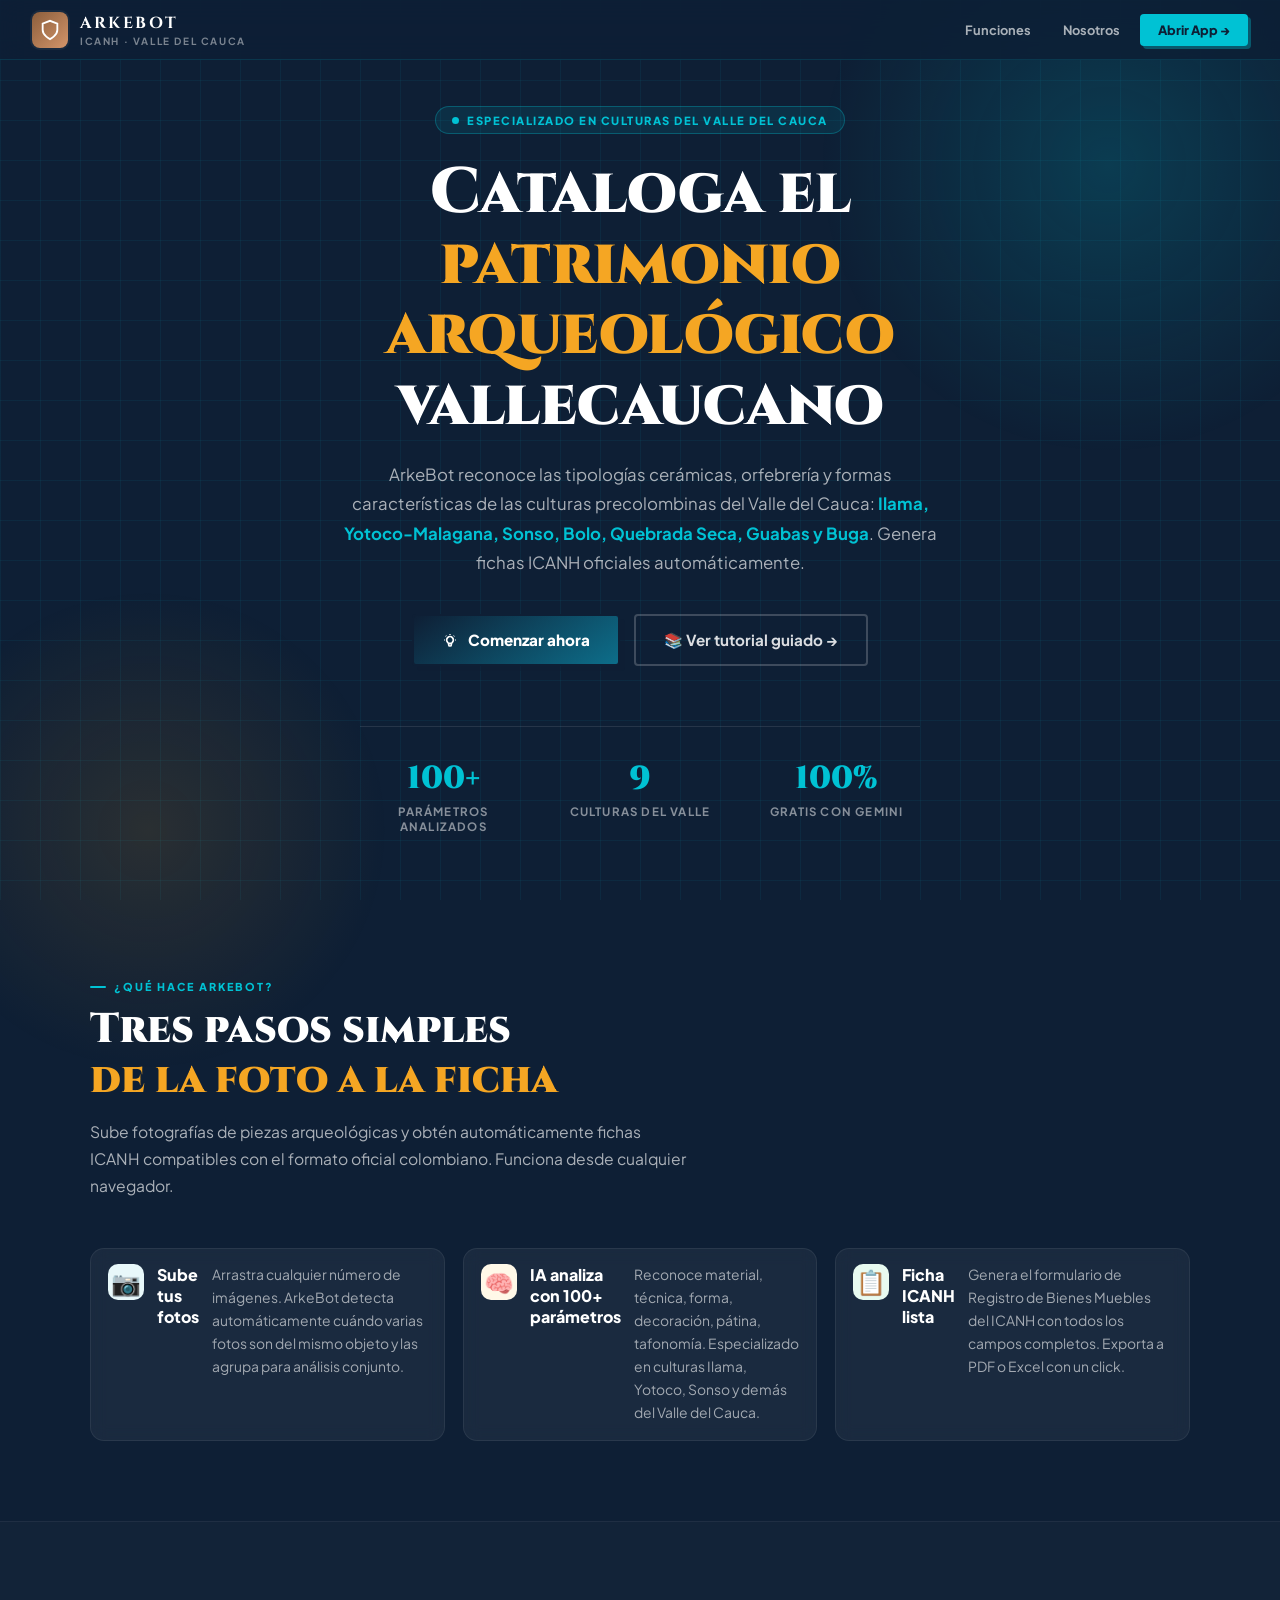
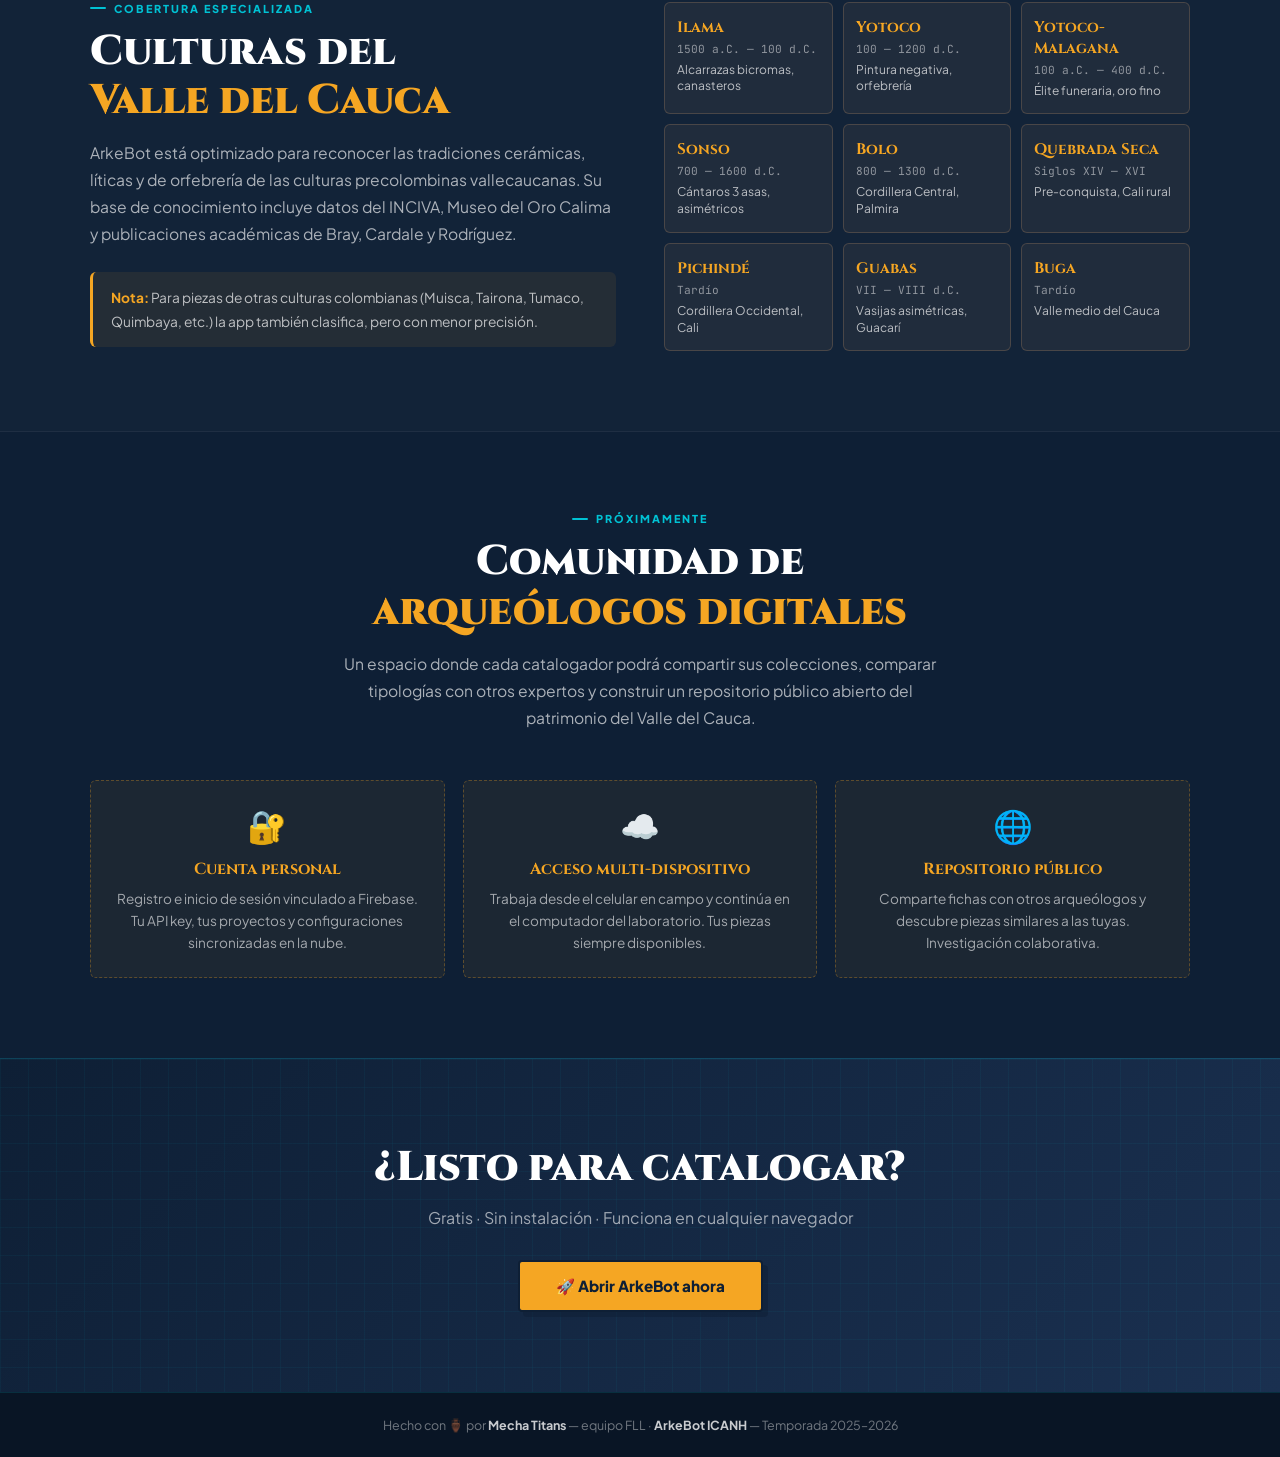
<file: index.html>
<!DOCTYPE html>
<html lang="es">
<head>
<meta charset="UTF-8">
<meta name="viewport" content="width=device-width, initial-scale=1.0">
<title>ArkeBot ICANH — Catalogación arqueológica del Valle del Cauca</title>
<link href="https://fonts.googleapis.com/css2?family=Plus+Jakarta+Sans:wght@400;500;600;700;800;900&family=Cinzel:wght@400;600;700;900&family=JetBrains+Mono:wght@400;700&display=swap" rel="stylesheet">
<link rel="stylesheet" href="shared.css">
</head>
<body class="page-landing">

<div class="grid-bg"></div>
<div class="glow-cyan"></div>
<div class="glow-amber"></div>

<!-- NAV -->
<nav class="nav">
  <a class="nav-logo" href="index.html">
    <div class="nav-mark"><svg width="22" height="22" fill="none" viewBox="0 0 24 24" stroke="white" stroke-width="2"><path d="M12 22s8-4 8-10V5l-8-3-8 3v7c0 6 8 10 8 10z"/></svg></div>
    <div>
      <div class="nav-brand">ARKEBOT</div>
      <div class="nav-tag">ICANH · Valle del Cauca</div>
    </div>
  </a>
  <div class="nav-right">
    <a href="features.html" class="nav-link">Funciones</a>
    <a href="about.html" class="nav-link">Nosotros</a>
    <a href="app.html" class="nav-btn">Abrir App →</a>
  </div>
  <button class="hamburger" id="ham" onclick="toggleMenu()"><span></span><span></span><span></span></button>
</nav>
<div class="mob-menu" id="mob">
  <a href="features.html" onclick="toggleMenu()">⚙️ Funciones</a>
  <a href="about.html" onclick="toggleMenu()">👥 Nosotros</a>
  <a href="app.html" class="m-app">🚀 Abrir App</a>
</div>

<!-- HERO -->
<section class="hero">
  <div class="hero-inner">
    <div class="badge">
      <span class="badge-dot"></span>
      ESPECIALIZADO EN CULTURAS DEL VALLE DEL CAUCA
    </div>
    <h1 class="hero-title">
      Cataloga el<br>
      <span class="hero-accent">patrimonio arqueológico</span><br>
      vallecaucano
    </h1>
    <p class="hero-desc">
      ArkeBot reconoce las tipologías cerámicas, orfebrería y formas características de las culturas precolombinas del Valle del Cauca: <strong>Ilama, Yotoco-Malagana, Sonso, Bolo, Quebrada Seca, Guabas y Buga</strong>. Genera fichas ICANH oficiales automáticamente.
    </p>
    <div class="hero-buttons">
      <a href="app.html" class="btn-primary">
        <svg width="16" height="16" fill="none" viewBox="0 0 24 24" stroke="currentColor" stroke-width="2.5"><path d="M9.663 17h4.673M12 3v1m6.364 1.636l-.707.707M21 12h-1M4 12H3m3.343-5.657l-.707-.707m2.828 9.9a5 5 0 117.072 0l-.548.547A3.374 3.374 0 0014 18.469V19a2 2 0 11-4 0v-.531c0-.895-.356-1.754-.988-2.386l-.548-.547z"/></svg>
        Comenzar ahora
      </a>
      <a href="app.html?tutorial=1" class="btn-secondary">📚 Ver tutorial guiado →</a>
    </div>

    <div class="hero-stats">
      <div class="hstat">
        <div class="hstat-num">100+</div>
        <div class="hstat-lbl">parámetros analizados</div>
      </div>
      <div class="hstat">
        <div class="hstat-num">9</div>
        <div class="hstat-lbl">culturas del Valle</div>
      </div>
      <div class="hstat">
        <div class="hstat-num">100%</div>
        <div class="hstat-lbl">gratis con Gemini</div>
      </div>
    </div>
  </div>
</section>

<!-- WHAT IT DOES -->
<section class="section">
  <div class="sec-in">
    <div class="reveal">
      <div class="sec-hl">¿Qué hace ArkeBot?</div>
      <h2 class="sec-title">Tres pasos simples<br><span>de la foto a la ficha</span></h2>
      <p class="sec-desc">Sube fotografías de piezas arqueológicas y obtén automáticamente fichas ICANH compatibles con el formato oficial colombiano. Funciona desde cualquier navegador.</p>
    </div>

    <div class="feat-grid">
      <div class="fcard reveal">
        <div class="ficon" style="background:#E8F8FA">📷</div>
        <div class="ftitle">Sube tus fotos</div>
        <p class="fdesc">Arrastra cualquier número de imágenes. ArkeBot detecta automáticamente cuándo varias fotos son del mismo objeto y las agrupa para análisis conjunto.</p>
      </div>
      <div class="fcard reveal d1">
        <div class="ficon" style="background:#FFF8E8">🧠</div>
        <div class="ftitle">IA analiza con 100+ parámetros</div>
        <p class="fdesc">Reconoce material, técnica, forma, decoración, pátina, tafonomía. Especializado en culturas Ilama, Yotoco, Sonso y demás del Valle del Cauca.</p>
      </div>
      <div class="fcard reveal d2">
        <div class="ficon" style="background:#E8FAF0">📋</div>
        <div class="ftitle">Ficha ICANH lista</div>
        <p class="fdesc">Genera el formulario de Registro de Bienes Muebles del ICANH con todos los campos completos. Exporta a PDF o Excel con un click.</p>
      </div>
    </div>
  </div>
</section>

<!-- COVERAGE -->
<section class="section section-alt">
  <div class="sec-in">
    <div class="two-col">
      <div class="reveal">
        <div class="sec-hl">Cobertura especializada</div>
        <h2 class="sec-title">Culturas del<br><span>Valle del Cauca</span></h2>
        <p class="sec-desc">ArkeBot está optimizado para reconocer las tradiciones cerámicas, líticas y de orfebrería de las culturas precolombinas vallecaucanas. Su base de conocimiento incluye datos del INCIVA, Museo del Oro Calima y publicaciones académicas de Bray, Cardale y Rodríguez.</p>
        <div style="margin-top:24px;padding:14px 18px;background:rgba(245,166,35,0.08);border-left:3px solid var(--gold);border-radius:6px;font-size:0.86rem;color:rgba(255,255,255,0.7);line-height:1.7">
          <strong style="color:var(--gold)">Nota:</strong> Para piezas de otras culturas colombianas (Muisca, Tairona, Tumaco, Quimbaya, etc.) la app también clasifica, pero con menor precisión.
        </div>
      </div>
      <div class="culture-grid reveal d1">
        <div class="culture-card">
          <div class="culture-name">Ilama</div>
          <div class="culture-period">1500 a.C. — 100 d.C.</div>
          <div class="culture-feat">Alcarrazas bicromas, canasteros</div>
        </div>
        <div class="culture-card">
          <div class="culture-name">Yotoco</div>
          <div class="culture-period">100 — 1200 d.C.</div>
          <div class="culture-feat">Pintura negativa, orfebrería</div>
        </div>
        <div class="culture-card">
          <div class="culture-name">Yotoco-Malagana</div>
          <div class="culture-period">100 a.C. — 400 d.C.</div>
          <div class="culture-feat">Élite funeraria, oro fino</div>
        </div>
        <div class="culture-card">
          <div class="culture-name">Sonso</div>
          <div class="culture-period">700 — 1600 d.C.</div>
          <div class="culture-feat">Cántaros 3 asas, asimétricos</div>
        </div>
        <div class="culture-card">
          <div class="culture-name">Bolo</div>
          <div class="culture-period">800 — 1300 d.C.</div>
          <div class="culture-feat">Cordillera Central, Palmira</div>
        </div>
        <div class="culture-card">
          <div class="culture-name">Quebrada Seca</div>
          <div class="culture-period">Siglos XIV — XVI</div>
          <div class="culture-feat">Pre-conquista, Cali rural</div>
        </div>
        <div class="culture-card">
          <div class="culture-name">Pichindé</div>
          <div class="culture-period">Tardío</div>
          <div class="culture-feat">Cordillera Occidental, Cali</div>
        </div>
        <div class="culture-card">
          <div class="culture-name">Guabas</div>
          <div class="culture-period">VII — VIII d.C.</div>
          <div class="culture-feat">Vasijas asimétricas, Guacarí</div>
        </div>
        <div class="culture-card">
          <div class="culture-name">Buga</div>
          <div class="culture-period">Tardío</div>
          <div class="culture-feat">Valle medio del Cauca</div>
        </div>
      </div>
    </div>
  </div>
</section>

<!-- COMMUNITY TEASER -->
<section class="section">
  <div class="sec-in">
    <div class="reveal" style="text-align:center;max-width:680px;margin:0 auto 40px">
      <div class="sec-hl" style="justify-content:center">Próximamente</div>
      <h2 class="sec-title">Comunidad de<br><span>arqueólogos digitales</span></h2>
      <p class="sec-desc" style="margin:0 auto">Un espacio donde cada catalogador podrá compartir sus colecciones, comparar tipologías con otros expertos y construir un repositorio público abierto del patrimonio del Valle del Cauca.</p>
    </div>

    <div class="upcoming-grid">
      <div class="up-card reveal">
        <div class="up-icon">🔐</div>
        <div class="up-title">Cuenta personal</div>
        <p class="up-desc">Registro e inicio de sesión vinculado a Firebase. Tu API key, tus proyectos y configuraciones sincronizadas en la nube.</p>
      </div>
      <div class="up-card reveal d1">
        <div class="up-icon">☁️</div>
        <div class="up-title">Acceso multi-dispositivo</div>
        <p class="up-desc">Trabaja desde el celular en campo y continúa en el computador del laboratorio. Tus piezas siempre disponibles.</p>
      </div>
      <div class="up-card reveal d2">
        <div class="up-icon">🌐</div>
        <div class="up-title">Repositorio público</div>
        <p class="up-desc">Comparte fichas con otros arqueólogos y descubre piezas similares a las tuyas. Investigación colaborativa.</p>
      </div>
    </div>
  </div>
</section>

<!-- CTA -->
<section class="cta-bar">
  <div class="cta-in">
    <h2 class="cta-title">¿Listo para catalogar?</h2>
    <p class="cta-sub">Gratis · Sin instalación · Funciona en cualquier navegador</p>
    <a href="app.html" class="btn-gold">🚀 Abrir ArkeBot ahora</a>
  </div>
</section>

<footer>
  <p>Hecho con 🏺 por <strong>Mecha Titans</strong> — equipo FLL · <strong>ArkeBot ICANH</strong> — Temporada 2025–2026</p>
</footer>

<script src="shared.js"></script>
</body>
</html>
</file>
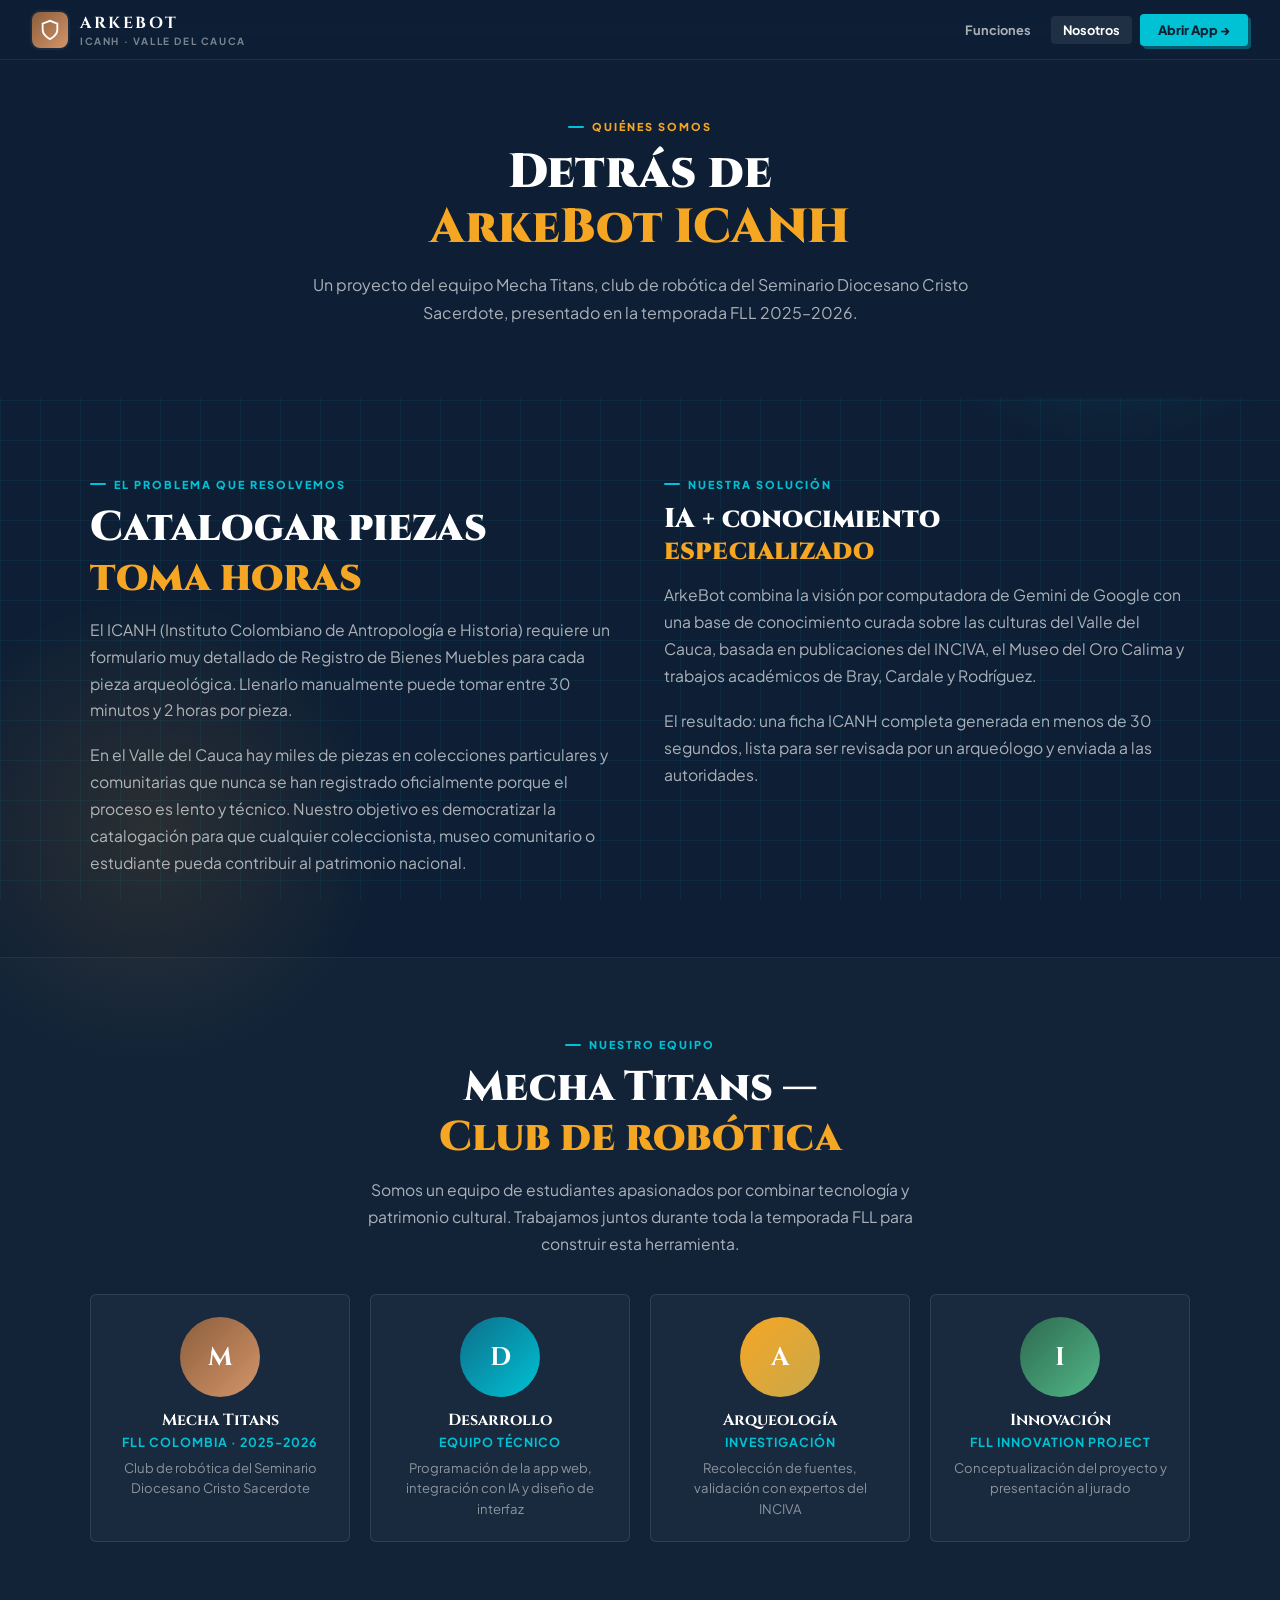
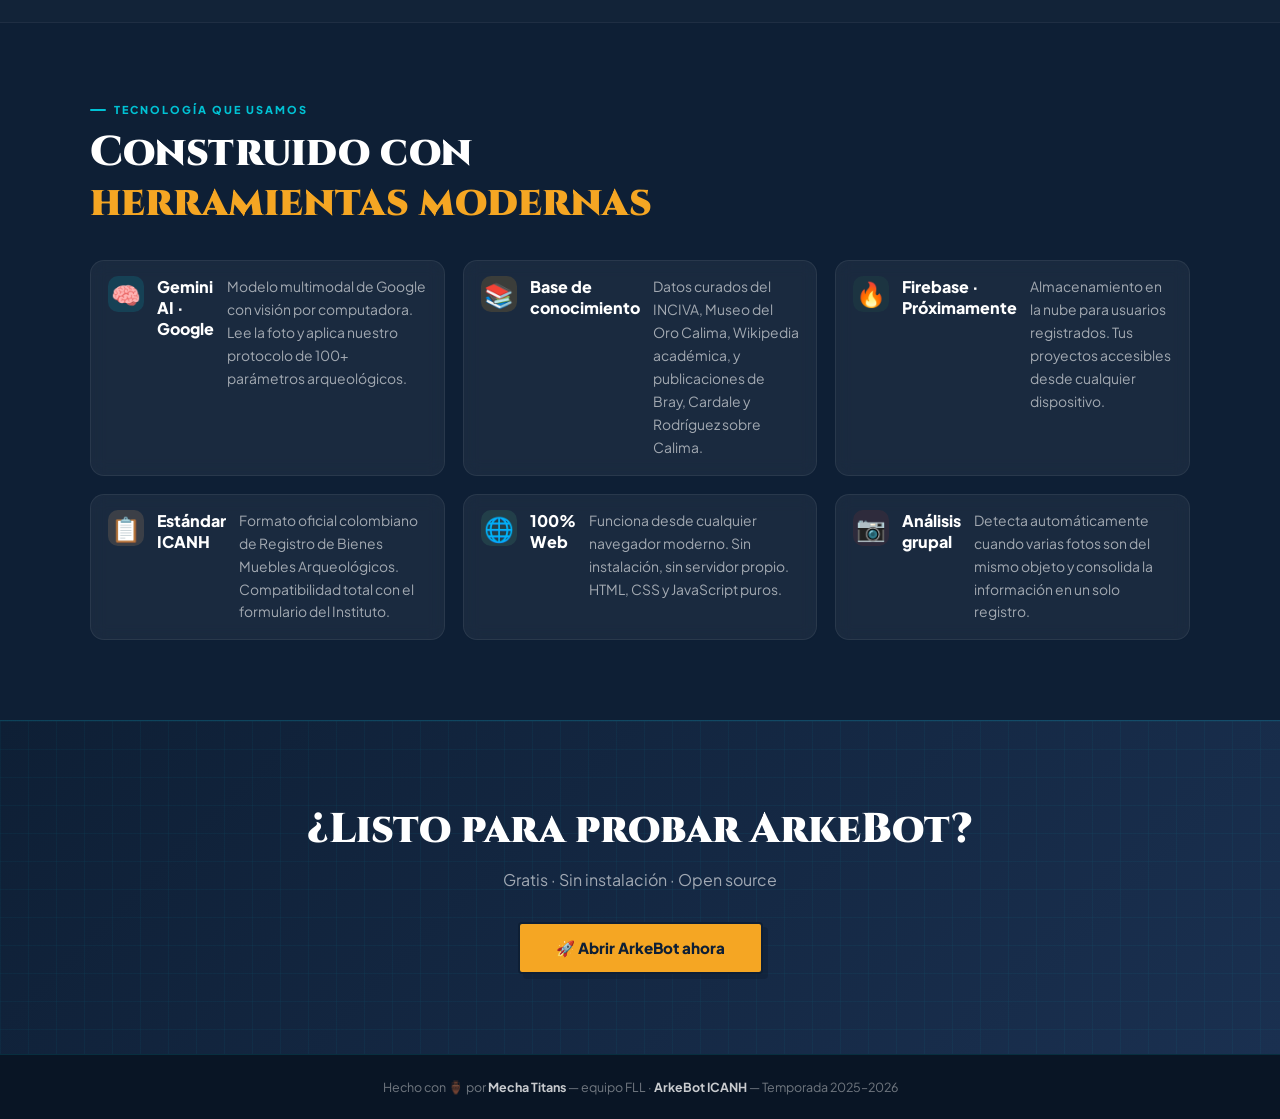
<file: about.html>
<!DOCTYPE html>
<html lang="es">
<head>
<meta charset="UTF-8">
<meta name="viewport" content="width=device-width, initial-scale=1.0">
<title>Nosotros — ArkeBot ICANH</title>
<link href="https://fonts.googleapis.com/css2?family=Plus+Jakarta+Sans:wght@400;500;600;700;800;900&family=Cinzel:wght@400;600;700;900&family=JetBrains+Mono:wght@400;700&display=swap" rel="stylesheet">
<link rel="stylesheet" href="shared.css">
</head>
<body class="page-landing">

<div class="grid-bg"></div>
<div class="glow-cyan"></div>
<div class="glow-amber"></div>

<nav class="nav">
  <a class="nav-logo" href="index.html">
    <div class="nav-mark"><svg width="22" height="22" fill="none" viewBox="0 0 24 24" stroke="white" stroke-width="2"><path d="M12 22s8-4 8-10V5l-8-3-8 3v7c0 6 8 10 8 10z"/></svg></div>
    <div><div class="nav-brand">ARKEBOT</div><div class="nav-tag">ICANH · Valle del Cauca</div></div>
  </a>
  <div class="nav-right">
    <a href="features.html" class="nav-link">Funciones</a>
    <a href="about.html" class="nav-link" style="color:#fff;background:rgba(255,255,255,0.08)">Nosotros</a>
    <a href="app.html" class="nav-btn">Abrir App →</a>
  </div>
  <button class="hamburger" id="ham" onclick="toggleMenu()"><span></span><span></span><span></span></button>
</nav>
<div class="mob-menu" id="mob">
  <a href="index.html" onclick="toggleMenu()">🏠 Inicio</a>
  <a href="features.html" onclick="toggleMenu()">⚙️ Funciones</a>
  <a href="app.html" class="m-app">🚀 Abrir App</a>
</div>

<div class="page-hero">
  <div class="ph-inner">
    <div class="sec-hl" style="justify-content:center;color:var(--gold)">Quiénes somos</div>
    <h1 class="ph-title">Detrás de<br><span>ArkeBot ICANH</span></h1>
    <p class="ph-desc">Un proyecto del equipo Mecha Titans, club de robótica del Seminario Diocesano Cristo Sacerdote, presentado en la temporada FLL 2025–2026.</p>
  </div>
</div>

<section class="section">
  <div class="sec-in">
    <div class="two-col">
      <div class="reveal">
        <div class="sec-hl">El problema que resolvemos</div>
        <h2 class="sec-title">Catalogar piezas<br><span>toma horas</span></h2>
        <p class="sec-desc" style="margin-bottom:18px">El ICANH (Instituto Colombiano de Antropología e Historia) requiere un formulario muy detallado de Registro de Bienes Muebles para cada pieza arqueológica. Llenarlo manualmente puede tomar entre 30 minutos y 2 horas por pieza.</p>
        <p class="sec-desc">En el Valle del Cauca hay miles de piezas en colecciones particulares y comunitarias que nunca se han registrado oficialmente porque el proceso es lento y técnico. Nuestro objetivo es democratizar la catalogación para que cualquier coleccionista, museo comunitario o estudiante pueda contribuir al patrimonio nacional.</p>
      </div>
      <div class="reveal d1">
        <div class="sec-hl">Nuestra solución</div>
        <h2 class="sec-title" style="font-size:1.7rem">IA + conocimiento<br><span>especializado</span></h2>
        <p class="sec-desc" style="margin-bottom:18px">ArkeBot combina la visión por computadora de Gemini de Google con una base de conocimiento curada sobre las culturas del Valle del Cauca, basada en publicaciones del INCIVA, el Museo del Oro Calima y trabajos académicos de Bray, Cardale y Rodríguez.</p>
        <p class="sec-desc">El resultado: una ficha ICANH completa generada en menos de 30 segundos, lista para ser revisada por un arqueólogo y enviada a las autoridades.</p>
      </div>
    </div>
  </div>
</section>

<section class="section section-alt">
  <div class="sec-in">
    <div class="reveal" style="text-align:center;max-width:680px;margin:0 auto">
      <div class="sec-hl" style="justify-content:center">Nuestro equipo</div>
      <h2 class="sec-title">Mecha Titans —<br><span>Club de robótica</span></h2>
      <p class="sec-desc" style="margin:0 auto 12px">Somos un equipo de estudiantes apasionados por combinar tecnología y patrimonio cultural. Trabajamos juntos durante toda la temporada FLL para construir esta herramienta.</p>
    </div>

    <div class="team-grid">
      <div class="team-card reveal">
        <div class="team-photo">M</div>
        <div class="team-name">Mecha Titans</div>
        <div class="team-role">FLL Colombia · 2025-2026</div>
        <div class="team-desc">Club de robótica del Seminario Diocesano Cristo Sacerdote</div>
      </div>
      <div class="team-card reveal d1">
        <div class="team-photo" style="background:linear-gradient(135deg,#0D6E8A,#00C2D4)">D</div>
        <div class="team-name">Desarrollo</div>
        <div class="team-role">Equipo técnico</div>
        <div class="team-desc">Programación de la app web, integración con IA y diseño de interfaz</div>
      </div>
      <div class="team-card reveal d2">
        <div class="team-photo" style="background:linear-gradient(135deg,#F5A623,#C9A84C)">A</div>
        <div class="team-name">Arqueología</div>
        <div class="team-role">Investigación</div>
        <div class="team-desc">Recolección de fuentes, validación con expertos del INCIVA</div>
      </div>
      <div class="team-card reveal d3">
        <div class="team-photo" style="background:linear-gradient(135deg,#2D6A4F,#52B788)">I</div>
        <div class="team-name">Innovación</div>
        <div class="team-role">FLL Innovation Project</div>
        <div class="team-desc">Conceptualización del proyecto y presentación al jurado</div>
      </div>
    </div>
  </div>
</section>

<section class="section">
  <div class="sec-in">
    <div class="reveal">
      <div class="sec-hl">Tecnología que usamos</div>
      <h2 class="sec-title">Construido con<br><span>herramientas modernas</span></h2>
    </div>
    <div class="feat-grid" style="margin-top:32px">
      <div class="fcard reveal">
        <div class="ficon" style="background:rgba(0,194,212,0.15);color:var(--cyan)">🧠</div>
        <div class="ftitle">Gemini AI · Google</div>
        <p class="fdesc">Modelo multimodal de Google con visión por computadora. Lee la foto y aplica nuestro protocolo de 100+ parámetros arqueológicos.</p>
      </div>
      <div class="fcard reveal d1">
        <div class="ficon" style="background:rgba(245,166,35,0.15);color:var(--gold)">📚</div>
        <div class="ftitle">Base de conocimiento</div>
        <p class="fdesc">Datos curados del INCIVA, Museo del Oro Calima, Wikipedia académica, y publicaciones de Bray, Cardale y Rodríguez sobre Calima.</p>
      </div>
      <div class="fcard reveal d2">
        <div class="ficon" style="background:rgba(45,106,79,0.15);color:var(--jade-light)">🔥</div>
        <div class="ftitle">Firebase · Próximamente</div>
        <p class="fdesc">Almacenamiento en la nube para usuarios registrados. Tus proyectos accesibles desde cualquier dispositivo.</p>
      </div>
      <div class="fcard reveal">
        <div class="ficon" style="background:rgba(196,149,106,0.2);color:var(--arcilla)">📋</div>
        <div class="ftitle">Estándar ICANH</div>
        <p class="fdesc">Formato oficial colombiano de Registro de Bienes Muebles Arqueológicos. Compatibilidad total con el formulario del Instituto.</p>
      </div>
      <div class="fcard reveal d1">
        <div class="ficon" style="background:rgba(82,183,136,0.15);color:var(--jade-light)">🌐</div>
        <div class="ftitle">100% Web</div>
        <p class="fdesc">Funciona desde cualquier navegador moderno. Sin instalación, sin servidor propio. HTML, CSS y JavaScript puros.</p>
      </div>
      <div class="fcard reveal d2">
        <div class="ficon" style="background:rgba(192,57,43,0.12);color:#E74C3C">📷</div>
        <div class="ftitle">Análisis grupal</div>
        <p class="fdesc">Detecta automáticamente cuando varias fotos son del mismo objeto y consolida la información en un solo registro.</p>
      </div>
    </div>
  </div>
</section>

<section class="cta-bar">
  <div class="cta-in">
    <h2 class="cta-title">¿Listo para probar ArkeBot?</h2>
    <p class="cta-sub">Gratis · Sin instalación · Open source</p>
    <a href="app.html" class="btn-gold">🚀 Abrir ArkeBot ahora</a>
  </div>
</section>

<footer>
  <p>Hecho con 🏺 por <strong>Mecha Titans</strong> — equipo FLL · <strong>ArkeBot ICANH</strong> — Temporada 2025–2026</p>
</footer>

<script src="shared.js"></script>
</body>
</html>
</file>
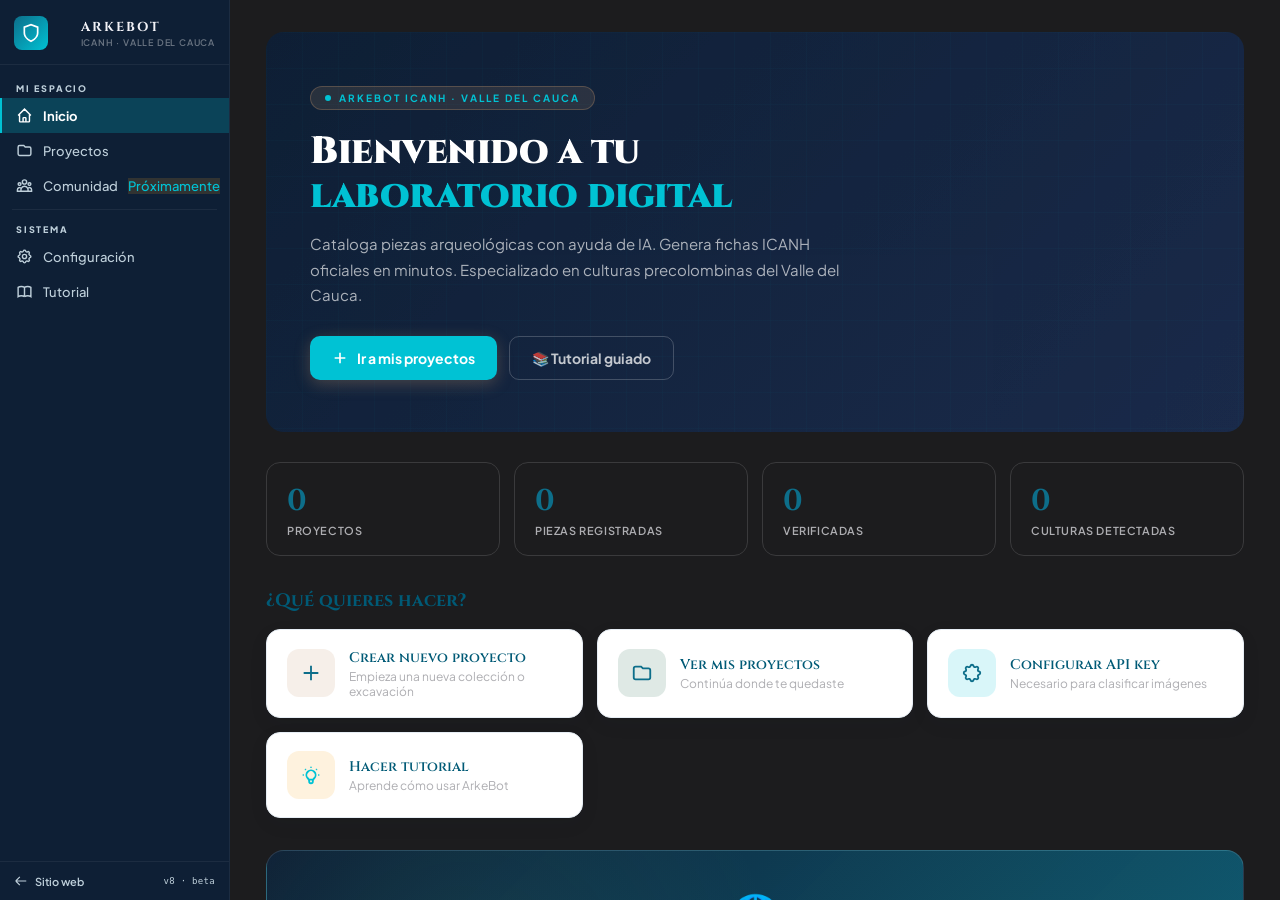
<file: app.html>
<!DOCTYPE html>
<html lang="es">

<head>
  <meta charset="UTF-8">
  <meta name="viewport" content="width=device-width,initial-scale=1.0">
  <title>ArkeBot ICANH — Clasificador Arqueológico Valle del Cauca</title>
  <link rel="preconnect" href="https://fonts.googleapis.com">
  <link rel="preconnect" href="https://fonts.gstatic.com" crossorigin>
  <link
    href="https://fonts.googleapis.com/css2?family=Cinzel:wght@400;600;700;900&family=Plus+Jakarta+Sans:wght@300;400;500;600;700;800&display=swap"
    rel="stylesheet">
  <link rel="stylesheet" href="shared.css">
</head>

<body>


  <!-- ========= APP SHELL: SIDEBAR ========= -->
  <div class="app-shell app-layout" id="appShell">
    <aside class="app-sidebar">
      <div class="sb-logo">
        <div class="sb-mark"><svg width="20" height="20" fill="none" viewBox="0 0 24 24" stroke="white"
            stroke-width="2">
            <path d="M12 22s8-4 8-10V5l-8-3-8 3v7c0 6 8 10 8 10z" />
          </svg></div>
        <div>
          <div class="sb-brand">ARKEBOT</div>
          <div class="sb-tag">ICANH · Valle del Cauca</div>
        </div>
      </div>
      <nav class="sb-nav" id="sidebarNav">
        <div class="sb-section-label">Mi espacio</div>
        <div class="sb-item active" data-action="nav" data-screen="screen-home">
          <svg class="sb-icon" fill="none" viewBox="0 0 24 24" stroke="currentColor" stroke-width="2">
            <path
              d="M3 12l2-2m0 0l7-7 7 7M5 10v10a1 1 0 001 1h3m10-11l2 2m-2-2v10a1 1 0 01-1 1h-3m-6 0a1 1 0 001-1v-4a1 1 0 011-1h2a1 1 0 011 1v4a1 1 0 001 1m-6 0h6" />
          </svg>
          Inicio
        </div>
        <div class="sb-item" data-action="nav" data-screen="screen-projects">
          <svg class="sb-icon" fill="none" viewBox="0 0 24 24" stroke="currentColor" stroke-width="2">
            <path d="M3 7v10a2 2 0 002 2h14a2 2 0 002-2V9a2 2 0 00-2-2h-6l-2-2H5a2 2 0 00-2 2z" />
          </svg>
          Proyectos
        </div>
        <div class="sb-item" data-action="nav" data-screen="screen-community">
          <svg class="sb-icon" fill="none" viewBox="0 0 24 24" stroke="currentColor" stroke-width="2">
            <path
              d="M17 20h5v-2a3 3 0 00-5.356-1.857M17 20H7m10 0v-2c0-.656-.126-1.283-.356-1.857M7 20H2v-2a3 3 0 015.356-1.857M7 20v-2c0-.656.126-1.283.356-1.857m0 0a5.002 5.002 0 019.288 0M15 7a3 3 0 11-6 0 3 3 0 016 0zm6 3a2 2 0 11-4 0 2 2 0 014 0zM7 10a2 2 0 11-4 0 2 2 0 014 0z" />
          </svg>
          Comunidad
          <span class="sb-soon">Próximamente</span>
        </div>
        <div class="sb-divider"></div>
        <div class="sb-section-label">Sistema</div>
        <div class="sb-item" data-action="nav" data-screen="screen-config">
          <svg class="sb-icon" fill="none" viewBox="0 0 24 24" stroke="currentColor" stroke-width="2">
            <path
              d="M10.325 4.317c.426-1.756 2.924-1.756 3.35 0a1.724 1.724 0 002.573 1.066c1.543-.94 3.31.826 2.37 2.37a1.724 1.724 0 001.065 2.572c1.756.426 1.756 2.924 0 3.35a1.724 1.724 0 00-1.066 2.573c.94 1.543-.826 3.31-2.37 2.37a1.724 1.724 0 00-2.572 1.065c-.426 1.756-2.924 1.756-3.35 0a1.724 1.724 0 00-2.573-1.066c-1.543.94-3.31-.826-2.37-2.37a1.724 1.724 0 00-1.065-2.572c-1.756-.426-1.756-2.924 0-3.35a1.724 1.724 0 001.066-2.573c-.94-1.543.826-3.31 2.37-2.37.996.608 2.296.07 2.572-1.065z" />
            <path d="M15 12a3 3 0 11-6 0 3 3 0 016 0z" />
          </svg>
          Configuración
        </div>
        <div class="sb-item" data-action="tutorial">
          <svg class="sb-icon" fill="none" viewBox="0 0 24 24" stroke="currentColor" stroke-width="2">
            <path
              d="M12 6.253v13m0-13C10.832 5.477 9.246 5 7.5 5S4.168 5.477 3 6.253v13C4.168 18.477 5.754 18 7.5 18s3.332.477 4.5 1.253m0-13C13.168 5.477 14.754 5 16.5 5c1.747 0 3.332.477 4.5 1.253v13C19.832 18.477 18.247 18 16.5 18c-1.746 0-3.332.477-4.5 1.253" />
          </svg>
          Tutorial
        </div>
      </nav>
      <div class="sb-foot">
        <a href="index.html" class="sb-back">
          <svg width="14" height="14" fill="none" viewBox="0 0 24 24" stroke="currentColor" stroke-width="2">
            <path d="M10 19l-7-7m0 0l7-7m-7 7h18" />
          </svg>
          Sitio web
        </a>
        <div class="sb-version">v8 · beta</div>
      </div>
    </aside>

    <main class="app-main">

      <!-- ========= INICIO (dentro de la app) ========= -->
      <div class="screen active" id="screen-home">
        <div class="screen-content">
          <div class="inicio-hero">
            <div class="inicio-hero-bg"></div>
            <div class="inicio-hero-content">
              <div class="inicio-eyebrow">
                <span class="ie-dot"></span>
                ARKEBOT ICANH · VALLE DEL CAUCA
              </div>
              <h1 class="inicio-title">Bienvenido a tu<br><span>laboratorio digital</span></h1>
              <p class="inicio-desc">Cataloga piezas arqueológicas con ayuda de IA. Genera fichas ICANH oficiales en
                minutos. Especializado en culturas precolombinas del Valle del Cauca.</p>
              <div class="inicio-actions">
                <button class="btn-cta-primary" onclick="appNavTo('screen-projects')">
                  <svg width="16" height="16" fill="none" viewBox="0 0 24 24" stroke="currentColor" stroke-width="2.5">
                    <path d="M12 4v16m8-8H4" />
                  </svg>
                  Ir a mis proyectos
                </button>
                <button class="btn-cta-secondary" onclick="startTutorial()">
                  📚 Tutorial guiado
                </button>
              </div>
            </div>
          </div>

          <div class="inicio-stats" id="inicioStats">
            <!-- Llenado dinámico -->
          </div>

          <!-- Quick actions -->
          <div class="inicio-quick">
            <div class="inicio-quick-title">¿Qué quieres hacer?</div>
            <div class="quick-grid">
              <div class="quick-card" onclick="openNewProjModal()">
                <div class="quick-icon" style="background:rgba(196,149,106,0.15);color:var(--tierra)">
                  <svg width="22" height="22" fill="none" viewBox="0 0 24 24" stroke="currentColor" stroke-width="2">
                    <path d="M12 4v16m8-8H4" />
                  </svg>
                </div>
                <div class="quick-text">
                  <div class="quick-name">Crear nuevo proyecto</div>
                  <div class="quick-desc">Empieza una nueva colección o excavación</div>
                </div>
              </div>
              <div class="quick-card" onclick="appNavTo('screen-projects')">
                <div class="quick-icon" style="background:rgba(45,106,79,0.15);color:var(--jade)">
                  <svg width="22" height="22" fill="none" viewBox="0 0 24 24" stroke="currentColor" stroke-width="2">
                    <path d="M3 7v10a2 2 0 002 2h14a2 2 0 002-2V9a2 2 0 00-2-2h-6l-2-2H5a2 2 0 00-2 2z" />
                  </svg>
                </div>
                <div class="quick-text">
                  <div class="quick-name">Ver mis proyectos</div>
                  <div class="quick-desc">Continúa donde te quedaste</div>
                </div>
              </div>
              <div class="quick-card" onclick="appNavTo('screen-config')">
                <div class="quick-icon" style="background:rgba(0,194,212,0.15);color:var(--teal)">
                  <svg width="22" height="22" fill="none" viewBox="0 0 24 24" stroke="currentColor" stroke-width="2">
                    <path
                      d="M10.325 4.317c.426-1.756 2.924-1.756 3.35 0a1.724 1.724 0 002.573 1.066c1.543-.94 3.31.826 2.37 2.37a1.724 1.724 0 001.065 2.572c1.756.426 1.756 2.924 0 3.35a1.724 1.724 0 00-1.066 2.573c.94 1.543-.826 3.31-2.37 2.37a1.724 1.724 0 00-2.572 1.065c-.426 1.756-2.924 1.756-3.35 0a1.724 1.724 0 00-2.573-1.066c-1.543.94-3.31-.826-2.37-2.37a1.724 1.724 0 00-1.065-2.572c-1.756-.426-1.756-2.924 0-3.35a1.724 1.724 0 001.066-2.573c-.94-1.543.826-3.31 2.37-2.37.996.608 2.296.07 2.572-1.065z" />
                  </svg>
                </div>
                <div class="quick-text">
                  <div class="quick-name">Configurar API key</div>
                  <div class="quick-desc">Necesario para clasificar imágenes</div>
                </div>
              </div>
              <div class="quick-card" onclick="startTutorial()">
                <div class="quick-icon" style="background:rgba(245,166,35,0.15);color:var(--gold)">
                  <svg width="22" height="22" fill="none" viewBox="0 0 24 24" stroke="currentColor" stroke-width="2">
                    <path
                      d="M9.663 17h4.673M12 3v1m6.364 1.636l-.707.707M21 12h-1M4 12H3m3.343-5.657l-.707-.707m2.828 9.9a5 5 0 117.072 0l-.548.547A3.374 3.374 0 0014 18.469V19a2 2 0 11-4 0v-.531c0-.895-.356-1.754-.988-2.386l-.548-.547z" />
                  </svg>
                </div>
                <div class="quick-text">
                  <div class="quick-name">Hacer tutorial</div>
                  <div class="quick-desc">Aprende cómo usar ArkeBot</div>
                </div>
              </div>
            </div>
          </div>

          <!-- Comunidad teaser -->
          <div class="inicio-community">
            <div class="ic-bg"></div>
            <div class="ic-content">
              <div class="ic-icon">🌐</div>
              <div class="ic-title">Comunidad ArkeBot</div>
              <div class="ic-desc">Próximamente: comparte tus colecciones con otros arqueólogos del Valle del Cauca,
                descubre piezas similares y colabora en investigaciones.</div>
              <div class="ic-tag">PRÓXIMAMENTE</div>
              <button class="btn-link" onclick="appNavTo('screen-community')">Ver más →</button>
            </div>
          </div>
        </div>
      </div>

      <!-- ========= CONFIG ========= -->
      <div class="screen" id="screen-config">
        <div style="max-width:700px;margin:0 auto;padding:32px 28px;">

          <!-- PESTAÑAS -->
          <div
            style="display:flex;gap:4px;background:#F5F0E8;border-radius:14px;padding:5px;margin-bottom:28px;border:1px solid #E8DDD0;">
            <button onclick="switchCfgTab('cfg-conexion',this)"
              style="flex:1;padding:10px 14px;border:none;border-radius:10px;font-family:'Plus Jakarta Sans',sans-serif;font-size:13px;font-weight:700;cursor:pointer;background:#fff;color:#5C3D20;box-shadow:0 2px 10px rgba(44,24,16,0.12);"
              id="cfgTab1">🔑 API y conexión</button>
            <button onclick="switchCfgTab('cfg-personal',this)"
              style="flex:1;padding:10px 14px;border:none;border-radius:10px;font-family:'Plus Jakarta Sans',sans-serif;font-size:13px;font-weight:700;cursor:pointer;background:transparent;color:#6B4226;"
              id="cfgTab2">🎨 Personalización</button>
            <button onclick="switchCfgTab('cfg-datos',this)"
              style="flex:1;padding:10px 14px;border:none;border-radius:10px;font-family:'Plus Jakarta Sans',sans-serif;font-size:13px;font-weight:700;cursor:pointer;background:transparent;color:#6B4226;"
              id="cfgTab3">☁️ Datos y nube</button>
          </div>

          <!-- PANEL 1: API y conexión -->
          <div id="cfg-conexion">
            <div style="margin-bottom:24px;padding-bottom:16px;border-bottom:2px solid #E8DDD0;">
              <div style="font-family:'Cinzel',serif;font-size:22px;font-weight:700;color:#5C3D20;margin-bottom:5px;">
                Conecta ArkeBot</div>
              <div style="font-size:14px;color:#6B4226;line-height:1.6;">Sigue estos pasos <strong>una sola
                  vez</strong>. Después solo subes fotos y la IA hace el resto.</div>
            </div>

            <!-- Paso 1 -->
            <div
              style="display:flex;gap:18px;align-items:flex-start;background:#fff;border:1.5px solid #E8DDD0;border-radius:16px;padding:22px 24px;margin-bottom:14px;box-shadow:0 2px 12px rgba(44,24,16,0.05);">
              <div id="step1num"
                style="width:38px;height:38px;min-width:38px;border-radius:50%;background:linear-gradient(135deg,#8B5E3C,#C4956A);color:#fff;font-family:'Cinzel',serif;font-weight:700;font-size:16px;display:flex;align-items:center;justify-content:center;box-shadow:0 4px 12px rgba(139,94,60,0.4);">
                1</div>
              <div style="flex:1;min-width:0;">
                <div
                  style="font-family:'Cinzel',serif;font-size:14px;font-weight:700;color:#5C3D20;margin-bottom:6px;display:flex;align-items:center;gap:8px;">
                  Conectar con Google Drive
                  <span
                    style="background:#E8DDD0;color:#6B4226;font-size:10px;font-weight:800;padding:2px 8px;border-radius:20px;font-family:'Plus Jakarta Sans',sans-serif;text-transform:uppercase;">Opcional</span>
                </div>
                <div style="font-size:13px;color:#6B4226;line-height:1.65;margin-bottom:12px;">Las imágenes y fichas se
                  guardan en una carpeta de tu <strong>Google Drive</strong>. Sin Drive quedan solo en este dispositivo.
                </div>
                <div class="google-signin-box">
                  <div class="google-icon"><svg width="22" height="22" viewBox="0 0 24 24">
                      <path
                        d="M22.56 12.25c0-.78-.07-1.53-.2-2.25H12v4.26h5.92c-.26 1.37-1.04 2.53-2.21 3.31v2.77h3.57c2.08-1.92 3.28-4.74 3.28-8.09z"
                        fill="#4285F4" />
                      <path
                        d="M12 23c2.97 0 5.46-.98 7.28-2.66l-3.57-2.77c-.98.66-2.23 1.06-3.71 1.06-2.86 0-5.29-1.93-6.16-4.53H2.18v2.84C3.99 20.53 7.7 23 12 23z"
                        fill="#34A853" />
                      <path
                        d="M5.84 14.09c-.22-.66-.35-1.36-.35-2.09s.13-1.43.35-2.09V7.07H2.18C1.43 8.55 1 10.22 1 12s.43 3.45 1.18 4.93l3.66-2.84z"
                        fill="#FBBC05" />
                      <path
                        d="M12 5.38c1.62 0 3.06.56 4.21 1.64l3.15-3.15C17.45 2.09 14.97 1 12 1 7.7 1 3.99 3.47 2.18 7.07l3.66 2.84c.87-2.6 3.3-4.53 6.16-4.53z"
                        fill="#EA4335" />
                    </svg></div>
                  <div style="flex:1">
                    <div class="google-box-title">Google Drive · Almacenamiento</div>
                    <div class="google-box-desc" id="googleDriveStatus">Sin conectar</div>
                  </div>
                  <button class="btn btn-google btn-sm" id="googleDriveBtn"
                    onclick="connectGoogleDrive()">Conectar</button>
                </div>
                <div
                  style="background:rgba(245,166,35,0.08);border-left:3px solid #F5A623;border-radius:0 8px 8px 0;padding:10px 14px;font-size:12px;color:#7A5C00;line-height:1.65;margin-top:12px;">
                  ⚠️ Sin Drive conectado, los datos se guardan solo en este navegador. Si limpias el caché, los
                  perderás.</div>
              </div>
            </div>

            <!-- Paso 2 -->
            <div
              style="display:flex;gap:18px;align-items:flex-start;background:#fff;border:1.5px solid #E8DDD0;border-radius:16px;padding:22px 24px;margin-bottom:14px;box-shadow:0 2px 12px rgba(44,24,16,0.05);">
              <div id="step2num"
                style="width:38px;height:38px;min-width:38px;border-radius:50%;background:#E8DDD0;color:#aaa;font-family:'Cinzel',serif;font-weight:700;font-size:16px;display:flex;align-items:center;justify-content:center;">
                2</div>
              <div style="flex:1;min-width:0;">
                <div
                  style="font-family:'Cinzel',serif;font-size:14px;font-weight:700;color:#5C3D20;margin-bottom:6px;display:flex;align-items:center;gap:8px;flex-wrap:wrap;">
                  Clave de Gemini AI
                  <span
                    style="background:#2D6A4F;color:#fff;font-size:10px;font-weight:800;padding:2px 9px;border-radius:20px;font-family:'Plus Jakarta Sans',sans-serif;text-transform:uppercase;">Obligatorio</span>
                </div>
                <div style="font-size:13px;color:#6B4226;line-height:1.65;margin-bottom:14px;">ArkeBot usa
                  <strong>Gemini de Google</strong> para analizar imágenes. Es <strong>completamente gratis</strong>,
                  sin tarjeta de crédito.
                </div>

                <!-- Guía API -->
                <div
                  style="background:linear-gradient(135deg,rgba(45,106,79,0.07),rgba(82,183,136,0.04));border:1.5px solid rgba(45,106,79,0.2);border-radius:12px;padding:14px 16px;margin-bottom:12px;">
                  <div
                    style="font-size:10px;font-weight:800;color:#2D6A4F;text-transform:uppercase;letter-spacing:1.2px;margin-bottom:10px;">
                    Cómo obtenerla en 2 minutos:</div>
                  <div style="display:flex;flex-direction:column;gap:8px;margin-bottom:10px;">
                    <div
                      style="display:flex;gap:10px;align-items:flex-start;font-size:13px;color:#6B4226;line-height:1.55;">
                      <span
                        style="width:20px;height:20px;border-radius:50%;background:#2D6A4F;color:#fff;font-size:11px;font-weight:800;display:flex;align-items:center;justify-content:center;flex-shrink:0;margin-top:1px;">1</span>
                      <span>Ve a <a href="https://aistudio.google.com/apikey" target="_blank"
                          style="color:#2D6A4F;font-weight:700;">aistudio.google.com/apikey</a> e inicia sesión con
                        Google</span>
                    </div>
                    <div
                      style="display:flex;gap:10px;align-items:flex-start;font-size:13px;color:#6B4226;line-height:1.55;">
                      <span
                        style="width:20px;height:20px;border-radius:50%;background:#2D6A4F;color:#fff;font-size:11px;font-weight:800;display:flex;align-items:center;justify-content:center;flex-shrink:0;margin-top:1px;">2</span>
                      <span>Click en <strong>"Create API key"</strong> — si pide proyecto de Google Cloud, elige el
                        primero (gratis)</span>
                    </div>
                    <div
                      style="display:flex;gap:10px;align-items:flex-start;font-size:13px;color:#6B4226;line-height:1.55;">
                      <span
                        style="width:20px;height:20px;border-radius:50%;background:#2D6A4F;color:#fff;font-size:11px;font-weight:800;display:flex;align-items:center;justify-content:center;flex-shrink:0;margin-top:1px;">3</span>
                      <span>Copia la clave — empieza con <code
                          style="background:#1A1A2E;color:#C4956A;padding:1px 6px;border-radius:4px;font-family:monospace;font-size:11px;">AIzaSy...</code></span>
                    </div>
                    <div
                      style="display:flex;gap:10px;align-items:flex-start;font-size:13px;color:#6B4226;line-height:1.55;">
                      <span
                        style="width:20px;height:20px;border-radius:50%;background:#2D6A4F;color:#fff;font-size:11px;font-weight:800;display:flex;align-items:center;justify-content:center;flex-shrink:0;margin-top:1px;">4</span>
                      <span>Pégala abajo y haz click en <strong>Guardar</strong></span>
                    </div>
                  </div>
                  <div
                    style="font-size:12px;color:#2D6A4F;line-height:1.6;border-top:1px solid rgba(45,106,79,0.15);padding-top:8px;">
                    🔒 Se guarda solo en tu navegador. &nbsp;📊 Plan gratuito: <strong>500 análisis/día</strong>, sin
                    costo, sin tarjeta.</div>
                </div>

                <div class="field-group" style="margin-top:14px;">
                  <div class="field-label">Tu clave de Gemini</div>
                  <div style="display:flex;gap:8px;">
                    <input class="field-input" id="claudeKey" type="password" placeholder="AIzaSy..." style="flex:1;">
                    <button class="btn btn-primary" onclick="saveClaudeKey()">Guardar</button>
                  </div>
                  <div class="field-hint">Se guarda solo en tu navegador, no se envía a ningún otro servidor.</div>
                  <div id="claudeKeyStatus" style="display:none;" class="connected-badge">✅ Clave guardada</div>
                </div>

                <div
                  style="margin-top:12px;padding:10px 14px;background:#FFF8E7;border-left:3px solid #C9A84C;border-radius:0 8px 8px 0;font-size:12px;color:#7A5C00;line-height:1.65;">
                  🔮 <strong>Próximamente:</strong> Soporte para Claude de Anthropic (mayor precisión). Por ahora solo
                  Gemini.
                </div>
              </div>
            </div>

            <!-- Paso 3: Listo -->
            <div
              style="display:flex;gap:18px;align-items:flex-start;background:#D8F3DC;border:1.5px solid #52B788;border-radius:16px;padding:22px 24px;margin-bottom:14px;box-shadow:0 2px 12px rgba(45,106,79,0.08);">
              <div id="step3num"
                style="width:38px;height:38px;min-width:38px;border-radius:50%;background:#2D6A4F;color:#fff;font-size:18px;display:flex;align-items:center;justify-content:center;">
                ✓</div>
              <div style="flex:1;">
                <div style="font-family:'Cinzel',serif;font-size:14px;font-weight:700;color:#2D6A4F;margin-bottom:5px;">
                  ¡Listo para empezar!</div>
                <div style="font-size:13px;color:#2D6A4F;line-height:1.65;margin-bottom:12px;">Ya puedes crear proyectos
                  y subir imágenes para analizar.</div>
                <button class="btn btn-primary" onclick="appNavTo('screen-projects')">
                  <svg width="13" height="13" fill="none" viewBox="0 0 24 24" stroke="currentColor" stroke-width="2.5">
                    <path d="M5 13l4 4L19 7" />
                  </svg>
                  Ir a mis proyectos
                </button>
              </div>
            </div>
          </div><!-- /cfg-conexion -->

          <!-- PANEL 2: Personalización -->
          <div id="cfg-personal" style="display:none;">
            <div style="margin-bottom:24px;padding-bottom:16px;border-bottom:2px solid #E8DDD0;">
              <div style="font-family:'Cinzel',serif;font-size:22px;font-weight:700;color:#5C3D20;margin-bottom:5px;">
                Personalización</div>
              <div style="font-size:14px;color:#6B4226;line-height:1.6;">Ajusta la apariencia de ArkeBot a tu gusto.
              </div>
            </div>
            <div
              style="background:#fff;border:1.5px solid #E8DDD0;border-radius:16px;padding:22px 24px;margin-bottom:14px;box-shadow:0 2px 12px rgba(44,24,16,0.05);">
              <div
                style="font-family:'Cinzel',serif;font-size:12px;font-weight:700;color:#5C3D20;text-transform:uppercase;letter-spacing:0.8px;margin-bottom:10px;">
                Nombre de usuario</div>
              <input class="field-input" id="userNameInput" placeholder="Ej: Equipo Mecha Titans" disabled
                style="opacity:0.6;cursor:not-allowed;">
              <div class="field-hint">Disponible cuando habilitemos cuentas con Firebase.</div>
            </div>
            <div
              style="background:#fff;border:1.5px solid #E8DDD0;border-radius:16px;padding:22px 24px;margin-bottom:14px;box-shadow:0 2px 12px rgba(44,24,16,0.05);">
              <div
                style="font-family:'Cinzel',serif;font-size:12px;font-weight:700;color:#5C3D20;text-transform:uppercase;letter-spacing:0.8px;margin-bottom:14px;">
                Tema de color</div>
              <div class="theme-picker">
                <div class="theme-card" data-theme="tierra" onclick="changeTheme('tierra')">
                  <div class="theme-preview" style="background:linear-gradient(135deg,#8B5E3C,#C4956A)"></div>
                  <div class="theme-name">Tierra</div>
                  <div class="theme-meta">Predeterminado · Arqueología</div>
                </div>
                <div class="theme-card" data-theme="jade" onclick="changeTheme('jade')">
                  <div class="theme-preview" style="background:linear-gradient(135deg,#2D6A4F,#52B788)"></div>
                  <div class="theme-name">Jade</div>
                  <div class="theme-meta">Verde naturaleza</div>
                </div>
                <div class="theme-card" data-theme="oro" onclick="changeTheme('oro')">
                  <div class="theme-preview" style="background:linear-gradient(135deg,#C9A84C,#F4D578)"></div>
                  <div class="theme-name">Oro</div>
                  <div class="theme-meta">Cálido y elegante</div>
                </div>
                <div class="theme-card" data-theme="navy" onclick="changeTheme('navy')">
                  <div class="theme-preview" style="background:linear-gradient(135deg,#0E1F35,#00C2D4)"></div>
                  <div class="theme-name">Navy</div>
                  <div class="theme-meta">Inspirado en STAT</div>
                </div>
              </div>
            </div>
            <div
              style="background:#fff;border:1.5px solid #E8DDD0;border-radius:16px;padding:22px 24px;margin-bottom:14px;box-shadow:0 2px 12px rgba(44,24,16,0.05);">
              <div
                style="font-family:'Cinzel',serif;font-size:12px;font-weight:700;color:#5C3D20;text-transform:uppercase;letter-spacing:0.8px;margin-bottom:14px;">
                Modo de apariencia</div>
              <div style="display:flex;gap:10px;">
                <button class="mode-btn" data-mode="dark" onclick="toggleMode('dark')"
                  style="flex:1;padding:12px;border:2px solid #E8DDD0;border-radius:12px;background:#1A1A2E;color:#fff;font-family:'Plus Jakarta Sans',sans-serif;font-size:13px;font-weight:700;cursor:pointer;display:flex;align-items:center;justify-content:center;gap:8px;transition:all 0.2s;">
                  🌙 Oscuro
                </button>
                <button class="mode-btn" data-mode="light" onclick="toggleMode('light')"
                  style="flex:1;padding:12px;border:2px solid #E8DDD0;border-radius:12px;background:#fff;color:#1a1a2e;font-family:'Plus Jakarta Sans',sans-serif;font-size:13px;font-weight:700;cursor:pointer;display:flex;align-items:center;justify-content:center;gap:8px;transition:all 0.2s;">
                  ☀️ Claro
                </button>
              </div>
              <div style="font-size:11px;color:#6B4226;margin-top:8px;line-height:1.5;">El modo se combina con el color
                elegido arriba.</div>
            </div>

            <div
              style="background:#fff;border:1.5px solid #E8DDD0;border-radius:16px;padding:22px 24px;box-shadow:0 2px 12px rgba(44,24,16,0.05);">
              <div
                style="font-family:'Cinzel',serif;font-size:12px;font-weight:700;color:#5C3D20;text-transform:uppercase;letter-spacing:0.8px;margin-bottom:10px;">
                Idioma <span style="font-weight:400;text-transform:none;font-size:11px;color:#6B4226;">·
                  Próximamente</span></div>
              <select class="field-input" disabled style="opacity:0.6;cursor:not-allowed;max-width:260px;">
                <option>Español (Colombia)</option>
              </select>
            </div>
          </div><!-- /cfg-personal -->

          <!-- PANEL 3: Datos y nube -->
          <div id="cfg-datos" style="display:none;">
            <div style="margin-bottom:24px;padding-bottom:16px;border-bottom:2px solid #E8DDD0;">
              <div style="font-family:'Cinzel',serif;font-size:22px;font-weight:700;color:#5C3D20;margin-bottom:5px;">
                Datos y nube</div>
              <div style="font-size:14px;color:#6B4226;line-height:1.6;">Cómo y dónde se guardan tus proyectos.</div>
            </div>
            <div
              style="display:flex;gap:14px;align-items:flex-start;background:rgba(245,166,35,0.06);border:1.5px solid rgba(245,166,35,0.25);border-radius:14px;padding:16px 18px;margin-bottom:12px;">
              <div style="font-size:24px;flex-shrink:0;line-height:1;margin-top:2px;">📍</div>
              <div>
                <div style="font-family:'Cinzel',serif;font-size:13px;font-weight:700;color:#5C3D20;margin-bottom:4px;">
                  Estado actual — almacenamiento local</div>
                <div style="font-size:13px;color:#6B4226;line-height:1.65;">Tus proyectos, fichas e imágenes se guardan
                  <strong>solo en este navegador</strong>. Si limpias el caché o cambias de dispositivo, perderás los
                  datos.
                </div>
              </div>
            </div>
            <div
              style="display:flex;gap:14px;align-items:flex-start;background:#D8F3DC;border:1.5px solid #52B788;border-radius:14px;padding:16px 18px;margin-bottom:16px;">
              <div style="font-size:24px;flex-shrink:0;line-height:1;margin-top:2px;">🔮</div>
              <div>
                <div style="font-family:'Cinzel',serif;font-size:13px;font-weight:700;color:#2D6A4F;margin-bottom:4px;">
                  Próximamente — Firebase</div>
                <div style="font-size:13px;color:#2D6A4F;line-height:1.65;">Con Firebase habilitado, todo se
                  sincronizará automáticamente en la nube. Acceso desde cualquier dispositivo.</div>
              </div>
            </div>
            <div style="display:flex;gap:10px;flex-wrap:wrap;">
              <button class="btn btn-outline btn-sm" onclick="exportAllData()">📥 Exportar todos mis datos</button>
              <button class="btn btn-ghost btn-sm" onclick="confirmClearAllData()" style="color:#C0392B;">🗑️ Borrar
                todos mis datos locales</button>
            </div>
          </div><!-- /cfg-datos -->

        </div>
      </div>

      <!-- ========= PROYECTOS =========
<!-- ========= PROYECTOS =========
<!-- ========= PROYECTOS ========= -->
      <div class="screen" id="screen-projects">
        <div class="pcont">
          <div class="page-heading">
            <div>
              <div class="page-title">Mis proyectos</div>
              <div class="page-sub">Organiza tus colecciones arqueológicas por sitio o campaña</div>
            </div>
            <div style="display:flex;gap:8px;align-items:center">
              <button class="btn btn-primary btn-sm" onclick="openNewProjModal()">
                <svg width="12" height="12" fill="none" viewBox="0 0 24 24" stroke="currentColor" stroke-width="2.5">
                  <path d="M12 4v16m8-8H4" />
                </svg>
                Nuevo proyecto
              </button>
            </div>
          </div>
          <div class="coverage-banner">
            <div class="coverage-icon">🗺️</div>
            <div class="coverage-text"><strong>Cobertura especializada:</strong> ArkeBot está optimizado para culturas
              precolombinas del <strong>Valle del Cauca</strong> (Ilama, Yotoco-Malagana, Sonso, Bolo, Quebrada Seca,
              Guabas, Buga). Puede clasificar piezas de otras culturas colombianas, pero la precisión será menor.</div>
          </div>
          <div class="pgrid" id="projectsGrid">
            <div class="new-card" onclick="openNewProjModal()">
              <div class="new-icon"><svg width="22" height="22" fill="none" viewBox="0 0 24 24" stroke="var(--tierra)"
                  stroke-width="2">
                  <path d="M12 4v16m8-8H4" />
                </svg></div>
              <div class="new-label">Nuevo proyecto</div>
              <div class="new-sub">Crear colección de piezas</div>
            </div>
          </div>
        </div>
      </div>
      <!-- ========= WORKSPACE ========= -->
      <div class="screen" id="screen-workspace">
        <div class="ws-color-stripe cv1" id="wsColorStripe"></div>
        <div class="atb">
          <div style="display:flex;align-items:center;gap:14px;flex:1;min-width:0">
            <button class="ws-sidebar-toggle" onclick="toggleMainSidebar()" title="Mostrar menú principal"
              id="wsSidebarToggleBtn">
              <svg width="15" height="15" fill="none" viewBox="0 0 24 24" stroke="currentColor" stroke-width="2.5">
                <path d="M4 6h16M4 12h16M4 18h16" />
              </svg>
            </button>
            <button class="btn btn-ghost btn-sm" onclick="appNavTo('screen-projects')" style="color:var(--texto-light)">
              <svg width="13" height="13" fill="none" viewBox="0 0 24 24" stroke="currentColor" stroke-width="2.5">
                <path d="M10 19l-7-7m0 0l7-7m-7 7h18" />
              </svg>
              Proyectos
            </button>
            <div style="height:18px;width:1px;background:var(--hueso-dark)"></div>
            <div style="display:flex;align-items:center;gap:8px;min-width:0">
              <div class="ws-proj-color-dot" id="wsProjColorDot"></div>
              <div
                style="font-family:'Cinzel',serif;font-size:14px;font-weight:700;color:var(--tierra-dark);white-space:nowrap;overflow:hidden;text-overflow:ellipsis"
                id="wsProjTitle">Proyecto</div>
            </div>
          </div>
          <div style="display:flex;gap:7px">
            <button class="btn btn-outline btn-sm" onclick="showNotif('📄','Exportando todas las fichas...')">Exportar
              fichas</button>
            <button class="btn btn-primary btn-sm" id="analyzeBtn" onclick="analyzeAll()">
              <svg width="12" height="12" fill="none" viewBox="0 0 24 24" stroke="currentColor" stroke-width="2.5">
                <path
                  d="M9.663 17h4.673M12 3v1m6.364 1.636l-.707.707M21 12h-1M4 12H3m3.343-5.657l-.707-.707m2.828 9.9a5 5 0 117.072 0l-.548.547A3.374 3.374 0 0014 18.469V19a2 2 0 11-4 0v-.531c0-.895-.356-1.754-.988-2.386l-.548-.547z" />
              </svg>
              Analizar con IA
            </button>
          </div>
        </div>

        <div class="ws-layout">
          <div class="ws-sidebar">
            <div class="ws-proj-info">
              <div class="ws-proj-name" id="sbProjName">Proyecto</div>
              <div class="ws-proj-meta" id="sbProjMeta">0 imágenes</div>
            </div>
            <div class="ws-nav-section">
              <div class="ws-nav-label">Secciones</div>
              <div class="ws-nav-item active" data-tut="cargar" onclick="switchSection('cargar',this)">
                <svg class="ws-nav-icon" fill="none" viewBox="0 0 24 24" stroke="currentColor" stroke-width="2">
                  <path d="M7 16a4 4 0 01-.88-7.903A5 5 0 1115.9 6L16 6a5 5 0 011 9.9M15 13l-3-3m0 0l-3 3m3-3v12" />
                </svg>
                Cargar imágenes
              </div>
              <div class="ws-nav-item" data-tut="confirmar" onclick="switchSection('confirmar',this)">
                <svg class="ws-nav-icon" fill="none" viewBox="0 0 24 24" stroke="currentColor" stroke-width="2">
                  <path
                    d="M8.228 9c.549-1.165 2.03-2 3.772-2 2.21 0 4 1.343 4 3 0 1.4-1.278 2.575-3.006 2.907-.542.104-.994.54-.994 1.093m0 3h.01M21 12a9 9 0 11-18 0 9 9 0 0118 0z" />
                </svg>
                Por confirmar
                <span class="ws-nav-badge warn" id="confirmBadge" style="display:none">0</span>
              </div>
              <div class="ws-nav-item" data-tut="coleccion" onclick="switchSection('coleccion',this)">
                <svg class="ws-nav-icon" fill="none" viewBox="0 0 24 24" stroke="currentColor" stroke-width="2">
                  <path
                    d="M4 16l4.586-4.586a2 2 0 012.828 0L16 16m-2-2l1.586-1.586a2 2 0 012.828 0L20 14m-6-6h.01M6 20h12a2 2 0 002-2V6a2 2 0 00-2-2H6a2 2 0 00-2 2v12a2 2 0 002 2z" />
                </svg>
                Colección
              </div>
              <div class="ws-nav-item" data-tut="descartadas" onclick="switchSection('descartadas',this)">
                <svg class="ws-nav-icon" fill="none" viewBox="0 0 24 24" stroke="currentColor" stroke-width="2">
                  <path
                    d="M19 7l-.867 12.142A2 2 0 0116.138 21H7.862a2 2 0 01-1.995-1.858L5 7m5 4v6m4-6v6m1-10V4a1 1 0 00-1-1h-4a1 1 0 00-1 1v3M4 7h16" />
                </svg>
                Descartadas
                <span class="ws-nav-badge" id="descartBadge" style="display:none;background:var(--peligro)">0</span>
              </div>
              <div class="ws-nav-item" data-tut="fichas" onclick="switchSection('fichas',this)">
                <svg class="ws-nav-icon" fill="none" viewBox="0 0 24 24" stroke="currentColor" stroke-width="2">
                  <path
                    d="M9 12h6m-6 4h6m2 5H7a2 2 0 01-2-2V5a2 2 0 012-2h5.586a1 1 0 01.707.293l5.414 5.414a1 1 0 01.293.707V19a2 2 0 01-2 2z" />
                </svg>
                Fichas ICANH
              </div>
            </div>
            <div class="ws-nav-section" style="border-top:1px solid rgba(255,255,255,.06);margin-top:auto">
              <div class="ws-nav-label">Proyecto</div>
              <div class="ws-nav-item" onclick="editCurrentProj()">
                <svg class="ws-nav-icon" fill="none" viewBox="0 0 24 24" stroke="currentColor" stroke-width="2">
                  <path
                    d="M11 5H6a2 2 0 00-2 2v11a2 2 0 002 2h11a2 2 0 002-2v-5m-1.414-9.414a2 2 0 112.828 2.828L11.828 15H9v-2.828l8.586-8.586z" />
                </svg>
                Editar proyecto
              </div>
              <div class="ws-nav-item" style="color:rgba(192,57,43,.7)" onclick="openDeleteProjModal()">
                <svg class="ws-nav-icon" fill="none" viewBox="0 0 24 24" stroke="currentColor" stroke-width="2">
                  <path
                    d="M19 7l-.867 12.142A2 2 0 0116.138 21H7.862a2 2 0 01-1.995-1.858L5 7m5 4v6m4-6v6m1-10V4a1 1 0 00-1-1h-4a1 1 0 00-1 1v3M4 7h16" />
                </svg>
                Eliminar proyecto
              </div>
            </div>
          </div>

          <div class="ws-main">
            <div class="ws-topbar">
              <div class="ws-topbar-title" id="wsTopbarTitle">Cargar imágenes</div>
              <span style="font-size:11px;color:var(--texto-light)" id="wsItemCount">0 piezas</span>
            </div>
            <div class="ws-content">

              <!-- CARGAR -->
              <div id="sec-cargar">
                <div class="upload-zone" id="uploadZone" onclick="document.getElementById('fileInput').click()"
                  ondragover="event.preventDefault();this.classList.add('drag-over')"
                  ondragleave="this.classList.remove('drag-over')" ondrop="handleDrop(event)">
                  <div class="upload-icon"><svg width="24" height="24" fill="none" viewBox="0 0 24 24"
                      stroke="var(--tierra)" stroke-width="2">
                      <path d="M7 16a4 4 0 01-.88-7.903A5 5 0 1115.9 6L16 6a5 5 0 011 9.9M15 13l-3-3m0 0l-3 3m3-3v12" />
                    </svg></div>
                  <div class="upload-title">Arrastra tus imágenes aqué</div>
                  <div class="upload-sub">JPG, PNG, HEIC, WebP · sube todas las fotos juntas<br>La IA <strong>agrupa
                      automáticamente</strong> las que son del mismo objeto y analiza el conjunto</div>
                  <button class="btn btn-primary"
                    onclick="event.stopPropagation();document.getElementById('fileInput').click()">
                    <svg width="12" height="12" fill="none" viewBox="0 0 24 24" stroke="currentColor"
                      stroke-width="2.5">
                      <path d="M12 4v16m8-8H4" />
                    </svg>
                    Seleccionar imágenes
                  </button>
                  <input type="file" id="fileInput" multiple accept="image/*" style="display:none"
                    onchange="handleFiles(this.files)">
                </div>
                <div class="queue-panel" id="queuePanel" style="display:none">
                  <div class="queue-header">
                    <div class="queue-title">Cola de análisis (<span id="queueCount">0</span> imágenes · <span
                        id="groupCount">0</span> grupos detectados)</div>
                    <button class="btn btn-ghost btn-sm" onclick="clearQueue()">Limpiar</button>
                  </div>
                  <div id="queueList"></div>
                </div>
                <div class="stats-row">
                  <div class="stat-card">
                    <div class="stat-label">Total</div>
                    <div class="stat-value" id="stat0">0</div>
                    <div class="stat-sub">imágenes</div>
                  </div>
                  <div class="stat-card">
                    <div class="stat-label">Piezas</div>
                    <div class="stat-value" id="stat1">0</div>
                    <div class="stat-sub">arqueológicas</div>
                  </div>
                  <div class="stat-card">
                    <div class="stat-label">Sitios</div>
                    <div class="stat-value" id="stat2">0</div>
                    <div class="stat-sub">documentados</div>
                  </div>
                  <div class="stat-card">
                    <div class="stat-label">Por confirmar</div>
                    <div class="stat-value" id="stat3" style="color:var(--oro)">0</div>
                    <div class="stat-sub">requieren revisión</div>
                  </div>
                  <div class="stat-card">
                    <div class="stat-label">Descartadas</div>
                    <div class="stat-value" id="stat4" style="color:var(--peligro)">0</div>
                    <div class="stat-sub">no arqueológicas</div>
                  </div>
                </div>
              </div>

              <!-- POR CONFIRMAR -->
              <div id="sec-confirmar" style="display:none">
                <div id="intro-confirmar"
                  style="background:var(--oro-pale);border:1.5px solid var(--oro);border-radius:14px;padding:14px 18px;margin-bottom:18px">
                  <div
                    style="font-family:'Cinzel',serif;font-size:14px;font-weight:700;color:#7A5C00;margin-bottom:5px">⏳
                    Por confirmar · revisión antes de archivar</div>
                  <div style="font-size:12px;color:var(--tierra-dark);line-height:1.6">Aqué ves las fotos donde la IA
                    <strong>no alcanzó confianza alta</strong> (varias interpretaciones posibles, borde del tipo
                    cultural, imagen parcial, etc.). Tu rol es <strong>confirmar</strong> si la clasificación es
                    correcta, <strong>corregirla</strong> o <strong>omitir</strong> la confirmación (la pieza sigue en
                    colección con menor certeza). Es el filtro de calidad entre el análisis automático y el registro
                    definitivo.
                  </div>
                </div>
                <div class="gallery-grid" id="confirmGrid"></div>
              </div>

              <!-- COLECCIÓN -->
              <div id="sec-coleccion" style="display:none">
                <div class="filters-bar">
                  <div class="filters-row">
                    <input class="search-input" id="searchInput"
                      placeholder="🔍 Buscar por nombre, cultura, material..." oninput="renderGallery()">
                    <select class="filter-select" id="filterTipo" style="max-width:150px" onchange="renderGallery()">
                      <option value="">Todos los tipos</option>
                      <option value="pieza">Pieza arqueológica</option>
                      <option value="lugar">Lugar / Sitio</option>
                      <option value="vacia">Sin objeto</option>
                      <option value="no-arq">No arqueológica</option>
                    </select>
                    <select class="filter-select" id="filterCultura" style="max-width:170px" onchange="renderGallery()">
                      <option value="">Todas las culturas</option>
                      <optgroup label="Valle del Cauca">
                        <option>Ilama</option>
                        <option>Yotoco</option>
                        <option>Yotoco-Malagana</option>
                        <option>Sonso</option>
                        <option>Bolo</option>
                        <option>Quebrada Seca</option>
                        <option>Guabas</option>
                        <option>Buga</option>
                        <option>Pichindé</option>
                      </optgroup>
                      <optgroup label="Otras (precisión menor)">
                        <option>Muisca</option>
                        <option>Tairona</option>
                        <option>Tumaco-La Tolita</option>
                        <option>San Agustín</option>
                        <option>Quimbaya</option>
                        <option>Nariño</option>
                        <option>Zenú</option>
                      </optgroup>
                    </select>
                    <button class="filters-toggle"
                      onclick="document.getElementById('advFilters').classList.toggle('open')">
                      <svg width="12" height="12" fill="none" viewBox="0 0 24 24" stroke="currentColor"
                        stroke-width="2.5">
                        <path
                          d="M3 4a1 1 0 011-1h16a1 1 0 011 1v2.586a1 1 0 01-.293.707l-6.414 6.414a1 1 0 00-.293.707V17l-4 4v-6.586a1 1 0 00-.293-.707L3.293 7.293A1 1 0 013 6.586V4z" />
                      </svg>
                      Filtros avanzados
                    </button>
                  </div>
                  <div class="filters-advanced" id="advFilters">
                    <div>
                      <div class="field-label" style="margin-bottom:5px">Forma</div>
                      <select class="filter-select" id="filterForma" onchange="renderGallery()">
                        <option value="">Cualquier forma</option>
                        <option>Vasija globular</option>
                        <option>Vasija subglobular</option>
                        <option>Cuenco</option>
                        <option>Cuenco trípode</option>
                        <option>Alcarraza</option>
                        <option>Botella doble pico-asa puente</option>
                        <option>Cántaro</option>
                        <option>Olla</option>
                        <option>Plato</option>
                        <option>Copa</option>
                        <option>Vaso antropomorfo</option>
                        <option>Vaso silbante</option>
                        <option>Figurina antropomorfa</option>
                        <option>Figurina zoomorfa</option>
                        <option>Canastero</option>
                        <option>Pectoral</option>
                        <option>Diadema</option>
                        <option>Nariguera</option>
                        <option>Orejera</option>
                        <option>Volante de huso</option>
                        <option>Sello</option>
                        <option>Lítico tallado</option>
                        <option>Mano de moler</option>
                      </select>
                    </div>
                    <div>
                      <div class="field-label" style="margin-bottom:5px">Material</div>
                      <select class="filter-select" id="filterMaterial" onchange="renderGallery()">
                        <option value="">Cualquier material</option>
                        <option>Cerámica</option>
                        <option>Lítico</option>
                        <option>Orfebrería (oro)</option>
                        <option>Tumbaga</option>
                        <option>Hueso</option>
                        <option>Concha</option>
                        <option>Madera</option>
                        <option>Textil</option>
                      </select>
                    </div>
                    <div>
                      <div class="field-label" style="margin-bottom:5px">Color</div>
                      <select class="filter-select" id="filterColor" onchange="renderGallery()">
                        <option value="">Cualquier color</option>
                        <option>Rojo / Bermellón</option>
                        <option>Negro</option>
                        <option>Crema / Beige</option>
                        <option>Naranja</option>
                        <option>Bicromo (rojo-negro)</option>
                        <option>Polícromo</option>
                        <option>Dorado</option>
                      </select>
                    </div>
                    <div>
                      <div class="field-label" style="margin-bottom:5px">Técnica decorativa</div>
                      <select class="filter-select" id="filterTecnica" onchange="renderGallery()">
                        <option value="">Cualquier técnica</option>
                        <option>Pintura negativa</option>
                        <option>Pintura positiva</option>
                        <option>Polícroma</option>
                        <option>Incisión</option>
                        <option>Excisión</option>
                        <option>Aplicación</option>
                        <option>Modelado</option>
                        <option>Engobe rojo</option>
                        <option>Bruñido</option>
                        <option>Repujado</option>
                        <option>Martillado</option>
                        <option>Cera perdida</option>
                      </select>
                    </div>
                    <div>
                      <div class="field-label" style="margin-bottom:5px">Función</div>
                      <select class="filter-select" id="filterFuncion" onchange="renderGallery()">
                        <option value="">Cualquier función</option>
                        <option>Doméstica</option>
                        <option>Funeraria</option>
                        <option>Ritual / Ceremonial</option>
                        <option>Adorno personal</option>
                        <option>Almacenamiento</option>
                        <option>Insignia de poder</option>
                      </select>
                    </div>
                    <div>
                      <div class="field-label" style="margin-bottom:5px">Período</div>
                      <select class="filter-select" id="filterPeriodo" onchange="renderGallery()">
                        <option value="">Cualquier período</option>
                        <option>Precerámico (10000-1500 a.C.)</option>
                        <option>Ilama (1500 a.C.-100 d.C.)</option>
                        <option>Yotoco (100-1200 d.C.)</option>
                        <option>Sonso (700-1600 d.C.)</option>
                        <option>Tardío Valle (siglos VII-XVI)</option>
                      </select>
                    </div>
                    <div>
                      <div class="field-label" style="margin-bottom:5px">Estado</div>
                      <select class="filter-select" id="filterEstado" onchange="renderGallery()">
                        <option value="">Cualquier estado</option>
                        <option>Excelente</option>
                        <option>Bueno</option>
                        <option>Regular</option>
                        <option>Fragmentado</option>
                        <option>Muy deteriorado</option>
                      </select>
                    </div>
                    <div>
                      <div class="field-label" style="margin-bottom:5px">Verificación</div>
                      <select class="filter-select" id="filterVerif" onchange="renderGallery()">
                        <option value="">Todas</option>
                        <option value="verificada">Verificadas</option>
                        <option value="editada">Editadas</option>
                        <option value="omitida">Confirmación omitida</option>
                        <option value="sinverif">Sin verificar</option>
                      </select>
                    </div>
                    <div>
                      <div class="field-label" style="margin-bottom:5px">Confianza</div>
                      <select class="filter-select" id="filterConf" onchange="renderGallery()">
                        <option value="">Cualquier confianza</option>
                        <option value="alta">Alta (>80%)</option>
                        <option value="media">Media (50-80%)</option>
                        <option value="baja">Baja (<50%)< /option>
                      </select>
                    </div>
                  </div>
                </div>
                <div class="gallery-grid" id="galleryGrid"></div>
              </div>

              <!-- DESCARTADAS -->
              <div id="sec-descartadas" style="display:none">
                <div id="intro-descartadas"
                  style="background:#FFF3E0;border:1.5px solid #FFB74D;border-radius:14px;padding:14px 18px;margin-bottom:18px">
                  <div
                    style="font-family:'Cinzel',serif;font-size:14px;font-weight:700;color:#E65100;margin-bottom:5px">
                    🗑️ Descartadas · lo que la IA no catalogó como pieza válida</div>
                  <div style="font-size:12px;color:var(--tierra-dark);line-height:1.6">Aparecen aqué las imágenes
                    marcadas como <strong>no arqueológicas</strong> (objetos modernos, botellas, etc.), <strong>sin
                      objeto claro</strong> o <strong>varios objetos mezclados</strong> en una sola foto. Sirve para
                    <strong>auditar errores</strong>: si algo fue mal clasificado, usas <strong>Reclasificar</strong> y
                    la pieza vuelve al flujo normal. Lo descartado <strong>no suma</strong> en tu colección principal.
                  </div>
                </div>
                <div class="filters-bar">
                  <div class="filters-row">
                    <input class="search-input" id="searchDescart" placeholder="🔍 Buscar descartadas..."
                      oninput="renderDescartadas()">
                    <select class="filter-select" id="filterDescartTipo" style="max-width:200px"
                      onchange="renderDescartadas()">
                      <option value="">Todas</option>
                      <option value="no-arq">No arqueológicas</option>
                      <option value="vacia">Sin objeto</option>
                      <option value="multiple">Múltiples objetos</option>
                    </select>
                  </div>
                </div>
                <div class="gallery-grid" id="descartGrid"></div>
              </div>

              <!-- FICHAS -->
              <div id="sec-fichas" style="display:none">
                <div id="intro-fichas"
                  style="background:var(--hueso);border:1.5px solid var(--hueso-dark);border-radius:14px;padding:14px 18px;margin-bottom:18px">
                  <div
                    style="font-family:'Cinzel',serif;font-size:14px;font-weight:700;color:var(--tierra-dark);margin-bottom:5px">
                    📋 Fichas ICANH · registro oficial de cada pieza</div>
                  <div style="font-size:12px;color:var(--tierra-dark);line-height:1.6">Cada pieza (o lugar) verificado
                    tiene una ficha con campos alineados al <strong>formato ICANH</strong>: identificación, descripción,
                    contexto, materiales, estado de conservación, etc. Aqué <strong>revisas y editas</strong> el texto
                    antes de entregarlo, y desde la ficha o la lista preparas <strong>exportación en PDF o
                      Excel</strong> para archivo institucional o informes.</div>
                </div>
                <div class="filters-bar">
                  <div class="filters-row">
                    <input class="search-input" id="searchFichas"
                      placeholder="🔍 Buscar fichas por número de registro, nombre, cultura..."
                      oninput="renderFichas()">
                    <select class="filter-select" id="fichaCultura" style="max-width:170px" onchange="renderFichas()">
                      <option value="">Todas las culturas</option>
                      <option>Ilama</option>
                      <option>Yotoco</option>
                      <option>Yotoco-Malagana</option>
                      <option>Sonso</option>
                      <option>Bolo</option>
                      <option>Quebrada Seca</option>
                      <option>Guabas</option>
                      <option>Buga</option>
                    </select>
                    <select class="filter-select" id="fichaPeriodo" style="max-width:170px" onchange="renderFichas()">
                      <option value="">Cualquier período</option>
                      <option>Ilama (1500 a.C.-100 d.C.)</option>
                      <option>Yotoco (100-1200 d.C.)</option>
                      <option>Sonso (700-1600 d.C.)</option>
                    </select>
                    <select class="filter-select" id="fichaCompletitud" style="max-width:160px"
                      onchange="renderFichas()">
                      <option value="">Cualquier estado</option>
                      <option value="completa">Fichas completas</option>
                      <option value="parcial">Parcialmente llenas</option>
                      <option value="basica">Solo datos básicos</option>
                    </select>
                  </div>
                </div>
                <div id="fichasList"></div>
              </div>

            </div>
          </div>
        </div>
      </div>

      <!-- ========= COMUNIDAD ========= -->
      <div class="screen" id="screen-community">
        <div class="screen-content">
          <div class="page-header-modern">
            <div>
              <div class="page-h-tag">PRÓXIMAMENTE</div>
              <h1 class="page-h-title">Comunidad</h1>
              <p class="page-h-desc">Un espacio donde los catalogadores podrán compartir sus colecciones, comparar
                tipologías y construir un repositorio público abierto del patrimonio arqueológico del Valle del Cauca.
              </p>
            </div>
          </div>

          <div class="comm-placeholder">
            <div class="comm-placeholder-icon">🌐</div>
            <div class="comm-placeholder-title">La comunidad aún no está activa</div>
            <div class="comm-placeholder-desc">
              Estamos trabajando en habilitar registro, inicio de sesión y un repositorio compartido de piezas
              arqueológicas.
              Cuando está listo, aqué podrás:
            </div>
            <div class="comm-features">
              <div class="comm-feat-item">
                <div class="cf-icon">📷</div>
                <div class="cf-text">
                  <div class="cf-title">Publicar tus piezas</div>
                  <div class="cf-desc">Comparte tus colecciones más interesantes con otros catalogadores</div>
                </div>
              </div>
              <div class="comm-feat-item">
                <div class="cf-icon">📷</div>
                <div class="cf-text">
                  <div class="cf-title">Explorar piezas similares</div>
                  <div class="cf-desc">Descubre catalogaciones de otras personas con tipologías parecidas</div>
                </div>
              </div>
              <div class="comm-feat-item">
                <div class="cf-icon">📷</div>
                <div class="cf-text">
                  <div class="cf-title">Comentar y validar</div>
                  <div class="cf-desc">Conecta con arqueólogos profesionales que pueden validar tus análisis</div>
                </div>
              </div>
              <div class="comm-feat-item">
                <div class="cf-icon">📷</div>
                <div class="cf-text">
                  <div class="cf-title">Catálogo público abierto</div>
                  <div class="cf-desc">Contribuye al repositorio de patrimonio arqueológico del Valle del Cauca</div>
                </div>
              </div>
            </div>
          </div>
        </div>
      </div>

    </main>
  </div><!-- /app-shell -->

  <!-- ========= MODAL: CONFIRMACIÓN ========= -->
  <div class="modal-overlay" id="modalConfirm">
    <div class="modal-box confirm-modal">
      <button class="close-btn" onclick="closeModal('modalConfirm')">✕</button>
      <div class="modal-title">Confirmación necesaria</div>
      <div class="modal-sub" id="confirmSubtitle">La IA tiene dudas. Tu confirmación ayuda a evitar clasificaciones
        erróneas y entrena el sistema.</div>
      <div class="confirm-thumb" id="confirmThumb"></div>
      <div class="confirm-multi" id="confirmMulti"></div>
      <div class="duda-banner">
        <div class="duda-icon">🤔</div>
        <div class="duda-text" id="confirmReason"><strong>Razón:</strong> Análisis incierto.</div>
      </div>
      <details style="margin-bottom:14px">
        <summary
          style="cursor:pointer;font-size:12px;font-weight:700;color:var(--tierra);text-transform:uppercase;letter-spacing:1px;padding:6px 0">
          Ver análisis de los 75 parámetros</summary>
        <div class="params-grid" id="paramsGrid"></div>
      </details>
      <div style="font-size:13px;font-weight:700;color:var(--tierra-dark);margin-top:10px">¿Qué es esta imagen?</div>
      <div class="confirm-options">
        <div class="confirm-opt" onclick="confirmType('pieza')">
          <div class="confirm-opt-icon">🏺</div>
          <div class="confirm-opt-title">Pieza arqueológica</div>
          <div class="confirm-opt-desc">Objeto auténtico precolombino</div>
        </div>
        <div class="confirm-opt" onclick="confirmType('lugar')">
          <div class="confirm-opt-icon">📍</div>
          <div class="confirm-opt-title">Lugar / Sitio</div>
          <div class="confirm-opt-desc">Excavación o paisaje</div>
        </div>
        <div class="confirm-opt" onclick="confirmType('vacia')">
          <div class="confirm-opt-icon">🖼️</div>
          <div class="confirm-opt-title">Sin objeto</div>
          <div class="confirm-opt-desc">Imagen vacía o sin contenido</div>
        </div>
        <div class="confirm-opt" onclick="confirmType('no-arq')">
          <div class="confirm-opt-icon">🚫</div>
          <div class="confirm-opt-title">No arqueológica</div>
          <div class="confirm-opt-desc">Réplica u objeto moderno</div>
        </div>
      </div>
      <div class="modal-footer">
        <button class="btn btn-ghost btn-sm" onclick="omitConfirmation()">Omitir confirmación (clasificar con menor
          certeza)</button>
      </div>
    </div>
  </div>

  <!-- ========= MODAL: NUEVO PROYECTO ========= -->
  <div class="modal-overlay" id="modalNewProj">
    <div class="modal-box">
      <button class="close-btn" onclick="closeModal('modalNewProj')">✕</button>
      <div class="modal-title" id="modalProjTitle">Nuevo proyecto</div>
      <div class="modal-sub">Crea una nueva colección. La <strong>ubicación es opcional</strong> · la IA puede sugerirla
        automáticamente desde las fotos.</div>
      <input type="hidden" id="editingProjId">
      <div class="field-group">
        <div class="field-label">Nombre del proyecto *</div>
        <input class="field-input" id="projNameInput" placeholder="Ej: Excavación Calima · Restrepo 2025">
      </div>
      <div class="field-group">
        <div class="field-label">Descripción del proyecto</div>
        <textarea class="field-textarea" id="projDescInput" placeholder="Contexto, objetivos..."></textarea>
      </div>
      <div class="grid2">
        <div class="field-group">
          <div class="field-label">Lugar / Municipio (opcional)</div>
          <input class="field-input" id="projSiteInput" placeholder="Ej: Restrepo, Valle">
        </div>
        <div class="field-group">
          <div class="field-label">Arqueólogo responsable</div>
          <input class="field-input" id="projRespInput" placeholder="Nombre">
        </div>
      </div>
      <div class="field-group">
        <div class="field-label">Color del proyecto</div>
        <div class="color-picker">
          <div class="color-dot selected" style="background:linear-gradient(135deg,#8B5E3C,#C4956A)" data-cover="cv1"
            onclick="selectColor(this)"></div>
          <div class="color-dot" style="background:linear-gradient(135deg,#2D6A4F,#52B788)" data-cover="cv2"
            onclick="selectColor(this)"></div>
          <div class="color-dot" style="background:linear-gradient(135deg,#C9A84C,#F4D578)" data-cover="cv3"
            onclick="selectColor(this)"></div>
          <div class="color-dot" style="background:linear-gradient(135deg,#5C3D20,#8B5E3C)" data-cover="cv4"
            onclick="selectColor(this)"></div>
          <div class="color-dot" style="background:linear-gradient(135deg,#1A1A2E,#252540)" data-cover="cv5"
            onclick="selectColor(this)"></div>
          <div class="color-dot" style="background:linear-gradient(135deg,#C0392B,#E74C3C)" data-cover="cv6"
            onclick="selectColor(this)"></div>
          <div class="color-dot" style="background:linear-gradient(135deg,#6D4C9E,#9B59B6)" data-cover="cv7"
            onclick="selectColor(this)"></div>
          <div class="color-dot" style="background:linear-gradient(135deg,#2980B9,#3498DB)" data-cover="cv8"
            onclick="selectColor(this)"></div>
          <div class="color-dot" style="background:linear-gradient(135deg,#D35400,#E67E22)" data-cover="cv9"
            onclick="selectColor(this)"></div>
          <div class="color-dot" style="background:linear-gradient(135deg,#7F8C8D,#95A5A6)" data-cover="cv10"
            onclick="selectColor(this)"></div>
        </div>
      </div>
      <div class="modal-footer">
        <button class="btn btn-ghost" onclick="closeModal('modalNewProj')">Cancelar</button>
        <button class="btn btn-primary" id="saveProjBtn" onclick="saveProject()">Crear proyecto</button>
      </div>
    </div>
  </div>

  <!-- MODAL: ELIMINAR -->
  <div class="modal-overlay" id="modalDeleteProj">
    <div class="modal-box" style="max-width:400px">
      <div class="modal-title" style="color:var(--peligro)">¿Eliminar proyecto?</div>
      <div class="modal-sub">Esta acción no se puede deshacer.</div>
      <div style="background:#FFF0F0;border-radius:10px;padding:12px 14px;font-size:13px;color:var(--peligro)">Se
        eliminará <strong id="deleteProjName">este proyecto</strong>.</div>
      <div class="modal-footer">
        <button class="btn btn-ghost" onclick="closeModal('modalDeleteProj')">Cancelar</button>
        <button class="btn btn-danger" onclick="confirmDeleteProject()">Sí, eliminar</button>
      </div>
    </div>
  </div>

  <!-- ========= MODAL: REPORTAR / CORREGIR ========= -->
  <div class="modal-overlay" id="modalFeedback">
    <div class="modal-box">
      <button class="close-btn" onclick="closeModal('modalFeedback')">✕</button>
      <div class="modal-title" id="feedbackTitle">Reportar clasificación incorrecta</div>
      <div class="modal-sub">Tu corrección ayuda a entrenar la IA para que no cometa el mismo error con otros usuarios.
      </div>
      <div class="edit-feedback-form">
        <div class="feedback-section">
          <div class="feedback-section-title">¿Qué está mal en este registro?</div>
          <div style="display:grid;grid-template-columns:1fr 1fr;gap:8px">
            <label style="display:flex;align-items:center;gap:6px;font-size:12px;cursor:pointer"><input type="checkbox"
                id="fbType"> Tipo (pieza/sitio/no-arq)</label>
            <label style="display:flex;align-items:center;gap:6px;font-size:12px;cursor:pointer"><input type="checkbox"
                id="fbCultura"> Cultura asignada</label>
            <label style="display:flex;align-items:center;gap:6px;font-size:12px;cursor:pointer"><input type="checkbox"
                id="fbForma"> Forma / tipología</label>
            <label style="display:flex;align-items:center;gap:6px;font-size:12px;cursor:pointer"><input type="checkbox"
                id="fbMaterial"> Material</label>
            <label style="display:flex;align-items:center;gap:6px;font-size:12px;cursor:pointer"><input type="checkbox"
                id="fbTecnica"> Técnica decorativa</label>
            <label style="display:flex;align-items:center;gap:6px;font-size:12px;cursor:pointer"><input type="checkbox"
                id="fbPeriodo"> Período cronológico</label>
            <label style="display:flex;align-items:center;gap:6px;font-size:12px;cursor:pointer"><input type="checkbox"
                id="fbFuncion"> Función probable</label>
            <label style="display:flex;align-items:center;gap:6px;font-size:12px;cursor:pointer"><input type="checkbox"
                id="fbOther"> Otro</label>
          </div>
        </div>
        <div class="field-group">
          <div class="field-label">Descripción del error <span
              style="color:var(--texto-light);font-weight:400;text-transform:none">(opcional, pero ayuda)</span></div>
          <textarea class="field-textarea" id="fbDesc"
            placeholder="Ej: Esta pieza no es Muisca, es claramente Yotoco por la decoración polícroma característica..."></textarea>
        </div>
        <div
          style="background:var(--jade-pale);border-radius:10px;padding:11px 14px;font-size:12px;color:var(--jade);line-height:1.55">
          💡 <strong>Cómo ayuda esto:</strong> Tus correcciones se almacenan localmente y se usan para mejorar la
          clasificación de imágenes similares en el futuro. Si subes otra pieza parecida, la IA recordará tu corrección.
        </div>
      </div>
      <div class="modal-footer">
        <button class="btn btn-ghost" onclick="closeModal('modalFeedback')">Cancelar</button>
        <button class="btn btn-warn" onclick="submitFeedback()">✅ Enviar corrección y editar ficha</button>
      </div>
    </div>
  </div>

  <!-- ========= DETAIL FULLSCREEN ========= -->
  <div class="detail-overlay" id="detailOverlay">
    <div class="detail-panel">
      <div class="detail-topbar">
        <div class="detail-topbar-left">
          <div class="detail-back" onclick="closeDetail()">
            <svg width="14" height="14" fill="none" viewBox="0 0 24 24" stroke="currentColor" stroke-width="2">
              <path d="M10 19l-7-7m0 0l7-7m-7 7h18" />
            </svg>
            Volver
          </div>
          <div class="detail-divider"></div>
          <div class="detail-name-top" id="detailNameTop"></div>
        </div>
        <div class="detail-actions-top">
          <button class="btn btn-jade btn-sm" id="verifyBtn" onclick="toggleVerify()">
            <svg width="12" height="12" fill="none" viewBox="0 0 24 24" stroke="currentColor" stroke-width="2.5">
              <path d="M5 13l4 4L19 7" />
            </svg>
            Verificar
          </button>
          <button class="btn btn-warn btn-sm" onclick="openFeedbackModal()">
            <svg width="12" height="12" fill="none" viewBox="0 0 24 24" stroke="currentColor" stroke-width="2.5">
              <path
                d="M11 5.882V19.24a1.76 1.76 0 01-3.417.592l-2.147-6.15M18 13a3 3 0 100-6M5.436 13.683A4.001 4.001 0 017 6h1.832c4.1 0 7.625-1.234 9.168-3v14c-1.543-1.766-5.067-3-9.168-3H7a3.988 3.988 0 01-1.564-.317z" />
            </svg>
            Reportar error
          </button>
          <button class="btn btn-outline btn-sm" onclick="downloadCurrentImages()">📷 Imágenes</button>
          <button class="btn btn-primary btn-sm" onclick="exportCurrentPDF()">📄 PDF</button>
        </div>
      </div>

      <div class="detail-body">
        <div class="detail-left">
          <div class="detail-main-img" id="detailMainImg">
            <svg width="32" height="32" fill="none" viewBox="0 0 24 24" stroke="var(--tierra-light)" stroke-width="1.5">
              <path d="M4 16l4.586-4.586a2 2 0 012.828 0L16 16" />
            </svg>
            <span>Vista principal</span>
          </div>
          <div class="detail-thumbs" id="detailThumbs"></div>
          <div id="groupActionInfo" style="display:none"></div>
          <div class="detail-quality-tags" id="detailQualityTags"></div>

          <div class="ai-panel">
            <div class="ai-header">
              <div class="ai-pulse"></div>
              <div class="ai-label">Análisis IA</div>
            </div>
            <div id="aiRows"></div>
            <div class="conf-row">
              <span style="font-size:11px;color:rgba(255,255,255,.35)">Certeza</span>
              <div class="conf-track">
                <div class="conf-fill" id="confFill" style="width:0%"></div>
              </div>
              <span class="conf-label" id="confPct"></span>
            </div>
          </div>

          <div class="detail-actions-side">
            <button class="btn btn-ghost btn-sm" style="justify-content:center" onclick="showParamsAnalysis()">Ver
              análisis de 75 parámetros</button>
          </div>
        </div>

        <div class="detail-right">
          <div class="ficha-container">
            <div class="ficha-title-block">
              <div class="ficha-main-title" id="fichaMainTitle"></div>
              <div class="ficha-subtitle" id="fichaSubtitle"></div>
              <div class="ficha-status-row" id="fichaStatusRow"></div>
            </div>

            <div class="ficha-tabs-nav">
              <div class="ficha-tab active" onclick="switchFichaTab(this,'tab-identificacion')">🏷️ Identificación</div>
              <div class="ficha-tab" onclick="switchFichaTab(this,'tab-fisica')">📐 Descripción</div>
              <div class="ficha-tab" onclick="switchFichaTab(this,'tab-procedencia')">📍 Procedencia</div>
              <div class="ficha-tab" onclick="switchFichaTab(this,'tab-funcion')">💡 Interpretación</div>
              <div class="ficha-tab" onclick="switchFichaTab(this,'tab-conservacion')">🏛️ Conservación</div>
            </div>

            <div id="fichaTabContent"></div>

            <div class="ficha-legend">
              <div class="ficha-legend-item">
                <div class="legend-dot ai"></div>Completado por IA
              </div>
              <div class="ficha-legend-item">
                <div class="legend-dot pendiente"></div>Requiere medición física
              </div>
              <div class="ficha-legend-item">
                <div class="legend-dot edited"></div>Editado por arqueólogo
              </div>
            </div>

            <div class="export-bar">
              <button class="btn btn-ghost btn-sm" onclick="saveFichaEdits()">💾 Guardar cambios</button>
              <button class="btn btn-outline btn-sm"
                onclick="copyFichaData(currentDetailPiece&&currentDetailPiece.id)">📋 Copiar</button>
              <button class="btn btn-outline btn-sm" onclick="exportCurrentExcel()">📊 Excel</button>
              <button class="btn btn-primary btn-sm" onclick="exportCurrentPDF()">📄 Exportar PDF</button>
            </div>
          </div>
        </div>
      </div>
    </div>
  </div>

  <!-- ===== TUTORIAL v4 ===== -->
  <div class="tut-ov" id="tutOv">
    <svg xmlns="http://www.w3.org/2000/svg">
      <defs>
        <mask id="tMask">
          <rect width="100%" height="100%" fill="white" />
          <rect id="tHole" x="0" y="0" width="0" height="0" rx="10" fill="black" />
        </mask>
      </defs>
      <rect width="100%" height="100%" fill="rgba(10,22,40,.76)" mask="url(#tMask)" />
    </svg>
  </div>
  <div class="tut-ring" id="tutRing"></div>
  <div class="tut-box" id="tutBox">
    <div class="tut-prog">
      <div class="tut-prog-f" id="tPF" style="width:0%"></div>
    </div>
    <div class="tut-cnt" id="tCnt">1 de 1</div>
    <div class="tut-ttl" id="tTtl"></div>
    <div class="tut-txt" id="tTxt"></div>
    <div class="tut-hint" id="tHint"></div>
    <div class="tut-row">
      <button class="btn-texit" onclick="endTutorial()">Salir</button>
      <div class="tut-btns" id="tBtns"></div>
    </div>
  </div>
  <div class="tut-mod" id="tutMod">
    <div class="tut-mod-card">
      <div class="tut-mod-ico" id="tMIco"></div>
      <div class="tut-mod-ttl" id="tMTtl"></div>
      <div class="tut-mod-txt" id="tMTxt"></div>
      <div class="tut-mod-btns" id="tMBtns"></div>
      <button class="btn-tskip" id="tMSkip" onclick="endTutorial()" style="display:none">Salir del tutorial</button>
    </div>
  </div>
  <div class="notif" id="notif"><span id="notifIcon"></span><span id="notifMsg"></span></div>

  <script>
    // ============================================================
    // KNOWLEDGE BASE DEL VALLE DEL CAUCA
    // Basado en investigaciones del INCIVA, Museo del Oro Calima,
    // Bray, Cardale, Rodr?guez, ICANH
    // ============================================================
    const VALLE_KB = {
      cobertura: 'alta', // alta = Valle del Cauca, media = otras culturas colombianas
      culturas: {
        'Ilama': {
          periodo: '1500 a.C. - 100 a.C.',
          region: 'Cordillera Occidental, Valle del Cauca',
          ubicaciones: ['Restrepo', 'Calima-Darién', 'Yotoco', 'Vijes', 'Río Calima alto'],
          formasCeramicas: ['Vasija con cuerpo globular y cuello invertido', 'Alcarraza (botella doble vertedera con asa puente)', 'Figurina antropomorfa', 'Figurina zoomorfa', 'Canastero (personaje con cesto a la espalda)', 'Vaso silbante'],
          decoracion: ['Pintura bicroma rojo-negro', 'Incisión', 'Aplicación', 'Modelado pleno'],
          colores: ['Rojo', 'Negro', 'Naranja-rojizo'],
          iconografia: ['Personajes míticos en cerámica', 'Maternidades', 'Figuras con tocados', 'Serpientes', 'Búhos', 'Sapos', 'Armadillos'],
          orfebreria: 'Limitada · martillado simple en oro',
          keywords: ['globular', 'alcarraza', 'canastero', 'bicromo', 'rojo-negro', 'figura humana', 'maternidad']
        },
        'Yotoco': {
          periodo: '100 d.C. - 1200 d.C.',
          region: 'Valle del Cauca extendido + cordillera + alto Calima',
          ubicaciones: ['Restrepo', 'Calima', 'Darién', 'Bitaco', 'Tragedias', 'Dagua', 'Bolívar', 'Buga', 'Tuluá', 'Palmira'],
          formasCeramicas: ['Cuenco semiglobular', 'Olla', 'Urna funeraria', 'Cántaro', 'Plato', 'Copa', 'Botella doble pico y asa puente', 'Vasija silbante', 'Alcarraza doble'],
          decoracion: ['Pintura policroma', 'Pintura negativa negra sobre rojo/naranja/crema', 'Engobe rojo', 'Bruñido fino'],
          colores: ['Rojo sobre naranja', 'Negro sobre crema', 'Polícromo (3 o más colores)'],
          iconografia: ['Zarigüeya', 'Murciélagos', 'Felinos', 'Búhos', 'Lechuzas', 'Sapos del género bufo', 'Frutos', 'Semillas'],
          orfebreria: 'Avanzada · diademas, narigueras, orejeras, pectorales martillados y repujados; cera perdida; granulación',
          keywords: ['policroma', 'negativa', 'cuenco', 'copa', 'doble pico', 'asa puente', 'animal', 'tumbaga', 'pectoral', 'diadema']
        },
        'Yotoco-Malagana': {
          periodo: '100 a.C. - 400 d.C.',
          region: 'Hacienda Malagana, Palmira, Valle del Cauca',
          ubicaciones: ['Palmira', 'Hacienda Malagana', 'Valle plano del río Cauca'],
          formasCeramicas: ['Variantes de cerámica Yotoco', 'Vasijas con asas', 'Figurinas refinadas'],
          decoracion: ['Polícroma', 'Pintura negativa'],
          colores: ['Rojo-negro-crema'],
          orfebreria: 'Espectacular · grandes ajuares funerarios de élite, oro de alta ley',
          keywords: ['malagana', 'élite', 'funerario', 'oro fino', 'palmira']
        },
        'Sonso': {
          periodo: '700 d.C. - 1600 d.C.',
          region: 'Valle plano del Cauca + cordillera + pacífico',
          ubicaciones: ['Restrepo', 'Calima', 'Darién', 'La Cumbre', 'llanura aluvial pacífica', 'margen izquierda río Cauca'],
          formasCeramicas: ['Olla de base alta y cuerpo aquillado', 'Cántaro de tres asas', 'Cuenco asimétrico', 'Plato grueso', 'Copa', 'Vaso antropomorfo', 'Volante de huso', 'Sello'],
          decoracion: ['Pintura negativa negra sobre rojo', 'Motivos geométricos lineales', 'Decoración externa'],
          colores: ['Rojo con motivos negros', 'Tonos terrosos'],
          iconografia: ['Geometría lineal', 'Bandas', 'Sin íconos elaborados (a diferencia de Ilama-Yotoco)'],
          caracteristicas: ['Asimetría', 'Paredes gruesas', 'Menos pulimento', 'Función doméstica predominante'],
          orfebreria: 'Escasa, tumbaga (oro-cobre), técnica de fundido',
          keywords: ['aquillado', 'tres asas', 'asimétrico', 'grueso', 'negativa lineal', 'volante de huso', 'sello']
        },
        'Bolo': {
          periodo: '800-1300 d.C.',
          region: 'Cordillera Central, Palmira, Pradera',
          ubicaciones: ['Palmira', 'Pradera', 'sector cordillerano'],
          formasCeramicas: ['Cántaros', 'Cuencos funerarios', 'Vasijas globulares'],
          keywords: ['bolo', 'funerario', 'globular', 'tardío']
        },
        'Quebrada Seca': {
          periodo: 'Siglos XIV-XVI',
          region: 'Estribaciones occidentales cordillera Central',
          ubicaciones: ['Cali rural', 'sector cordillerano', 'siglos antes de la conquista'],
          formasCeramicas: ['Cántaros', 'Vasijas con incisiones'],
          keywords: ['quebrada seca', 'tardío', 'pre-conquista']
        },
        'Pichindé': {
          periodo: 'Tardío',
          region: 'Cordillera Occidental, Cali',
          ubicaciones: ['Pichindé', 'Felidia', 'occidente Cali'],
          keywords: ['pichindé', 'cali', 'occidental']
        },
        'Guabas': {
          periodo: 'Siglos VII-VIII d.C. (Tardío I)',
          region: 'Valle medio del río Cauca',
          ubicaciones: ['Guacarí', 'Guabas', 'valle medio'],
          formasCeramicas: ['Cántaros', 'Ollas', 'Cuencos', 'Botellones', 'Vasijas asimétricas', 'Silbatos'],
          decoracion: ['Decoración modelada', 'Aplicaciones'],
          ajuarFunerario: ['Volantes de huso', 'Objetos de hueso', 'Narigueras'],
          keywords: ['guabas', 'guacarí', 'tardío', 'valle medio', 'volante', 'silbato', 'asimétrica']
        },
        'Buga': {
          periodo: 'Tardío',
          region: 'Valle medio del río Cauca',
          ubicaciones: ['Buga', 'valle medio'],
          keywords: ['buga', 'tardío', 'medio cauca']
        }
      },
      // Otras culturas colombianas con menor precisión
      otrasCulturas: {
        'Muisca': { region: 'Altiplano Cundiboyacense', periodo: '600-1600 d.C.' },
        'Tairona': { region: 'Sierra Nevada de Santa Marta', periodo: '500-1600 d.C.' },
        'Tumaco-La Tolita': { region: 'Costa Pacífica Sur', periodo: '600 a.C.-300 d.C.' },
        'San Agustín': { region: 'Huila', periodo: '1000 a.C.-1500 d.C.' },
        'Quimbaya': { region: 'Eje Cafetero', periodo: '500 a.C.-1600 d.C.' },
        'Nariño': { region: 'Altiplano Nariñense', periodo: '600-1700 d.C.' },
        'Zenú': { region: 'Costa Caribe', periodo: '200-1600 d.C.' }
      }
    };

    // ============================================================
    // 75 PARÁMETROS DE CLASIFICACIÓN
    // ============================================================
    const PARAMS_75 = [
      // GRUPO 1: DETECCIÓN BÁSICA DE CONTENIDO (1-10)
      { id: 1, name: 'Imagen contiene un objeto identificable', cat: 'basico' },
      { id: 2, name: 'Objeto ocupa parte significativa del encuadre', cat: 'basico' },
      { id: 3, name: 'Iluminación adecuada para análisis', cat: 'basico' },
      { id: 4, name: 'Resolución suficiente para detalles', cat: 'basico' },
      { id: 5, name: 'Imagen no está borrosa o desenfocada', cat: 'basico' },
      { id: 6, name: 'No es captura de pantalla o interfaz digital', cat: 'basico' },
      { id: 7, name: 'No es texto, documento o gráfico', cat: 'basico' },
      { id: 8, name: 'No es persona viva / retrato moderno', cat: 'basico' },
      { id: 9, name: 'No es animal vivo / ser orgánico vivo', cat: 'basico' },
      { id: 10, name: 'Fondo no contiene elementos modernos distractores', cat: 'basico' },

      // GRUPO 2: MATERIAL Y AUTENTICIDAD (11-25)
      { id: 11, name: 'Material compatible con cerámica/lítico/metal/orgánico antiguo', cat: 'material' },
      { id: 12, name: 'Ausencia de plástico, polímeros sintéticos', cat: 'material' },
      { id: 13, name: 'Ausencia de vidrio templado moderno', cat: 'material' },
      { id: 14, name: 'Ausencia de etiquetas, códigos de barras, marcas industriales', cat: 'material' },
      { id: 15, name: 'Ausencia de roscas, tornillos o ensambles modernos', cat: 'material' },
      { id: 16, name: 'Textura compatible con manufactura artesanal', cat: 'material' },
      { id: 17, name: 'Sin acabado industrial uniforme', cat: 'material' },
      { id: 18, name: 'Sin transparencia tipo recipiente moderno', cat: 'material' },
      { id: 19, name: 'Patrones de desgaste compatibles con antigüedad', cat: 'material' },
      { id: 20, name: 'Cromatismo natural sin tintes sintéticos', cat: 'material' },
      { id: 21, name: 'Pátina o concreciónes consistentes con enterramiento', cat: 'material' },
      { id: 22, name: 'Coloración interna compatible con cocción antigua', cat: 'material' },
      { id: 23, name: 'Inclusiones minerales visibles en la pasta cerámica', cat: 'material' },
      { id: 24, name: 'Densidad/peso aparente coherente con material declarado', cat: 'material' },
      { id: 25, name: 'Sin pegamentos o adhesivos modernos visibles', cat: 'material' },

      // GRUPO 3: FORMA Y TIPOLOGÍA (26-40)
      { id: 26, name: 'Forma compatible con tipologías precolombinas conocidas', cat: 'forma' },
      { id: 27, name: 'Proporciones consistentes con manufactura manual', cat: 'forma' },
      { id: 28, name: 'Asimetrías propias de trabajo artesanal', cat: 'forma' },
      { id: 29, name: 'Sin componentes geométricos industriales', cat: 'forma' },
      { id: 30, name: 'Bordes/aristas con patrones de modelado a mano', cat: 'forma' },
      { id: 31, name: 'Volumetría reconocible en taxonomía arqueológica', cat: 'forma' },
      { id: 32, name: 'Compatibilidad con tipologías Ilama/Yotoco/Sonso', cat: 'forma' },
      { id: 33, name: 'Presencia de asas, vertederas, picos típicos', cat: 'forma' },
      { id: 34, name: 'Base, cuerpo, cuello identificables', cat: 'forma' },
      { id: 35, name: 'Coherencia entre partes (proporción cuello-cuerpo)', cat: 'forma' },
      { id: 36, name: 'Estructura compatible con vasija/figurina/lítico/orfebrería', cat: 'forma' },
      { id: 37, name: 'Forma sugiere uso ritual/funerario/domástico', cat: 'forma' },
      { id: 38, name: 'Identificación de tipo (alcarraza, copa, cuenco, etc.)', cat: 'forma' },
      { id: 39, name: 'Tamaño relativo coherente con escala arqueológica', cat: 'forma' },
      { id: 40, name: 'Atribución cultural defendible por la forma', cat: 'forma' },

      // GRUPO 4: DECORACIÓN Y TÉCNICA (41-55)
      { id: 41, name: 'Decoración por incisión/excisión/impresión', cat: 'decoracion' },
      { id: 42, name: 'Pigmentos compatibles con minerales antiguos', cat: 'decoracion' },
      { id: 43, name: 'Iconografía precolombina identificable', cat: 'decoracion' },
      { id: 44, name: 'Patrones decorativos por modelado, no impresión', cat: 'decoracion' },
      { id: 45, name: 'Engobe o pulimento manual identificable', cat: 'decoracion' },
      { id: 46, name: 'Sin impresión digital o fotográfica', cat: 'decoracion' },
      { id: 47, name: 'Pintura aplicada antes/después de cocción', cat: 'decoracion' },
      { id: 48, name: 'Técnica de pintura negativa identificable', cat: 'decoracion' },
      { id: 49, name: 'Técnica de pintura positiva o policroma', cat: 'decoracion' },
      { id: 50, name: 'Motivos geométricos lineales (típico Sonso)', cat: 'decoracion' },
      { id: 51, name: 'Motivos figurativos zoomorfos (típico Yotoco)', cat: 'decoracion' },
      { id: 52, name: 'Iconografía de chamán/cosmovisión indígena', cat: 'decoracion' },
      { id: 53, name: 'Coherencia decoración-forma para cultura propuesta', cat: 'decoracion' },
      { id: 54, name: 'Variaciones cromíticas naturales', cat: 'decoracion' },
      { id: 55, name: 'Aplicaciones de elementos modelados (ojos, etc.)', cat: 'decoracion' },

      // GRUPO 5: METALURGIA (56-65)
      { id: 56, name: 'Si es metal: tonos compatibles con oro/tumbaga', cat: 'metalurgia' },
      { id: 57, name: 'Técnica de martillado o repujado visible', cat: 'metalurgia' },
      { id: 58, name: 'Técnica de fundición a la cera perdida', cat: 'metalurgia' },
      { id: 59, name: 'Granulación o filigrana presente', cat: 'metalurgia' },
      { id: 60, name: 'Diadema, pectoral, nariguera, orejera identificable', cat: 'metalurgia' },
      { id: 61, name: 'Iconografía de aves chamánicas', cat: 'metalurgia' },
      { id: 62, name: 'Compatibilidad con orfebrería Yotoco/Calima', cat: 'metalurgia' },
      { id: 63, name: 'Pátina de oxidación natural', cat: 'metalurgia' },
      { id: 64, name: 'Espesor de lámina compatible con manufactura indígena', cat: 'metalurgia' },
      { id: 65, name: 'Sin trazas de soldadura moderna', cat: 'metalurgia' },

      // GRUPO 6: AUTENTICIDAD ARQUEOL?GICA (66-75)
      { id: 66, name: 'Patrones de fragmentación naturales', cat: 'autenticidad' },
      { id: 67, name: 'Erosión consistente con enterramiento prolongado', cat: 'autenticidad' },
      { id: 68, name: 'Sin signos de manufactura reciente', cat: 'autenticidad' },
      { id: 69, name: 'Coherencia forma-técnica para la cultura propuesta', cat: 'autenticidad' },
      { id: 70, name: 'Contexto fotográfico (escala, fondo) profesional', cat: 'autenticidad' },
      { id: 71, name: 'Sin elementos digitales modificados', cat: 'autenticidad' },
      { id: 72, name: 'Atribución cronológica defendible', cat: 'autenticidad' },
      { id: 73, name: 'Compatibilidad con base de datos del Valle del Cauca', cat: 'autenticidad' },
      { id: 74, name: 'Comparación con piezas similares del INCIVA/Museo del Oro', cat: 'autenticidad' },
      { id: 75, name: 'Coherencia general (forma+material+decoración+contexto)', cat: 'autenticidad' }
    ];

    // ============================================================
    // ESTADO GLOBAL
    // ============================================================
    let projects = JSON.parse(localStorage.getItem('arkebot_projects') || '[]');
    let pieces = JSON.parse(localStorage.getItem('arkebot_pieces') || '[]');
    let pendingConfirm = JSON.parse(localStorage.getItem('arkebot_pending') || '[]');
    let learningData = JSON.parse(localStorage.getItem('arkebot_learning') || '[]');
    let currentProjectId = null;
    let queue = [];
    let queueGroups = []; // grupos detectados de fotos del mismo objeto
    let selectedCover = 'cv1';
    let notifTimer = null;
    let googleConnected = localStorage.getItem('arkebot_google_connected') === 'true';
    let googleEmail = localStorage.getItem('arkebot_google_email') || '';
    let claudeKeySaved = !!localStorage.getItem('arkebot_claude_key');
    let currentConfirmingId = null;
    let currentDetailPiece = null;
    let currentEditingPiece = null;

    // ============================================================
    // DEMO DATA ? usando culturas reales del Valle del Cauca
    // ============================================================
    const DEMO_PIECES = [
      { id: 'D1', projectId: 'DEMO', name: 'Alcarraza Ilama bicroma', type: 'pieza', images: 3, imageGroup: [1, 2, 3], cultura: 'Ilama', material: 'Cerámica', forma: 'Alcarraza (botella doble vertedera con asa puente)', tecnica: 'Modelado / Pintura bicroma rojo-negro', funcion: 'Funeraria / Ritual', periodo: 'Ilama (1500 a.C.-100 d.C.)', region: 'Calima-Darién, Valle del Cauca', departamento: 'Valle del Cauca', municipio: 'Calima-Darién', color: 'Rojo y negro sobre crema', estado: 'Bueno', confidence: 91, paramsScore: 62, analyzed: true, verified: false, coverageNote: '', aiSummary: 'Alcarraza típica del período Ilama (1500 a.C.-100 d.C.). Vasija de doble vertedera con asa puente, decorada con pintura bicroma rojo-negro. Forma característica del valle del río Calima. Probable contexto funerario.', motivosDec: 'Bandas geométricas y representación esquemática humana', tecnicaManufactura: 'Modelado por enrollado', cocion: 'Atmósfera oxidante' },
      { id: 'D2', projectId: 'DEMO', name: 'Cuenco Yotoco con pintura negativa', type: 'pieza', images: 5, imageGroup: [1, 2, 3, 4, 5], cultura: 'Yotoco', material: 'Cerámica', forma: 'Cuenco semiglobular', tecnica: 'Pintura negativa negra sobre fondo rojo', funcion: 'Ritual / Ceremonial', periodo: 'Yotoco (100-1200 d.C.)', region: 'Restrepo-Darién, Valle del Cauca', departamento: 'Valle del Cauca', municipio: 'Restrepo', color: 'Negro sobre rojo', estado: 'Excelente', confidence: 94, paramsScore: 68, analyzed: true, verified: true, aiSummary: 'Cuenco semiglobular Yotoco con la característica decoración de pintura negativa negra sobre fondo rojo. Motivos geométricos asociados a representaciones cosmol?gicas. Pieza de alta calidad técnica.', motivosDec: 'L?neas zigzag y triángulos opuestos', tecnicaManufactura: 'Modelado y bruñido', cocion: 'Reducci?n controlada' },
      { id: 'D3', projectId: 'DEMO', name: 'Pectoral Yotoco-Malagana', type: 'pieza', images: 4, imageGroup: [1, 2, 3, 4], cultura: 'Yotoco-Malagana', material: 'Orfebrería (oro)', forma: 'Pectoral laminado con figura central', tecnica: 'Martillado y repujado', funcion: 'Insignia de poder / Adorno personal', periodo: 'Yotoco-Malagana (100 a.C.-400 d.C.)', region: 'Hacienda Malagana, Palmira', departamento: 'Valle del Cauca', municipio: 'Palmira', color: 'Dorado', estado: 'Excelente', confidence: 96, paramsScore: 71, analyzed: true, verified: true, aiSummary: 'Pectoral de oro de alta ley elaborado con técnica de martillado y repujado. Iconografía central de chamán-p?jaro característica de la élite Yotoco-Malagana. Procedente del c?lebre hallazgo de la Hacienda Malagana, Palmira.' },
      { id: 'D4', projectId: 'DEMO', name: 'Cántaro Sonso de tres asas', type: 'pieza', images: 3, imageGroup: [1, 2, 3], cultura: 'Sonso', material: 'Cerámica', forma: 'Cántaro de tres asas', tecnica: 'Modelado, pintura negativa lineal', funcion: 'Doméstica / Almacenamiento', periodo: 'Sonso (700-1600 d.C.)', region: 'Llanura aluvial Valle del Cauca', departamento: 'Valle del Cauca', municipio: 'La Cumbre', color: 'Rojo con motivos negros', estado: 'Regular - asimétrico', confidence: 88, paramsScore: 60, analyzed: true, aiSummary: 'Cántaro de tres asas característico del período Sonso. Forma asimétrica, paredes gruesas, función doméstica. Decoración de motivos geométricos lineales en pintura negativa.' },
      { id: 'D5', projectId: 'DEMO', name: 'Vasija Guabas asimétrica', type: 'pieza', images: 6, imageGroup: [1, 2, 3, 4, 5, 6], cultura: 'Guabas', material: 'Cerámica', forma: 'Vasija asimétrica con aplicaciones', tecnica: 'Modelado / Aplicación', funcion: 'Funeraria', periodo: 'Guabas (siglos VII-VIII d.C.)', region: 'Valle medio río Cauca - Guacarí', departamento: 'Valle del Cauca', municipio: 'Guacarí', color: 'Pardo rojizo', estado: 'Bueno', confidence: 85, paramsScore: 58, analyzed: true, aiSummary: 'Vasija asimétrica de la cultura Guabas, típica del período Tardío I (VII-VIII d.C.) en el valle medio del río Cauca. Asociada a contextos funerarios.' },
      { id: 'D6', projectId: 'DEMO', name: 'Sitio arqueológico ? montículo', type: 'lugar', images: 8, cultura: 'N/A', material: 'N/A', forma: 'N/A', tecnica: 'N/A', funcion: 'Documentación de sitio', periodo: 'N/A', region: 'Valle del Cauca', color: 'N/A', estado: 'Documentaci?n fotográfica', confidence: 99, paramsScore: 0, analyzed: true, aiSummary: 'Registro fotográfico de sitio arqueológico con montículo funerario en el valle del Cauca. No corresponde a pieza individual.' }
    ];
    const DEMO_PROJ = { id: 'DEMO', name: 'Colección Demo ? Valle del Cauca', desc: 'Piezas representativas de las culturas precolombinas del Valle del Cauca: Ilama, Yotoco, Sonso, Guabas.', site: 'Valle del Cauca', responsible: 'Equipo FLL', cover: 'cv1', createdAt: new Date().toISOString() };

    // ============================================================
    // MOTOR DE CLASIFICACIÓN ? RESULTADOS SIMULADOS
    // En producción esto llamar?a a la API de Claude con los 75 parámetros
    // ============================================================
    const AI_RESULT_TEMPLATES = [
      // === BOTELLA MODERNA ===
      {
        name: 'Imagen no arqueológica ? botella moderna',
        type: 'no-arq',
        cultura: 'N/A', material: 'Plástico/vidrio moderno', forma: 'Botella industrial con tapa met?lica', tecnica: 'Fabricaci?n industrial', funcion: 'Recipiente moderno', periodo: 'Contempor?neo (siglo XX-XXI)', region: 'N/A', departamento: 'N/A', municipio: 'N/A', color: 'Transparente con etiquetas', estado: 'Fabricado industrialmente',
        confidence: 97, paramsScore: 7,
        aiSummary: 'Detectado como recipiente industrial moderno (botella con tapa met?lica, etiquetas adhesivas). Material sintético, forma estandarizada por fabricaci?n en serie. No cumple ningún parámetro de autenticidad arqueológica.',
        failParams: [12, 13, 14, 15, 16, 17, 18, 21, 22, 26, 27, 28, 32, 73, 75]
      },
      // === ILAMA ? alcarraza ===
      {
        name: 'Alcarraza Ilama bicroma',
        type: 'pieza', cultura: 'Ilama', material: 'Cerámica',
        forma: 'Alcarraza (botella doble vertedera con asa puente)',
        tecnica: 'Modelado / Pintura bicroma rojo-negro',
        funcion: 'Funeraria / Ritual', periodo: 'Ilama (1500 a.C.-100 d.C.)',
        region: 'Calima-Darién, Valle del Cauca', departamento: 'Valle del Cauca', municipio: 'Calima-Darién (sugerido)',
        color: 'Rojo y negro sobre crema', estado: 'Bueno',
        confidence: 91, paramsScore: 64,
        aiSummary: 'Alcarraza Ilama característica del valle del río Calima. La forma de doble vertedera con asa puente y decoración bicroma rojo-negro es diagn?stica de esta cultura del primer milenio antes de nuestra era.',
        motivosDec: 'Bandas geométricas y representación esquemática humana',
        tecnicaManufactura: 'Modelado por enrollado (técnica del rollo)',
        cocion: 'Atmósfera oxidante', tipoBorde: 'Evertido', tipoBase: 'Plana', tipoLabio: 'Redondeado',
        inclusiones: 'Cuarzo y mica', acabado: 'Bruñido fino',
        restauraciones: 'No detectadas', biodeterioro: 'No detectado', patina: 'Ligera concreci?n calcárea',
        recomendaciones: 'Limpieza superficial con bistur?; embalaje en espuma de polietileno; humedad controlada 45-55%'
      },
      // === YOTOCO ? cuenco ===
      {
        name: 'Cuenco Yotoco con pintura negativa',
        type: 'pieza', cultura: 'Yotoco', material: 'Cerámica',
        forma: 'Cuenco semiglobular',
        tecnica: 'Pintura negativa negra sobre fondo rojo',
        funcion: 'Ritual / Ceremonial', periodo: 'Yotoco (100-1200 d.C.)',
        region: 'Restrepo, Valle del Cauca', departamento: 'Valle del Cauca', municipio: 'Restrepo (sugerido)',
        color: 'Negro sobre rojo', estado: 'Excelente',
        confidence: 93, paramsScore: 67,
        aiSummary: 'Cuenco semiglobular Yotoco con la diagn?stica pintura negativa negra sobre fondo rojo. Motivos geométricos asociados a representaciones cosmol?gicas. Hallado típicamente en cementerios del valle del Calima.',
        motivosDec: 'L?neas zigzag y triángulos opuestos en bandas paralelas',
        tecnicaManufactura: 'Modelado y bruñido',
        cocion: 'Reducci?n controlada (dos fases)', tipoBorde: 'Recto evertido', tipoBase: 'Anular', tipoLabio: 'Adelgazado',
        inclusiones: 'Arena fina y mica', acabado: 'Engobe rojo bruñido',
        restauraciones: 'No', biodeterioro: 'No', patina: 'Pátina natural homog?nea',
        recomendaciones: 'Embalaje individual, evitar cambios t?rmicos bruscos'
      },
      // === SONSO ? cántaro ===
      {
        name: 'Cántaro Sonso de tres asas',
        type: 'pieza', cultura: 'Sonso', material: 'Cerámica',
        forma: 'Cántaro de tres asas',
        tecnica: 'Modelado, pintura negativa lineal',
        funcion: 'Doméstica / Almacenamiento', periodo: 'Sonso (700-1600 d.C.)',
        region: 'Llanura aluvial Valle del Cauca', departamento: 'Valle del Cauca', municipio: 'La Cumbre (sugerido)',
        color: 'Rojo con motivos negros', estado: 'Regular',
        confidence: 86, paramsScore: 58,
        aiSummary: 'Cántaro Sonso característico: tres asas, paredes gruesas, asimetría propia del período. Decoración geométrica lineal en pintura negativa. Función doméstica.',
        motivosDec: 'Bandas horizontales con líneas oblicuas',
        tecnicaManufactura: 'Modelado por enrollado, paredes gruesas',
        cocion: 'Oxidante', tipoBorde: 'Evertido grueso', tipoBase: 'Plana asimétrica', tipoLabio: 'Redondeado',
        inclusiones: 'Arena gruesa', acabado: 'Alisado',
        restauraciones: 'No', biodeterioro: 'No', patina: 'Erosión superficial',
        recomendaciones: 'Consolidaci?n de áreas erosionadas; embalaje estructural'
      },
      // === DUDA ===
      {
        name: 'Pieza ambigua ? requiere confirmación',
        type: 'duda', cultura: '?', material: 'Posiblemente cerámica', forma: 'Indeterminada', tecnica: 'Indeterminada',
        funcion: 'Por determinar', periodo: 'Por determinar', region: 'Valle del Cauca (sugerido)', departamento: '', municipio: '',
        color: 'Tonos terrosos', estado: 'Requiere análisis',
        confidence: 48, paramsScore: 32,
        aiSummary: 'La imagen presenta características parcialmente compatibles con cerámica precolombina pero también algunos elementos ambiguos. Algunos parámetros sugieren manufactura artesanal (textura, forma), pero otros generan duda. Se recomienda confirmación del arqueólogo.',
        failParams: [19, 21, 28, 67, 68, 69]
      },
      // === SITIO ===
      {
        name: 'Sitio arqueológico',
        type: 'lugar', cultura: 'N/A', material: 'N/A', forma: 'N/A', tecnica: 'N/A',
        funcion: 'Documentación de sitio', periodo: 'N/A', region: 'Indeterminada', departamento: '', municipio: '',
        color: 'N/A', estado: 'Documentaci?n',
        confidence: 96, paramsScore: 0,
        aiSummary: 'Registro fotográfico de sitio o paisaje arqueológico. No es pieza individual.'
      },
      // === VAC?A ===
      {
        name: 'Imagen sin objeto identificable',
        type: 'vacia', cultura: 'N/A', material: 'N/A', forma: 'N/A', tecnica: 'N/A',
        funcion: 'N/A', periodo: 'N/A', region: 'N/A', departamento: 'N/A', municipio: 'N/A', color: 'N/A', estado: 'Sin contenido identificable',
        confidence: 88, paramsScore: 0,
        aiSummary: 'No se detect? ningún objeto identificable. Imagen vacía, borrosa o sin contenido relevante para análisis arqueológico.',
        failParams: [1, 2, 4, 5]
      },
      // === GUABAS ===
      {
        name: 'Vasija Guabas asimétrica',
        type: 'pieza', cultura: 'Guabas', material: 'Cerámica',
        forma: 'Vasija asimétrica con aplicaciones modeladas',
        tecnica: 'Modelado / Aplicación',
        funcion: 'Funeraria', periodo: 'Guabas (siglos VII-VIII d.C.)',
        region: 'Valle medio río Cauca', departamento: 'Valle del Cauca', municipio: 'Guacarí (sugerido)',
        color: 'Pardo rojizo', estado: 'Bueno',
        confidence: 84, paramsScore: 57,
        aiSummary: 'Vasija asimétrica con aplicaciones modeladas, característica de la cultura Guabas (siglos VII-VIII d.C.) del valle medio del río Cauca. Probable ajuar funerario.',
        motivosDec: 'Aplicaciones modeladas con representaciones zoomorfas',
        tecnicaManufactura: 'Modelado libre',
        cocion: 'Oxidante', tipoBorde: 'Evertido', tipoBase: 'Convexa', tipoLabio: 'Redondeado',
        inclusiones: 'Arena media', acabado: 'Alisado',
        restauraciones: 'No', biodeterioro: 'No', patina: 'Concreci?n ligera',
        recomendaciones: 'Embalaje con apoyos, evitar contacto entre aplicaciones'
      },
      // === CULTURA NO-VALLE ===
      {
        name: 'Pieza tipo Muisca (precisión limitada)',
        type: 'pieza', cultura: 'Muisca (probable)', material: 'Cerámica',
        forma: 'Vasija ovoide', tecnica: 'Modelado / Aplicación',
        funcion: 'Doméstica', periodo: '600-1600 d.C.',
        region: 'Altiplano Cundiboyacense (probable)', departamento: 'Cundinamarca o Boyac?', municipio: '',
        color: 'Pardo claro', estado: 'Bueno',
        confidence: 62, paramsScore: 48,
        coverageNote: 'Esta pieza parece ser de una cultura fuera del Valle del Cauca (Muisca). La precisión del análisis es menor.',
        aiSummary: 'Pieza con características compatibles con cerámica Muisca del Altiplano Cundiboyacense. NOTA: ArkeBot está optimizado para culturas del Valle del Cauca; el análisis de culturas externas tiene precisión reducida y debe ser validado por especialista.',
        motivosDec: 'Decoración mínima',
        tecnicaManufactura: 'Modelado',
        cocion: 'Oxidante', tipoBorde: 'Evertido', tipoBase: 'Plana',
        restauraciones: 'No detectadas', biodeterioro: 'No', patina: 'Ligera'
      }
    ];

    // ============================================================
    // NAVEGACI?N
    // ============================================================
    function showScreen(id) { document.querySelectorAll('.screen').forEach(s => s.classList.remove('active')); document.getElementById(id).classList.add('active') }

    function switchCfgTab(panelId, btn) {
      // Ocultar todos los paneles
      ['cfg-conexion', 'cfg-personal', 'cfg-datos'].forEach(id => {
        const p = document.getElementById(id);
        if (p) p.style.display = 'none';
      });
      // Mostrar panel seleccionado
      const panel = document.getElementById(panelId);
      if (panel) panel.style.display = 'block';
      // Reset TODOS los tabs a su estilo inactivo
      const tabs = ['cfgTab1', 'cfgTab2', 'cfgTab3'];
      tabs.forEach(id => {
        const t = document.getElementById(id);
        if (!t) return;
        t.style.background = 'transparent';
        t.style.color = '#6B4226';
        t.style.boxShadow = 'none';
        t.style.borderColor = 'transparent';
      });
      // Activar el tab clickeado
      if (btn) {
        btn.style.background = '#fff';
        btn.style.color = '#5C3D20';
        btn.style.boxShadow = '0 2px 10px rgba(44,24,16,0.12)';
      }
    }
    function appNavTo(screenId) {
      // Actualizar sidebar active
      document.querySelectorAll('.sb-item').forEach(it => it.classList.toggle('active', it.dataset.screen === screenId));
      // Si vamos a proyectos
      if (screenId === 'screen-projects') {
        // Restaurar sidebar principal al salir del workspace
        document.body.classList.remove('in-workspace');
        renderProjectsGrid(); showScreen('screen-projects'); return
      }
      if (screenId === 'screen-config') {
        updateConfigStatus();
        showScreen('screen-config');
        const main = document.querySelector('.app-main');
        if (main) { main.scrollTop = 0; }
        window.scrollTo(0, 0);
        // Activar primera pestaña y ocultar el resto
        ['cfg-conexion', 'cfg-personal', 'cfg-datos'].forEach((id, i) => {
          const p = document.getElementById(id);
          if (p) p.style.display = i === 0 ? 'block' : 'none';
        });
        ['cfgTab1', 'cfgTab2', 'cfgTab3'].forEach((id, i) => {
          const t = document.getElementById(id);
          if (!t) return;
          t.style.background = i === 0 ? '#fff' : 'transparent';
          t.style.color = i === 0 ? '#5C3D20' : '#6B4226';
          t.style.boxShadow = i === 0 ? '0 2px 10px rgba(44,24,16,0.12)' : 'none';
        });
        return;
      }
      if (screenId === 'screen-home') {
        document.body.classList.remove('in-workspace');
        renderInicioStats(); showScreen('screen-home'); return
      }
      showScreen(screenId);
      // Cerrar sidebar móvil
      document.querySelector('.app-sidebar').classList.remove('open');
    }
    function goToProjects() { appNavTo('screen-projects') }

    function renderInicioStats() {
      const el = document.getElementById('inicioStats');
      if (!el) return;
      const rawPieces = JSON.parse(localStorage.getItem('arkebot_pieces') || '[]');
      const allPieces = rawPieces.filter(p => p.projectId !== 'TUTORIAL' && !p.isTutorialPiece);
      const allProjects = JSON.parse(localStorage.getItem('arkebot_projects') || '[]').filter(p => p.id !== 'TUTORIAL');
      const totalPiezas = allPieces.filter(p => p.type === 'pieza').length;
      const verificadas = allPieces.filter(p => p.verified).length;
      const culturas = new Set(allPieces.filter(p => p.cultura && p.cultura !== 'N/A').map(p => p.cultura)).size;
      el.innerHTML = `
    <div class="istat"><div class="istat-num">${allProjects.length}</div><div class="istat-lbl">Proyectos</div></div>
    <div class="istat"><div class="istat-num">${totalPiezas}</div><div class="istat-lbl">Piezas registradas</div></div>
    <div class="istat"><div class="istat-num">${verificadas}</div><div class="istat-lbl">Verificadas</div></div>
    <div class="istat"><div class="istat-num">${culturas}</div><div class="istat-lbl">Culturas detectadas</div></div>
  `;
    }
    function goToProjects_old() { renderProjectsGrid(); showScreen('screen-projects') }
    function loadDemo() {
      // Mantener compatibilidad ? redirige al tutorial
      startTutorial();
    }

    // ============================================================
    // CONFIGURACI?N
    // ============================================================
    function updateConfigStatus() {
      const gStatus = document.getElementById('googleDriveStatus'), gBtn = document.getElementById('googleDriveBtn'), ckStatus = document.getElementById('claudeKeyStatus');
      if (googleConnected) {
        gStatus.innerHTML = `<span style="color:var(--jade);font-weight:700">? Conectado: ${googleEmail || 'usuario'}</span>`;
        gBtn.textContent = 'Cambiar';
        document.getElementById('step1num').classList.add('done');
        document.getElementById('step2num').classList.remove('waiting');
      }
      if (claudeKeySaved) {
        ckStatus.style.display = 'inline-flex';
        document.getElementById('step2num').classList.add('done');
        document.getElementById('step3num').classList.remove('waiting');
      }
      const saved = localStorage.getItem('arkebot_claude_key');
      if (saved) document.getElementById('claudeKey').value = saved;
      // Mostrar/ocultar paso 3 según si hay key
      const step3 = document.getElementById('cfg-step3-listo');
      if (step3) step3.style.display = claudeKeySaved ? 'flex' : 'none';
      // Estilo del paso 2 según estado
      const s2 = document.getElementById('step2num');
      if (s2 && claudeKeySaved) { s2.style.background = 'linear-gradient(135deg,#8B5E3C,#C4956A)'; s2.style.color = '#fff'; s2.style.boxShadow = '0 4px 12px rgba(139,94,60,0.4)'; }
    }
    function connectGoogleDrive() {
      // Google Drive requiere un Client ID de Google Cloud Console
      // Si no está configurado, mostrar instrucciones
      const clientId = localStorage.getItem('arkebot_google_client_id') || '';
      if (!clientId) {
        showModal('drive-setup-modal');
        return;
      }
      // OAuth2 flow real
      const scope = 'https://www.googleapis.com/auth/drive.file';
      const redirectUri = window.location.href.split('?')[0];
      const authUrl = `https://accounts.google.com/o/oauth2/v2/auth?client_id=${clientId}&redirect_uri=${encodeURIComponent(redirectUri)}&response_type=token&scope=${encodeURIComponent(scope)}&include_granted_scopes=true`;
      // Abrir popup OAuth
      const popup = window.open(authUrl, 'google-auth', 'width=500,height=600,left=200,top=100');
      // Escuchar el token cuando regrese
      window.addEventListener('message', function handler(e) {
        if (e.data && e.data.type === 'google-auth-token') {
          window.removeEventListener('message', handler);
          googleAccessToken = e.data.token;
          googleConnected = true;
          localStorage.setItem('arkebot_google_token', e.data.token);
          // Obtener email del usuario
          fetch('https://www.googleapis.com/oauth2/v3/userinfo', {
            headers: { Authorization: 'Bearer ' + e.data.token }
          }).then(r => r.json()).then(info => {
            googleEmail = info.email || 'Conectado';
            localStorage.setItem('arkebot_google_email', googleEmail);
            updateConfigStatus();
            showNotif('✅', 'Google Drive conectado como ' + googleEmail);
          });
        }
      });
    }

    function showDriveSetupModal() {
      const existing = document.getElementById('drive-setup-modal');
      if (existing) { existing.style.display = 'flex'; return; }
      const origin = window.location.href.split('?')[0].split('#')[0];
      const modal = document.createElement('div');
      modal.id = 'drive-setup-modal';
      modal.style.cssText = 'position:fixed;inset:0;z-index:9999;background:rgba(0,0,0,0.65);display:flex;align-items:center;justify-content:center;padding:20px;box-sizing:border-box;';
      modal.innerHTML = `
  <div style="background:#fff;border-radius:20px;padding:0;max-width:580px;width:100%;max-height:90vh;overflow-y:auto;box-shadow:0 24px 64px rgba(0,0,0,0.35);">
    <!-- Header -->
    <div style="background:linear-gradient(135deg,#0E1F35,#0D6E8A);border-radius:20px 20px 0 0;padding:24px 28px;color:#fff;">
      <div style="font-family:'Cinzel',serif;font-size:18px;font-weight:700;margin-bottom:4px;">🔗 Conectar Google Drive</div>
      <div style="font-size:13px;opacity:0.8;">Configuración única · Gratis · 5–10 minutos</div>
    </div>
    <!-- Body -->
    <div style="padding:24px 28px;">
      <p style="font-size:13px;color:#495057;line-height:1.7;margin-bottom:20px;">
        Para que ArkeBot pueda guardar tus fichas y fotos en tu Google Drive necesitas crear un <strong>Client ID</strong> en Google Cloud. Es gratis y solo se hace una vez.
      </p>

      <!-- Paso 1 -->
      <div style="display:flex;gap:14px;align-items:flex-start;margin-bottom:18px;">
        <div style="min-width:28px;height:28px;border-radius:50%;background:#0D6E8A;color:#fff;font-weight:800;font-size:13px;display:flex;align-items:center;justify-content:center;">1</div>
        <div>
          <div style="font-weight:700;color:#1A1A2E;font-size:13px;margin-bottom:4px;">Abre Google Cloud Console</div>
          <div style="font-size:12px;color:#495057;line-height:1.6;margin-bottom:8px;">Ve a <a href="https://console.cloud.google.com" target="_blank" style="color:#0D6E8A;font-weight:700;">console.cloud.google.com</a> e inicia sesión con tu cuenta de Google.</div>
          <!-- Ilustración paso 1 -->
          <svg width="100%" height="70" viewBox="0 0 500 70" style="border-radius:8px;border:1px solid #E9ECEF;">
            <rect width="500" height="70" fill="#F8F9FA"/>
            <rect x="0" y="0" width="500" height="36" fill="#fff" stroke="#E9ECEF" stroke-width="1"/>
            <rect x="8" y="10" width="60" height="16" rx="3" fill="#4285F4"/>
            <text x="38" y="22" font-size="9" fill="#fff" text-anchor="middle" font-family="sans-serif">Google</text>
            <text x="80" y="22" font-size="9" fill="#5F6368" font-family="sans-serif">Cloud</text>
            <text x="120" y="22" font-size="9" fill="#5F6368" font-family="sans-serif">Console</text>
            <rect x="400" y="8" width="90" height="20" rx="10" fill="#0D6E8A"/>
            <text x="445" y="22" font-size="9" fill="#fff" text-anchor="middle" font-family="sans-serif">Mi proyecto ▾</text>
            <text x="250" y="55" font-size="11" fill="#9AA0A6" text-anchor="middle" font-family="sans-serif">← Bienvenida a Google Cloud Console →</text>
          </svg>
        </div>
      </div>

      <!-- Paso 2 -->
      <div style="display:flex;gap:14px;align-items:flex-start;margin-bottom:18px;">
        <div style="min-width:28px;height:28px;border-radius:50%;background:#0D6E8A;color:#fff;font-weight:800;font-size:13px;display:flex;align-items:center;justify-content:center;">2</div>
        <div>
          <div style="font-weight:700;color:#1A1A2E;font-size:13px;margin-bottom:4px;">Crea o selecciona un proyecto</div>
          <div style="font-size:12px;color:#495057;line-height:1.6;margin-bottom:8px;">Click en el selector de proyecto (arriba en la barra azul) → <strong>"Nuevo proyecto"</strong> → Dale cualquier nombre → <strong>Crear</strong>.</div>
          <svg width="100%" height="80" viewBox="0 0 500 80" style="border-radius:8px;border:1px solid #E9ECEF;">
            <rect width="500" height="80" fill="#F8F9FA"/>
            <rect x="20" y="15" width="460" height="50" rx="8" fill="#fff" stroke="#E9ECEF"/>
            <rect x="35" y="25" width="140" height="30" rx="6" fill="#E8F0FE" stroke="#4285F4"/>
            <text x="105" y="45" font-size="11" fill="#1967D2" text-anchor="middle" font-family="sans-serif">+ Nuevo proyecto</text>
            <rect x="200" y="25" width="120" height="30" rx="6" fill="#F8F9FA" stroke="#E9ECEF"/>
            <text x="260" y="45" font-size="11" fill="#5F6368" text-anchor="middle" font-family="sans-serif">ArkeBot Drive</text>
            <rect x="345" y="35" width="120" height="22" rx="4" fill="#0D6E8A"/>
            <text x="405" y="51" font-size="10" fill="#fff" text-anchor="middle" font-family="sans-serif">Crear →</text>
          </svg>
        </div>
      </div>

      <!-- Paso 3 -->
      <div style="display:flex;gap:14px;align-items:flex-start;margin-bottom:18px;">
        <div style="min-width:28px;height:28px;border-radius:50%;background:#0D6E8A;color:#fff;font-weight:800;font-size:13px;display:flex;align-items:center;justify-content:center;">3</div>
        <div>
          <div style="font-weight:700;color:#1A1A2E;font-size:13px;margin-bottom:4px;">Activa Google Drive API</div>
          <div style="font-size:12px;color:#495057;line-height:1.6;margin-bottom:8px;">Menú izquierdo → <strong>APIs y servicios</strong> → <strong>Biblioteca</strong> → busca <em>"Google Drive API"</em> → Click → <strong>Habilitar</strong>.</div>
          <svg width="100%" height="70" viewBox="0 0 500 70" style="border-radius:8px;border:1px solid #E9ECEF;">
            <rect width="500" height="70" fill="#F8F9FA"/>
            <rect x="0" y="0" width="140" height="70" fill="#1A1A2E"/>
            <text x="70" y="20" font-size="9" fill="rgba(255,255,255,0.5)" text-anchor="middle" font-family="sans-serif">APIs y servicios</text>
            <text x="70" y="35" font-size="10" fill="#fff" text-anchor="middle" font-family="sans-serif" font-weight="bold">▶ Biblioteca</text>
            <text x="70" y="50" font-size="9" fill="rgba(255,255,255,0.5)" text-anchor="middle" font-family="sans-serif">Credenciales</text>
            <rect x="155" y="15" width="180" height="28" rx="6" fill="#fff" stroke="#E9ECEF"/>
            <text x="245" y="34" font-size="11" fill="#5F6368" text-anchor="middle" font-family="sans-serif">🔍 Google Drive API</text>
            <rect x="355" y="22" width="110" height="22" rx="4" fill="#188038"/>
            <text x="410" y="37" font-size="10" fill="#fff" text-anchor="middle" font-family="sans-serif">✓ Habilitar</text>
          </svg>
        </div>
      </div>

      <!-- Paso 4 -->
      <div style="display:flex;gap:14px;align-items:flex-start;margin-bottom:18px;">
        <div style="min-width:28px;height:28px;border-radius:50%;background:#0D6E8A;color:#fff;font-weight:800;font-size:13px;display:flex;align-items:center;justify-content:center;">4</div>
        <div>
          <div style="font-weight:700;color:#1A1A2E;font-size:13px;margin-bottom:4px;">Crea el Client ID</div>
          <div style="font-size:12px;color:#495057;line-height:1.6;margin-bottom:8px;"><strong>APIs y servicios</strong> → <strong>Credenciales</strong> → <strong>+ Crear credenciales</strong> → <strong>ID de cliente OAuth 2.0</strong> → Tipo: <strong>Aplicación web</strong>.</div>
          <div style="background:#FFF8E7;border-left:3px solid #C9A84C;padding:8px 12px;border-radius:0 6px 6px 0;font-size:11px;color:#7A5C00;line-height:1.6;margin-bottom:8px;">
            ⚠️ En <strong>"Orígenes de JavaScript autorizados"</strong> agrega exactamente:<br>
            <code style="background:#fff;padding:2px 6px;border-radius:4px;font-size:11px;border:1px solid #E9ECEF;">${origin}</code>
          </div>
          <svg width="100%" height="90" viewBox="0 0 500 90" style="border-radius:8px;border:1px solid #E9ECEF;">
            <rect width="500" height="90" fill="#F8F9FA"/>
            <rect x="10" y="10" width="480" height="70" rx="8" fill="#fff" stroke="#E9ECEF"/>
            <text x="25" y="30" font-size="10" fill="#5F6368" font-family="sans-serif">Tipo de aplicación:</text>
            <rect x="140" y="18" width="120" height="20" rx="4" fill="#E8F0FE" stroke="#4285F4"/>
            <text x="200" y="32" font-size="10" fill="#1967D2" text-anchor="middle" font-family="sans-serif">Aplicación web ✓</text>
            <text x="25" y="55" font-size="10" fill="#5F6368" font-family="sans-serif">Orígenes autorizados:</text>
            <rect x="170" y="43" width="300" height="20" rx="4" fill="#F8F9FA" stroke="#E9ECEF"/>
            <text x="185" y="57" font-size="9" fill="#0D6E8A" font-family="monospace">file:// ó tu-dominio.com</text>
            <rect x="170" y="68" width="120" height="16" rx="3" fill="#0D6E8A"/>
            <text x="230" y="80" font-size="9" fill="#fff" text-anchor="middle" font-family="sans-serif">Crear</text>
          </svg>
        </div>
      </div>

      <!-- Paso 5 -->
      <div style="display:flex;gap:14px;align-items:flex-start;margin-bottom:20px;">
        <div style="min-width:28px;height:28px;border-radius:50%;background:#188038;color:#fff;font-weight:800;font-size:13px;display:flex;align-items:center;justify-content:center;">5</div>
        <div>
          <div style="font-weight:700;color:#1A1A2E;font-size:13px;margin-bottom:4px;">Copia y pega tu Client ID abajo</div>
          <div style="font-size:12px;color:#495057;line-height:1.6;">Google te mostrará tu Client ID — termina en <code style="background:#F8F9FA;padding:1px 5px;border-radius:3px;font-size:11px;">.apps.googleusercontent.com</code>. Cópialo y pégalo aquí.</div>
        </div>
      </div>

      <!-- Input -->
      <div style="background:#F8F9FA;border-radius:12px;padding:16px;margin-bottom:16px;">
        <label style="font-size:12px;font-weight:700;color:#1A1A2E;display:block;margin-bottom:8px;">Tu Client ID:</label>
        <input id="drive-client-id-input" type="text" placeholder="xxxxxxxxxx-xxxxxxxxxxxx.apps.googleusercontent.com" style="width:100%;padding:10px 14px;border:1.5px solid #E9ECEF;border-radius:10px;font-size:12px;box-sizing:border-box;font-family:monospace;outline:none;" onfocus="this.style.borderColor='#0D6E8A'" onblur="this.style.borderColor='#E9ECEF'">
        <div style="font-size:11px;color:#6C757D;margin-top:6px;">Se guarda solo en tu navegador.</div>
      </div>

      <!-- Botones -->
      <div style="display:flex;gap:10px;justify-content:flex-end;">
        <button onclick="document.getElementById('drive-setup-modal').style.display='none'" style="padding:10px 20px;border:1.5px solid #E9ECEF;border-radius:10px;background:#fff;color:#495057;font-weight:700;cursor:pointer;font-family:'Plus Jakarta Sans',sans-serif;font-size:13px;">Cancelar</button>
        <button onclick="saveDriveClientId()" style="padding:10px 24px;border:none;border-radius:10px;background:#0D6E8A;color:#fff;font-weight:700;cursor:pointer;font-family:'Plus Jakarta Sans',sans-serif;font-size:13px;">Conectar Drive →</button>
      </div>
    </div>
  </div>`;
      document.body.appendChild(modal);
    }

    function saveDriveClientId() {
      const id = document.getElementById('drive-client-id-input')?.value.trim();
      if (!id || !id.includes('.apps.googleusercontent.com')) {
        alert('El Client ID debe terminar en .apps.googleusercontent.com');
        return;
      }
      localStorage.setItem('arkebot_google_client_id', id);
      document.getElementById('drive-setup-modal').style.display = 'none';
      connectGoogleDrive();
    }

    function showModal(id) {
      if (id === 'drive-setup-modal') showDriveSetupModal();
    }
    function saveClaudeKey() {
      const key = document.getElementById('claudeKey').value.trim();
      if (!key) { showNotif('⚠️', 'Ingresa una clave'); return }
      if (!key.startsWith('AIza')) { showNotif('⚠️', 'La clave debe empezar con AIza... (Gemini)'); return }
      localStorage.setItem('arkebot_claude_key', key); claudeKeySaved = true; updateConfigStatus(); showNotif('✅', 'Clave guardada');
      // Mostrar paso 3: ¡Listo!
      const step3 = document.getElementById('cfg-step3-listo');
      if (step3) { step3.style.display = 'flex'; step3.scrollIntoView({ behavior: 'smooth', block: 'nearest' }); }
      // Actualizar número del paso 2 a activo
      const s2 = document.getElementById('step2num');
      if (s2) { s2.style.background = 'linear-gradient(135deg,#8B5E3C,#C4956A)'; s2.style.color = '#fff'; s2.style.boxShadow = '0 4px 12px rgba(139,94,60,0.4)'; }
    }

    // ============================================================
    // PROYECTOS
    // ============================================================
    function renderProjectsGrid() {
      projects = JSON.parse(localStorage.getItem('arkebot_projects') || '[]');
      pieces = JSON.parse(localStorage.getItem('arkebot_pieces') || '[]');
      const grid = document.getElementById('projectsGrid');
      const newCard = `<div class="new-card" onclick="openNewProjModal()"><div class="new-icon"><svg width="22" height="22" fill="none" viewBox="0 0 24 24" stroke="var(--tierra)" stroke-width="2"><path d="M12 4v16m8-8H4"/></svg></div><div class="new-label">Nuevo proyecto</div><div class="new-sub">Crear colección</div></div>`;
      grid.innerHTML = newCard + projects.map(p => {
        const cnt = pieces.filter(x => x.projectId === p.id && !x.isTutorialPiece).length;
        const dt = new Date(p.createdAt).toLocaleDateString('es-CO', { day: 'numeric', month: 'short', year: 'numeric' });
        return `<div class="proj-card" onclick='openWorkspace(${JSON.stringify(p.id)})'>
      <div class="proj-cover ${p.cover || 'cv1'}"><svg width="32" height="32" fill="none" viewBox="0 0 24 24" stroke="rgba(139,94,60,.3)" stroke-width="1.5"><path d="M12 22s8-4 8-10V5l-8-3-8 3v7c0 6 8 10 8 10z"/></svg></div>
      <div class="proj-body"><div class="proj-name">${p.name}</div><div class="proj-desc">${p.desc || 'Sin descripción'}</div><div class="proj-meta">${dt}${p.site ? ' · ' + p.site : ''}</div></div>
      <div class="proj-footer"><span class="proj-stat">${cnt} pieza${cnt !== 1 ? 's' : ''}</span></div>
    </div>`;
      }).join('');
    }
    const PROJ_COVER_THEME = {
      cv1: { accent: '#8B5E3C', accent2: '#C4956A', soft: 'rgba(139,94,60,0.22)' },
      cv2: { accent: '#2D6A4F', accent2: '#52B788', soft: 'rgba(45,106,79,0.22)' },
      cv3: { accent: '#C9A84C', accent2: '#F4D578', soft: 'rgba(201,168,76,0.22)' },
      cv4: { accent: '#5C3D20', accent2: '#8B5E3C', soft: 'rgba(92,61,32,0.24)' },
      cv5: { accent: '#1A1A2E', accent2: '#252540', soft: 'rgba(26,26,46,0.28)' },
      cv6: { accent: '#C0392B', accent2: '#E74C3C', soft: 'rgba(192,57,43,0.22)' },
      cv7: { accent: '#6D4C9E', accent2: '#9B59B6', soft: 'rgba(109,76,158,0.22)' },
      cv8: { accent: '#2980B9', accent2: '#3498DB', soft: 'rgba(41,128,185,0.22)' },
      cv9: { accent: '#D35400', accent2: '#E67E22', soft: 'rgba(211,84,0,0.22)' },
      cv10: { accent: '#7F8C8D', accent2: '#95A5A6', soft: 'rgba(127,140,141,0.22)' }
    };
    function openWorkspace(projOrId) {
      let proj;
      if (typeof projOrId === 'string') {
        let sid = projOrId; try { sid = JSON.parse(projOrId); } catch (e) { }
        projects = JSON.parse(localStorage.getItem('arkebot_projects') || '[]');
        proj = projects.find(p => p.id === sid); if (!proj) return;
      } else { proj = projOrId; }
      currentProjectId = proj.id; queue = []; queueGroups = [];
      pieces = JSON.parse(localStorage.getItem('arkebot_pieces') || '[]');
      pendingConfirm = JSON.parse(localStorage.getItem('arkebot_pending') || '[]');
      // Ocultar sidebar principal al entrar al workspace
      document.body.classList.add('in-workspace');
      // Asegurar piezas del tutorial si abrimos ese proyecto
      if (proj.id === 'TUTORIAL') {
        const hasTutorialPieces = pieces.some(p => p.projectId === 'TUTORIAL' && p.imageUrl);
        if (!hasTutorialPieces) {
          pieces = pieces.filter(p => p.projectId !== 'TUTORIAL');
          TUTORIAL_PIECES.forEach(pc => {
            const url = TUTORIAL_IMG_DATA[pc.imageKey];
            const piece = { ...pc, imageUrl: url, fotos: [{ url: url, isBest: true, name: pc.fotos[0].name }], createdAt: new Date().toISOString() };
            pieces.push(piece);
          });
          saveData();
        }
      }
      document.getElementById('sbProjName').textContent = proj.name;
      // Update topbar title and color dot
      const titleEl = document.getElementById('wsProjTitle');
      if (titleEl) titleEl.textContent = proj.name;
      const dotEl = document.getElementById('wsProjColorDot');
      const cover = proj.cover || 'cv1';
      const colorMap = { cv1: 'linear-gradient(135deg,#8B5E3C,#C4956A)', cv2: 'linear-gradient(135deg,#2D6A4F,#52B788)', cv3: 'linear-gradient(135deg,#C9A84C,#F4D578)', cv4: 'linear-gradient(135deg,#5C3D20,#8B5E3C)', cv5: 'linear-gradient(135deg,#1A1A2E,#252540)', cv6: 'linear-gradient(135deg,#C0392B,#E74C3C)', cv7: 'linear-gradient(135deg,#6D4C9E,#9B59B6)', cv8: 'linear-gradient(135deg,#2980B9,#3498DB)', cv9: 'linear-gradient(135deg,#D35400,#E67E22)', cv10: 'linear-gradient(135deg,#7F8C8D,#95A5A6)' };
      if (dotEl) dotEl.style.background = colorMap[cover] || colorMap.cv1;
      const stripe = document.getElementById('wsColorStripe');
      if (stripe) { stripe.className = 'ws-color-stripe ' + cover }
      const thm = PROJ_COVER_THEME[cover] || PROJ_COVER_THEME.cv1;
      document.documentElement.style.setProperty('--proj-accent', thm.accent);
      document.documentElement.style.setProperty('--proj-accent2', thm.accent2);
      document.documentElement.style.setProperty('--proj-soft', thm.soft);
      // Mark sidebar nav: workspace counts as inside Projects
      document.querySelectorAll('.sb-item').forEach(it => it.classList.toggle('active', it.dataset.screen === 'screen-projects'));
      updateSidebarMeta(); switchSection('cargar', document.querySelector('.ws-nav-item'));
      updateStats(); showScreen('screen-workspace');
    }
    function getPieces(type) { return pieces.filter(p => p.projectId === currentProjectId && (!type || p.type === type)) }
    function getPendingForProject() { return pendingConfirm.filter(p => p.projectId === currentProjectId) }
    function updateSidebarMeta() {
      const ps = getPieces();
      document.getElementById('sbProjMeta').textContent = `${ps.length} piezas · ${ps.filter(p => p.analyzed).length} analizadas`;
      document.getElementById('wsItemCount').textContent = `${ps.length} piezas`;
      const conf = getPendingForProject().filter(p => !p.omitted).length;
      const badge = document.getElementById('confirmBadge');
      if (conf > 0) { badge.style.display = 'inline-block'; badge.textContent = conf } else { badge.style.display = 'none' }
      // Descartadas badge
      const desc = ps.filter(p => p.type === 'no-arq' || p.type === 'vacia' || p.type === 'multiple').length;
      const dbadge = document.getElementById('descartBadge');
      if (dbadge) { if (desc > 0) { dbadge.style.display = 'inline-block'; dbadge.textContent = desc } else { dbadge.style.display = 'none' } }
    }
    function openNewProjModal() {
      // Si no hay API key Y NO estamos en tutorial, redirigir a configuración primero
      if (!localStorage.getItem('arkebot_claude_key') && !tActive) {
        showNotif('🔑', 'Primero configura tu clave de IA gratuita');
        setTimeout(() => {
          showScreen('screen-config'); updateConfigStatus();
          setTimeout(() => {
            document.getElementById('claudeKey').focus();
            document.getElementById('claudeKey').scrollIntoView({ behavior: 'smooth', block: 'center' });
          }, 300);
        }, 800);
        return;
      }
      document.getElementById('editingProjId').value = '';
      document.getElementById('modalProjTitle').textContent = 'Nuevo proyecto';
      ['projNameInput', 'projDescInput', 'projSiteInput', 'projRespInput'].forEach(id => document.getElementById(id).value = '');
      if (tActive) document.getElementById('projNameInput').value = DEFAULT_TUTORIAL_PROJECT_NAME;
      selectedCover = 'cv1';
      document.querySelectorAll('.color-dot').forEach((d, i) => d.classList.toggle('selected', i === 0));
      document.getElementById('saveProjBtn').textContent = 'Crear proyecto';
      openModal('modalNewProj');
    }
    function editCurrentProj() {
      const p = projects.find(x => x.id === currentProjectId) || DEMO_PROJ;
      document.getElementById('editingProjId').value = p.id;
      document.getElementById('modalProjTitle').textContent = 'Editar proyecto';
      document.getElementById('projNameInput').value = p.name; document.getElementById('projDescInput').value = p.desc || '';
      document.getElementById('projSiteInput').value = p.site || ''; document.getElementById('projRespInput').value = p.responsible || '';
      selectedCover = p.cover || 'cv1';
      document.querySelectorAll('.color-dot').forEach(d => d.classList.toggle('selected', d.dataset.cover === selectedCover));
      document.getElementById('saveProjBtn').textContent = 'Guardar cambios'; openModal('modalNewProj');
    }
    function selectColor(el) { document.querySelectorAll('.color-dot').forEach(d => d.classList.remove('selected')); el.classList.add('selected'); selectedCover = el.dataset.cover }
    function saveProject() {
      const name = document.getElementById('projNameInput').value.trim();
      if (!name) { showNotif('⚠️', 'El nombre es obligatorio'); return }
      const eid = document.getElementById('editingProjId').value;
      const data = { name, desc: document.getElementById('projDescInput').value.trim(), site: document.getElementById('projSiteInput').value.trim(), responsible: document.getElementById('projRespInput').value.trim(), cover: selectedCover };
      if (eid) {
        projects = projects.map(p => p.id === eid ? { ...p, ...data } : p);
        document.getElementById('sbProjName').textContent = name;
        showNotif('✅', 'Proyecto actualizado'); closeModal('modalNewProj'); saveData(); renderProjectsGrid();
      } else {
        if (tActive) {
          const ix = projects.findIndex(p => p.id === TUTORIAL_USER_PROJECT_ID);
          const np = { id: TUTORIAL_USER_PROJECT_ID, ...data, createdAt: ix >= 0 ? projects[ix].createdAt : new Date().toISOString(), isTutorialCreated: true };
          if (ix >= 0) projects[ix] = np; else projects.unshift(np);
          saveData(); showNotif('✅', 'Proyecto tutorial guardado'); closeModal('modalNewProj');
          tProjId = TUTORIAL_USER_PROJECT_ID;
          openWorkspace(np);
        } else {
          const np = { id: 'P' + Date.now(), ...data, createdAt: new Date().toISOString() };
          projects.unshift(np); saveData(); showNotif('✅', 'Proyecto creado'); closeModal('modalNewProj');
          openWorkspace(np);
        }
      }
    }
    function openDeleteProjModal() { const p = projects.find(x => x.id === currentProjectId); document.getElementById('deleteProjName').textContent = p ? `"${p.name}"` : 'este proyecto'; openModal('modalDeleteProj') }
    function confirmDeleteProject() {
      projects = projects.filter(p => p.id !== currentProjectId);
      pieces = pieces.filter(p => p.projectId !== currentProjectId);
      pendingConfirm = pendingConfirm.filter(p => p.projectId !== currentProjectId);
      saveData(); closeModal('modalDeleteProj'); showNotif('🗑️', 'Proyecto eliminado'); goToProjects();
    }
    function saveData() {
      localStorage.setItem('arkebot_projects', JSON.stringify(projects));
      localStorage.setItem('arkebot_pieces', JSON.stringify(pieces));
      localStorage.setItem('arkebot_pending', JSON.stringify(pendingConfirm));
      localStorage.setItem('arkebot_learning', JSON.stringify(learningData));
    }

    // ============================================================
    // CARGA Y AGRUPACI?N DE FOTOS
    // ============================================================
    function handleDrop(e) { e.preventDefault(); document.getElementById('uploadZone').classList.remove('drag-over'); handleFiles(e.dataTransfer.files) }
    async function handleFiles(files) {
      // Bloquear cargas en proyecto tutorial
      if (currentProjectId === 'TUTORIAL') {
        showNotif('💡', 'En el tutorial no se pueden cargar fotos. Crea un proyecto nuevo para subir tus imágenes.');
        return;
      }
      // Verificar API key antes de permitir cargas
      if (!localStorage.getItem('arkebot_claude_key')) {
        showNotif('🔑', 'Configura tu clave de Gemini gratis para clasificar imágenes');
        setTimeout(() => { appNavTo('screen-config') }, 900);
        return;
      }
      const arr = Array.from(files).filter(f => f.type.startsWith('image/'));
      if (!arr.length) { showNotif('⚠️', 'Solo imágenes'); return }
      const newItems = await Promise.all(arr.map(async f => {
        const b64 = await new Promise((res, rej) => { const r = new FileReader(); r.onload = e => res(e.target.result); r.onerror = rej; r.readAsDataURL(f); });
        return { file: f, status: 'pendiente', progress: 0, type: 'pendiente', url: b64, groupId: null, pHash: null };
      }));
      queue = [...queue, ...newItems];
      document.getElementById('queuePanel').style.display = 'block';
      renderQueue(); updateStats();
      showNotif('🔍', 'Analizando similitud entre imágenes...');
      // Detección async ? calcula hashes y agrupa
      detectGroups().then(() => {
        showNotif('📥', `${arr.length} imagen${arr.length > 1 ? 'es' : ''} agregada${arr.length > 1 ? 's' : ''}${queueGroups.length ? ' · ' + queueGroups.length + ' grupo(s) detectado(s)' : ''}`);
      });
    }

    // AGRUPACI?N: detecta fotos del mismo objeto por similitud de nombre + timestamp
    // Calcula un hash perceptual (dHash) de 64 bits a partir de una imagen
    async function computePerceptualHash(file) {
      return new Promise((resolve) => {
        const img = new Image();
        img.crossOrigin = 'anonymous';
        img.onload = () => {
          try {
            const canvas = document.createElement('canvas');
            const W = 9, H = 8;
            canvas.width = W; canvas.height = H;
            const ctx = canvas.getContext('2d');
            ctx.drawImage(img, 0, 0, W, H);
            const data = ctx.getImageData(0, 0, W, H).data;
            // Convertir a grayscale
            const gray = [];
            for (let y = 0; y < H; y++) {
              for (let x = 0; x < W; x++) {
                const i = (y * W + x) * 4;
                gray.push(0.299 * data[i] + 0.587 * data[i + 1] + 0.114 * data[i + 2]);
              }
            }
            // dHash: comparar pixel adyacente horizontal
            let hash = '';
            for (let y = 0; y < H; y++) {
              for (let x = 0; x < W - 1; x++) {
                const left = gray[y * W + x];
                const right = gray[y * W + x + 1];
                hash += left < right ? '1' : '0';
              }
            }
            URL.revokeObjectURL(img.src);
            resolve(hash);
          } catch (e) { resolve(null) }
        };
        img.onerror = () => resolve(null);
        img.src = URL.createObjectURL(file);
      });
    }

    // Calcula distancia Hamming entre dos hashes
    function hammingDistance(a, b) {
      if (!a || !b || a.length !== b.length) return 999;
      let d = 0;
      for (let i = 0; i < a.length; i++)if (a[i] !== b[i]) d++;
      return d;
    }

    // Detecta grupos por similitud perceptual real
    async function detectGroups() {
      queueGroups = [];
      let gid = 0;
      // Calcular hashes para items que no tengan
      for (let i = 0; i < queue.length; i++) {
        if (!queue[i].pHash) {
          queue[i].pHash = await computePerceptualHash(queue[i].file);
        }
        queue[i].groupId = null;
      }
      // Umbral estricto: < 8 bits de diferencia en 64 bits es considerado misma imagen/objeto
      // (típicamente fotos del mismo objeto desde ángulos similares dan 4-12 bits diferencia)
      const THRESHOLD = 10;
      const used = new Set();
      for (let i = 0; i < queue.length; i++) {
        if (used.has(i) || !queue[i].pHash) continue;
        const group = [i]; used.add(i);
        for (let j = i + 1; j < queue.length; j++) {
          if (used.has(j) || !queue[j].pHash) continue;
          const dist = hammingDistance(queue[i].pHash, queue[j].pHash);
          if (dist <= THRESHOLD) { group.push(j); used.add(j) }
        }
        if (group.length > 1) {
          gid++;
          group.forEach(idx => { queue[idx].groupId = gid });
          queueGroups.push({ id: gid, indices: group });
        }
      }
      renderQueue();
    }

    function renderQueue() {
      document.getElementById('queueCount').textContent = queue.length;
      document.getElementById('groupCount').textContent = queueGroups.length;
      document.getElementById('queueList').innerHTML = queue.map((q, i) => {
        const groupSize = q.groupId ? queueGroups.find(g => g.id === q.groupId).indices.length : 0;
        return `<div class="queue-item">
      <div class="queue-thumb">
        <img src="${q.url}" alt="">
        ${groupSize > 1 ? `<div class="queue-thumb-group" title="Grupo de ${groupSize} fotos">${groupSize}</div>` : ''}
      </div>
      <div class="queue-info">
        <div class="queue-name">${q.file.name}${q.groupId ? ` <span style="color:var(--tierra);font-size:10px">? grupo ${q.groupId}</span>` : ''}</div>
        <div class="queue-status" id="qst${i}">${q.status === 'pendiente' ? 'Lista' : q.status === 'analizando' ? 'Analizando 75 parámetros...' : q.status === 'duda' ? '📷 Requiere confirmación' : 'Clasificada ?'}</div>
        <div class="prog-bar"><div class="prog-fill pf-${q.status === 'pendiente' ? 'q' : q.status === 'analizando' ? 'a' : q.status === 'duda' ? 'w' : 'd'}" id="qpf${i}" style="width:${q.progress}%"></div></div>
      </div>
      <span class="type-badge ${q.type === 'pieza' ? 'tb-pieza' : q.type === 'lugar' ? 'tb-lugar' : q.type === 'no-arq' ? 'tb-noarq' : q.type === 'vacia' ? 'tb-vacia' : q.type === 'duda' ? 'tb-duda' : 'tb-pend'}">${q.type}</span>
    </div>`;
      }).join('');
    }
    function clearQueue() { queue = []; queueGroups = []; document.getElementById('queuePanel').style.display = 'none'; updateStats() }

    // ============================================================
    // AN?LISIS DE GRUPOS ? analiza el conjunto, no foto por foto
    // ============================================================
    // ============================================================
    // MOTOR REAL DE CLASIFICACIÓN ? API CLAUDE
    // ============================================================
    const ARKEBOT_SYSTEM_PROMPT = `Eres "ArkeBot AI", el motor de visi?n experta de una plataforma web de registro arqueológico vinculada a los estándares del ICANH (Colombia).

### TU ROL EN EL FLUJO DE TRABAJO (C?MO FUNCIONA ESTE SISTEMA):
1. Captura: Un arqueólogo o usuario sube una fotografía desde la interfaz web (frontend).
2. Autenticaci?n y API: El backend eval?a en Firebase si el usuario tiene saldo gratuito (usando la API Key de cortes?a del sistema) o si procesar? la imagen usando la API Key personal vinculada a la cuenta del usuario.
3. Tu Análisis: Recibes esta imagen y aplicas visi?n artificial experta para evaluar más de 100 parámetros morfotecnol?gicos.
4. Entrega Estricta: Entregas ÚNICAMENTE un objeto JSON. Tu respuesta es le?da directamente por JavaScript para actualizar el estado en Firebase y renderizar la pieza en la interfaz gráfica. Cualquier texto fuera del JSON romper? el sistema.

### DIMENSIONES DE AN?LISIS (100+ PARÁMETROS EVALUADOS):

1. CLASIFICACIÓN OPERATIVA (5 parámetros):
- Identificación principal: [pieza, lugar, no_arqueologico, vacia, duda].

2. MATERIALIDAD Y COMPOSICI?N (25 parámetros):
- Cerámica: Porosidad, tipo de pasta (fina/gruesa), presencia de desgrasantes (cuarzo, mica, tiesto molido, concha), atmósfera de cocción (oxidante, reductora, núcleo negro), dureza visual estimada.
- Líticos: Tipo de roca (sedimentaria, ?gnea, metam?rfica, obsidiana, chert), presencia de corteza, pátinas de meteorización, fracturas concoideas, brillo (mate, v?treo, ceroso), translucidez.
- Metales: Color (oro, tumbaga, cobre), corrosión/pátinas (malaquita, azurita, ?xidos), técnicas (fundición a la cera perdida, martillado, repujado, soldadura).
- ?seos/Orgánicos: Grado de mineralización, textura trabecular, col?geno visible, termoalteraci?n (quemado/calcinado).

3. MORFOLOG?A Y TIPOLOGÍA (30 parámetros):
- Cerámica: Base (plana, c?ncava, convexa, anular, trípode), cuerpo (globular, subglobular, elíptico, carenado), cuello (alto, corto, evertido, ausente), borde (evertido, invertido, directo, reforzado), labio (redondeado, plano, biselado), asa (estribo, cinta, maciza, horizontal, vertical).
- Líticos: Forma base (foli?cea, triangular, amigdaloide), tipo de retoque (unifacial, bifacial, abrupto, plano, marginal), presencia de bulbo de percusi?n, tal?n (liso, facetado, cortical), ondas de choque, filo.
- Orfebrería: Alambres, láminas, cuentas, narigueras (semilunares, circulares, torzales), pectorales (acorazonados, antropomorfos, zoomorfos), poporos, cascabeles.

4. TRATAMIENTO SUPERFICIAL Y DECORACIÓN (25 parámetros):
- Acabados base: Alisado, bruñido, pulido, corrugado, cepillado.
- Recubrimientos: Engobe (rojo, blanco, crema, naranja), baño, pintura (negativa, positiva, bicrom?a, policromía).
- Técnicas Pl?sticas: Incisión (fina, ancha, r?tmica, entrecruzada), excisión, impresión (digital, ungular, cester?a/cordeler?a, ruedecilla), modelado (pastillaje, apliques), punteado, acanaladura.
- Motivos: Geométricos (líneas, triángulos, rombos, grecas, espirales), Zoomorfos (felinos, saurios, ofidios, aves, anfibios), Antropomorfos (rasgos esquemáticos o realistas, ojos grano de café).

5. TAFONOM?A Y CONSERVACI?N (10 parámetros):
- Desgaste superficial: Erosión h?drica, abrasi?n e?lica, exfoliaci?n, rodamiento.
- Adherencias y Residuos: Concreciones calcáreas, depósitos de manganeso, holl?n de cocción, restos de pigmentos (cinabrio, ocre), resinas.
- Integridad/Daños: Fracturas (antiguas/frescas), grietas de contracción, daño por ra?ces, alteraciones biol?gicas.

6. METADATOS ICANH Y M?TRICA (10 parámetros):
- Estado normativo: Completo, Fragmento Diagnóstico, Fragmento No Diagnóstico.
- M?trica espacial: Detección de testigo m?trico (regla/escala), inferencia de dimensiones perimetrales (alto, ancho, espesor en mm).
- Colorimetr?a: C?lculo de color dominante estimado en nomenclatura Munsell (ej. 10R 4/6).

### REGLAS INQUEBRANTABLES DE SALIDA:
- NO incluyas saludos, despedidas, ni bloques de markdown con la palabra json antes de abrir las llaves.
- Inicia directamente con { y termina con }.
- Si detectas que la imagen NO es arqueológica, pon "clasificacion_principal": "no_arqueologico" y deja los campos irrelevantes vac?os, nulos o en 0.
- Si detectas M?LTIPLES OBJETOS en la imagen, pon "clasificacion_principal": "duda" y en observaciones_ia indica claramente "Múltiples objetos detectados ? solo se procesa un objeto por foto".
- Si la imagen es ambigua, marca "clasificacion_principal": "duda" y a?ade una nota en observaciones_ia solicitando revisión manual por un arqueólogo.
- Para piezas del Valle del Cauca (Ilama, Yotoco, Yotoco-Malagana, Sonso, Bolo, Quebrada Seca, Pichindé, Guabas, Buga) ofrece análisis con alta confianza. Para otras culturas colombianas indica precisión limitada en observaciones_ia.

ESTRUCTURA JSON REQUERIDA:
{
  "clasificacion_principal": "",
  "nombre_pieza": "",
  "cultura_inferida": "",
  "periodo_inferido": "",
  "region_inferida": "",
  "departamento_inferido": "",
  "municipio_sugerido": "",
  "funcion_probable": "",
  "materialidad": {
    "categoria": "",
    "detalles_composicion": []
  },
  "morfologia": {
    "tipologia_inferida": "",
    "partes_visibles": [],
    "dimensiones_estimadas": {"alto_mm": 0, "ancho_mm": 0, "espesor_mm": 0}
  },
  "decoracion_tecnica": {
    "acabados": [],
    "motivos": []
  },
  "ficha_icanh": {
    "estado_integridad": "",
    "munsell_estimado": "",
    "tafonomia_observada": []
  },
  "verificacion_sistema": {
    "confianza_ia": 0.00,
    "testigo_metrico_detectado": false,
    "observaciones_ia": ""
  }
}`;

    // Convierte File/Blob a base64 (sin el prefijo data:image/...)

    // Convierte un File a data URL base64 para persistencia
    async function fileToDataURL(file) {
      return new Promise((resolve) => {
        const r = new FileReader();
        r.onload = () => resolve(r.result);
        r.onerror = () => resolve(null);
        r.readAsDataURL(file);
      });
    }
    function fileToBase64(file) {
      return new Promise((resolve, reject) => {
        const reader = new FileReader();
        reader.onload = () => {
          const result = reader.result;
          const base64 = result.split(',')[1];
          resolve({ base64, mediaType: file.type || 'image/jpeg' });
        };
        reader.onerror = reject;
        reader.readAsDataURL(file);
      });
    }

    // Llama a Gemini API. Devuelve el objeto parseado.
    async function callClaudeAPI(file) {
      const apiKey = localStorage.getItem('arkebot_claude_key');
      if (!apiKey) throw new Error('Sin API key configurada');
      const { base64, mediaType } = await fileToBase64(file);

      // EL SÚPER PROMPT CON FILTRO DE 2 FASES INYECTADO AQUÍ
      const superPrompt = `Eres ArkeBot AI, experto del ICANH. Devuelve SOLO JSON.
Tu análisis DEBE seguir un sistema de descarte de dos fases:

FASE 1 (FILTRO MODERNO CRÍTICO): Busca marcadores industriales (plástico, acero inoxidable, tornillos, pintura industrial, formas perfectas como termos Stanley, botellas PET, basura contemporánea). Si detectas ALGUNO, DETÉN el análisis y devuelve:
{
  "clasificacion_principal": "no_arqueologico",
  "motivo_descarte": "Objeto moderno o industrial detectado",
  "confianza_ia": 0.99
}

FASE 2 (ANÁLISIS ARQUEOLÓGICO): Solo si es genuinamente arqueológico, aplica parámetros del ICANH y devuelve el JSON completo con materialidad, morfologia, decoracion_tecnica, y ficha_icanh.`;

      const body = {
        system_instruction: { parts: [{ text: superPrompt }] },
        contents: [{
          role: 'user', parts: [
            { inline_data: { mime_type: mediaType, data: base64 } },
            { text: "Analiza esta imagen." } // Texto súper corto para ahorrar tokens
          ]
        }],
        generationConfig: {
          temperature: 0.1, // Aún más bajo para que no alucine
          maxOutputTokens: 2048,
          responseMimeType: 'application/json' // Tu configuración original estaba perfecta aquí
        }
      };

      // Línea corregida:
const url = 'https://generativelanguage.googleapis.com/v1beta/models/gemini-2.5-flash-latest:generateContent?key=' + encodeURIComponent(apiKey);

      const resp = await fetch(url, {
        method: 'POST',
        headers: { 'content-type': 'application/json' },
        body: JSON.stringify(body)
      });

      if (resp.status === 429) {
        console.warn("Límite de velocidad alcanzado. Esperando 15 segundos...");
        await new Promise(r => setTimeout(r, 15000));
        const resp2 = await fetch(url, { method: 'POST', headers: { 'content-type': 'application/json' }, body: JSON.stringify(body) });
        if (!resp2.ok) {
          const errText2 = await resp2.text();
          throw new Error(`API ${resp2.status}: ${errText2.slice(0, 200)}`);
        }
        const data2 = await resp2.json();
        return JSON.parse(data2.candidates[0].content.parts[0].text);
      }

      if (!resp.ok) {
        const errText = await resp.text();
        throw new Error(`API ${resp.status}: ${errText.slice(0, 200)}`);
      }

      const data = await resp.json();
      const text = data.candidates[0].content.parts[0].text;

      try {
        return JSON.parse(text);
      } catch (e) {
        throw new Error('JSON inválido: ' + e.message);
      }
    }

    // Mapea la respuesta JSON oficial al modelo interno usado por la UI
    function mapApiResponseToInternal(apiJson) {
      const cls = apiJson.clasificacion_principal || 'duda';
      const typeMap = { 'pieza': 'pieza', 'lugar': 'lugar', 'no_arqueologico': 'no-arq', 'vacia': 'vacia', 'duda': 'duda' };
      const type = typeMap[cls] || 'duda';
      const m = apiJson.materialidad || {};
      const morf = apiJson.morfologia || {};
      const dec = apiJson.decoracion || apiJson.decoracion_tecnica || {};
      const ficha = apiJson.ficha_icanh || {};
      // Compatibilidad: el nuevo prompt pone confianza_ia directo o en verificacion_sistema
      const ver = {
        confianza_ia: apiJson.confianza_ia || (apiJson.verificacion_sistema || {}).confianza_ia || 0,
        observaciones_ia: (apiJson.ficha_icanh || {}).observaciones_ia || (apiJson.verificacion_sistema || {}).observaciones_ia || apiJson.recomendacion_arqueologos || '',
      };
      const dims = morf.dimensiones_estimadas || {};
      // Detectar múltiples objetos por observaciones
      const obs = (ver.observaciones_ia || '').toLowerCase();
      const isMultiple = obs.includes('múltiples objetos') || obs.includes('multiples objetos') || obs.includes('varios objetos');
      const finalType = isMultiple ? 'multiple' : type;

      // Color desde acabados/recubrimientos (tomar el primero relevante)
      let colorStr = '';
      const acabadosArr = Array.isArray(dec.acabados) ? dec.acabados : (dec.acabado_superficie ? [dec.acabado_superficie] : []);
      if (acabadosArr.length) {
        const colorAc = acabadosArr.find(a => /engobe|pintura|color|rojo|negro|crema|naranja|blanco|dorado|polícrom/i.test(a));
        if (colorAc) colorStr = colorAc; else colorStr = acabadosArr[0];
      }
      // También intentar desde tafonomia.munsell_estimado
      const tafonomia = apiJson.tafonomia || {};
      if (!colorStr && tafonomia.munsell_estimado) colorStr = 'Munsell ' + tafonomia.munsell_estimado;
      if (ficha.munsell_estimado) colorStr = (colorStr ? colorStr + ' · ' : '') + 'Munsell ' + ficha.munsell_estimado;

      // Construir motivosDec desde motivos
      // Compatibilidad motivos: pueden ser array plano o arrays separados
      const motivosArr = [
        ...(dec.motivos_geometricos || []),
        ...(dec.motivos_zoomorfos || []),
        ...(dec.motivos_antropomorfos || []),
        ...(dec.motivos || [])
      ];
      const motivos = motivosArr.join(', ');

      // Tipo de borde, base, labio: extraer de partes_visibles
      const partes = morf.partes_visibles || [];
      const findPart = (re) => { const p = partes.find(x => re.test(x)); return p || '' };
      const tipoBorde = findPart(/borde/i);
      const tipoBase = findPart(/base/i);
      const tipoLabio = findPart(/labio/i);

      // Dimensiones en cm
      const altoCm = dims.alto_mm ? (dims.alto_mm / 10).toFixed(1) : '';
      const anchoCm = dims.ancho_mm ? (dims.ancho_mm / 10).toFixed(1) : '';
      const espesorCm = dims.espesor_mm ? (dims.espesor_mm / 10).toFixed(1) : '';

      // ParamsScore aproximado desde confianza (0-1 ? 0-100)
      const confidence = Math.round((ver.confianza_ia || apiJson.confianza_ia || 0) * 100);
      // Usar parametros_positivos del nuevo JSON si existen
      const fichaNew = apiJson.ficha_icanh || {};
      const paramsScore = fichaNew.parametros_positivos || Math.round(confidence * 0.75);
      const paramsTotal = fichaNew.parametros_evaluados || fichaNew.parametros_total || 75;

      return {
        type: finalType,
        name: apiJson.nombre_pieza || (type === 'pieza' ? 'Pieza arqueológica' : type === 'lugar' ? 'Sitio arqueológico' : type === 'no-arq' ? 'Imagen no arqueológica' : type === 'vacia' ? 'Imagen sin objeto' : 'Imagen ambigua'),
        cultura: apiJson.cultura_inferida || (type === 'pieza' ? 'Por determinar' : 'N/A'),
        material: m.categoria || (type === 'pieza' ? 'Por determinar' : 'N/A'),
        forma: morf.tipologia_inferida || '',
        tecnica: (acabadosArr.slice(0, 2).join(' / ') || dec.tecnica_pictorica || ''),
        funcion: apiJson.funcion_probable || '',
        periodo: apiJson.periodo_inferido || '',
        region: apiJson.region_inferida || '',
        departamento: apiJson.departamento_inferido || '',
        municipio: apiJson.municipio_sugerido || '',
        color: colorStr,
        estado: ficha.estado_integridad || tafonomia.estado_integridad || '',
        confidence: confidence,
        paramsScore: paramsScore,
        aiSummary: ver.observaciones_ia || '',
        motivosDec: motivos,
        tecnicaManufactura: (m.detalles_composicion || []).join(', ') || '',
        cocion: (m.detalles_composicion || []).find(d => /cocción|oxidante|reductora|núcleo/i.test(d)) || '',
        inclusiones: (m.detalles_composicion || []).filter(d => /cuarzo|mica|tiesto|concha|desgrasante/i.test(d)).join(', ') || '',
        tipoBorde, tipoBase, tipoLabio,
        altura: altoCm,
        diametroBorde: anchoCm,
        espesorPared: espesorCm,
        patina: (ficha.tafonomia_observada || []).find(t => /concrec|pátina|patina|[a-zA-Z]xido/i.test(t)) || '',
        biodeterioro: (ficha.tafonomia_observada || []).find(t => /ra?ces|biol?gic|micro/i.test(t)) || 'No detectado',
        restauraciones: (ficha.tafonomia_observada || []).find(t => /restaur|interven/i.test(t)) || 'No detectadas',
        recomendaciones: (ficha.tafonomia_observada || []).join('; ') || '',
        munsell: ficha.munsell_estimado || '',
        paramsTotal: paramsTotal,
        apiRaw: apiJson, // guardar respuesta cruda por si se necesita
        failParams: []
      };
    }

    function pickResultForFile(filename, idx) {
      // NO se basa en nombre de archivo. Distribuci?n realista para demo.
      // En producción real esto se reemplaza por la llamada a la API de Claude que recibe la imagen.
      // Distribuci?n: 50% pieza válida, 15% duda, 12% no-arq, 10% sitio, 8% vacia, 5% m?ltiple
      const r = Math.random();
      let template;
      if (r < 0.50) {
        // Pieza arqueológica del Valle del Cauca (rotando entre Ilama/Yotoco/Sonso/Guabas)
        const valles = [1, 2, 3, 7]; // índices de Ilama, Yotoco, Sonso, Guabas
        template = AI_RESULT_TEMPLATES[valles[idx % valles.length]];
      } else if (r < 0.65) {
        template = AI_RESULT_TEMPLATES[4]; // duda
      } else if (r < 0.77) {
        template = AI_RESULT_TEMPLATES[0]; // no-arq
      } else if (r < 0.87) {
        template = AI_RESULT_TEMPLATES[5]; // sitio
      } else if (r < 0.95) {
        template = AI_RESULT_TEMPLATES[6]; // vacia
      } else {
        // Múltiples objetos detectados
        template = {
          name: 'Múltiples objetos detectados',
          type: 'multiple', cultura: 'N/A', material: 'N/A', forma: 'N/A', tecnica: 'N/A',
          funcion: 'N/A', periodo: 'N/A', region: 'N/A', color: 'N/A', estado: 'No procesable',
          confidence: 88, paramsScore: 0,
          aiSummary: 'Se detectaron múltiples objetos en la imagen. ArkeBot solo puede procesar correctamente un objeto por foto. Por favor toma fotografías individuales de cada pieza para obtener una clasificación precisa.',
          failParams: [2]
        };
      }
      // Crear copia para no mutar el template
      return JSON.parse(JSON.stringify(template));
    }

    async function analyzeAll() {
      if (currentProjectId === 'TUTORIAL') {
        showNotif('💡', 'El tutorial muestra piezas ya analizadas. Crea tu proyecto para analizar fotos reales.');
        return;
      }
      if (!queue.length) { showNotif('⚠️', 'No hay imágenes en la cola'); return }
      if (!localStorage.getItem('arkebot_claude_key')) {
        showNotif('🔑', 'Configura tu clave de Gemini gratis primero');
        setTimeout(() => { appNavTo('screen-config') }, 900);
        return;
      }
      await detectGroups();
      const btn = document.getElementById('analyzeBtn'); btn.disabled = true; btn.textContent = 'Analizando...';
      const useRealAPI = !!localStorage.getItem('arkebot_claude_key');
      showNotif('🔍', `Analizando ${queue.length} imágenes con Gemini (${queueGroups.length} grupos)...`);

      const processedIndices = new Set();
      let apiErrors = 0;

      // 1. Procesar grupos primero 
      for (let gi = 0; gi < queueGroups.length; gi++) {
        const group = queueGroups[gi];
        group.indices.forEach(idx => { queue[idx].status = 'analizando'; queue[idx].progress = 20; processedIndices.add(idx) });
        renderQueue();
        const sorted = [...group.indices].sort((a, b) => queue[b].file.size - queue[a].file.size);
        const bestIdx = sorted[0];
        let pct = 20;
        const iv = setInterval(() => {
          pct = Math.min(pct + Math.random() * 8 + 2, 90);
          group.indices.forEach(idx => { queue[idx].progress = Math.round(pct); const el = document.getElementById('qpf' + idx); if (el) el.style.width = pct + '%' });
        }, 300);
        let r;
        if (useRealAPI) {
          try {
            // RETRASO ANTI-BLOQUEO 429 PARA GRUPOS
            await new Promise(r => setTimeout(r, 4200));
            const apiJson = await callClaudeAPI(queue[bestIdx].file);
            r = mapApiResponseToInternal(apiJson);
          } catch (err) {
            console.error('API error:', err); apiErrors++;
            r = pickResultForFile(queue[bestIdx].file.name, gi);
            r.aiSummary = '[Modo demo - error API: ' + err.message.slice(0, 80) + '] ' + r.aiSummary;
          }
        } else {
          await new Promise(res => setTimeout(res, 1500 + Math.random() * 500));
          r = pickResultForFile(queue[bestIdx].file.name, gi);
        }
        clearInterval(iv);
        finalizeAnalysis(group.indices, r, bestIdx, group.id);
      }

      // 2. Procesar individuales
      for (let idx = 0; idx < queue.length; idx++) {
        if (queue[idx].groupId) continue; // Si ya se procesó en grupo, saltar
        const q = queue[idx];
        q.status = 'analizando'; q.progress = 15; processedIndices.add(idx); renderQueue();
        let pct = 15;
        const iv = setInterval(() => { pct = Math.min(pct + Math.random() * 10 + 3, 90); q.progress = Math.round(pct); const el = document.getElementById('qpf' + idx); if (el) el.style.width = pct + '%' }, 300);
        let r;
        if (useRealAPI) {
          try {
            // RETRASO ANTI-BLOQUEO 429 PARA INDIVIDUALES
            await new Promise(r => setTimeout(r, 4200));
            const apiJson = await callClaudeAPI(q.file);
            r = mapApiResponseToInternal(apiJson);
          } catch (err) {
            console.error('API error:', err); apiErrors++;
            r = pickResultForFile(q.file.name, idx);
            r.aiSummary = '[Modo demo - error API: ' + err.message.slice(0, 80) + '] ' + r.aiSummary;
          }
        } else {
          await new Promise(res => setTimeout(res, 1200 + Math.random() * 400));
          r = pickResultForFile(q.file.name, idx);
        }
        clearInterval(iv);
        finalizeAnalysis([idx], r, idx, null);
      }

      // 3. Finalizar
      setTimeout(() => {
        btn.disabled = false;
        btn.innerHTML = `<svg width="12" height="12" fill="none" viewBox="0 0 24 24" stroke="currentColor" stroke-width="2.5"><path d="M9.663 17h4.673M12 3v1m6.364 1.636l-.707.707M21 12h-1M4 12H3m3.343-5.657l-.707-.707m2.828 9.9a5 5 0 117.072 0l-.548.547A3.374 3.374 0 0014 18.469V19a2 2 0 11-4 0v-.531c0-.895-.356-1.754-.988-2.386l-.548-.547z"/></svg> Analizar con IA`;
        const dudas = getPendingForProject().filter(p => !p.omitted).length;
        let msg = dudas > 0 ? `Análisis completo. ${dudas} requieren confirmación` : `${queue.length} imágenes clasificadas`;
        if (apiErrors > 0) msg += ` · ${apiErrors} errores API (revisa consola)`;
        showNotif(apiErrors > 0 ? '⚠️' : (dudas > 0 ? '🤔' : '✅'), msg);
        queue = []; queueGroups = [];
        updateStats(); updateSidebarMeta(); renderFichas(); renderGallery();
        if (dudas > 0) { setTimeout(() => { switchSection('confirmar', document.querySelectorAll('.ws-nav-item')[1]); if (getPendingForProject().length > 0) openConfirmModal(getPendingForProject()[0].id) }, 800) }
      }, 400);
    }

    async function finalizeAnalysis(indices, r, bestIdx, groupId) {
      const isGroup = indices.length > 1;
      const fotos = indices.map(i => ({ url: queue[i].url, name: queue[i].file.name, isBest: i === bestIdx, size: queue[i].file.size }));
      // Verificar si hay corrección de aprendizaje aplicable
      const learnedFix = findLearnedCorrection(r);
      if (learnedFix) Object.assign(r, learnedFix);
      // ?Es duda? ? a confirmación
      if (r.type === 'duda' || (r.confidence < 55 && r.type !== 'no-arq' && r.type !== 'vacia')) {
        indices.forEach(i => { queue[i].status = 'duda'; queue[i].progress = 100; queue[i].type = 'duda' });
        const bestDataUrl = await fileToDataURL(queue[bestIdx].file);
        const item = {
          id: 'PD' + Date.now() + Math.random().toString(36).slice(2, 7),
          projectId: currentProjectId,
          images: indices.length, fotos: fotos,
          bestImageUrl: bestDataUrl || queue[bestIdx].url,
          fileName: queue[bestIdx].file.name,
          groupId: groupId,
          aiResult: r, paramsScore: r.paramsScore,
          failParams: r.failParams || []
        };
        pendingConfirm.push(item); saveData();
      } else {
        indices.forEach(i => { queue[i].status = 'listo'; queue[i].progress = 100; queue[i].type = r.type });
        const piece = {
          id: 'PC' + Date.now() + Math.random().toString(36).slice(2, 7),
          projectId: currentProjectId,
          images: indices.length,
          fotos: fotos,
          imageUrl: await fileToDataURL(queue[bestIdx].file) || queue[bestIdx].url, // mejor foto como principal
          bestImageIdx: fotos.findIndex(f => f.isBest),
          fileName: queue[bestIdx].file.name,
          groupId: groupId,
          ...r,
          paramsScore: r.paramsScore,
          analyzed: true, verified: false,
          omittedConfirmation: false,
          createdAt: new Date().toISOString()
        };
        pieces.push(piece); saveData();
      }
      renderQueue();
      updateStats(); updateSidebarMeta();
    }

    function finishAnalysis(btn) {
      setTimeout(() => {
        btn.disabled = false;
        btn.innerHTML = `<svg width="12" height="12" fill="none" viewBox="0 0 24 24" stroke="currentColor" stroke-width="2.5"><path d="M9.663 17h4.673M12 3v1m6.364 1.636l-.707.707M21 12h-1M4 12H3m3.343-5.657l-.707-.707m2.828 9.9a5 5 0 117.072 0l-.548.547A3.374 3.374 0 0014 18.469V19a2 2 0 11-4 0v-.531c0-.895-.356-1.754-.988-2.386l-.548-.547z"/></svg> Analizar con IA`;
        const dudas = getPendingForProject().length;
        const msg = dudas > 0 ? `Análisis completado. ${dudas} requieren tu confirmación` : `${queue.length} imágenes clasificadas`;
        showNotif(dudas > 0 ? '??' : '?', msg);
        queue = []; queueGroups = [];
        updateStats(); updateSidebarMeta(); renderFichas(); renderGallery();
        // Si hay dudas, abrir automáticamente el primer modal de confirmación
        if (dudas > 0) { setTimeout(() => { switchSection('confirmar', document.querySelectorAll('.ws-nav-item')[1]); if (getPendingForProject().length > 0) openConfirmModal(getPendingForProject()[0].id) }, 800) }
      }, 400);
    }

    // ============================================================
    // CONFIRMACIÓN
    // ============================================================
    function renderConfirmGrid() {
      const grid = document.getElementById('confirmGrid');
      const pending = getPendingForProject();
      if (!pending.length) { grid.innerHTML = `<div class="empty-state"><div class="empty-icon"><svg width="28" height="28" fill="none" viewBox="0 0 24 24" stroke="var(--jade)" stroke-width="1.5"><path d="M5 13l4 4L19 7"/></svg></div><div class="empty-title" style="color:var(--jade)">Todo confirmado</div><p style="font-size:12px">No hay imágenes pendientes</p></div>`; return }
      grid.innerHTML = pending.map(item => `<div class="piece-card" onclick="openConfirmModal('${item.id}')">
    <div class="piece-img">
      <img src="${item.bestImageUrl}" alt="">
      ${item.images > 1 ? `<span class="group-badge">📷 ${item.images}</span>` : ''}
      <span class="piece-badge type-badge tb-duda">✅ Confirmar</span>
    </div>
    <div class="piece-body">
      <div class="piece-name">${item.fileName.length > 22 ? item.fileName.slice(0, 22) + '...' : item.fileName}</div>
      <div class="piece-meta">Certeza ${item.aiResult.confidence}% ? ${item.paramsScore}/75 par.</div>
    </div>
  </div>`).join('');
    }
    function openConfirmModal(id) {
      const item = pendingConfirm.find(x => x.id === id); if (!item) return;
      currentConfirmingId = id;
      document.getElementById('confirmThumb').innerHTML = `<img src="${item.bestImageUrl}" alt="">`;
      // Mostrar todas las fotos del grupo si hay
      if (item.images > 1 && item.fotos) {
        document.getElementById('confirmMulti').innerHTML = item.fotos.map((f, i) => `<div class="confirm-multi-thumb ${i === 0 ? 'active' : ''}" data-url="${f.url}" onclick="switchConfirmThumb(this)"><img src="${f.url}" alt=""></div>`).join('');
      } else { document.getElementById('confirmMulti').innerHTML = '' }
      const r = item.aiResult;
      document.getElementById('confirmReason').innerHTML = `<strong>Análisis IA (certeza ${r.confidence}%):</strong> ${r.aiSummary}<br><br><strong>Parámetros cumplidos:</strong> ${item.paramsScore} de 75. ${item.images > 1 ? `<br><strong>📷 Grupo de ${item.images} fotos del mismo objeto.</strong>` : ''}`;
      const failSet = new Set(item.failParams || []);
      document.getElementById('paramsGrid').innerHTML = PARAMS_75.map(p => {
        const isFail = failSet.has(p.id);
        const passed = item.paramsScore >= p.id - Math.floor(Math.random() * 8);
        let cls = 'param-check', mark = '?';
        if (isFail) { cls = 'param-check fail'; mark = '?' }
        else if (!passed) { cls = 'param-check warn'; mark = '?' }
        return `<div class="param-item"><div class="${cls}">${mark}</div><span>${p.name}</span></div>`;
      }).join('');
      // Reset modal title
      document.querySelector('#modalConfirm .modal-title').textContent = 'Confirmación necesaria';
      document.querySelector('#modalConfirm .confirm-options').style.display = 'grid';
      openModal('modalConfirm');
    }

    function omitConfirmation() {
      const item = pendingConfirm.find(x => x.id === currentConfirmingId); if (!item) return;
      // Crear pieza con tipo "omitida" ? clasificación tentativa pero baja confianza
      const r = item.aiResult;
      const tentativeType = r.type === 'duda' ? 'pieza' : r.type; // Asumir pieza si era duda pura
      const piece = {
        id: 'PC' + Date.now(), projectId: item.projectId,
        images: item.images || 1, fotos: item.fotos || [{ url: item.bestImageUrl, isBest: true }],
        imageUrl: item.bestImageUrl, fileName: item.fileName, groupId: item.groupId,
        name: r.name || 'Pieza no confirmada',
        type: tentativeType,
        cultura: r.cultura || 'No determinada', material: r.material || 'No determinado',
        forma: r.forma || 'No determinada', tecnica: r.tecnica || 'No determinada',
        funcion: r.funcion || 'No determinada', periodo: r.periodo || 'No determinado',
        region: r.region || '', departamento: r.departamento || '', municipio: r.municipio || '',
        color: r.color || '', estado: r.estado || '',
        confidence: Math.max(20, Math.round(r.confidence * 0.5)), // baja la certeza a la mitad
        paramsScore: item.paramsScore,
        analyzed: true, verified: false, omittedConfirmation: true,
        aiSummary: `[Confirmación omitida] ${r.aiSummary}`,
        createdAt: new Date().toISOString()
      };
      pieces.push(piece);
      // Mantener en pendingConfirm también para que aparezca en "Por confirmar"
      // Pero marcar que ya fue omitida y permite reintentarlo después
      item.omitted = true; item.linkedPieceId = piece.id;
      saveData();
      closeModal('modalConfirm'); renderConfirmGrid(); renderGallery(); renderFichas(); updateStats();
      showNotif('⚠️', 'Clasificación omitida ? se guardó con baja certeza. Puedes confirmarla después.');
    }

    function confirmType(type) {
      const item = pendingConfirm.find(x => x.id === currentConfirmingId); if (!item) return;
      const r = item.aiResult;
      // Si ya había sido omitida, actualizar la pieza existente
      if (item.omitted && item.linkedPieceId) {
        pieces = pieces.map(p => p.id === item.linkedPieceId ? { ...p, type: type, confidence: 100, verified: true, omittedConfirmation: false, confirmedManually: true } : p);
      } else {
        const piece = {
          id: 'PC' + Date.now(), projectId: item.projectId,
          images: item.images || 1, fotos: item.fotos || [{ url: item.bestImageUrl, isBest: true }],
          imageUrl: item.bestImageUrl, fileName: item.fileName, groupId: item.groupId,
          name: type === 'pieza' ? (r.name || 'Pieza confirmada') : type === 'lugar' ? 'Sitio / Lugar' : type === 'vacia' ? 'Imagen sin objeto' : 'Imagen no arqueológica',
          type: type,
          cultura: type === 'pieza' ? (r.cultura || 'Por determinar') : 'N/A',
          material: type === 'pieza' ? (r.material || 'Por determinar') : 'N/A',
          forma: type === 'pieza' ? (r.forma || 'Por determinar') : 'N/A',
          tecnica: type === 'pieza' ? (r.tecnica || 'Por determinar') : 'N/A',
          funcion: type === 'pieza' ? (r.funcion || 'Por determinar') : type === 'lugar' ? 'Documentación de sitio' : 'N/A',
          periodo: type === 'pieza' ? (r.periodo || 'Por determinar') : 'N/A',
          region: r.region || '', departamento: r.departamento || '', municipio: r.municipio || '',
          color: type === 'pieza' ? (r.color || '') : 'N/A',
          estado: type === 'pieza' ? (r.estado || '') : 'N/A',
          confidence: 100, paramsScore: item.paramsScore,
          analyzed: true, verified: true, confirmedManually: true, omittedConfirmation: false,
          aiSummary: `[Confirmada por arqueólogo] ${r.aiSummary}`,
          createdAt: new Date().toISOString()
        };
        pieces.push(piece);
      }
      // Aprender de esta confirmación
      recordLearning(r, type, 'manual_confirmation');
      pendingConfirm = pendingConfirm.filter(x => x.id !== currentConfirmingId);
      saveData(); closeModal('modalConfirm');
      updateStats(); updateSidebarMeta(); renderConfirmGrid(); renderGallery(); renderFichas();
      showNotif('✅', `Confirmada como ${type === 'pieza' ? 'pieza arqueológica' : type === 'lugar' ? 'sitio' : type === 'vacia' ? 'sin objeto' : 'no arqueológica'}`);
      // ── Cola automática: abrir la siguiente pieza pendiente ──
      const nextPending = getPendingForProject().filter(p => !p.omitted);
      if (nextPending.length > 0) {
        setTimeout(() => { openConfirmModal(nextPending[0].id); }, 400);
      } else if (getPendingForProject().length === 0) {
        showNotif('🎉', '¡Todas las piezas confirmadas! Revisá la colección.');
      }
    }

    // ============================================================
    // APRENDIZAJE ? guarda correcciones para futuros análisis
    // ============================================================
    function recordLearning(originalResult, correctedType, reason, details) {
      learningData.push({
        timestamp: new Date().toISOString(),
        originalType: originalResult.type,
        originalCultura: originalResult.cultura,
        correctedType: correctedType,
        correctionReason: reason,
        details: details || null
      });
      saveData();
    }
    function findLearnedCorrection(result) {
      // Busca si hay correcciones previas para casos similares
      // Heur?stica simple: si el mismo tipo+cultura fue corregido >=2 veces de la misma manera, aplica
      const matches = learningData.filter(l => l.originalType === result.type && l.originalCultura === result.cultura);
      if (matches.length >= 2) {
        const corrections = {};
        matches.forEach(m => { corrections[m.correctedType] = (corrections[m.correctedType] || 0) + 1 });
        const top = Object.entries(corrections).sort((a, b) => b[1] - a[1])[0];
        if (top && top[1] >= 2) return null; // Aqué podráamos aplicar la corrección, pero por ahora solo registra
      }
      return null;
    }

    // ============================================================
    // GALER?A ? con búsqueda y filtros completos
    // ============================================================
    const TYPE_LABELS = { pieza: ['Pieza', 'tb-pieza'], lugar: ['Sitio', 'tb-lugar'], 'no-arq': ['No arq.', 'tb-noarq'], vacia: ['Vacía', 'tb-vacia'], duda: ['Confirmar', 'tb-duda'], multiple: ['Múltiples objetos', 'tb-noarq'] };

    function renderGallery() {
      const grid = document.getElementById('galleryGrid');
      // Solo piezas arqueológicas y sitios ? descartadas van a otra sección
      let list = getPieces().filter(p => p.type === 'pieza' || p.type === 'lugar');
      // Filtros
      const q = (document.getElementById('searchInput')?.value || '').toLowerCase().trim();
      const fTipo = document.getElementById('filterTipo')?.value || '';
      const fCultura = document.getElementById('filterCultura')?.value || '';
      const fForma = document.getElementById('filterForma')?.value || '';
      const fMaterial = document.getElementById('filterMaterial')?.value || '';
      const fColor = document.getElementById('filterColor')?.value || '';
      const fTecnica = document.getElementById('filterTecnica')?.value || '';
      const fFuncion = document.getElementById('filterFuncion')?.value || '';
      const fPeriodo = document.getElementById('filterPeriodo')?.value || '';
      const fEstado = document.getElementById('filterEstado')?.value || '';
      const fVerif = document.getElementById('filterVerif')?.value || '';
      const fConf = document.getElementById('filterConf')?.value || '';

      if (q) list = list.filter(p => (p.name + ' ' + p.cultura + ' ' + p.material + ' ' + p.forma + ' ' + p.periodo + ' ' + p.region).toLowerCase().includes(q));
      if (fTipo) list = list.filter(p => p.type === fTipo);
      if (fCultura) list = list.filter(p => (p.cultura || '').includes(fCultura));
      if (fForma) list = list.filter(p => (p.forma || '').toLowerCase().includes(fForma.toLowerCase()));
      if (fMaterial) list = list.filter(p => (p.material || '').toLowerCase().includes(fMaterial.toLowerCase()));
      if (fColor) list = list.filter(p => (p.color || '').toLowerCase().includes(fColor.split(' ')[0].toLowerCase()));
      if (fTecnica) list = list.filter(p => (p.tecnica || '').toLowerCase().includes(fTecnica.toLowerCase()));
      if (fFuncion) list = list.filter(p => (p.funcion || '').toLowerCase().includes(fFuncion.toLowerCase().split(' ')[0]));
      if (fPeriodo) list = list.filter(p => (p.periodo || '').includes(fPeriodo.split(' ')[0]));
      if (fEstado) list = list.filter(p => (p.estado || '').toLowerCase().includes(fEstado.toLowerCase()));
      if (fVerif === 'verificada') list = list.filter(p => p.verified);
      else if (fVerif === 'editada') list = list.filter(p => p.edited);
      else if (fVerif === 'omitida') list = list.filter(p => p.omittedConfirmation);
      else if (fVerif === 'sinverif') list = list.filter(p => !p.verified);
      if (fConf === 'alta') list = list.filter(p => p.confidence >= 80);
      else if (fConf === 'media') list = list.filter(p => p.confidence >= 50 && p.confidence < 80);
      else if (fConf === 'baja') list = list.filter(p => p.confidence < 50);

      if (!list.length) {
        const hasFilters = q || fTipo || fCultura || fForma || fMaterial || fColor || fTecnica || fFuncion || fPeriodo || fEstado || fVerif || fConf;
        grid.innerHTML = `<div class="empty-state"><div class="empty-icon"><svg width="28" height="28" fill="none" viewBox="0 0 24 24" stroke="var(--tierra)" stroke-width="1.5"><path d="M4 16l4.586-4.586a2 2 0 012.828 0L16 16"/></svg></div><div class="empty-title">${hasFilters ? 'Sin resultados' : 'Sin piezas arqueológicas aún'}</div><p style="font-size:12px">${hasFilters ? 'Prueba con otros filtros' : 'Sube y analiza imágenes para verlas aqué'}</p></div>`;
        return;
      }
      grid.innerHTML = list.map(p => {
        const [label, cls] = TYPE_LABELS[p.type] || ['Otro', 'tb-pend'];
        // SIEMPRE mostramos badge de verificación
        const verifBadge = p.verified
          ? `<span class="type-badge tb-verified">✅ Verificada</span>`
          : `<span class="type-badge tb-pend">⚠️ No verificada</span>`;
        const omittedBadge = p.omittedConfirmation ? `<span class="type-badge tb-omitida">⏭️ Omitida</span>` : '';
        const editedBadge = p.edited ? `<span class="type-badge tb-edited">✏️ Editada</span>` : '';
        return `<div class="piece-card" onclick="openDetail('${p.id}')">
      <div class="piece-img">
        ${p.imageUrl ? `<img src="${p.imageUrl}" alt="${p.name}">` : `<svg width="22" height="22" fill="none" viewBox="0 0 24 24" stroke="var(--tierra-light)" stroke-width="1.5"><path d="M4 16l4.586-4.586a2 2 0 012.828 0L16 16"/></svg>`}
        ${p.images > 1 ? `<span class="group-badge">📷 ${p.images}</span>` : ''}
        <span class="piece-badge type-badge ${cls}">${label}</span>
        <div class="piece-quick-actions">
          <button class="quick-btn verify" title="Verificar" onclick="event.stopPropagation();quickVerify('${p.id}')">${p.verified ? '?' : '?'}</button>
          <button class="quick-btn edit" title="Editar" onclick="event.stopPropagation();openDetail('${p.id}')">✏️</button>
          <button class="quick-btn flag" title="Reportar" onclick="event.stopPropagation();currentEditingPiece=pieces.find(x=>x.id==='${p.id}');openModal('modalFeedback')">📝</button>
        </div>
      </div>
      <div class="piece-body">
        <div class="piece-name">${p.name}</div>
        <div class="piece-meta">${p.cultura} · ${p.material}</div>
        <div style="display:flex;gap:4px;flex-wrap:wrap;margin-top:6px">${verifBadge}${omittedBadge}${editedBadge}</div>
      </div>
    </div>`;
      }).join('');
    }

    function renderDescartadas() {
      const grid = document.getElementById('descartGrid');
      let list = getPieces().filter(p => p.type === 'no-arq' || p.type === 'vacia' || p.type === 'multiple');
      const q = (document.getElementById('searchDescart')?.value || '').toLowerCase().trim();
      const fT = document.getElementById('filterDescartTipo')?.value || '';
      if (q) list = list.filter(p => (p.name + ' ' + p.aiSummary + ' ' + p.fileName).toLowerCase().includes(q));
      if (fT) list = list.filter(p => p.type === fT);
      if (!list.length) {
        grid.innerHTML = `<div class="empty-state"><div class="empty-icon"><svg width="28" height="28" fill="none" viewBox="0 0 24 24" stroke="var(--jade)" stroke-width="1.5"><path d="M5 13l4 4L19 7"/></svg></div><div class="empty-title" style="color:var(--jade)">No hay descartadas</div><p style="font-size:12px">Todas las imágenes analizadas son arqueológicas</p></div>`;
        return;
      }
      grid.innerHTML = list.map(p => {
        const [label, cls] = TYPE_LABELS[p.type] || ['Descartada', 'tb-noarq'];
        return `<div class="piece-card" onclick="openDetail('${p.id}')">
      <div class="piece-img">
        ${p.imageUrl ? `<img src="${p.imageUrl}" alt="${p.name}">` : ''}
        <span class="piece-badge type-badge ${cls}">${label}</span>
        <div class="piece-quick-actions">
          <button class="quick-btn verify" title="Es arqueológica ? reclasificar" onclick="event.stopPropagation();reclassifyAsArchaeological('${p.id}')">?</button>
        </div>
      </div>
      <div class="piece-body">
        <div class="piece-name">${p.name}</div>
        <div class="piece-meta">${p.type === 'multiple' ? '⚠️ Múltiples objetos' : p.type === 'vacia' ? 'Sin contenido' : 'No arqueológica'}</div>
        <button class="btn btn-outline btn-sm" style="width:100%;margin-top:8px;justify-content:center" onclick="event.stopPropagation();reclassifyAsArchaeological('${p.id}')">? Reclasificar como arqueológica</button>
      </div>
    </div>`;
      }).join('');
    }

    function ungroupPhoto(pieceId, fotoIdx) {
      const piece = pieces.find(p => p.id === pieceId);
      if (!piece || !piece.fotos || piece.fotos.length < 2) { showNotif('⚠️', 'No hay grupo del cual sacar'); return }
      if (!confirm('Esta foto se sacar? del grupo y se enviar? a "Por confirmar" para clasificarla por separado. ?Continuar?')) return;
      const removed = piece.fotos[fotoIdx];
      // Eliminar de las fotos del grupo
      piece.fotos.splice(fotoIdx, 1);
      // Si se quit? la "isBest", marcar la primera restante como mejor
      if (removed.isBest && piece.fotos.length) {
        piece.fotos[0].isBest = true;
        piece.imageUrl = piece.fotos[0].url;
      }
      piece.images = piece.fotos.length;
      // Crear entrada en pendingConfirm con esta foto separada
      const newPending = {
        id: 'PD' + Date.now(),
        projectId: piece.projectId,
        images: 1,
        fotos: [{ url: removed.url, isBest: true, name: removed.name || 'foto.jpg' }],
        bestImageUrl: removed.dataUrl || removed.url,
        fileName: removed.name || 'foto.jpg',
        aiResult: {
          type: 'duda', name: 'Imagen separada de un grupo',
          cultura: '?', material: '?', forma: '?', tecnica: '?', funcion: '?', periodo: '?',
          region: '', color: '', estado: '', confidence: 50, paramsScore: 30,
          aiSummary: 'Esta imagen fue separada manualmente de un grupo donde estaba mal clasificada. Confirma manualmente qué tipo de pieza es.'
        },
        paramsScore: 30,
        failParams: [],
        fromUngroup: true,
        originalPieceId: pieceId
      };
      pendingConfirm.push(newPending);
      saveData();
      showNotif('✅', 'Foto separada del grupo. Revísala en "Por confirmar".');
      // Refrescar vista
      if (currentDetailPiece && currentDetailPiece.id === pieceId) {
        currentDetailPiece = piece;
        if (piece.fotos.length === 0) {
          pieces = pieces.filter(p => p.id !== pieceId);
          saveData();
          closeDetail();
        } else {
          openDetail(pieceId);
        }
      }
      updateSidebarMeta(); updateStats(); renderGallery(); renderConfirmGrid();
    }

    function reclassifyAsArchaeological(id) {
      const p = pieces.find(x => x.id === id); if (!p) return;
      // Mover a por confirmar para que el usuario indique qué tipo es
      pendingConfirm.push({
        id: 'PD' + Date.now(),
        projectId: p.projectId,
        images: p.images || 1,
        fotos: p.fotos || [{ url: p.imageUrl, isBest: true }],
        bestImageUrl: p.imageUrl,
        fileName: p.fileName || p.name,
        aiResult: { type: 'duda', name: p.name, cultura: '?', material: '?', forma: '?', tecnica: '?', funcion: '?', periodo: '?', region: '', color: '', estado: '', confidence: 50, paramsScore: p.paramsScore || 30, aiSummary: 'Reclasificación manual: el usuario indica que esta imagen s? es arqueológica.' },
        paramsScore: p.paramsScore || 30,
        failParams: []
      });
      pieces = pieces.filter(x => x.id !== id);
      saveData(); renderDescartadas(); updateSidebarMeta(); updateStats();
      showNotif('✅', 'Imagen movida a "Por confirmar". Indica qué tipo de pieza es.');
    }

    function quickVerify(id) {
      pieces = pieces.map(p => p.id === id ? { ...p, verified: !p.verified } : p);
      saveData(); renderGallery();
      const piece = pieces.find(p => p.id === id);
      showNotif(piece.verified ? '?' : '?', piece.verified ? 'Pieza verificada' : 'Verificación retirada');
    }

    // ============================================================
    // FICHAS ? con búsqueda y filtros
    // ============================================================
    function renderFichas() {
      const el = document.getElementById('fichasList');
      let list = getPieces('pieza');
      const q = (document.getElementById('searchFichas')?.value || '').toLowerCase().trim();
      const fCultura = document.getElementById('fichaCultura')?.value || '';
      const fPeriodo = document.getElementById('fichaPeriodo')?.value || '';
      const fComp = document.getElementById('fichaCompletitud')?.value || '';

      if (q) list = list.filter(p => (p.id + ' ' + p.name + ' ' + p.cultura + ' ' + p.material + ' ' + p.forma + ' ' + p.region + ' ' + p.municipio).toLowerCase().includes(q));
      if (fCultura) list = list.filter(p => (p.cultura || '').includes(fCultura));
      if (fPeriodo) list = list.filter(p => (p.periodo || '').includes(fPeriodo.split(' ')[0]));
      if (fComp) {
        list = list.filter(p => {
          const filled = [p.dimensiones, p.peso, p.altura, p.diametroBorde, p.coordenadas, p.sitioHallazgo, p.contextoArq].filter(Boolean).length;
          if (fComp === 'completa') return filled >= 5;
          if (fComp === 'parcial') return filled >= 2 && filled < 5;
          if (fComp === 'basica') return filled < 2;
          return true;
        });
      }

      if (!list.length) {
        el.innerHTML = `<div class="empty-state"><div class="empty-icon"><svg width="28" height="28" fill="none" viewBox="0 0 24 24" stroke="var(--tierra)" stroke-width="1.5"><path d="M9 12h6m-6 4h6m2 5H7a2 2 0 01-2-2V5a2 2 0 012-2h5.586a1 1 0 01.707.293l5.414 5.414a1 1 0 01.293.707V19a2 2 0 01-2 2z"/></svg></div><div class="empty-title">${q || fCultura || fPeriodo || fComp ? 'Sin resultados' : 'Sin fichas generadas'}</div><p style="font-size:12px">${q || fCultura || fPeriodo || fComp ? 'Prueba con otros filtros' : 'Analiza imágenes para generar fichas'}</p></div>`;
        return;
      }
      el.innerHTML = list.map(p => {
        const verifBadge = p.verified
          ? `<span class="type-badge tb-verified">✅ Verificada</span>`
          : `<span class="type-badge tb-pend">⚠️ No verificada</span>`;
        const editedBadge = p.edited ? `<span class="type-badge tb-edited">📷</span>` : '';
        const omittedBadge = p.omittedConfirmation ? `<span class="type-badge tb-omitida">📷</span>` : '';
        return `<div class="ficha-card" onclick="openDetail('${p.id}')">
      <div style="display:flex;align-items:flex-start;gap:14px">
        <div style="flex-shrink:0;width:72px;height:72px;border-radius:10px;overflow:hidden;background:var(--hueso);display:flex;align-items:center;justify-content:center;position:relative">
          ${p.imageUrl ? `<img src="${p.imageUrl}" alt="${p.name}" style="width:100%;height:100%;object-fit:cover">` : `<svg width="22" height="22" fill="none" viewBox="0 0 24 24" stroke="var(--tierra-light)" stroke-width="1.5"><path d="M4 16l4.586-4.586a2 2 0 012.828 0L16 16"/></svg>`}
          ${p.images > 1 ? `<span style="position:absolute;bottom:3px;right:3px;background:var(--tierra);color:#fff;font-size:9px;padding:1px 5px;border-radius:8px;font-weight:700">📷 ${p.images}</span>` : ''}
        </div>
        <div style="flex:1;min-width:0">
          <div style="display:flex;align-items:center;gap:7px;margin-bottom:6px;flex-wrap:wrap">
            <span style="font-family:'Cinzel',serif;font-size:10px;color:var(--texto-light)">REG. ${p.id.slice(0, 12)}</span>
            <span class="type-badge tb-pieza">ICANH</span>
            <span style="font-size:10px;padding:2px 8px;background:var(--jade-pale);color:var(--jade);border-radius:20px;font-weight:600">Certeza ${p.confidence}%</span>
            ${verifBadge}${editedBadge}${omittedBadge}
          </div>
          <div style="font-family:'Cinzel',serif;font-size:14px;font-weight:600;color:var(--tierra-dark);margin-bottom:3px">${p.name}</div>
          <div style="font-size:11px;color:var(--texto-light)">${p.cultura} · ${p.material} · ${p.periodo || ''}</div>
        </div>
        <div style="display:flex;gap:6px;flex-shrink:0">
          <button class="btn btn-ghost btn-sm" onclick="event.stopPropagation();copyFichaData('${p.id}')">Copiar</button>
          <button class="btn btn-jade btn-sm" onclick="event.stopPropagation();exportFichaPDF('${p.id}')">PDF</button>
        </div>
      </div>
    </div>`;
      }).join('');
    }

    // ============================================================
    // DETALLE ? vista completa con ficha ICANH editable
    // ============================================================
    function openDetail(id) {
      const p = pieces.find(x => x.id === id); if (!p) return;
      currentDetailPiece = p;
      document.getElementById('detailNameTop').textContent = p.name;

      // Imagen principal (la mejor)
      const mi = document.getElementById('detailMainImg');
      const isBest = p.fotos && p.fotos.length > 1;
      mi.innerHTML = p.imageUrl ? `<img src="${p.imageUrl}" alt="${p.name}">${isBest ? `<div class="best-photo-badge">? Mejor foto</div>` : ''}` : `<svg width="32" height="32" fill="none" viewBox="0 0 24 24" stroke="var(--tierra-light)" stroke-width="1.5"><path d="M4 16l4.586-4.586a2 2 0 012.828 0L16 16"/></svg><span>Sin imagen</span>`;

      // Thumbnails
      const fotos = p.fotos && p.fotos.length ? p.fotos : (p.imageUrl ? [{ url: p.imageUrl, isBest: true }] : []);
      const thumbsHtml = fotos.map((f, i) => `<div class="det-thumb ${i === 0 ? 'active' : ''}" data-url="${f.url}" data-best="${f.isBest ? '1' : '0'}" data-idx="${i}" onclick="switchDetailThumb(this)"><img src="${f.url}" alt="">${f.isBest ? `<div class="det-thumb-best">?</div>` : ''}${fotos.length > 1 ? `<button class="det-thumb-remove" title="Sacar del grupo (esta foto NO es del mismo objeto)" onclick="event.stopPropagation();ungroupPhoto('${p.id}',${i})">?</button>` : ''}</div>`).join('');
      document.getElementById('detailThumbs').innerHTML = thumbsHtml;
      // Si hay grupo, mostrar aviso de poder desagrupar
      const groupInfoEl = document.getElementById('groupActionInfo');
      if (groupInfoEl) {
        if (fotos.length > 1) {
          groupInfoEl.innerHTML = `<div class="group-info-bar">📷 <strong>${fotos.length} fotos agrupadas como el mismo objeto</strong>. Si alguna está mal agrupada, pasa el cursor sobre ella y haz click en la ? para sacarla del grupo y que se reanalice.</div>`;
          groupInfoEl.style.display = 'block';
        } else {
          groupInfoEl.style.display = 'none';
        }
      }

      // Quality tags
      const qtags = [];
      if (p.images > 1) qtags.push(`<span class="type-badge tb-pieza">📷 ${p.images} fotos del mismo objeto</span>`);
      if (p.verified) qtags.push(`<span class="type-badge tb-verified">✅ Verificada</span>`);
      if (p.confirmedManually) qtags.push(`<span class="type-badge tb-pieza">? Confirmada manualmente</span>`);
      if (p.omittedConfirmation) qtags.push(`<span class="type-badge tb-omitida">✅ Confirmación omitida</span>`);
      if (p.edited) qtags.push(`<span class="type-badge tb-edited">✏️ Editada por arqueólogo</span>`);
      document.getElementById('detailQualityTags').innerHTML = qtags.join('');

      // AI rows
      const rows = [
        ['Tipo', p.type === 'pieza' ? '📷 Pieza arqueológica' : p.type === 'lugar' ? '📷 Lugar / Sitio' : p.type === 'vacia' ? '? Sin objeto' : '📷 No arqueológica'],
        ['Cultura', p.cultura], ['Material', p.material], ['Forma', p.forma],
        ['Técnica', p.tecnica], ['Función', p.funcion], ['Período', p.periodo], ['Estado', p.estado]
      ];
      document.getElementById('aiRows').innerHTML = rows.map(([k, v]) => `<div class="ai-row"><span class="ai-key">${k}</span><span class="ai-val">${v || '?'}</span></div>`).join('');
      setTimeout(() => { document.getElementById('confFill').style.width = p.confidence + '%'; document.getElementById('confPct').textContent = p.confidence + '%' }, 200);

      // Verify button state
      const vbtn = document.getElementById('verifyBtn');
      if (p.verified) { vbtn.innerHTML = `<svg width="12" height="12" fill="none" viewBox="0 0 24 24" stroke="currentColor" stroke-width="2.5"><path d="M5 13l4 4L19 7"/></svg> Verificada ?`; vbtn.classList.remove('btn-jade'); vbtn.classList.add('btn-outline'); vbtn.style.color = 'var(--jade)'; vbtn.style.borderColor = 'var(--jade)' }
      else { vbtn.innerHTML = `<svg width="12" height="12" fill="none" viewBox="0 0 24 24" stroke="currentColor" stroke-width="2.5"><path d="M5 13l4 4L19 7"/></svg> Verificar`; vbtn.classList.add('btn-jade'); vbtn.classList.remove('btn-outline'); vbtn.style.color = ''; vbtn.style.borderColor = '' }

      // Ficha title
      document.getElementById('fichaMainTitle').textContent = p.name;
      document.getElementById('fichaSubtitle').textContent = `${p.material || '?'} ? ${p.cultura || '?'} ? ${p.periodo || '?'}`;
      const statusRow = [];
      statusRow.push(`<span class="type-badge ${TYPE_LABELS[p.type] ? TYPE_LABELS[p.type][1] : 'tb-pend'}">${TYPE_LABELS[p.type] ? TYPE_LABELS[p.type][0] : '?'}</span>`);
      statusRow.push(`<span style="font-size:11px;padding:3px 9px;background:var(--jade-pale);color:var(--jade);border-radius:20px;font-weight:600">Certeza ${p.confidence}%</span>`);
      statusRow.push(`<span style="font-size:11px;padding:3px 9px;background:var(--hueso);color:var(--texto-light);border-radius:20px;font-weight:600">REG. ${p.id.slice(0, 12)}</span>`);
      if (p.images > 1) statusRow.push(`<span style="font-size:11px;padding:3px 9px;background:var(--hueso);color:var(--tierra);border-radius:20px;font-weight:600">📷 Conjunto de ${p.images} fotos</span>`);
      if (p.verified) statusRow.push(`<span class="type-badge tb-verified">✅ Verificada</span>`);
      if (p.confirmedManually) statusRow.push(`<span style="font-size:11px;padding:3px 9px;background:var(--oro-pale);color:#7A5C00;border-radius:20px;font-weight:600">? Confirmada</span>`);
      if (p.omittedConfirmation) statusRow.push(`<span class="type-badge tb-omitida">⏭️ Omitida</span>`);
      if (p.edited) statusRow.push(`<span class="type-badge tb-edited">✏️ Editada</span>`);
      document.getElementById('fichaStatusRow').innerHTML = statusRow.join('');

      renderFichaFull(p);
      document.querySelectorAll('.ficha-tabs-nav .ficha-tab').forEach((t, i) => t.classList.toggle('active', i === 0));
      document.getElementById('detailOverlay').classList.add('open');
    }

    function renderFichaFull(p) {
      if (p.type !== 'pieza') {
        const colors = { 'lugar': ['#E8EAF6', '#3949AB', '??', 'Registro de sitio / lugar', 'Esta imagen documenta un sitio o paisaje arqueológico, no una pieza individual.'], 'no-arq': ['#FFF3E0', '#E65100', '??', 'No clasificada como pieza arqueológica', 'El sistema detect? que esta imagen no corresponde a una pieza arqueológica auténtica.'], 'vacia': ['#F5F5F5', '#616161', '?', 'Imagen sin objeto identificable', 'No se detect? ningún objeto en esta imagen.'] };
        const c = colors[p.type] || colors['no-arq'];
        document.getElementById('fichaTabContent').innerHTML = `<div style="background:${c[0]};border-radius:14px;padding:24px;border:1px solid ${c[1]}30"><div style="display:flex;align-items:flex-start;gap:14px"><div style="font-size:32px;line-height:1">${c[2]}</div><div><div style="font-family:'Cinzel',serif;font-size:18px;font-weight:700;color:${c[1]};margin-bottom:8px">${c[3]}</div><div style="font-size:13px;color:${c[1]};line-height:1.7">${c[4]}<br><br><strong>Análisis IA:</strong> ${p.aiSummary || ''}</div></div></div></div>`;
        return;
      }
      const editedFields = p.editedFields || {};
      document.getElementById('fichaTabContent').innerHTML = `
    <div class="ficha-tab-content active" id="tab-identificacion">
      <div class="ficha-section"><div class="ficha-section-header"><div class="ficha-section-title"><span class="ficha-section-icon">📷</span> I. Identificación del bien</div></div>
        <div class="ficha-section-body">
          ${F('No. de registro ICANH', 'noReg', p.id.slice(0, 12), 'ai', editedFields)}
          ${F('Nombre / denominación', 'name', p.name, 'ai', editedFields)}
          ${F('Cultura / Grupo étnico', 'cultura', p.cultura, 'ai', editedFields)}
          ${F('Clasificación tipológica', 'tipologia', `${p.material} · ${p.forma}`, 'ai', editedFields)}
          ${F('Período cronológico', 'periodo', p.periodo, 'ai', editedFields)}
          ${F('No. de inventario previo', 'invPrevio', null, 'pendiente', editedFields, 'Por asignar')}
          ${F('Fecha de ingreso', 'fechaIngreso', new Date(p.createdAt || Date.now()).toLocaleDateString('es-CO'), 'ai', editedFields)}
          ${F('Recolector / responsable', 'recolector', p.recolector, 'pendiente', editedFields, 'Por completar')}
        </div>
      </div>
    </div>
    <div class="ficha-tab-content" id="tab-fisica">
      <div class="ficha-section"><div class="ficha-section-header"><div class="ficha-section-title"><span class="ficha-section-icon">?📷</span> II.A. Forma y manufactura</div></div>
        <div class="ficha-section-body">
          ${F('Forma general', 'forma', p.forma, 'ai', editedFields)}
          ${F('Técnica de manufactura', 'tecnicaManufactura', p.tecnicaManufactura || 'Modelado a mano', 'ai', editedFields)}
          ${F('Inclusiones / desgrasante', 'inclusiones', p.inclusiones, 'pendiente', editedFields, 'Análisis petrográfico')}
          ${F('Atmósfera de cocción', 'cocion', p.cocion, 'ai', editedFields)}
          ${F('Tipo de borde', 'tipoBorde', p.tipoBorde, 'ai', editedFields)}
          ${F('Tipo de base', 'tipoBase', p.tipoBase, 'ai', editedFields)}
          ${F('Tipo de labio', 'tipoLabio', p.tipoLabio, 'ai', editedFields)}
          ${F('Espesor de pared (mm)', 'espesorPared', p.espesorPared, 'pendiente', editedFields, 'Medición')}
        </div>
      </div>
      <div class="ficha-section"><div class="ficha-section-header"><div class="ficha-section-title"><span class="ficha-section-icon">📷</span> II.B. Dimensiones</div></div>
        <div class="ficha-section-body cols3">
          ${F('Altura (cm)', 'altura', p.altura, 'pendiente', editedFields, 'Medición')}
          ${F('Diámetro borde (cm)', 'diametroBorde', p.diametroBorde, 'pendiente', editedFields)}
          ${F('Diámetro base (cm)', 'diametroBase', p.diametroBase, 'pendiente', editedFields)}
          ${F('Diámetro máximo (cm)', 'diametroMax', null, 'pendiente', editedFields)}
          ${F('Largo (cm)', 'largo', p.largo, 'pendiente', editedFields)}
          ${F('Ancho (cm)', 'ancho', p.ancho, 'pendiente', editedFields)}
          ${F('Profundidad (cm)', 'profundidad', p.profundidad, 'pendiente', editedFields)}
          ${F('Peso (g)', 'peso', p.peso, 'pendiente', editedFields)}
          ${F('Volumen (ml)', 'volumen', null, 'pendiente', editedFields)}
        </div>
      </div>
      <div class="ficha-section"><div class="ficha-section-header"><div class="ficha-section-title"><span class="ficha-section-icon">📷</span> II.C. Decoración y acabado</div></div>
        <div class="ficha-section-body">
          ${F('Color predominante', 'color', p.color, 'ai', editedFields)}
          ${F('Técnica decorativa', 'tecnica', p.tecnica, 'ai', editedFields)}
          ${F('Acabado superficie', 'acabado', p.acabado || 'Bruñido / engobe', 'ai', editedFields)}
          ${F('Tratamiento t?rmico', 'trat', p.cocion, 'ai', editedFields)}
          ${textF('Motivos decorativos', 'motivosDec', p.motivosDec, 'ai', editedFields)}
        </div>
      </div>
    </div>
    <div class="ficha-tab-content" id="tab-procedencia">
      <div class="ficha-section"><div class="ficha-section-header"><div class="ficha-section-title"><span class="ficha-section-icon">📷</span> III.A. Localizaci?n geográfica <span style="font-size:9px;color:rgba(255,255,255,.7);font-weight:400">(opcional ? IA sugiere)</span></div></div>
        <div class="ficha-section-body">
          ${F('Región arqueológica', 'region', p.region, 'ai', editedFields)}
          ${F('Departamento', 'departamento', p.departamento || (p.region ? p.region.split(',').pop().trim() : ''), 'ai', editedFields)}
          ${F('Municipio', 'municipio', p.municipio, p.municipio ? 'ai' : 'pendiente', editedFields, 'IA puede sugerir')}
          ${F('Sitio arqueológico', 'sitioHallazgo', p.sitioHallazgo, 'pendiente', editedFields, 'Nombre del sitio')}
          ${F('Coordenadas GPS', 'coordenadas', p.coordenadas, 'pendiente', editedFields, 'lat, long')}
          ${F('Altitud (m.s.n.m.)', 'altitud', null, 'pendiente', editedFields)}
        </div>
      </div>
      <div class="ficha-section"><div class="ficha-section-header"><div class="ficha-section-title"><span class="ficha-section-icon">📷</span> III.B. Contexto de hallazgo</div></div>
        <div class="ficha-section-body cols1">
          ${textF('Contexto arqueológico', 'contextoArq', p.contextoArq, 'pendiente', editedFields, 'Estrato, asociaciones, contexto funerario/habitacional/ritual...')}
          ${F('Tipo de excavación', 'tipoExc', null, 'pendiente', editedFields, 'Sistemítica / rescate / casual')}
          ${F('Fecha del hallazgo', 'fechaHall', null, 'pendiente', editedFields, 'YYYY-MM-DD')}
        </div>
      </div>
    </div>
    <div class="ficha-tab-content" id="tab-funcion">
      <div class="ficha-section"><div class="ficha-section-header"><div class="ficha-section-title"><span class="ficha-section-icon">📷</span> IV. Función e interpretación</div></div>
        <div class="ficha-section-body cols1">
          ${F('Función probable', 'funcion', p.funcion, 'ai', editedFields)}
          ${textF('Análisis interpretativo IA', 'aiSummary', p.aiSummary, 'ai', editedFields)}
          ${textF('Observaciones del arqueólogo', 'observaciones', p.observaciones, 'pendiente', editedFields, 'Comentarios del especialista...')}
          ${F('Comparaciones tipológicas', 'comparaciones', p.comparaciones, 'pendiente', editedFields, 'Piezas similares')}
          ${F('Referencias bibliográficas', 'refs', null, 'pendiente', editedFields, 'Bibliograf?a')}
        </div>
      </div>
    </div>
    <div class="ficha-tab-content" id="tab-conservacion">
      <div class="ficha-section"><div class="ficha-section-header"><div class="ficha-section-title"><span class="ficha-section-icon">?📷</span> V. Estado de conservación</div></div>
        <div class="ficha-section-body">
          ${F('Estado general', 'estado', p.estado, 'ai', editedFields)}
          ${F('Integridad', 'integridad', p.estado, 'ai', editedFields)}
          ${F('Restauraciones previas', 'restauraciones', p.restauraciones || 'No detectadas', 'ai', editedFields)}
          ${F('Biodeterioro', 'biodeterioro', p.biodeterioro || 'No detectado', 'ai', editedFields)}
          ${F('Pátina / concreciónes', 'patina', p.patina || 'No detectada', 'ai', editedFields)}
          ${F('Fragilidad', 'fragilidad', null, 'pendiente', editedFields)}
          ${textF('Recomendaciones de conservación', 'recomendaciones', p.recomendaciones, 'ai', editedFields)}
          ${textF('Recomendaciones de embalaje', 'embalaje', null, 'pendiente', editedFields, 'Especificaciones')}
        </div>
      </div>
    </div>`;
    }

    function F(label, fieldKey, value, sourceClass, editedFields, placeholder) {
      const isEdited = editedFields && editedFields[fieldKey];
      const cls = isEdited ? 'edited' : sourceClass === 'ai' ? 'ai-filled' : 'pendiente';
      const tag = isEdited ? '<span class="fib-source-tag edited">Editado</span>' : sourceClass === 'ai' ? '<span class="fib-source-tag ai">IA</span>' : '<span class="fib-source-tag manual">Manual</span>';
      const ph = placeholder || (sourceClass === 'pendiente' ? 'Pendiente' : '');
      return `<div class="fib-group">
    <div class="fib-label">${label}${tag}</div>
    <input class="fib-input ${cls}" data-field="${fieldKey}" value="${value || ''}" placeholder="${ph}" oninput="markFieldEdited('${fieldKey}',this)">
  </div>`;
    }
    function textF(label, fieldKey, value, sourceClass, editedFields, placeholder) {
      const isEdited = editedFields && editedFields[fieldKey];
      const cls = isEdited ? 'edited' : sourceClass === 'ai' ? 'ai-filled' : 'pendiente';
      const tag = isEdited ? '<span class="fib-source-tag edited">Editado</span>' : sourceClass === 'ai' ? '<span class="fib-source-tag ai">IA</span>' : '<span class="fib-source-tag manual">Manual</span>';
      return `<div class="fib-group full">
    <div class="fib-label">${label}${tag}</div>
    <textarea class="fib-input fib-textarea ${cls}" data-field="${fieldKey}" placeholder="${placeholder || ''}" oninput="markFieldEdited('${fieldKey}',this)">${value || ''}</textarea>
  </div>`;
    }
    function markFieldEdited(field, el) {
      el.classList.remove('ai-filled', 'pendiente'); el.classList.add('edited');
      // Actualizar etiqueta
      const labelDiv = el.parentElement.querySelector('.fib-label');
      const oldTag = labelDiv.querySelector('.fib-source-tag');
      if (oldTag) { oldTag.outerHTML = '<span class="fib-source-tag edited">Editado</span>' }
    }
    function saveFichaEdits() {
      if (!currentDetailPiece) return;
      const inputs = document.querySelectorAll('#fichaTabContent [data-field]');
      const editedFields = {}; let hasChanges = false;
      inputs.forEach(inp => {
        const f = inp.dataset.field; const v = inp.value.trim();
        if (inp.classList.contains('edited')) { editedFields[f] = true; currentDetailPiece[f] = v; hasChanges = true }
      });
      if (hasChanges) {
        currentDetailPiece.edited = true;
        currentDetailPiece.editedFields = { ...(currentDetailPiece.editedFields || {}), ...editedFields };
        pieces = pieces.map(p => p.id === currentDetailPiece.id ? currentDetailPiece : p);
        saveData(); renderGallery(); renderFichas();
        // Aprender de la edición
        recordLearning(currentDetailPiece, currentDetailPiece.type, 'manual_edit', Object.keys(editedFields));
        showNotif('✅', 'Cambios guardados. La IA aprenderá de tus correcciones.');
      } else { showNotif('⚠️', 'Sin cambios para guardar') }
    }

    // ============================================================
    // VERIFICAR / REPORTAR / EDITAR
    // ============================================================
    function toggleVerify() {
      if (!currentDetailPiece) return;
      currentDetailPiece.verified = !currentDetailPiece.verified;
      pieces = pieces.map(p => p.id === currentDetailPiece.id ? currentDetailPiece : p);
      saveData();
      // Actualizar UI
      const vbtn = document.getElementById('verifyBtn');
      if (currentDetailPiece.verified) { vbtn.innerHTML = `<svg width="12" height="12" fill="none" viewBox="0 0 24 24" stroke="currentColor" stroke-width="2.5"><path d="M5 13l4 4L19 7"/></svg> Verificada ?`; vbtn.classList.remove('btn-jade'); vbtn.classList.add('btn-outline'); vbtn.style.color = 'var(--jade)'; vbtn.style.borderColor = 'var(--jade)'; showNotif('✅', 'Pieza verificada manualmente. Esta información ayudará al sistema.') }
      else { vbtn.innerHTML = `<svg width="12" height="12" fill="none" viewBox="0 0 24 24" stroke="currentColor" stroke-width="2.5"><path d="M5 13l4 4L19 7"/></svg> Verificar`; vbtn.classList.add('btn-jade'); vbtn.classList.remove('btn-outline'); vbtn.style.color = ''; vbtn.style.borderColor = ''; showNotif('✅', 'Verificación retirada') }
      // Actualizar status row
      openDetail(currentDetailPiece.id);
      renderGallery(); renderFichas();
    }
    function openFeedbackModal() {
      if (!currentDetailPiece && !currentEditingPiece) return;
      const piece = currentDetailPiece || currentEditingPiece;
      document.getElementById('feedbackTitle').textContent = `Reportar error en: ${piece.name}`;
      ['fbType', 'fbCultura', 'fbForma', 'fbMaterial', 'fbTecnica', 'fbPeriodo', 'fbFuncion', 'fbOther'].forEach(id => document.getElementById(id).checked = false);
      document.getElementById('fbDesc').value = '';
      openModal('modalFeedback');
    }
    function submitFeedback() {
      const piece = currentDetailPiece || currentEditingPiece; if (!piece) return;
      const errors = [];
      if (document.getElementById('fbType').checked) errors.push('tipo');
      if (document.getElementById('fbCultura').checked) errors.push('cultura');
      if (document.getElementById('fbForma').checked) errors.push('forma');
      if (document.getElementById('fbMaterial').checked) errors.push('material');
      if (document.getElementById('fbTecnica').checked) errors.push('tecnica');
      if (document.getElementById('fbPeriodo').checked) errors.push('periodo');
      if (document.getElementById('fbFuncion').checked) errors.push('funcion');
      if (document.getElementById('fbOther').checked) errors.push('otro');
      const desc = document.getElementById('fbDesc').value.trim();
      recordLearning({ type: piece.type, cultura: piece.cultura, name: piece.name }, 'reported_error', 'user_feedback', { errors, description: desc });
      closeModal('modalFeedback');
      showNotif('✅', 'Reporte enviado. Ahora puedes editar la ficha para corregirla.');
      if (currentDetailPiece) {
        // Foco en la ficha para que pueda editar
        setTimeout(() => { document.querySelector('.detail-right').scrollTo({ top: 200, behavior: 'smooth' }) }, 300);
      } else if (currentEditingPiece) { openDetail(currentEditingPiece.id) }
      currentEditingPiece = null;
    }

    // ============================================================
    // PARÁMETROS
    // ============================================================
    function showParamsAnalysis() {
      if (!currentDetailPiece) return;
      const p = currentDetailPiece;
      document.getElementById('confirmThumb').innerHTML = p.imageUrl ? `<img src="${p.imageUrl}" alt="">` : '';
      document.getElementById('confirmMulti').innerHTML = '';
      document.getElementById('confirmReason').innerHTML = `<strong>Análisis para "${p.name}"</strong><br><br>Esta pieza obtuvo <strong>${p.paramsScore || 40}/75 parámetros arqueológicos</strong> cumplidos, con ${p.confidence}% de certeza.`;
      document.getElementById('paramsGrid').innerHTML = PARAMS_75.map(param => {
        const passed = (p.paramsScore || 40) >= param.id - Math.floor(Math.random() * 5);
        return `<div class="param-item"><div class="param-check ${passed ? '' : 'fail'}">${passed ? '?' : '?'}</div><span>${param.name}</span></div>`;
      }).join('');
      document.querySelector('#modalConfirm .confirm-options').style.display = 'none';
      document.querySelector('#modalConfirm .modal-title').textContent = 'Análisis de los 75 parámetros';
      document.querySelector('#modalConfirm .modal-sub').textContent = 'Detalle de cada parámetro evaluado';
      openModal('modalConfirm');
      setTimeout(() => {
        document.querySelector('#modalConfirm .confirm-options').style.display = 'grid';
        document.querySelector('#modalConfirm .modal-title').textContent = 'Confirmación necesaria';
        document.querySelector('#modalConfirm .modal-sub').textContent = 'La IA tiene dudas. Tu confirmación ayuda a evitar clasificaciones erróneas y entrena el sistema.';
      }, 100);
    }
    function closeDetail() { document.getElementById('detailOverlay').classList.remove('open') }

    // ============================================================
    // STATS Y SECCIONES
    // ============================================================
    function updateStats() {
      const all = getPieces();
      document.getElementById('stat0').textContent = all.length + queue.length + getPendingForProject().length;
      document.getElementById('stat1').textContent = all.filter(p => p.type === 'pieza').length;
      document.getElementById('stat2').textContent = all.filter(p => p.type === 'lugar').length;
      document.getElementById('stat3').textContent = getPendingForProject().filter(p => !p.omitted).length;
      document.getElementById('stat4').textContent = all.filter(p => p.type === 'no-arq' || p.type === 'vacia').length;
    }
    function switchSection(id, el) {
      ['cargar', 'confirmar', 'coleccion', 'descartadas', 'fichas'].forEach(s => { const sec = document.getElementById('sec-' + s); if (sec) sec.style.display = s === id ? 'block' : 'none' });
      document.querySelectorAll('.ws-nav-item').forEach(n => n.classList.remove('active'));
      if (el) el.classList.add('active');
      const titles = { cargar: 'Cargar imágenes', confirmar: 'Imágenes por confirmar', coleccion: 'Colección arqueológica', descartadas: 'Imágenes descartadas', fichas: 'Fichas ICANH' };
      document.getElementById('wsTopbarTitle').textContent = titles[id] || id;
      if (id === 'coleccion') renderGallery();
      if (id === 'descartadas') renderDescartadas();
      if (id === 'confirmar') renderConfirmGrid();
      if (id === 'fichas') renderFichas();
    }
    function switchFichaTab(el, target) {
      document.querySelectorAll('.ficha-tabs-nav .ficha-tab').forEach(t => t.classList.remove('active'));
      el.classList.add('active');
      document.querySelectorAll('.ficha-tab-content').forEach(t => t.classList.remove('active'));
      document.getElementById(target).classList.add('active');
    }

    // ============================================================
    // MODALS Y NOTIF
    // ============================================================
    function openModal(id) { document.getElementById(id).classList.add('open') }
    function closeModal(id) { document.getElementById(id).classList.remove('open') }
    document.querySelectorAll('.modal-overlay').forEach(m => m.addEventListener('click', e => { if (e.target === m) m.classList.remove('open') }));

    function showNotif(icon, msg) {
      document.getElementById('notifIcon').textContent = icon;
      document.getElementById('notifMsg').textContent = msg;
      const el = document.getElementById('notif'); el.classList.add('show');
      clearTimeout(notifTimer); notifTimer = setTimeout(() => el.classList.remove('show'), 3800);
    }

    // ============================================================
    // DESCARGA DE IM?GENES Y EXPORTACI?N
    // ============================================================
    function downloadCurrentImages() {
      if (!currentDetailPiece) { showNotif('⚠️', 'Selecciona una pieza primero'); return }
      const fotos = currentDetailPiece.fotos && currentDetailPiece.fotos.length ? currentDetailPiece.fotos : (currentDetailPiece.imageUrl ? [{ url: currentDetailPiece.imageUrl, name: currentDetailPiece.fileName || 'imagen.jpg' }] : []);
      if (!fotos.length) { showNotif('⚠️', 'No hay imágenes para descargar'); return }
      fotos.forEach((f, i) => {
        setTimeout(() => {
          const a = document.createElement('a');
          a.href = f.url;
          const safeName = (currentDetailPiece.name || 'pieza').replace(/[^\w\s-]/g, '').replace(/\s+/g, '_');
          a.download = `${safeName}_${i + 1}.jpg`;
          document.body.appendChild(a); a.click();
          setTimeout(() => document.body.removeChild(a), 100);
        }, i * 300);
      });
      showNotif('⬇️', `Descargando ${fotos.length} imagen${fotos.length > 1 ? 'es' : ''}...`);
    }

    function buildFichaText(p) {
      const L = '???????????????????????????????????????????????????????';
      const lines = [];
      lines.push(L);
      lines.push('  FICHA ICANH ? REGISTRO DE BIENES MUEBLES ARQUEOL?GICOS');
      lines.push(L);
      lines.push('');
      lines.push('I. IDENTIFICACI?N DEL BIEN');
      lines.push('?????????????????????????');
      lines.push(`No. de registro:        ${p.id || ''}`);
      lines.push(`Nombre:                 ${p.name || ''}`);
      lines.push(`Cultura / Grupo:        ${p.cultura || ''}`);
      lines.push(`Material:               ${p.material || ''}`);
      lines.push(`Forma:                  ${p.forma || ''}`);
      lines.push(`Período:                ${p.periodo || ''}`);
      lines.push(`Fecha de ingreso:       ${new Date(p.createdAt || Date.now()).toLocaleDateString('es-CO')}`);
      lines.push(`Recolector:             ${p.recolector || 'Pendiente'}`);
      lines.push('');
      lines.push('II. DESCRIPCI?N F?SICA');
      lines.push('??????????????????????');
      lines.push(`Técnica de manufactura: ${p.tecnicaManufactura || 'Modelado a mano'}`);
      lines.push(`Atmósfera de cocción:   ${p.cocion || ''}`);
      lines.push(`Tipo de borde:          ${p.tipoBorde || ''}`);
      lines.push(`Tipo de base:           ${p.tipoBase || ''}`);
      lines.push(`Color predominante:     ${p.color || ''}`);
      lines.push(`Técnica decorativa:     ${p.tecnica || ''}`);
      lines.push(`Motivos decorativos:    ${p.motivosDec || ''}`);
      lines.push('');
      lines.push('Dimensiones:');
      lines.push(`  Altura:               ${p.altura || 'Pendiente'} cm`);
      lines.push(`  Diámetro borde:       ${p.diametroBorde || 'Pendiente'} cm`);
      lines.push(`  Diámetro base:        ${p.diametroBase || 'Pendiente'} cm`);
      lines.push(`  Peso:                 ${p.peso || 'Pendiente'} g`);
      lines.push('');
      lines.push('III. PROCEDENCIA');
      lines.push('????????????????');
      lines.push(`Región arqueológica:    ${p.region || ''}`);
      lines.push(`Departamento:           ${p.departamento || ''}`);
      lines.push(`Municipio:              ${p.municipio || 'Por completar'}`);
      lines.push(`Sitio:                  ${p.sitioHallazgo || 'Por completar'}`);
      lines.push(`Coordenadas GPS:        ${p.coordenadas || 'Por completar'}`);
      lines.push(`Contexto arqueológico:  ${p.contextoArq || 'Por completar'}`);
      lines.push('');
      lines.push('IV. INTERPRETACI?N');
      lines.push('??????????????????');
      lines.push(`Función probable:       ${p.funcion || ''}`);
      lines.push('');
      lines.push('Análisis IA:');
      lines.push(`  ${p.aiSummary || ''}`);
      lines.push('');
      lines.push(`Observaciones:          ${p.observaciones || 'Pendiente'}`);
      lines.push('');
      lines.push('V. ESTADO DE CONSERVACI?N');
      lines.push('?????????????????????????');
      lines.push(`Estado general:         ${p.estado || ''}`);
      lines.push(`Restauraciones:         ${p.restauraciones || 'No detectadas'}`);
      lines.push(`Biodeterioro:           ${p.biodeterioro || 'No detectado'}`);
      lines.push(`Pátina:                 ${p.patina || 'No detectada'}`);
      lines.push(`Recomendaciones:        ${p.recomendaciones || ''}`);
      lines.push('');
      lines.push('METADATOS');
      lines.push('?????????');
      lines.push(`Certeza IA:             ${p.confidence || 0}%`);
      lines.push(`Parámetros cumplidos:   ${p.paramsScore || 0}/75`);
      lines.push(`Verificada manualmente: ${p.verified ? 'S?' : 'No'}`);
      lines.push(`Confirmada manualmente: ${p.confirmedManually ? 'S?' : 'No'}`);
      lines.push(`Editada por arqueólogo: ${p.edited ? 'S?' : 'No'}`);
      lines.push(`Imágenes en grupo:      ${p.images || 1}`);
      lines.push('');
      lines.push(L);
      lines.push('Generado por ArkeBot ICANH · ' + new Date().toLocaleString('es-CO'));
      lines.push(L);
      return lines.join('\n');
    }

    function copyFichaData(id) {
      const p = id ? pieces.find(x => x.id === id) : currentDetailPiece;
      if (!p) { showNotif('⚠️', 'Selecciona una pieza'); return }
      const txt = buildFichaText(p);
      if (navigator.clipboard) {
        navigator.clipboard.writeText(txt).then(() => showNotif('📋', 'Datos copiados al portapapeles')).catch(() => {
          // Fallback
          const ta = document.createElement('textarea'); ta.value = txt; document.body.appendChild(ta); ta.select();
          try { document.execCommand('copy'); showNotif('📋', 'Datos copiados') } catch (e) { showNotif('⚠️', 'No se pudo copiar') }
          document.body.removeChild(ta);
        });
      }
    }

    function exportCurrentPDF() {
      const p = currentDetailPiece;
      if (!p) { showNotif('⚠️', 'Selecciona una pieza'); return }
      // Aviso si no hay Drive conectado
      if (!googleConnected) {
        showStorageWarning(() => { doExportPDF(p) });
        return;
      }
      doExportPDF(p);
    }
    function doExportPDF(p) {
      const w = window.open('', '_blank');
      if (!w) { showNotif('⚠️', 'Permite ventanas emergentes para exportar PDF'); return }
      const html = buildFichaPDFHtml(p);
      w.document.write(html);
      w.document.close();
      w.focus();
      setTimeout(() => { w.print() }, 500);
      showNotif('📄', 'Generando PDF ? usa "Guardar como PDF" en el diálogo de impresión');
    }

    function showStorageWarning(onContinue) {
      const overlay = document.createElement('div');
      overlay.className = 'modal-overlay open';
      overlay.style.zIndex = '1000';
      overlay.innerHTML = `<div class="modal-box" style="max-width:480px">
    <div class="modal-title" style="color:var(--oro)">☁️ Sin almacenamiento en la nube</div>
    <div class="modal-sub">No tienes <strong>Google Drive</strong> conectado. Esta exportación se descargar? <strong>solo en tu dispositivo</strong>.</div>
    <div style="background:var(--oro-pale);border:1.5px solid var(--oro);border-radius:10px;padding:12px 14px;font-size:13px;line-height:1.6;color:#7A5C00;margin-bottom:12px">
      <strong>¿Qué significa esto?</strong><br>
      ? La ficha y las imágenes quedan solo en tu computador o celular.<br>
      ? Si pierdes el dispositivo, pierdes los datos.<br>
      ? Otros usuarios no podrán acceder a este registro.<br><br>
      <strong>Recomendaci?n:</strong> conecta Google Drive desde Configuración para respaldo automático en la nube.
    </div>
    <div class="modal-footer">
      <button class="btn btn-ghost" id="storageWarnCancel">Cancelar</button>
      <button class="btn btn-outline" id="storageWarnConfig">🔗 Conectar Drive</button>
      <button class="btn btn-primary" id="storageWarnContinue">Continuar solo local</button>
    </div>
  </div>`;
      document.body.appendChild(overlay);
      const close = () => document.body.removeChild(overlay);
      overlay.querySelector('#storageWarnCancel').onclick = close;
      overlay.querySelector('#storageWarnConfig').onclick = () => { close(); showScreen('screen-config'); updateConfigStatus() };
      overlay.querySelector('#storageWarnContinue').onclick = () => { close(); onContinue && onContinue() };
      overlay.onclick = (e) => { if (e.target === overlay) close() };
    }

    function buildFichaPDFHtml(p) {
      const safe = (s) => (s === null || s === undefined || s === '') ? '<em style="color:#999">Pendiente</em>' : String(s).replace(/</g, '&lt;');
      const img = p.imageUrl ? `<img src="${p.imageUrl}" style="max-width:280px;max-height:280px;border-radius:8px;border:1px solid #ddd"/>` : '';
      const fechaIngreso = new Date(p.createdAt || Date.now()).toLocaleDateString('es-CO');
      return `<!DOCTYPE html><html><head><meta charset="UTF-8"><title>Ficha ICANH ? ${p.name}</title>
<style>
  @page{size:A4;margin:1.5cm}
  body{font-family:Georgia,serif;color:#2C1810;line-height:1.5;font-size:11pt;margin:0}
  h1{font-size:18pt;color:#5C3D20;border-bottom:2px solid #8B5E3C;padding-bottom:8px;margin-bottom:6px}
  h2{font-size:13pt;color:#5C3D20;background:#F5F0E8;padding:6px 10px;border-left:4px solid #8B5E3C;margin-top:18px;margin-bottom:10px}
  .header{display:flex;gap:20px;margin-bottom:20px}
  .header-info{flex:1}
  .header-img{flex-shrink:0}
  .meta{font-size:10pt;color:#6B4226;margin-top:4px}
  table{width:100%;border-collapse:collapse;margin-bottom:10px}
  td{padding:5px 8px;border-bottom:1px solid #E8DDD0;vertical-align:top}
  td:first-child{font-weight:700;color:#6B4226;width:40%;font-size:10pt}
  td:last-child{font-size:10pt}
  .footer{margin-top:30px;border-top:1px solid #E8DDD0;padding-top:10px;font-size:9pt;color:#6B4226;text-align:center}
  .badge{display:inline-block;padding:2px 8px;border-radius:10px;font-size:9pt;font-weight:700;margin-right:4px}
  .b-verif{background:#2D6A4F;color:#fff}
  .b-noverif{background:#E8DDD0;color:#6B4226}
  .b-conf{background:#D8F3DC;color:#1B5E35}
  .ai-summary{background:#F0FAF4;border-left:3px solid #52B788;padding:10px 14px;margin:10px 0;font-style:italic;font-size:10pt}

/* ===== TUTORIAL v4 ===== */
.tut-ov{position:fixed;inset:0;z-index:7999;pointer-events:none;display:none}
.tut-ov.on{display:block}
.tut-ov svg{position:absolute;inset:0;width:100%;height:100%;pointer-events:none}
.tut-ring{position:fixed;border:3px solid #F5A623;border-radius:12px;z-index:8001;pointer-events:none;display:none;box-shadow:0 0 0 4px rgba(245,166,35,.28),0 0 22px rgba(245,166,35,.5)}
.tut-ring.on{display:block}
.tut-ring.shake{animation:tShake .4s ease}
@keyframes tShake{0%,100%{transform:translateX(0)}25%{transform:translateX(-7px)}75%{transform:translateX(7px)}}
.tut-box{position:fixed;background:#fff;border-radius:14px;box-shadow:0 10px 34px rgba(0,0,0,.28);padding:20px 22px;width:310px;z-index:8002;pointer-events:auto;border-top:4px solid #F5A623;display:none}
.tut-box.on{display:block;animation:tPop .25s ease}
@keyframes tPop{from{opacity:0;transform:translateY(5px)}to{opacity:1;transform:none}}
.tut-prog{width:100%;height:3px;background:#E8DDD0;border-radius:2px;margin-bottom:8px;overflow:hidden}
.tut-prog-f{height:100%;background:linear-gradient(90deg,#F5A623,#52B788);transition:width .35s}
.tut-cnt{font-size:10px;color:#6B4226;font-weight:700;text-align:right;margin-bottom:10px;font-family:monospace}
.tut-ttl{font-size:15px;font-weight:700;color:#1A0A00;margin-bottom:6px}
.tut-txt{font-size:13px;color:#5C3D20;line-height:1.65;margin-bottom:10px}
.tut-hint{display:none;background:rgba(245,166,35,.1);border:1.5px dashed #F5A623;border-radius:8px;padding:7px 10px;font-size:11px;color:#7A5C00;font-weight:600;margin-bottom:10px;text-align:center}
.tut-hint.on{display:block}
.tut-row{display:flex;justify-content:space-between;align-items:center}
.tut-btns{display:flex;gap:6px}
.btn-tp{background:#F5A623;color:#0E1F35;border:none;border-radius:8px;padding:8px 15px;font-size:13px;font-weight:700;cursor:pointer;font-family:inherit}
.btn-tp:hover{background:#D4870E}
.btn-tp:disabled{opacity:.38;cursor:not-allowed}
.btn-ts{background:none;color:#5C3D20;border:1.5px solid #C4956A;border-radius:8px;padding:8px 13px;font-size:13px;font-weight:600;cursor:pointer;font-family:inherit}
.btn-ts:hover{border-color:#5C3D20}
.btn-texit{background:none;border:none;color:#aaa;font-size:11px;cursor:pointer;text-decoration:underline;font-family:inherit;padding:0}
.btn-texit:hover{color:#C0392B}
.tut-mod{position:fixed;inset:0;background:rgba(10,22,40,.82);z-index:8000;display:none;align-items:center;justify-content:center;padding:24px;pointer-events:auto}
.tut-mod.on{display:flex;animation:tPop .3s ease}
.tut-mod-card{background:#fff;border-radius:20px;padding:38px;max-width:480px;width:100%;text-align:center;border-top:5px solid #F5A623}
.tut-mod-ico{font-size:52px;margin-bottom:14px}
.tut-mod-ttl{font-size:23px;font-weight:700;color:#1A0A00;margin-bottom:12px;font-family:'Cinzel',serif}
.tut-mod-txt{font-size:14px;color:#5C3D20;line-height:1.7;margin-bottom:22px}
.tut-mod-btns{display:flex;gap:12px;justify-content:center;flex-wrap:wrap}
.btn-tskip{background:none;border:none;color:#aaa;font-size:12px;cursor:pointer;text-decoration:underline;margin-top:12px;display:block;font-family:inherit}
.btn-tskip:hover{color:#C0392B}


/* ═══════════════════════════════════════════════════════
   CONFIGURACIÓN — diseño completo con alta especificidad
   ═══════════════════════════════════════════════════════ */

#screen-config { background: var(--bg); }
#screen-config .config-content {
  max-width: 700px;
  margin: 0 auto;
  padding: 32px 28px;
  background: transparent;
}

/* ── Pestañas ── */
#screen-config .cfg-tabs {
  display: flex !important;
  gap: 4px;
  background: var(--hueso);
  border-radius: 14px;
  padding: 5px;
  margin-bottom: 28px;
  border: 1px solid var(--hueso-dark);
  box-shadow: inset 0 1px 3px rgba(44,24,16,0.05);
}
#screen-config .cfg-tab {
  flex: 1;
  padding: 10px 14px;
  border: none;
  border-radius: 10px;
  font-family: 'Plus Jakarta Sans', sans-serif;
  font-size: 13px;
  font-weight: 700;
  cursor: pointer;
  background: transparent;
  color: var(--texto-light);
  transition: all 0.18s;
  white-space: nowrap;
  display: block !important;
  text-align: center;
}
#screen-config .cfg-tab:hover {
  background: rgba(139,94,60,0.1);
  color: var(--tierra-dark);
}
#screen-config .cfg-tab.active {
  background: #fff;
  color: var(--tierra-dark);
  box-shadow: 0 2px 10px rgba(44,24,16,0.12);
}

/* ── Panel header ── */
#screen-config .cfg-panel-header {
  margin-bottom: 24px;
  padding-bottom: 16px;
  border-bottom: 2px solid var(--hueso-dark);
}
#screen-config .cfg-panel-title {
  font-family: 'Cinzel', serif !important;
  font-size: 22px !important;
  font-weight: 700 !important;
  color: var(--tierra-dark) !important;
  margin: 0 0 6px 0 !important;
  padding: 0 !important;
  display: block !important;
}
#screen-config .cfg-panel-desc {
  font-size: 14px;
  color: var(--texto-light);
  line-height: 1.6;
  margin: 0;
}

/* ── Tarjeta de paso ── */
#screen-config .cfg-step-card {
  display: flex !important;
  flex-direction: row !important;
  gap: 18px;
  align-items: flex-start;
  background: #fff !important;
  border: 1.5px solid var(--hueso-dark) !important;
  border-radius: 16px !important;
  padding: 22px 24px !important;
  margin-bottom: 16px !important;
  box-shadow: 0 2px 12px rgba(44,24,16,0.05) !important;
  transition: box-shadow 0.2s, transform 0.15s;
  cursor: default !important;
  width: 100%;
  box-sizing: border-box;
}
#screen-config .cfg-step-card:hover {
  box-shadow: 0 5px 22px rgba(44,24,16,0.09) !important;
  transform: translateY(-1px);
}
/* Anular cualquier efecto de acordeón */
#screen-config .cfg-step-card > * { pointer-events: auto !important; }

/* ── Número de paso ── */
#screen-config .cfg-step-num {
  width: 38px !important;
  height: 38px !important;
  min-width: 38px !important;
  border-radius: 50% !important;
  background: linear-gradient(135deg, var(--tierra), var(--arcilla)) !important;
  color: #fff !important;
  font-family: 'Cinzel', serif !important;
  font-weight: 700 !important;
  font-size: 16px !important;
  display: flex !important;
  align-items: center !important;
  justify-content: center !important;
  flex-shrink: 0 !important;
  box-shadow: 0 4px 12px rgba(139,94,60,0.4) !important;
  margin: 0 !important;
  padding: 0 !important;
  border: none !important;
}
#screen-config .cfg-step-num.waiting {
  background: var(--hueso-dark) !important;
  color: #aaa !important;
  box-shadow: none !important;
}

/* ── Cuerpo del paso ── */
#screen-config .cfg-step-body {
  flex: 1 !important;
  min-width: 0 !important;
  display: block !important;
}
#screen-config .cfg-step-title {
  font-family: 'Cinzel', serif !important;
  font-size: 15px !important;
  font-weight: 700 !important;
  color: var(--tierra-dark) !important;
  margin: 0 0 6px 0 !important;
  padding: 0 !important;
  display: flex !important;
  align-items: center;
  gap: 8px;
  flex-wrap: wrap;
  background: transparent !important;
  border: none !important;
  cursor: default !important;
  text-align: left !important;
  width: 100%;
}
#screen-config .cfg-step-desc {
  font-size: 13px;
  color: var(--texto-light);
  line-height: 1.65;
  margin-bottom: 14px;
}
#screen-config .cfg-required {
  background: var(--jade) !important;
  color: #fff !important;
  font-size: 10px !important;
  font-weight: 800 !important;
  padding: 2px 9px !important;
  border-radius: 20px !important;
  font-family: 'Plus Jakarta Sans', sans-serif !important;
  text-transform: uppercase;
  letter-spacing: 0.3px;
  display: inline !important;
}
#screen-config .cfg-optional {
  background: var(--hueso-dark) !important;
  color: var(--texto-light) !important;
  font-size: 10px !important;
  font-weight: 700 !important;
  padding: 2px 8px !important;
  border-radius: 20px !important;
  font-family: 'Plus Jakarta Sans', sans-serif !important;
  text-transform: uppercase;
  display: inline !important;
}
#screen-config .cfg-note {
  background: rgba(245,166,35,0.08);
  border-left: 3px solid var(--gold);
  border-radius: 0 8px 8px 0;
  padding: 10px 14px;
  font-size: 12px;
  color: #7A5C00;
  line-height: 1.65;
  margin-top: 12px;
  display: block !important;
}

/* ── Guía API ── */
#screen-config .cfg-api-guide {
  background: linear-gradient(135deg, rgba(45,106,79,0.07), rgba(82,183,136,0.04)) !important;
  border: 1.5px solid rgba(45,106,79,0.2) !important;
  border-radius: 12px !important;
  padding: 14px 16px !important;
  margin-bottom: 4px;
  display: block !important;
}
#screen-config .cfg-api-guide-title {
  font-size: 10px;
  font-weight: 800;
  color: var(--jade);
  text-transform: uppercase;
  letter-spacing: 1.2px;
  margin-bottom: 10px;
  display: block;
}
#screen-config .cfg-api-steps {
  display: flex !important;
  flex-direction: column !important;
  gap: 8px;
  margin-bottom: 10px;
}
#screen-config .cfg-api-step {
  display: flex !important;
  flex-direction: row !important;
  gap: 10px;
  align-items: flex-start;
  font-size: 13px;
  color: var(--texto-light);
  line-height: 1.55;
}
#screen-config .cfg-api-num {
  width: 20px;
  height: 20px;
  border-radius: 50%;
  background: var(--jade);
  color: #fff;
  font-size: 11px;
  font-weight: 800;
  display: flex;
  align-items: center;
  justify-content: center;
  flex-shrink: 0;
  margin-top: 1px;
}
#screen-config .cfg-api-tip {
  font-size: 12px;
  color: var(--jade);
  line-height: 1.6;
  border-top: 1px solid rgba(45,106,79,0.15);
  padding-top: 8px;
  margin-top: 4px;
  display: block;
}

/* ── Personalización ── */
#screen-config .cfg-section { margin-bottom: 20px; }
#screen-config .cfg-section-label {
  font-family: 'Cinzel', serif;
  font-size: 12px;
  font-weight: 700;
  color: var(--tierra-dark);
  text-transform: uppercase;
  letter-spacing: 0.8px;
  margin-bottom: 10px;
  display: block;
}

/* ── Datos y nube ── */
#screen-config .cfg-status-card {
  display: flex !important;
  flex-direction: row !important;
  gap: 14px;
  align-items: flex-start;
  background: rgba(245,166,35,0.06) !important;
  border: 1.5px solid rgba(245,166,35,0.25) !important;
  border-radius: 14px !important;
  padding: 16px 18px !important;
  margin-bottom: 12px;
}
#screen-config .cfg-status-icon {
  font-size: 24px;
  flex-shrink: 0;
  line-height: 1;
  margin-top: 2px;
}
#screen-config .cfg-status-title {
  font-family: 'Cinzel', serif;
  font-size: 13px;
  font-weight: 700;
  color: var(--tierra-dark);
  margin-bottom: 4px;
  display: block;
}
#screen-config .cfg-status-desc {
  font-size: 13px;
  color: var(--texto-light);
  line-height: 1.65;
}


.mode-btn.active { border-color: var(--tierra) !important; box-shadow: 0 0 0 3px rgba(139,94,60,0.2); }

/* ── Franja de acento arriba (fina, elegante) ── */
.app-shell::before {
  content:'';
  position:fixed;
  top:0;left:0;right:0;
  height:3px;
  background:linear-gradient(90deg,var(--accent),var(--accent-light));
  z-index:9999;
}

/* ── Botones primarios con acento del tema ── */
.btn-primary {
  background:var(--accent) !important;
  color:#fff !important;
}
.btn-primary:hover {
  background:var(--accent-light) !important;
  filter:brightness(0.95);
}

/* ── Inicio: letras más visibles en modo oscuro ── */
.inicio-quick-title {
  color:var(--texto,#F2F2F7) !important;
}
.stat-label {
  color:var(--texto-light,#AEAEB2) !important;
}
.stat-num {
  color:var(--accent-light,#00C2D4) !important;
}
.quick-card-title {
  color:var(--texto,#F2F2F7) !important;
}
.quick-card-desc {
  color:var(--texto-light,#AEAEB2) !important;
}

/* ── Aviso cobertura en proyectos ── */
.coverage-banner {
  background:rgba(var(--accent),0.1) !important;
  border-color:var(--accent) !important;
}
.coverage-banner strong {
  color:var(--accent-light) !important;
}

/* Modo claro: sb-item.active usa color del acento */
[data-mode="light"] .sb-item.active {
  background: color-mix(in srgb, var(--accent) 10%, transparent) !important;
}


/* ── Contraste en modo oscuro ── */
[data-mode="dark"] .comm-title,
[data-mode="dark"] .comm-desc,
[data-mode="dark"] .comm-feat-title,
[data-mode="dark"] .comm-feat-desc,
[data-mode="dark"] .ic-title,
[data-mode="dark"] .ic-desc {
  color: var(--texto, #F2F2F7) !important;
}
[data-mode="dark"] .coverage-banner-text,
[data-mode="dark"] .coverage-banner {
  color: var(--texto-light, #AEAEB2) !important;
}
/* Proyectos - aviso de cobertura */
[data-mode="dark"] .coverage-note {
  color: var(--texto, #F2F2F7) !important;
  border-color: var(--accent) !important;
}
[data-mode="dark"] .coverage-note strong {
  color: var(--accent-light) !important;
}
/* Proyectos - texto general */  
[data-mode="dark"] .projects-subtitle,
[data-mode="dark"] .project-desc,
[data-mode="dark"] .project-date {
  color: var(--texto-light, #AEAEB2) !important;
}
[data-mode="dark"] .project-title {
  color: var(--texto, #F2F2F7) !important;
}
/* Fecha del proyecto */
[data-mode="dark"] .project-footer {
  color: var(--texto-light, #AEAEB2) !important;
}
/* Textos de aviso general en modo oscuro */
[data-mode="dark"] p, 
[data-mode="dark"] span:not(.badge):not(.sb-version):not(.sb-tag) {
  color: inherit;
}

</style></head><body>
<div class="header">
  <div class="header-info">
    <h1>Ficha ICANH</h1>
    <div style="font-size:14pt;font-weight:700;color:#5C3D20;margin-top:8px">${safe(p.name)}</div>
    <div class="meta">${safe(p.cultura)} ? ${safe(p.material)} ? ${safe(p.periodo)}</div>
    <div style="margin-top:10px">
      <span class="badge b-conf">Certeza ${p.confidence || 0}%</span>
      <span class="badge ${p.verified ? 'b-verif' : 'b-noverif'}">${p.verified ? '✅ Verificada' : '⚠️ No verificada'}</span>
    </div>
  </div>
  <div class="header-img">${img}</div>
</div>

<h2>I. Identificación del bien</h2>
<table>
<tr><td>Número de registro</td><td>${safe(p.id)}</td></tr>
<tr><td>Nombre / denominación</td><td>${safe(p.name)}</td></tr>
<tr><td>Cultura / Grupo étnico</td><td>${safe(p.cultura)}</td></tr>
<tr><td>Clasificación tipológica</td><td>${safe(p.material)} ? ${safe(p.forma)}</td></tr>
<tr><td>Período cronológico</td><td>${safe(p.periodo)}</td></tr>
<tr><td>Fecha de ingreso</td><td>${fechaIngreso}</td></tr>
<tr><td>Recolector / responsable</td><td>${safe(p.recolector)}</td></tr>
</table>

<h2>II. Descripción física</h2>
<table>
<tr><td>Forma general</td><td>${safe(p.forma)}</td></tr>
<tr><td>Técnica de manufactura</td><td>${safe(p.tecnicaManufactura || 'Modelado a mano')}</td></tr>
<tr><td>Atmósfera de cocción</td><td>${safe(p.cocion)}</td></tr>
<tr><td>Tipo de borde</td><td>${safe(p.tipoBorde)}</td></tr>
<tr><td>Tipo de base</td><td>${safe(p.tipoBase)}</td></tr>
<tr><td>Color predominante</td><td>${safe(p.color)}</td></tr>
<tr><td>Técnica decorativa</td><td>${safe(p.tecnica)}</td></tr>
<tr><td>Motivos decorativos</td><td>${safe(p.motivosDec)}</td></tr>
<tr><td>Altura</td><td>${safe(p.altura)} ${p.altura ? 'cm' : ''}</td></tr>
<tr><td>Diámetro borde</td><td>${safe(p.diametroBorde)} ${p.diametroBorde ? 'cm' : ''}</td></tr>
<tr><td>Diámetro base</td><td>${safe(p.diametroBase)} ${p.diametroBase ? 'cm' : ''}</td></tr>
<tr><td>Peso</td><td>${safe(p.peso)} ${p.peso ? 'g' : ''}</td></tr>
</table>

<h2>III. Procedencia</h2>
<table>
<tr><td>Región arqueológica</td><td>${safe(p.region)}</td></tr>
<tr><td>Departamento</td><td>${safe(p.departamento)}</td></tr>
<tr><td>Municipio</td><td>${safe(p.municipio)}</td></tr>
<tr><td>Sitio arqueológico</td><td>${safe(p.sitioHallazgo)}</td></tr>
<tr><td>Coordenadas GPS</td><td>${safe(p.coordenadas)}</td></tr>
<tr><td>Contexto arqueológico</td><td>${safe(p.contextoArq)}</td></tr>
</table>

<h2>IV. Interpretación</h2>
<table>
<tr><td>Función probable</td><td>${safe(p.funcion)}</td></tr>
</table>
<div class="ai-summary"><strong>Análisis IA:</strong> ${safe(p.aiSummary)}</div>
<table>
<tr><td>Observaciones del arqueólogo</td><td>${safe(p.observaciones)}</td></tr>
</table>

<h2>V. Estado de conservación</h2>
<table>
<tr><td>Estado general</td><td>${safe(p.estado)}</td></tr>
<tr><td>Restauraciones previas</td><td>${safe(p.restauraciones || 'No detectadas')}</td></tr>
<tr><td>Biodeterioro</td><td>${safe(p.biodeterioro || 'No detectado')}</td></tr>
<tr><td>Pátina</td><td>${safe(p.patina || 'No detectada')}</td></tr>
<tr><td>Recomendaciones</td><td>${safe(p.recomendaciones)}</td></tr>
</table>

<div class="footer">
  Generado por <strong>ArkeBot ICANH</strong> ? ${new Date().toLocaleString('es-CO')}<br>
  Certeza IA: ${p.confidence || 0}% · Parámetros: ${p.paramsScore || 0}/75 ? ${p.images || 1} foto${(p.images || 1) > 1 ? 's' : ''}
</div>
</body></html>`;
    }

    function exportFichaPDF(id) {
      const p = pieces.find(x => x.id === id); if (!p) return;
      currentDetailPiece = p;
      exportCurrentPDF();
    }

    function exportCurrentExcel() {
      const p = currentDetailPiece;
      if (!p) { showNotif('⚠️', 'Selecciona una pieza'); return }
      if (!googleConnected) {
        showStorageWarning(() => { doExportExcel(p) });
        return;
      }
      doExportExcel(p);
    }
    function doExportExcel(p) {
      const rows = [
        ['Campo', 'Valor'],
        ['No. registro', p.id || ''],
        ['Nombre', p.name || ''],
        ['Cultura', p.cultura || ''],
        ['Material', p.material || ''],
        ['Forma', p.forma || ''],
        ['Tecnica', p.tecnica || ''],
        ['Funcion', p.funcion || ''],
        ['Periodo', p.periodo || ''],
        ['Region', p.region || ''],
        ['Departamento', p.departamento || ''],
        ['Municipio', p.municipio || ''],
        ['Sitio', p.sitioHallazgo || ''],
        ['Coordenadas', p.coordenadas || ''],
        ['Color', p.color || ''],
        ['Estado', p.estado || ''],
        ['Altura', p.altura || ''],
        ['Diametro borde', p.diametroBorde || ''],
        ['Diametro base', p.diametroBase || ''],
        ['Peso', p.peso || ''],
        ['Tecnica manufactura', p.tecnicaManufactura || ''],
        ['Cocion', p.cocion || ''],
        ['Tipo borde', p.tipoBorde || ''],
        ['Tipo base', p.tipoBase || ''],
        ['Motivos decorativos', p.motivosDec || ''],
        ['Restauraciones', p.restauraciones || ''],
        ['Biodeterioro', p.biodeterioro || ''],
        ['Patina', p.patina || ''],
        ['Recomendaciones', p.recomendaciones || ''],
        ['Analisis IA', p.aiSummary || ''],
        ['Certeza', (p.confidence || 0) + '%'],
        ['Parametros', ((p.paramsScore || 0) + '/75')],
        ['Verificada', p.verified ? 'Si' : 'No'],
        ['Confirmada manualmente', p.confirmedManually ? 'Si' : 'No']
      ];
      const csv = '\ufeff' + rows.map(r => r.map(c => `"${String(c).replace(/"/g, '""')}"`).join(',')).join('\n');
      const blob = new Blob([csv], { type: 'text/csv;charset=utf-8;' });
      const url = URL.createObjectURL(blob);
      const a = document.createElement('a');
      a.href = url;
      const safeName = (p.name || 'pieza').replace(/[^\w\s-]/g, '').replace(/\s+/g, '_');
      a.download = `Ficha_${safeName}.csv`;
      document.body.appendChild(a); a.click();
      setTimeout(() => { document.body.removeChild(a); URL.revokeObjectURL(url) }, 200);
      showNotif('📊', 'Excel descargado (CSV)');
    }


    function switchConfirmThumb(el) {
      const url = el.dataset.url;
      document.getElementById('confirmThumb').innerHTML = '<img src="' + url + '" alt="">';
      document.querySelectorAll('.confirm-multi-thumb').forEach(t => t.classList.remove('active'));
      el.classList.add('active');
    }
    function switchDetailThumb(el) {
      const url = el.dataset.url;
      const isBest = el.dataset.best === '1';
      document.getElementById('detailMainImg').innerHTML = '<img src="' + url + '" alt="">' + (isBest ? '<div class="best-photo-badge">? Mejor foto</div>' : '');
      document.querySelectorAll('.det-thumb').forEach(t => t.classList.remove('active'));
      el.classList.add('active');
    }

    const TUTORIAL_IMG_DATA = {
      'figura': '[data-uri]',
      'vasija_zoomorfa': '[data-uri]',
      'cuenco_zoomorfo': '[data-uri]',
      'vasija_manos': '[data-uri]',
      'cuenco_textura': '[data-uri]',
      'botella': '[data-uri]',
      'stanley': '[data-uri]'
    };


    // Piezas pre-clasificadas que se muestran en el tutorial ? datos REALES y correctos
    const TUTORIAL_PIECES = [
      {
        id: 'TUT1', name: 'Figura femenina antropomorfa', type: 'pieza',
        cultura: 'Ilama', material: 'Cerámica',
        forma: 'Figura antropomorfa de pie',
        tecnica: 'Modelado pleno, alisado',
        funcion: 'Ritual / Ceremonial',
        periodo: 'Ilama (1500 a.C.-100 d.C.)',
        region: 'Calima-Darién, Valle del Cauca',
        departamento: 'Valle del Cauca',
        municipio: 'Calima-Darién (sugerido)',
        color: 'Beige rojizo - Munsell 7.5YR 6/4',
        estado: 'Bueno - desconchamientos menores',
        confidence: 92, paramsScore: 68,
        imageKey: 'figura',
        aiSummary: 'Figura femenina de pie, modelada en cerámica con ojos cerrados característicos de la tradición Ilama. Manos sobre las caderas, peinado escalonado. Excelente ejemplo de la representación humana en la cerámica del primer milenio antes de nuestra era en el Valle del Cauca.',
        motivosDec: 'Peinado escalonado modelado, cara con ojos cerrados',
        tecnicaManufactura: 'Modelado pleno con aplicaciones',
        cocion: 'Oxidante', tipoBorde: 'N/A', tipoBase: 'Plana (pies)', tipoLabio: 'N/A',
        inclusiones: 'Arena fina', acabado: 'Alisado',
        restauraciones: 'No', biodeterioro: 'No', patina: 'Pátina natural homog?nea',
        recomendaciones: 'Embalaje individual, soporte para evitar ca?das',
        altura: '18', diametroBorde: '', diametroBase: '8', peso: '',
        images: 1, fotos: [{ url: null, isBest: true, name: 'figura.jpg' }],
        analyzed: true, verified: true, projectId: 'TUTORIAL'
      },
      {
        id: 'TUT2', name: 'Vasija zoomorfa Calima', type: 'pieza',
        cultura: 'Calima (Yotoco)', material: 'Cerámica',
        forma: 'Vasija zoomorfa con efigie animal',
        tecnica: 'Modelado, aplicación, alisado',
        funcion: 'Funeraria / Ofrenda',
        periodo: 'Yotoco (100-1200 d.C.)',
        region: 'Valle del Cauca',
        departamento: 'Valle del Cauca',
        municipio: 'Restrepo (sugerido)',
        color: 'Pardo rojizo - Munsell 5YR 5/4',
        estado: 'Excelente',
        confidence: 89, paramsScore: 65,
        imageKey: 'vasija_zoomorfa',
        aiSummary: 'Vasija zoomorfa con representación de figura animal posiblemente felina o batracio. Forma característica de las tradiciones cerámicas del Valle del Cauca con efigies modeladas. Probable contexto funerario.',
        motivosDec: 'Efigie animal modelada con detalles aplicados',
        tecnicaManufactura: 'Modelado por enrollado con aplicaciones',
        cocion: 'Oxidante', tipoBorde: 'Recto evertido', tipoBase: 'Convexa', tipoLabio: 'Redondeado',
        inclusiones: 'Arena media', acabado: 'Alisado fino',
        restauraciones: 'No', biodeterioro: 'No', patina: 'Ligera concreci?n',
        recomendaciones: 'Soporte específico para forma asimétrica',
        altura: '16', diametroBorde: '12', diametroBase: '', peso: '',
        images: 1, fotos: [{ url: null, isBest: true, name: 'vasija_zoomorfa.jpg' }],
        analyzed: true, verified: true, projectId: 'TUTORIAL'
      },
      {
        id: 'TUT3', name: 'Cuenco trípode con efigie zoomorfa', type: 'pieza',
        cultura: 'Yotoco', material: 'Cerámica',
        forma: 'Cuenco trípode con efigie de simio',
        tecnica: 'Modelado, incisión, bruñido',
        funcion: 'Ritual / Ceremonial',
        periodo: 'Yotoco (100-1200 d.C.)',
        region: 'Valle del Cauca',
        departamento: 'Valle del Cauca',
        municipio: '',
        color: 'Pardo oscuro - Munsell 5YR 4/3',
        estado: 'Bueno',
        confidence: 91, paramsScore: 69,
        imageKey: 'cuenco_zoomorfo',
        aiSummary: 'Cuenco trípode con representación zoomorfa que parece evocar un simio o primate. Modelado con detalles incisos en la cara, soportes cúnicos. Cerámica con superficie bru?ida característica de la cultura Yotoco.',
        motivosDec: 'Cara modelada con incisiones definiendo rasgos faciales',
        tecnicaManufactura: 'Modelado con base trípode',
        cocion: 'Reductora parcial', tipoBorde: 'Recto reforzado', tipoBase: 'Tr?pode', tipoLabio: 'Plano',
        inclusiones: 'Arena fina y mica', acabado: 'Bruñido',
        restauraciones: 'No', biodeterioro: 'No', patina: 'Pátina antigua',
        recomendaciones: 'Embalaje con apoyo para soportes trípodes',
        altura: '10', diametroBorde: '8', diametroBase: '', peso: '',
        images: 1, fotos: [{ url: null, isBest: true, name: 'cuenco_zoomorfo.jpg' }],
        analyzed: true, verified: true, projectId: 'TUTORIAL'
      },
      {
        id: 'TUT4', name: 'Cuenco con superficie corrugada', type: 'pieza',
        cultura: 'Sonso', material: 'Cerámica',
        forma: 'Cuenco hemiesférico',
        tecnica: 'Modelado, técnica corrugada (pellizcado)',
        funcion: 'Doméstica',
        periodo: 'Sonso (700-1600 d.C.)',
        region: 'Valle del Cauca',
        departamento: 'Valle del Cauca',
        municipio: '',
        color: 'Beige rojizo - Munsell 7.5YR 6/3',
        estado: 'Bueno',
        confidence: 84, paramsScore: 60,
        imageKey: 'cuenco_textura',
        aiSummary: 'Cuenco hemiesférico con tratamiento superficial corrugado o pellizcado, característica decorativa com?n en cerámicas domésticas del período Sonso. Función probablemente utilitaria.',
        motivosDec: 'Superficie corrugada uniforme (pellizcado)',
        tecnicaManufactura: 'Modelado por enrollado',
        cocion: 'Oxidante', tipoBorde: 'Directo', tipoBase: 'Convexa', tipoLabio: 'Redondeado',
        inclusiones: 'Arena gruesa', acabado: 'Corrugado',
        restauraciones: 'No', biodeterioro: 'No', patina: 'Erosión superficial leve',
        recomendaciones: 'Limpieza suave, no abrasiva por la textura',
        altura: '9', diametroBorde: '18', diametroBase: '', peso: '',
        images: 1, fotos: [{ url: null, isBest: true, name: 'cuenco_textura.jpg' }],
        analyzed: true, verified: true, projectId: 'TUTORIAL'
      },
      {
        id: 'TUT5', name: 'Vasija globular con motivos de manos', type: 'pieza',
        cultura: 'Sonso', material: 'Cerámica',
        forma: 'Vasija globular con dos asas verticales',
        tecnica: 'Modelado, pintura positiva, aplicación',
        funcion: 'Doméstica / Ceremonial',
        periodo: 'Sonso (700-1600 d.C.)',
        region: 'Valle del Cauca',
        departamento: 'Valle del Cauca',
        municipio: '',
        color: 'Naranja sobre crema - Munsell 5YR 6/6',
        estado: 'Excelente',
        confidence: 78, paramsScore: 55,
        imageKey: 'vasija_manos',
        aiSummary: 'Vasija globular con dos asas verticales y decoración de impresiones de manos como motivo principal. La iconografía de manos no es característica habitual de las culturas del Valle del Cauca - posible reproducción contempor?nea o variante regional poco documentada. Recomendamos verificación arqueológica.',
        motivosDec: 'Impresiones de manos en pintura blanca/gris sobre fondo naranja',
        tecnicaManufactura: 'Modelado por enrollado',
        cocion: 'Oxidante', tipoBorde: 'Recto corto', tipoBase: 'Plana', tipoLabio: 'Redondeado',
        inclusiones: 'Arena media', acabado: 'Engobe naranja',
        restauraciones: 'No detectadas', biodeterioro: 'No', patina: 'Limpia',
        recomendaciones: 'Verificar autenticidad con análisis de pasta y pigmentos',
        altura: '24', diametroBorde: '14', diametroBase: '10', peso: '',
        images: 1, fotos: [{ url: null, isBest: true, name: 'vasija_manos.jpg' }],
        analyzed: true, verified: false,
        omittedConfirmation: false,
        projectId: 'TUTORIAL'
      },
      // === NO ARQUEOL?GICAS (para mostrar que el sistema descarta correctamente) ===
      {
        id: 'TUT6', name: 'Botella PET de agua moderna', type: 'no-arq',
        cultura: 'N/A', material: 'Plástico PET',
        forma: 'Botella industrial con tapa rosca',
        tecnica: 'Fabricaci?n industrial por soplado',
        funcion: 'Recipiente desechable moderno',
        periodo: 'Contempor?neo (siglo XXI)',
        region: 'N/A', departamento: 'N/A', municipio: 'N/A',
        color: 'Transparente',
        estado: 'Fabricado industrialmente',
        confidence: 97, paramsScore: 5,
        imageKey: 'botella',
        aiSummary: 'Detectado como botella plástica moderna fabricada industrialmente. Material sintético (PET), forma estandarizada, anillos de refuerzo característicos del moldeo industrial. NO es una pieza arqueológica.',
        images: 1, fotos: [{ url: null, isBest: true, name: 'botella.jpg' }],
        analyzed: true, verified: false, projectId: 'TUTORIAL'
      },
      {
        id: 'TUT7', name: 'Termo Stanley contempor?neo', type: 'no-arq',
        cultura: 'N/A', material: 'Acero inoxidable y plástico',
        forma: 'Vaso t?rmico con asa y tapa',
        tecnica: 'Manufactura industrial',
        funcion: 'Recipiente t?rmico contempor?neo',
        periodo: 'Contempor?neo (siglo XXI)',
        region: 'N/A', departamento: 'N/A', municipio: 'N/A',
        color: 'Azul claro pastel',
        estado: 'Producto comercial',
        confidence: 99, paramsScore: 3,
        imageKey: 'stanley',
        aiSummary: 'Producto comercial moderno (termo Stanley Quencher). Logo visible, material industrial (acero inoxidable + plástico ABS), acabado uniforme. NO tiene relación con arqueología.',
        images: 1, fotos: [{ url: null, isBest: true, name: 'stanley.jpg' }],
        analyzed: true, verified: false, projectId: 'TUTORIAL'
      }
    ];

    const TUTORIAL_PROJECT = {
      id: 'TUTORIAL', name: 'Tutorial ? Aprende ArkeBot',
      desc: 'Proyecto de aprendizaje con piezas pre-clasificadas. Recorre todas las funciones de la app paso a paso.',
      site: 'Valle del Cauca',
      responsible: 'Tutorial guiado',
      cover: 'cv3',
      createdAt: new Date().toISOString(),
      isTutorial: true
    };


    // ============================================================
    // TUTORIAL v4 ? SIN bloqueo de clicks, solo visual
    // ============================================================
    let tActive = false;
    let tStep = 0;
    let tSteps = [];
    let tProjId = null;
    let tWatcher = null; // interval para detectar navegaci?n en pasos de click
    let tTutorialSkipModalFlow = false;
    const TUTORIAL_USER_PROJECT_ID = 'TUTORIAL_USER';
    const DEFAULT_TUTORIAL_PROJECT_NAME = 'Proyecto tutorial ArkeBot';
    function tutWsSecVisible(id) { const sec = document.getElementById('sec-' + id); return sec && sec.style.display === 'block' }

    function buildTutorialSteps() {
      const WS_BTN = (id) => `#screen-workspace .ws-nav-item[data-tut="${id}"]`;
      const wizard = tTutorialSkipModalFlow ? [] : [
        {
          type: 'click', sel: '#screen-projects .new-card', pos: 'top',
          title: 'Abrir ?Nuevo proyecto?',
          text: 'Aqué verás tus proyectos como tarjetas. Pulsa la tarjeta con el <strong>+</strong> para abrir el formulario.<br>Si repites el tutorial, el proyecto guía siempre es el mismo (<strong>' + DEFAULT_TUTORIAL_PROJECT_NAME + '</strong>).',
          hint: '👉 Pulsa ?Nuevo proyecto?',
          waitFor: () => document.querySelector('#modalNewProj.open')
        },
        {
          type: 'spot', sel: '#projNameInput', pos: 'bottom',
          tutorialNameContinue: true,
          title: '1 ? Nombre del proyecto',
          text: 'Ya viene un <strong>nombre sugerido</strong> para el tutorial; puedes editarlo.<br>Cuando termines, pulsa <strong>Continuar</strong>.',
          hint: '✏️ Ajusta el nombre si quieres y luego Continuar',
          btn: 'Continuar →'
        },
        {
          type: 'spot', sel: '#modalNewProj .grid2', pos: 'top',
          title: '2 ? Detalles opcionales',
          text: 'La <strong>descripción</strong>, el <strong>lugar</strong> y el <strong>responsable</strong> son opcionales y ayudan en informes.<br>Cuando acabes de revisarlos (aunque los dejes vac?os), pulsa <strong>Continuar</strong>.',
          hint: '✏️ Completa lo que quieras y pulsa Continuar',
          btn: 'Continuar →'
        },
        {
          type: 'spot', sel: '.color-picker', pos: 'top',
          title: '3 ? Color del proyecto',
          text: 'Elige el tono que identificar? este proyecto en la interfaz.<br>Cuando est?s conforme, pulsa <strong>Continuar</strong>.',
          hint: '👉 Pulsa un c?rculo si quieres cambiar el color; luego Continuar',
          btn: 'Continuar →'
        },
        {
          type: 'click', sel: '#saveProjBtn', pos: 'top',
          title: '4 ? Guardar y entrar',
          text: 'Guardamos el proyecto tutorial único en este navegador y entras al <strong>workspace</strong>.',
          hint: '👉 Pulsa ?Crear proyecto?',
          waitFor: () => !!currentProjectId && document.querySelector('#screen-workspace.active')
        },
      ];
      return [
        {
          type: 'modal', icon: '??', title: 'Bienvenido a ArkeBot',
          text: 'Te guío paso a paso por proyectos, workspace y fichas.<br><br>El nombre y datos opcionales del proyecto van con <strong>Continuar</strong> cuando tú decidas.' + (tTutorialSkipModalFlow ? ' <strong>Ya tienes el proyecto tutorial</strong>; iremos directo al workspace.' : ''),
          buttons: [{ l: '¡Empezar!', p: true, a: 'next' }, { l: 'Saltar', p: false, a: 'skip' }], first: true
        },

        {
          type: 'spot', sel: '.app-sidebar', pos: 'right',
          title: 'Barra lateral',
          text: 'Desde aqué navegas: <strong>Inicio, Proyectos, Comunidad, Configuración y Tutorial</strong>. En pantallas pequeñas usa el menú → arriba a la izquierda.',
          btn: 'Continuar →'
        },

        {
          type: 'click', sel: '.sb-item[data-screen="screen-projects"]', pos: 'right',
          title: 'Ir a Proyectos',
          text: 'Abre la pantalla donde est?n tus colecciones.',
          hint: '👉 Pulsa ?Proyectos? en la barra lateral (o en el men? móvil)',
          waitFor: () => document.querySelector('#screen-projects.active')
        },

        ...wizard,

        ...(tTutorialSkipModalFlow ? [{ type: 'action', run: 'tutorial-open-existing' }] : []),

        {
          type: 'spot', sel: '#screen-workspace .ws-sidebar .ws-nav-section:first-of-type', pos: 'right',
          title: 'Secciones del workspace',
          text: 'Ahora entraremos <strong>una a una</strong> en cada sección para ver qué hace.',
          btn: 'Continuar →'
        },

        {
          type: 'click', sel: WS_BTN('confirmar'), pos: 'right',
          title: 'Abrir ?Por confirmar?',
          text: 'Pulsa el ?tem del men? para ver la cola de revisión humana.',
          hint: '👉 Pulsa ?Por confirmar? en el men? lateral',
          waitFor: () => tutWsSecVisible('confirmar')
        },
        {
          type: 'spot', sel: '#intro-confirmar', pos: 'bottom',
          title: 'Qué hace ?Por confirmar?',
          text: 'Lee el recuadro: son imágenes con <strong>duda razonable</strong> de la IA. Aqué decides si el análisis queda <strong>validado</strong>, <strong>corregido</strong> o con confirmación omitida. Abajo verás las tarjetas pendientes cuando existan.',
          btn: 'Continuar →'
        },

        {
          type: 'click', sel: WS_BTN('coleccion'), pos: 'right',
          title: 'Abrir ?Colección?',
          text: 'Es el inventario principal de piezas y sitios ya incorporados al proyecto.',
          hint: '👉 Pulsa ?Colección?',
          waitFor: () => tutWsSecVisible('coleccion')
        },
        {
          type: 'spot', sel: '#sec-coleccion .filters-bar', pos: 'bottom',
          title: 'Tu colección principal',
          text: 'Desde aqué buscas y filtras por cultura, material, forma, período y estado de verificación. La cuadr?cula muestra cada pieza con accesos r?pidos a ficha y detalle.',
          btn: 'Continuar →'
        },

        {
          type: 'click', sel: WS_BTN('descartadas'), pos: 'right',
          title: 'Abrir ?Descartadasí',
          text: 'Verás lo que el sistema separ? del acervo arqueológico automático.',
          hint: '👉 Pulsa ?Descartadasí',
          waitFor: () => tutWsSecVisible('descartadas')
        },
        {
          type: 'spot', sel: '#intro-descartadas', pos: 'bottom',
          title: 'Qué hace ?Descartadasí',
          text: 'No es un caj?n sin revisar: es el lugar para <strong>comprobar</strong> que nada arqueológico fue mal etiquetado. Si corriges con Reclasificar, la pieza vuelve al flujo normal.',
          btn: 'Continuar →'
        },

        {
          type: 'click', sel: WS_BTN('fichas'), pos: 'right',
          title: 'Abrir ?Fichas ICANH?',
          text: 'Aqué trabajas el texto oficial de registro y la exportación.',
          hint: '👉 Pulsa ?Fichas ICANH?',
          waitFor: () => tutWsSecVisible('fichas')
        },
        {
          type: 'spot', sel: '#intro-fichas', pos: 'bottom',
          title: 'Qué hace ?Fichas ICANH?',
          text: 'Cada registro sigue la estructura de ficha institucional: pestañas con campos obligatorios y opcionales. Es el paso previo a <strong>PDF / Excel</strong> para archivo o informes técnicos.',
          btn: 'Continuar →'
        },

        {
          type: 'click', sel: WS_BTN('cargar'), pos: 'right',
          title: 'Cargar imágenes',
          text: 'Volvemos a la sección donde subes fotos y preparas la cola antes del análisis con IA.',
          hint: '👉 Pulsa ?Cargar imágenes?',
          waitFor: () => tutWsSecVisible('cargar')
        },

        {
          type: 'spot', sel: '#uploadZone', pos: 'top',
          title: 'Zona de carga',
          text: 'Arrastra o selecciona imágenes. ArkeBot agrupa automáticamente fotos del mismo objeto.',
          btn: 'Continuar →'
        },
        {
          type: 'spot', sel: '#analyzeBtn', pos: 'bottom',
          title: 'Analizar con IA',
          text: 'Con fotos en la cola, haz click aqué para que <strong>Gemini analice</strong> con 100+ parámetros.',
          btn: 'Continuar →'
        },
        { type: 'action', run: 'load-pieces' },
        {
          type: 'spot', sel: '#galleryGrid', pos: 'top',
          title: 'Tu colección',
          text: 'Piezas analizadas con cultura detectada, material y estado de verificación.',
          btn: 'Continuar →'
        },
        {
          type: 'spot', sel: '.filters-bar', pos: 'bottom',
          title: 'Filtros de búsqueda',
          text: 'Filtra por cultura, material, forma, período o estado de verificación.',
          btn: 'Continuar →'
        },
        { type: 'action', run: 'open-detail' },
        {
          type: 'spot', sel: '.detail-left', pos: 'right',
          title: 'Análisis de la IA',
          text: 'Fotos, cultura detectada, material, técnica, función y período de la pieza.',
          btn: 'Continuar →'
        },
        {
          type: 'spot', sel: '.detail-right', pos: 'left',
          title: 'Ficha ICANH oficial',
          text: 'Formulario con 5 pestañas. Edita cualquier campo ? los cambios se marcan en azul.',
          btn: 'Continuar →'
        },
        { type: 'action', run: 'close-detail' },
        {
          type: 'modal', icon: '??', title: '?Tutorial completado!',
          text: 'Ya sabes usar ArkeBot.<br><br>? <strong>Sube fotos reales</strong> de tus piezas<br>? <strong>Analiza con IA</strong> (clave gratis de Gemini)<br>? <strong>Exporta fichas ICANH</strong> en PDF o Excel',
          buttons: [{ l: '🔑 Configurar Gemini', p: true, a: 'goConfig' }, { l: '⚠️ Mis proyectos', p: false, a: 'goProjects' }]
        }
      ];
    }

    // ?📷 arranque ???????????????????????????????????????????????
    function startTutorial() {
      tHideAll(true);
      projects = JSON.parse(localStorage.getItem('arkebot_projects') || '[]').filter(p => !p.isTutorial);
      projects = projects.filter(p => !(p.isTutorialCreated && p.id !== TUTORIAL_USER_PROJECT_ID));
      pieces = JSON.parse(localStorage.getItem('arkebot_pieces') || '[]');
      pieces = pieces.filter(p => {
        if (!p.isTutorialPiece) return true;
        return p.projectId === TUTORIAL_USER_PROJECT_ID || p.projectId === 'TUTORIAL';
      });
      saveData();
      tTutorialSkipModalFlow = projects.some(p => p.id === TUTORIAL_USER_PROJECT_ID);
      tProjId = tTutorialSkipModalFlow ? TUTORIAL_USER_PROJECT_ID : null;
      tSteps = buildTutorialSteps();
      tStep = 0;
      tActive = true;
      appNavTo('screen-home');
      setTimeout(tRun, 350);
    }

    // ?📷 motor principal ????????????????????????????????????????
    function tRun() {
      if (!tActive) return;
      if (tStep >= tSteps.length) { endTutorial(); return; }
      const s = tSteps[tStep];
      tHideAll();
      if (s.type === 'action') { tDoAction(s); return; }
      if (s.type === 'modal') { tShowModal(s); return; }
      if (s.type === 'spot') { tShowSpot(s, false); return; }
      if (s.type === 'click') { tShowSpot(s, true); return; }
      if (s.type === 'input') { tShowInput(s); return; }
    }

    // ?📷 limpiar todo ???????????????????????????????????????????
    function tHideAll(full) {
      if (tWatcher) { clearInterval(tWatcher); tWatcher = null; }
      // overlay SVG
      const ov = document.getElementById('tutOv');
      if (ov) ov.classList.remove('on');
      // borde amarillo
      const ring = document.getElementById('tutRing');
      if (ring) { ring.classList.remove('on', 'shake'); }
      // tooltip
      const box = document.getElementById('tutBox');
      if (box) { box.classList.remove('on'); box.style.display = 'none'; box.classList.remove('tut-box--mobile'); box.style.left = ''; box.style.top = ''; box.style.right = ''; }
      const tAux = document.getElementById('tAuxBtns');
      if (tAux) { tAux.innerHTML = ''; tAux.style.display = 'none'; }
      // modal
      const mod = document.getElementById('tutMod');
      if (mod) mod.classList.remove('on');
    }

    // ?📷 modal centrado (inicio / fin) ??????????????????????????
    function tShowModal(s) {
      document.getElementById('tMIco').textContent = s.icon || '??';
      document.getElementById('tMTtl').textContent = s.title;
      document.getElementById('tMTxt').innerHTML = s.text;
      const skip = document.getElementById('tMSkip');
      if (skip) skip.style.display = s.first ? 'none' : 'block';
      const btnsEl = document.getElementById('tMBtns');
      btnsEl.innerHTML = '';
      (s.buttons || []).forEach(b => {
        const btn = document.createElement('button');
        btn.className = b.p ? 'btn-tp' : 'btn-ts';
        btn.textContent = b.l;
        btn.onclick = () => tAction(b.a);
        btnsEl.appendChild(btn);
      });
      document.getElementById('tutMod').classList.add('on');
    }

    function tEnsureSidebarIfNeeded(sel) {
      if (!sel || typeof sel !== 'string') return;
      if (sel.includes('sb-item') || sel.includes('app-sidebar') || sel.includes('ws-nav-item') || sel.includes('ws-sidebar')) {
        if (window.innerWidth <= 900) {
          document.querySelector('.app-sidebar')?.classList.add('open');
        }
      }
    }

    // ?📷 spotlight + tooltip (spot y click) ?????????????????????
    function tShowSpot(s, isClick) {
      tEnsureSidebarIfNeeded(s.sel);
      const target = document.querySelector(s.sel);
      if (!target) {
        setTimeout(() => {
          const t2 = document.querySelector(s.sel);
          if (t2) tShowSpot(s, isClick);
          else { tStep++; tRun(); }
        }, 500);
        return;
      }
      target.scrollIntoView({ behavior: 'smooth', block: 'center', inline: 'nearest' });
      setTimeout(() => {
        const r = target.getBoundingClientRect();
        const pad = Math.max(8, Math.min(14, window.innerWidth * 0.02));
        const x = r.left - pad, y = r.top - pad, w = r.width + pad * 2, h = r.height + pad * 2;

        const hole = document.getElementById('tHole');
        hole.setAttribute('x', x); hole.setAttribute('y', y);
        hole.setAttribute('width', w); hole.setAttribute('height', h);
        document.getElementById('tutOv').classList.add('on');

        const ring = document.getElementById('tutRing');
        ring.style.cssText = `left:${x}px;top:${y}px;width:${w}px;height:${h}px;`;
        ring.classList.add('on');

        tFillBox(s, isClick);
        tPosBox(r, s.pos || 'auto');

        const wfFn = s.waitFor;
        if (isClick && wfFn) {
          tWatcher = setInterval(() => {
            if (!tActive) { clearInterval(tWatcher); tWatcher = null; return; }
            try {
              if (wfFn()) {
                clearInterval(tWatcher); tWatcher = null;
                tHideAll();
                tStep++;
                setTimeout(tRun, 280);
              }
            } catch (e) { /* selector timing */ }
          }, 110);
        }
      }, 320);
    }

    // ?📷 paso de input ???????????????????????????????????????????
    function tShowInput(s) {
      const target = document.querySelector(s.sel);
      if (!target) { tStep++; tRun(); return; }
      target.scrollIntoView({ behavior: 'smooth', block: 'center' });
      setTimeout(() => {
        const r = target.getBoundingClientRect();
        const pad = 10;
        const x = r.left - pad, y = r.top - pad, w = r.width + pad * 2, h = r.height + pad * 2;
        const hole = document.getElementById('tHole');
        hole.setAttribute('x', x); hole.setAttribute('y', y);
        hole.setAttribute('width', w); hole.setAttribute('height', h);
        document.getElementById('tutOv').classList.add('on');
        const ring = document.getElementById('tutRing');
        ring.style.cssText = `left:${x}px;top:${y}px;width:${w}px;height:${h}px;`;
        ring.classList.add('on');
        tFillBox(s, false, true);
        tPosBox(r, s.pos || 'auto');
      }, 350);
    }

    // ?📷 llenar el tooltip ???????????????????????????????????????
    function tFillBox(s, isClick, isInput) {
      const nonAction = tSteps.filter(st => st.type !== 'action');
      const cur = tSteps.slice(0, tStep + 1).filter(st => st.type !== 'action').length;
      const tot = nonAction.length;
      document.getElementById('tPF').style.width = ((cur / tot) * 100) + '%';
      document.getElementById('tCnt').textContent = cur + ' de ' + tot;
      document.getElementById('tTtl').textContent = s.title;
      document.getElementById('tTxt').innerHTML = s.text;

      let aux = document.getElementById('tAuxBtns');
      if (!aux) {
        aux = document.createElement('div');
        aux.id = 'tAuxBtns';
        aux.className = 'tut-aux-btns';
        aux.style.display = 'none';
        document.getElementById('tHint').insertAdjacentElement('afterend', aux);
      }
      aux.innerHTML = '';
      aux.style.display = 'none';

      const hint = document.getElementById('tHint');
      if (s.hint || isClick || isInput) {
        hint.textContent = s.hint || (isInput ? '✅ Completa el campo para seguir' : '📷 Haz lo que indica el mensaje ? el tutorial avanza solo');
        hint.classList.add('on');
      } else {
        hint.classList.remove('on');
      }

      const btnsEl = document.getElementById('tBtns');
      btnsEl.innerHTML = '';

      if (isClick) {
        /* pasos solo por waitFor ? sin aux */
      } else if (s.tutorialNameContinue) {
        hint.classList.add('on');
        const btn = document.createElement('button');
        btn.className = 'btn-tp';
        btn.textContent = s.btn || 'Continuar ?';
        btn.onclick = () => {
          const inp = document.querySelector('#projNameInput');
          if (inp && !inp.value.trim()) inp.value = DEFAULT_TUTORIAL_PROJECT_NAME;
          tStep++; tRun();
        };
        btnsEl.appendChild(btn);
      } else if (isInput) {
        const inp = document.querySelector(s.sel);
        const btn = document.createElement('button');
        btn.className = 'btn-tp';
        btn.textContent = 'Continuar ?';
        btn.disabled = !inp || !inp.value.trim();
        if (inp) inp.addEventListener('input', () => { btn.disabled = !inp.value.trim(); }, { passive: true });
        btn.onclick = () => { tStep++; tRun(); };
        btnsEl.appendChild(btn);
      } else {
        const btn = document.createElement('button');
        btn.className = 'btn-tp';
        btn.textContent = s.btn || 'Continuar ?';
        btn.onclick = () => { tStep++; tRun(); };
        btnsEl.appendChild(btn);
      }

      const box = document.getElementById('tutBox');
      box.style.display = 'block';
      box.classList.add('on');
    }

    // ?📷 posicionar tooltip ??????????????????????????????????????
    function tPosBox(r, pos) {
      const box = document.getElementById('tutBox');
      const wW = window.innerWidth;
      const wH = window.innerHeight;
      const mg = Math.max(10, Math.min(18, wW * 0.03));
      const narrow = wW <= 560;
      box.classList.toggle('tut-box--mobile', narrow);
      if (narrow) {
        box.style.left = '';
        box.style.top = '';
        box.style.right = '';
        return;
      }
      const tw = Math.min(box.offsetWidth || 320, wW - 24);
      const th = box.offsetHeight || 200;
      let L, T;
      if (pos === 'right' && r.right + tw + mg < wW) { L = r.right + mg; T = Math.max(mg, Math.min(r.top, wH - th - mg)); }
      else if (pos === 'left' && r.left - tw - mg > 0) { L = r.left - tw - mg; T = Math.max(mg, Math.min(r.top, wH - th - mg)); }
      else if (pos === 'top' && r.top - th - mg > mg) { L = Math.max(mg, Math.min(r.left, wW - tw - mg)); T = r.top - th - mg; }
      else if (pos === 'bottom' && r.bottom + th + mg < wH) { L = Math.max(mg, Math.min(r.left, wW - tw - mg)); T = r.bottom + mg; }
      else {
        if (r.bottom + th + mg < wH) { L = Math.max(mg, Math.min(r.left, wW - tw - mg)); T = r.bottom + mg; }
        else { L = Math.max(mg, Math.min(r.left, wW - tw - mg)); T = Math.max(mg, r.top - th - mg); }
      }
      if (L + tw > wW - mg) L = Math.max(mg, wW - tw - mg);
      if (T + th > wH - mg) T = Math.max(mg, wH - th - mg);
      box.style.left = L + 'px';
      box.style.top = T + 'px';
      box.style.right = 'auto';
    }

    // ?📷 acciones de botones ?????????????????????????????????????
    function tAction(a) {
      if (a === 'next') { tStep++; tRun(); }
      else if (a === 'skip') { endTutorial(); }
      else if (a === 'goConfig') { endTutorial(); setTimeout(() => appNavTo('screen-config'), 200); }
      else if (a === 'goProjects') { endTutorial(); setTimeout(() => appNavTo('screen-projects'), 200); }
    }

    // ?📷 acciones internas ???????????????????????????????????????
    function tDoAction(s) {
      const pid = tProjId || currentProjectId;
      if (s.run === 'tutorial-open-existing') {
        projects = JSON.parse(localStorage.getItem('arkebot_projects') || '[]');
        const p = projects.find(x => x.id === TUTORIAL_USER_PROJECT_ID);
        if (p) {
          openWorkspace(p);
          tProjId = TUTORIAL_USER_PROJECT_ID;
        }
        setTimeout(() => { tStep++; tRun(); }, 420);
        return;
      }
      if (s.run === 'load-pieces') {
        if (pid) {
          if (!pieces.some(p => p.projectId === pid && p.isTutorialPiece)) {
            TUTORIAL_PIECES.forEach(pc => {
              const url = TUTORIAL_IMG_DATA[pc.imageKey] || null;
              if (!url) return;
              pieces.push(Object.assign({}, pc, {
                id: 'TUT' + Date.now() + Math.random().toString(36).slice(2, 6),
                projectId: pid, imageUrl: url,
                fotos: [{ url: url, isBest: true, name: pc.fotos[0].name }],
                createdAt: new Date().toISOString(), isTutorialPiece: true
              }));
            });
            saveData();
          }
          const navs = document.querySelectorAll('.ws-nav-item');
          if (navs[2]) switchSection('coleccion', navs[2]);
          setTimeout(() => { tStep++; tRun(); }, 600);
        } else { tStep++; tRun(); }
      }
      else if (s.run === 'open-detail') {
        const tp = pieces.find(p => p.projectId === pid && p.isTutorialPiece && p.type === 'pieza');
        if (tp) { openDetail(tp.id); setTimeout(() => { tStep++; tRun(); }, 700); }
        else { tStep++; tRun(); }
      }
      else if (s.run === 'close-detail') {
        closeDetail(); setTimeout(() => { tStep++; tRun(); }, 400);
      }
    }

    // ?📷 fin de tutorial ?????????????????????????????????????????
    function endTutorial(silent) {
      tActive = false; tStep = 0;
      tHideAll(true);
      document.querySelector('.app-sidebar')?.classList.remove('open');
      if (!silent) showNotif('📚', 'Tutorial finalizado. Puedes repetirlo desde el sidebar.');
    }

    // ?📷 responsive ??????????????????????????????????????????????
    window.addEventListener('resize', () => {
      if (!tActive) return;
      const s = tSteps[tStep];
      if (!s || s.type === 'modal' || s.type === 'action') return;
      const target = document.querySelector(s.sel);
      if (!target) return;
      const r = target.getBoundingClientRect(), pad = 10;
      const x = r.left - pad, y = r.top - pad, w = r.width + pad * 2, h = r.height + pad * 2;
      const hole = document.getElementById('tHole');
      if (hole) { hole.setAttribute('x', x); hole.setAttribute('y', y); hole.setAttribute('width', w); hole.setAttribute('height', h); }
      const ring = document.getElementById('tutRing');
      if (ring) { ring.style.left = x + 'px'; ring.style.top = y + 'px'; ring.style.width = w + 'px'; ring.style.height = h + 'px'; }
      tPosBox(r, s.pos || 'auto');
    });



    // Inicializaci?n al cargar la app
    window.addEventListener('DOMContentLoaded', () => {

      // Aplicar tema guardado
      applyAppTheme(localStorage.getItem('arkebot_theme') || 'navy', localStorage.getItem('arkebot_mode') || 'dark');
      // Renderizar inicio
      renderInicioStats();
      // Event delegation para sidebar ? robusto contra cualquier problema con onclick inline
      const sbNav = document.getElementById('sidebarNav');
      if (sbNav) {
        sbNav.addEventListener('click', function (e) {
          const item = e.target.closest('.sb-item');
          if (!item) return;
          const action = item.dataset.action;
          if (action === 'nav') {
            const screen = item.dataset.screen;
            if (screen) appNavTo(screen);
          } else if (action === 'tutorial') {
            startTutorial();
          }
        });
      }
      // Tutorial automático si se llama desde index?tutorial=1
      const params = new URLSearchParams(window.location.search);
      if (params.get('tutorial') === '1') {
        setTimeout(() => startTutorial(), 400);
      }
    });

    function applyAppTheme(theme, mode) {
      if (!theme) theme = localStorage.getItem('arkebot_theme') || 'navy';
      if (!mode) mode = localStorage.getItem('arkebot_mode') || 'dark';
      localStorage.setItem('arkebot_theme', theme);
      localStorage.setItem('arkebot_mode', mode);

      // ── Estilo Google: solo clase en <html>, CSS hace el resto ──
      document.documentElement.setAttribute('data-theme', theme);
      document.documentElement.setAttribute('data-mode', mode);

      // ── Variables CSS por tema y modo ───────────────────────────
      const themes = {
        tierra: { a: '#8B5E3C', b: '#C4956A', sb: '#2C1810' },
        jade: { a: '#2D6A4F', b: '#52B788', sb: '#0D1F18' },
        oro: { a: '#A67C00', b: '#C9A84C', sb: '#1C1600' },
        navy: { a: '#0D6E8A', b: '#00C2D4', sb: '#0E1F35' },
      };
      const t = themes[theme] || themes.navy;
      const root = document.documentElement;

      // Acento — igual en ambos modos
      root.style.setProperty('--accent', t.a);
      root.style.setProperty('--accent-light', t.b);
      root.style.setProperty('--sb-bg', t.sb);
      // Mantener alias que usa el resto de la app
      root.style.setProperty('--tierra', t.a);
      root.style.setProperty('--tierra-dark', shadeColor(t.a, -20));
      root.style.setProperty('--arcilla', t.b);
      root.style.setProperty('--jade', t.a);
      root.style.setProperty('--jade-light', t.b);
      root.style.setProperty('--jade-pale', hexToRgba(t.b, 0.15));
      root.style.setProperty('--oro', t.b);
      root.style.setProperty('--gold', t.b);
      root.style.setProperty('--navy', t.sb);
      root.style.setProperty('--cyan', t.b);
      root.style.setProperty('--teal', t.a);

      if (mode === 'dark') {
        // Oscuro suave estilo Google Dark
        root.style.setProperty('--obsidiana', t.sb);
        root.style.setProperty('--bg', '#1C1C1E');
        root.style.setProperty('--surface', '#2C2C2E');
        root.style.setProperty('--surface2', '#3A3A3C');
        root.style.setProperty('--hueso', '#2C2C2E');
        root.style.setProperty('--hueso-dark', '#3A3A3C');
        root.style.setProperty('--white', '#1C1C1E');
        root.style.setProperty('--texto', '#F2F2F7');
        root.style.setProperty('--texto-light', '#AEAEB2');
        root.style.setProperty('--oro-pale', hexToRgba(t.b, 0.12));
      } else {
        // Claro limpio estilo Google Light
        root.style.setProperty('--obsidiana', '#FFFFFF');
        root.style.setProperty('--bg', '#F2F2F7');
        root.style.setProperty('--surface', '#FFFFFF');
        root.style.setProperty('--surface2', '#F2F2F7');
        root.style.setProperty('--hueso', '#FFFFFF');
        root.style.setProperty('--hueso-dark', '#E5E5EA');
        root.style.setProperty('--white', '#FFFFFF');
        root.style.setProperty('--texto', '#1C1C1E');
        root.style.setProperty('--texto-light', '#6C6C70');
        root.style.setProperty('--oro-pale', hexToRgba(t.b, 0.08));
      }

      // Marcar activos en el picker — SIN tocar style inline de otros elementos
      document.querySelectorAll('.theme-card').forEach(c => {
        c.classList.toggle('active', c.dataset.theme === theme);
      });
      document.querySelectorAll('.mode-btn').forEach(btn => {
        btn.classList.toggle('active', btn.dataset.mode === mode);
      });
    }

    function toggleMode(mode) {
      const theme = localStorage.getItem('arkebot_theme') || 'navy';
      applyAppTheme(theme, mode);
    }

    function hexToRgba(hex, alpha) {
      if (!hex || hex.length < 7) return `rgba(0,0,0,${alpha})`;
      const r = parseInt(hex.slice(1, 3), 16), g = parseInt(hex.slice(3, 5), 16), b = parseInt(hex.slice(5, 7), 16);
      return `rgba(${r},${g},${b},${alpha})`;
    }
    function shadeColor(hex, pct) {
      if (!hex || hex.length < 7) return hex;
      let n = parseInt(hex.replace('#', ''), 16);
      let r = Math.min(255, Math.max(0, ((n >> 16) & 0xFF) + pct));
      let g = Math.min(255, Math.max(0, ((n >> 8) & 0xFF) + pct));
      let b = Math.min(255, Math.max(0, (n & 0xFF) + pct));
      return '#' + [r, g, b].map(x => x.toString(16).padStart(2, '0')).join('');
    }

    function hexToRgba(hex, alpha) {
      const r = parseInt(hex.slice(1, 3), 16), g = parseInt(hex.slice(3, 5), 16), b = parseInt(hex.slice(5, 7), 16);
      return `rgba(${r},${g},${b},${alpha})`;
    }
    function shadeColor(hex, pct) {
      let n = parseInt(hex.replace('#', ''), 16), r = Math.min(255, Math.max(0, ((n >> 16) & 0xFF) + pct)), g = Math.min(255, Math.max(0, ((n >> 8) & 0xFF) + pct)), b = Math.min(255, Math.max(0, (n & 0xFF) + pct));
      return '#' + [r, g, b].map(x => x.toString(16).padStart(2, '0')).join('');
    }
    function toggleMode(mode) {
      const theme = localStorage.getItem('arkebot_theme') || 'navy';
      applyAppTheme(theme, mode);
    }

    function changeTheme(theme) {
      localStorage.setItem('arkebot_theme', theme);
      applyAppTheme(theme);
      showNotif('🎨', 'Tema actualizado a ' + theme);
    }

    function exportAllData() {
      const data = {
        projects: JSON.parse(localStorage.getItem('arkebot_projects') || '[]'),
        pieces: JSON.parse(localStorage.getItem('arkebot_pieces') || '[]'),
        pending: JSON.parse(localStorage.getItem('arkebot_pending') || '[]'),
        learning: JSON.parse(localStorage.getItem('arkebot_learning') || '[]'),
        theme: localStorage.getItem('arkebot_theme') || 'tierra',
        exportDate: new Date().toISOString(),
        version: 'arkebot_v8'
      };
      const blob = new Blob([JSON.stringify(data, null, 2)], { type: 'application/json' });
      const url = URL.createObjectURL(blob);
      const a = document.createElement('a');
      a.href = url; a.download = 'ArkeBot_backup_' + new Date().toISOString().slice(0, 10) + '.json';
      document.body.appendChild(a); a.click();
      setTimeout(() => { document.body.removeChild(a); URL.revokeObjectURL(url) }, 200);
      showNotif('📥', 'Backup descargado');
    }

    function confirmClearAllData() {
      if (!confirm('📷 Esto borrar? TODOS tus proyectos, piezas y configuraciones de este dispositivo. La acción NO se puede deshacer.\n\n?Continuar?')) return;
      if (!confirm('última confirmación: árealmente quieres borrar todo?')) return;
      ['arkebot_projects', 'arkebot_pieces', 'arkebot_pending', 'arkebot_learning', 'arkebot_claude_key', 'arkebot_google_connected', 'arkebot_google_email'].forEach(k => localStorage.removeItem(k));
      showNotif('🗑️', 'Todos los datos borrados');
      setTimeout(() => location.reload(), 1000);
    }
  </script>
</body>

</html>
</file>
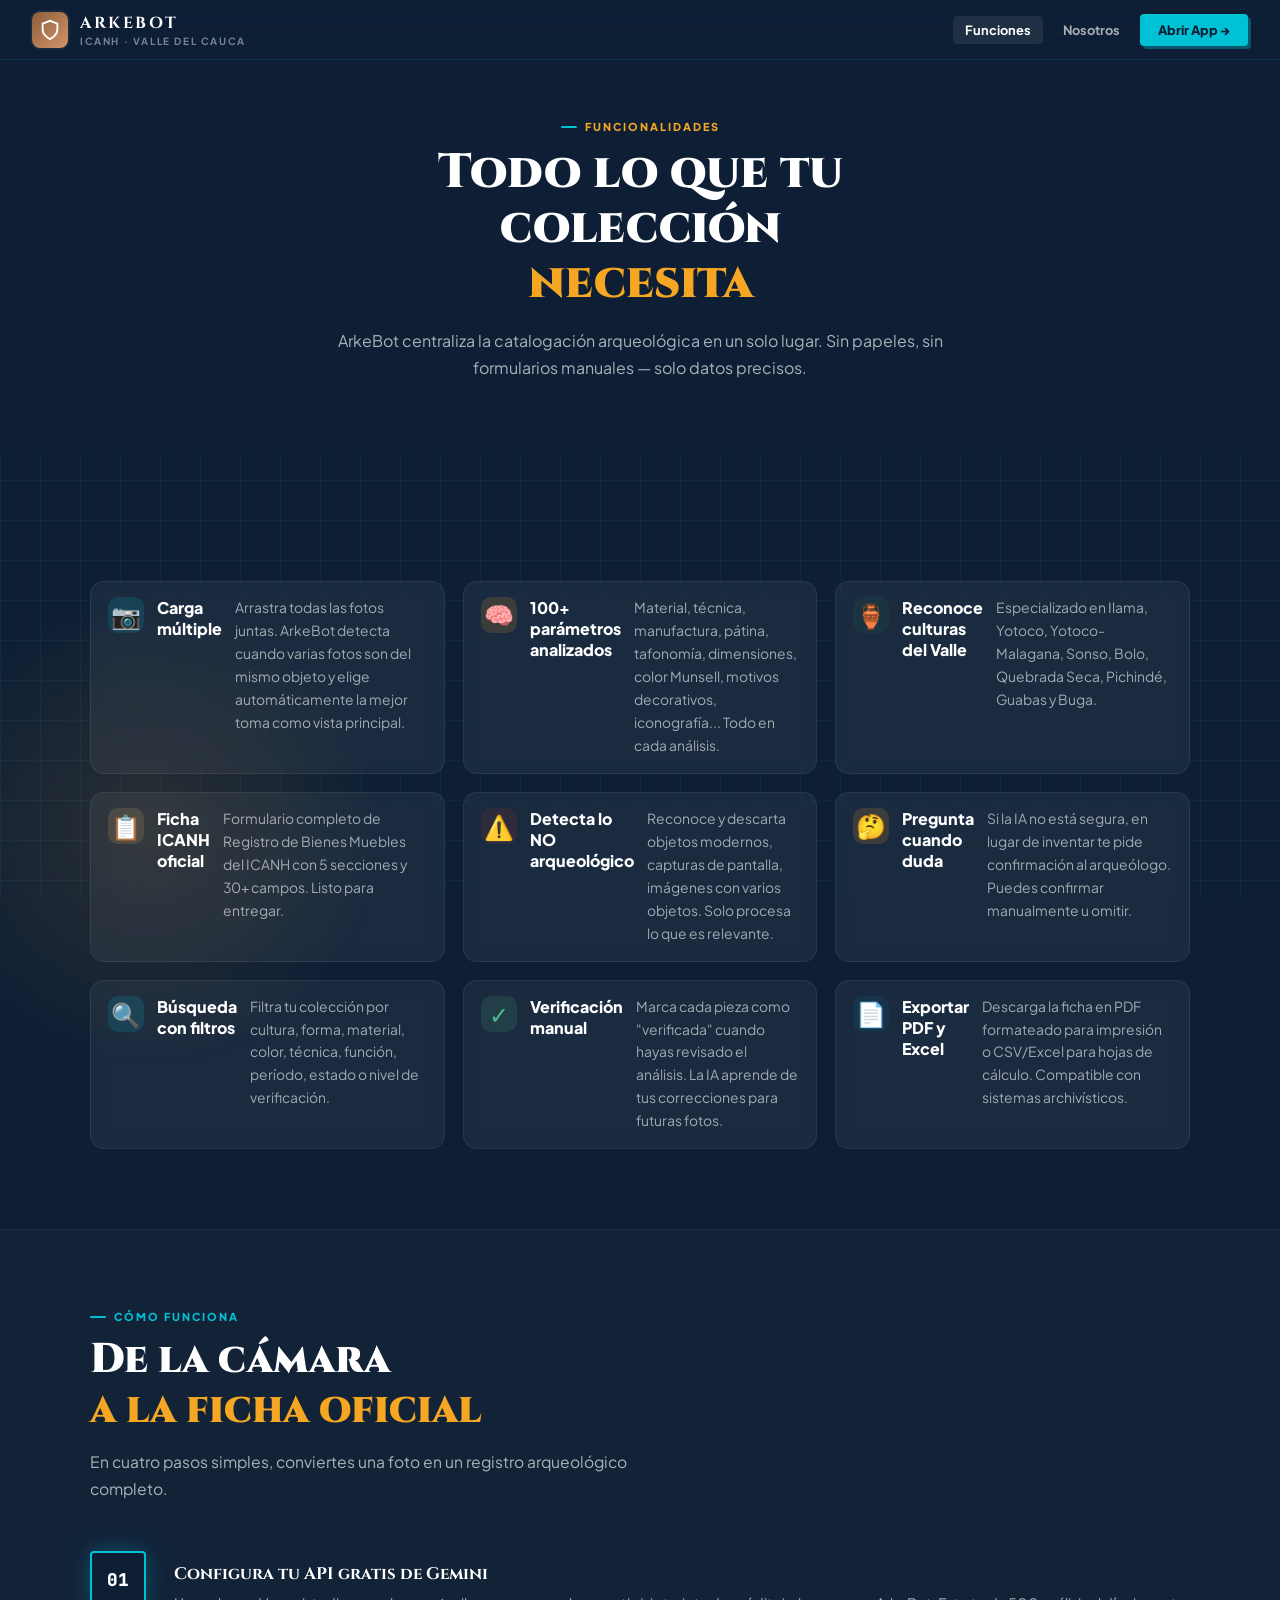
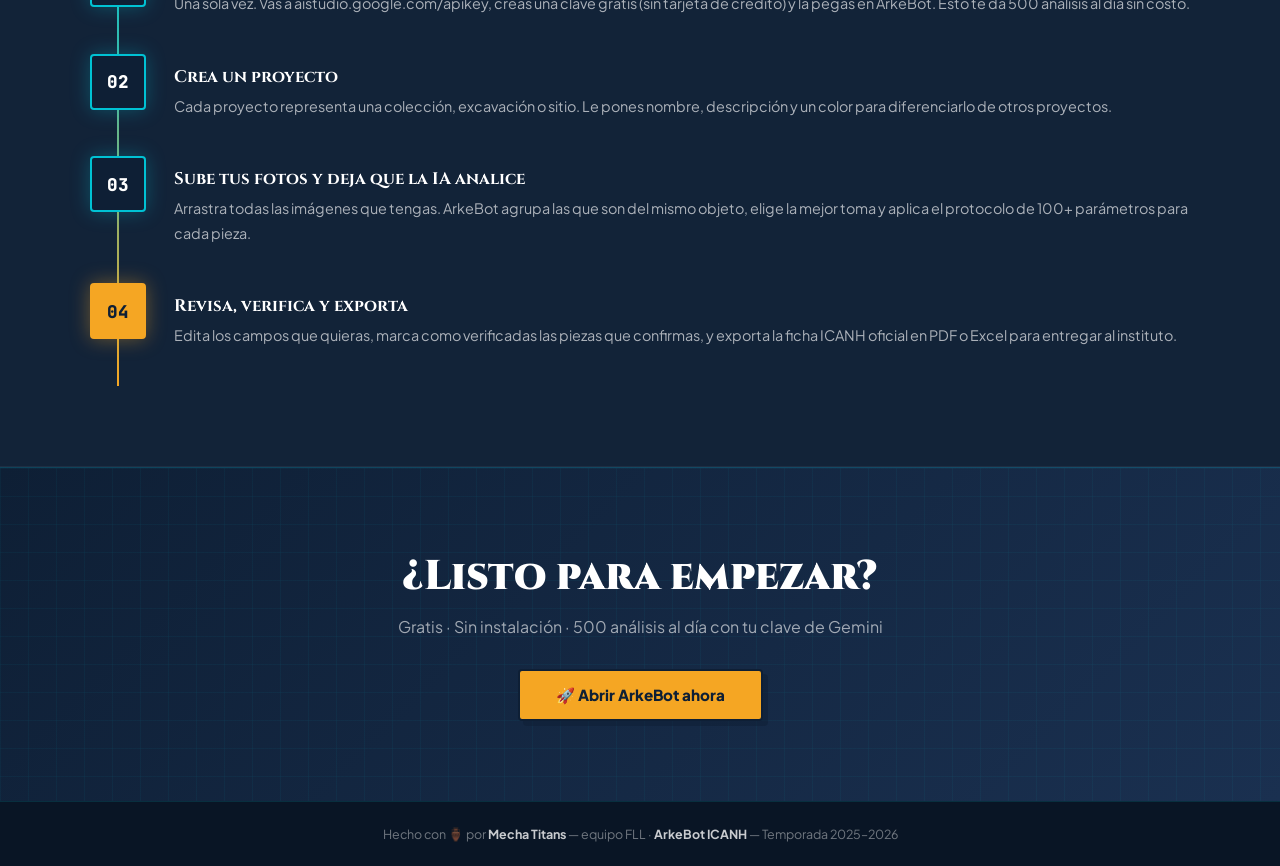
<file: features.html>
<!DOCTYPE html>
<html lang="es">
<head>
<meta charset="UTF-8">
<meta name="viewport" content="width=device-width, initial-scale=1.0">
<title>Funciones — ArkeBot ICANH</title>
<link href="https://fonts.googleapis.com/css2?family=Plus+Jakarta+Sans:wght@400;500;600;700;800;900&family=Cinzel:wght@400;600;700;900&family=JetBrains+Mono:wght@400;700&display=swap" rel="stylesheet">
<link rel="stylesheet" href="shared.css">
</head>
<body class="page-landing">

<div class="grid-bg"></div>
<div class="glow-cyan"></div>
<div class="glow-amber"></div>

<nav class="nav">
  <a class="nav-logo" href="index.html">
    <div class="nav-mark"><svg width="22" height="22" fill="none" viewBox="0 0 24 24" stroke="white" stroke-width="2"><path d="M12 22s8-4 8-10V5l-8-3-8 3v7c0 6 8 10 8 10z"/></svg></div>
    <div><div class="nav-brand">ARKEBOT</div><div class="nav-tag">ICANH · Valle del Cauca</div></div>
  </a>
  <div class="nav-right">
    <a href="features.html" class="nav-link" style="color:#fff;background:rgba(255,255,255,0.08)">Funciones</a>
    <a href="about.html" class="nav-link">Nosotros</a>
    <a href="app.html" class="nav-btn">Abrir App →</a>
  </div>
  <button class="hamburger" id="ham" onclick="toggleMenu()"><span></span><span></span><span></span></button>
</nav>
<div class="mob-menu" id="mob">
  <a href="index.html" onclick="toggleMenu()">🏠 Inicio</a>
  <a href="about.html" onclick="toggleMenu()">👥 Nosotros</a>
  <a href="app.html" class="m-app">🚀 Abrir App</a>
</div>

<div class="page-hero">
  <div class="ph-inner">
    <div class="sec-hl" style="justify-content:center;color:var(--gold)">Funcionalidades</div>
    <h1 class="ph-title">Todo lo que tu colección<br><span>necesita</span></h1>
    <p class="ph-desc">ArkeBot centraliza la catalogación arqueológica en un solo lugar. Sin papeles, sin formularios manuales — solo datos precisos.</p>
  </div>
</div>

<section class="section">
  <div class="sec-in">
    <div class="feat-grid">
      <div class="fcard reveal">
        <div class="ficon" style="background:rgba(0,194,212,0.15);color:var(--cyan)">📷</div>
        <div class="ftitle">Carga múltiple</div>
        <p class="fdesc">Arrastra todas las fotos juntas. ArkeBot detecta cuando varias fotos son del mismo objeto y elige automáticamente la mejor toma como vista principal.</p>
      </div>
      <div class="fcard reveal d1">
        <div class="ficon" style="background:rgba(245,166,35,0.15);color:var(--gold)">🧠</div>
        <div class="ftitle">100+ parámetros analizados</div>
        <p class="fdesc">Material, técnica, manufactura, pátina, tafonomía, dimensiones, color Munsell, motivos decorativos, iconografía... Todo en cada análisis.</p>
      </div>
      <div class="fcard reveal d2">
        <div class="ficon" style="background:rgba(45,106,79,0.15);color:var(--jade-light)">🏺</div>
        <div class="ftitle">Reconoce culturas del Valle</div>
        <p class="fdesc">Especializado en Ilama, Yotoco, Yotoco-Malagana, Sonso, Bolo, Quebrada Seca, Pichindé, Guabas y Buga.</p>
      </div>
      <div class="fcard reveal">
        <div class="ficon" style="background:rgba(196,149,106,0.2);color:var(--arcilla)">📋</div>
        <div class="ftitle">Ficha ICANH oficial</div>
        <p class="fdesc">Formulario completo de Registro de Bienes Muebles del ICANH con 5 secciones y 30+ campos. Listo para entregar.</p>
      </div>
      <div class="fcard reveal d1">
        <div class="ficon" style="background:rgba(192,57,43,0.12);color:#E74C3C">⚠️</div>
        <div class="ftitle">Detecta lo NO arqueológico</div>
        <p class="fdesc">Reconoce y descarta objetos modernos, capturas de pantalla, imágenes con varios objetos. Solo procesa lo que es relevante.</p>
      </div>
      <div class="fcard reveal d2">
        <div class="ficon" style="background:rgba(245,166,35,0.15);color:var(--gold)">🤔</div>
        <div class="ftitle">Pregunta cuando duda</div>
        <p class="fdesc">Si la IA no está segura, en lugar de inventar te pide confirmación al arqueólogo. Puedes confirmar manualmente u omitir.</p>
      </div>
      <div class="fcard reveal">
        <div class="ficon" style="background:rgba(0,194,212,0.15);color:var(--cyan)">🔍</div>
        <div class="ftitle">Búsqueda con filtros</div>
        <p class="fdesc">Filtra tu colección por cultura, forma, material, color, técnica, función, período, estado o nivel de verificación.</p>
      </div>
      <div class="fcard reveal d1">
        <div class="ficon" style="background:rgba(82,183,136,0.15);color:var(--jade-light)">✓</div>
        <div class="ftitle">Verificación manual</div>
        <p class="fdesc">Marca cada pieza como "verificada" cuando hayas revisado el análisis. La IA aprende de tus correcciones para futuras fotos.</p>
      </div>
      <div class="fcard reveal d2">
        <div class="ficon" style="background:rgba(13,110,138,0.15);color:var(--teal)">📄</div>
        <div class="ftitle">Exportar PDF y Excel</div>
        <p class="fdesc">Descarga la ficha en PDF formateado para impresión o CSV/Excel para hojas de cálculo. Compatible con sistemas archivísticos.</p>
      </div>
    </div>
  </div>
</section>

<section class="section section-alt">
  <div class="sec-in">
    <div class="reveal">
      <div class="sec-hl">Cómo funciona</div>
      <h2 class="sec-title">De la cámara<br><span>a la ficha oficial</span></h2>
      <p class="sec-desc">En cuatro pasos simples, conviertes una foto en un registro arqueológico completo.</p>
    </div>
    <div class="steps reveal">
      <div class="step">
        <div class="snum">01</div>
        <div class="scon">
          <div class="stitle">Configura tu API gratis de Gemini</div>
          <p class="sdesc">Una sola vez. Vas a aistudio.google.com/apikey, creas una clave gratis (sin tarjeta de crédito) y la pegas en ArkeBot. Esto te da 500 análisis al día sin costo.</p>
        </div>
      </div>
      <div class="step">
        <div class="snum">02</div>
        <div class="scon">
          <div class="stitle">Crea un proyecto</div>
          <p class="sdesc">Cada proyecto representa una colección, excavación o sitio. Le pones nombre, descripción y un color para diferenciarlo de otros proyectos.</p>
        </div>
      </div>
      <div class="step">
        <div class="snum">03</div>
        <div class="scon">
          <div class="stitle">Sube tus fotos y deja que la IA analice</div>
          <p class="sdesc">Arrastra todas las imágenes que tengas. ArkeBot agrupa las que son del mismo objeto, elige la mejor toma y aplica el protocolo de 100+ parámetros para cada pieza.</p>
        </div>
      </div>
      <div class="step">
        <div class="snum gold">04</div>
        <div class="scon">
          <div class="stitle">Revisa, verifica y exporta</div>
          <p class="sdesc">Edita los campos que quieras, marca como verificadas las piezas que confirmas, y exporta la ficha ICANH oficial en PDF o Excel para entregar al instituto.</p>
        </div>
      </div>
    </div>
  </div>
</section>

<section class="cta-bar">
  <div class="cta-in">
    <h2 class="cta-title">¿Listo para empezar?</h2>
    <p class="cta-sub">Gratis · Sin instalación · 500 análisis al día con tu clave de Gemini</p>
    <a href="app.html" class="btn-gold">🚀 Abrir ArkeBot ahora</a>
  </div>
</section>

<footer>
  <p>Hecho con 🏺 por <strong>Mecha Titans</strong> — equipo FLL · <strong>ArkeBot ICANH</strong> — Temporada 2025–2026</p>
</footer>

<script src="shared.js"></script>
</body>
</html>
</file>
<file: shared.css>
/* ==========================================
   ARKEBOT ICANH — SHARED STYLESHEET
   Estilo: STAT (navy/cyan/gold) + tema arqueológico
   ========================================== */

*,*::before,*::after{margin:0;padding:0;box-sizing:border-box}

:root {
  /* Colores STAT base */
  --navy:#0E1F35;
  --navy-light:#1A3050;
  --teal:#0D6E8A;
  --cyan:#00C2D4;
  --gold:#F5A623;
  /* Colores ArkeBot tierra */
  --tierra:#8B5E3C;
  --tierra-dark:#5C3D20;
  --tierra-light:#C4956A;
  --arcilla:#D4956A;
  --jade:#2D6A4F;
  --jade-light:#52B788;
  --jade-pale:#D8F3DC;
  --oro:#C9A84C;
  --oro-pale:#FFF8E7;
  /* Neutros */
  --white:#FFFFFF;
  --off:#F8FAFB;
  --hueso:#F5F0E8;
  --hueso-dark:#E8DDD0;
  --gray:#5A6A7A;
  --gray-l:#E8EDF2;
  --text:#1A2332;
  --texto-light:#6B4226;
  --peligro:#C0392B;
  --bg:#FAF7F2;
  --rs:4px;
  --r:6px;
  --r-md:10px;
  --r-lg:14px;
}

html{scroll-behavior:smooth}
body{font-family:'Plus Jakarta Sans',sans-serif;color:var(--text);overflow-x:hidden;min-height:100vh}

/* Landing background */
body.page-landing{background:var(--navy);color:var(--white)}
body.page-app{background:var(--bg);color:var(--text)}

.grid-bg{position:fixed;inset:0;z-index:0;background-image:linear-gradient(rgba(0,194,212,0.07) 1px,transparent 1px),linear-gradient(90deg,rgba(0,194,212,0.07) 1px,transparent 1px);background-size:40px 40px;pointer-events:none}
.glow-cyan{position:fixed;top:-15%;right:-10%;width:600px;height:600px;border-radius:50%;background:radial-gradient(circle,rgba(0,194,212,0.18) 0%,transparent 68%);pointer-events:none;z-index:0}
.glow-amber{position:fixed;bottom:-20%;left:-8%;width:500px;height:500px;border-radius:50%;background:radial-gradient(circle,rgba(245,166,35,0.12) 0%,transparent 68%);pointer-events:none;z-index:0}

/* ========== NAV ========== */
.nav{position:fixed;top:0;left:0;right:0;z-index:100;padding:0 32px;height:60px;display:flex;align-items:center;justify-content:space-between;border-bottom:1px solid rgba(0,194,212,0.15);background:rgba(14,31,53,0.85);backdrop-filter:blur(14px)}
.nav-logo{display:flex;align-items:center;gap:12px;text-decoration:none}
.nav-mark{width:36px;height:36px;background:linear-gradient(135deg,var(--tierra),var(--arcilla));border-radius:8px;display:flex;align-items:center;justify-content:center;box-shadow:0 0 0 2px rgba(255,255,255,0.05)}
.nav-brand{font-family:'Cinzel',serif;font-size:1rem;font-weight:700;color:#fff;letter-spacing:2.5px}
.nav-tag{font-size:0.62rem;font-weight:700;color:rgba(255,255,255,0.45);letter-spacing:1.6px;text-transform:uppercase;margin-top:1px}
.nav-right{display:flex;align-items:center;gap:8px}
.nav-link{font-size:0.8rem;font-weight:700;color:rgba(255,255,255,0.65);text-decoration:none;padding:6px 12px;border-radius:var(--rs);transition:all 0.15s}
.nav-link:hover{color:#fff;background:rgba(255,255,255,0.08)}
.nav-btn{font-size:0.8rem;font-weight:800;color:var(--navy);background:var(--cyan);border:none;border-radius:var(--rs);padding:8px 18px;text-decoration:none;box-shadow:3px 3px 0 rgba(0,194,212,0.35);transition:all 0.12s;cursor:pointer}
.nav-btn:hover{transform:translate(-1px,-1px);box-shadow:4px 4px 0 rgba(0,194,212,0.4)}
.nav-btn:active{transform:translate(2px,2px);box-shadow:1px 1px 0 rgba(0,194,212,0.3)}
.hamburger{display:none;flex-direction:column;gap:5px;cursor:pointer;padding:8px;border:none;background:none}
.hamburger span{display:block;width:22px;height:2px;background:#fff;border-radius:2px;transition:all 0.25s}
.hamburger.open span:nth-child(1){transform:translateY(7px) rotate(45deg)}
.hamburger.open span:nth-child(2){opacity:0}
.hamburger.open span:nth-child(3){transform:translateY(-7px) rotate(-45deg)}
.mob-menu{display:none;flex-direction:column;gap:6px;position:fixed;top:60px;left:0;right:0;z-index:99;background:rgba(10,22,40,0.98);backdrop-filter:blur(16px);padding:20px 24px;border-bottom:1px solid rgba(0,194,212,0.2)}
.mob-menu.open{display:flex}
.mob-menu a{font-size:1rem;font-weight:700;color:rgba(255,255,255,0.8);text-decoration:none;padding:12px 16px;border-radius:var(--rs);border:1px solid rgba(255,255,255,0.1);transition:all 0.15s}
.mob-menu a:hover{background:rgba(255,255,255,0.08);color:#fff}
.mob-menu .m-app{background:var(--cyan);color:var(--navy);border-color:var(--cyan);text-align:center;font-weight:800;margin-top:4px}

/* ========== HERO ========== */
.hero{min-height:100vh;display:flex;flex-direction:column;align-items:center;justify-content:center;padding:80px 24px 40px;position:relative;z-index:1;text-align:center}
.hero-inner{max-width:760px;margin:0 auto}
.badge{display:inline-flex;align-items:center;gap:8px;background:rgba(0,194,212,0.1);border:1.5px solid rgba(0,194,212,0.3);border-radius:30px;padding:6px 16px;font-size:0.7rem;font-weight:800;letter-spacing:1.5px;color:var(--cyan);margin-bottom:24px;text-transform:uppercase}
.badge-dot{width:7px;height:7px;border-radius:50%;background:var(--cyan);animation:pulseDot 2s infinite}
@keyframes pulseDot{0%,100%{opacity:1;transform:scale(1)}50%{opacity:0.5;transform:scale(0.8)}}
.hero-title{font-family:'Cinzel',serif;font-size:clamp(2.4rem,6vw,4rem);font-weight:900;color:#fff;line-height:1.1;margin-bottom:20px;letter-spacing:-0.5px}
.hero-accent{color:var(--gold)}
.hero-desc{font-size:1.05rem;color:rgba(255,255,255,0.65);line-height:1.75;margin-bottom:36px;max-width:600px;margin-left:auto;margin-right:auto}
.hero-desc strong{color:var(--cyan)}
.hero-buttons{display:flex;gap:14px;justify-content:center;flex-wrap:wrap;margin-bottom:60px}
.btn-primary{display:inline-flex;align-items:center;gap:10px;background:var(--gold);color:var(--navy);border:2px solid var(--navy);border-radius:var(--rs);padding:14px 28px;font-size:0.95rem;font-weight:800;text-decoration:none;box-shadow:5px 5px 0 rgba(14,31,53,0.5);transition:all 0.12s;cursor:pointer}
.btn-primary:hover{transform:translate(-2px,-2px);box-shadow:7px 7px 0 rgba(14,31,53,0.5)}
.btn-primary:active{transform:translate(2px,2px);box-shadow:2px 2px 0 rgba(14,31,53,0.5)}
.btn-secondary{display:inline-flex;align-items:center;gap:10px;background:transparent;color:rgba(255,255,255,0.85);border:2px solid rgba(255,255,255,0.2);border-radius:var(--rs);padding:14px 28px;font-size:0.95rem;font-weight:700;text-decoration:none;transition:all 0.12s;cursor:pointer}
.btn-secondary:hover{border-color:var(--cyan);color:#fff;background:rgba(0,194,212,0.1)}

.hero-stats{display:grid;grid-template-columns:repeat(3,1fr);gap:30px;max-width:560px;margin:0 auto;padding-top:30px;border-top:1px solid rgba(255,255,255,0.1)}
.hstat-num{font-family:'Cinzel',serif;font-size:2rem;font-weight:900;color:var(--cyan);margin-bottom:4px;font-variant-numeric:tabular-nums}
.hstat-lbl{font-size:0.72rem;color:rgba(255,255,255,0.5);text-transform:uppercase;letter-spacing:1.2px;font-weight:700}

/* ========== SECTIONS ========== */
.section{padding:80px 24px;position:relative;z-index:1}
.section-alt{background:rgba(255,255,255,0.02);border-top:1px solid rgba(255,255,255,0.05);border-bottom:1px solid rgba(255,255,255,0.05)}
.sec-in{max-width:1100px;margin:0 auto}
.sec-hl{font-size:0.68rem;font-weight:800;letter-spacing:2px;text-transform:uppercase;color:var(--cyan);margin-bottom:12px;display:flex;align-items:center;gap:8px}
.sec-hl::before{content:'';width:16px;height:2px;background:var(--cyan);border-radius:2px}
.sec-title{font-family:'Cinzel',serif;font-size:clamp(1.8rem,4vw,2.6rem);font-weight:900;color:#fff;line-height:1.2;margin-bottom:14px}
.sec-title span{color:var(--gold)}
.sec-desc{font-size:0.98rem;color:rgba(255,255,255,0.65);line-height:1.72;max-width:600px}

.two-col{display:grid;grid-template-columns:1fr 1fr;gap:48px;align-items:start}

/* Feature cards (landing) */
.feat-grid{display:grid;grid-template-columns:repeat(auto-fit,minmax(290px,1fr));gap:18px;margin-top:48px}
.fcard{background:rgba(255,255,255,0.03);border:1px solid rgba(255,255,255,0.1);border-radius:var(--r);padding:28px 22px;transition:all 0.2s;backdrop-filter:blur(8px);position:relative;overflow:hidden}
.fcard::after{content:'';position:absolute;top:0;left:0;right:0;height:3px;background:var(--cyan);transform:scaleX(0);transform-origin:left;transition:transform 0.22s}
.fcard:hover{transform:translateY(-3px);border-color:rgba(0,194,212,0.3);background:rgba(255,255,255,0.05)}
.fcard:hover::after{transform:scaleX(1)}
.ficon{width:50px;height:50px;border-radius:var(--rs);display:flex;align-items:center;justify-content:center;font-size:1.5rem;margin-bottom:16px}
.ftitle{font-size:1rem;font-weight:800;color:#fff;margin-bottom:8px}
.fdesc{font-size:0.87rem;color:rgba(255,255,255,0.6);line-height:1.65}

/* Culture grid */
.culture-grid{display:grid;grid-template-columns:repeat(auto-fill,minmax(160px,1fr));gap:10px}
.culture-card{background:rgba(196,149,106,0.08);border:1px solid rgba(196,149,106,0.25);border-radius:var(--r);padding:14px 12px;transition:all 0.2s}
.culture-card:hover{background:rgba(196,149,106,0.15);transform:translateY(-2px)}
.culture-name{font-family:'Cinzel',serif;font-size:0.95rem;font-weight:700;color:var(--gold);margin-bottom:4px}
.culture-period{font-family:'JetBrains Mono',monospace;font-size:0.7rem;color:rgba(255,255,255,0.5);margin-bottom:6px}
.culture-feat{font-size:0.75rem;color:rgba(255,255,255,0.7);line-height:1.4}

/* Upcoming */
.upcoming-grid{display:grid;grid-template-columns:repeat(auto-fit,minmax(280px,1fr));gap:18px;margin-top:48px}
.up-card{background:rgba(245,166,35,0.06);border:1.5px dashed rgba(245,166,35,0.3);border-radius:var(--r);padding:24px 22px;text-align:center}
.up-icon{font-size:2rem;margin-bottom:12px}
.up-title{font-family:'Cinzel',serif;font-size:1rem;font-weight:700;color:var(--gold);margin-bottom:8px}
.up-desc{font-size:0.85rem;color:rgba(255,255,255,0.6);line-height:1.6}

/* CTA */
.cta-bar{background:linear-gradient(135deg,var(--navy),var(--navy-light));padding:80px 24px;text-align:center;position:relative;overflow:hidden;z-index:1;border-top:1px solid rgba(0,194,212,0.2)}
.cta-bar::before{content:'';position:absolute;inset:0;background-image:linear-gradient(rgba(0,194,212,0.05) 1px,transparent 1px),linear-gradient(90deg,rgba(0,194,212,0.05) 1px,transparent 1px);background-size:28px 28px}
.cta-in{position:relative;z-index:1}
.cta-title{font-family:'Cinzel',serif;font-size:clamp(1.8rem,4vw,2.6rem);font-weight:900;color:#fff;margin-bottom:12px}
.cta-sub{font-size:1rem;color:rgba(255,255,255,0.6);margin-bottom:32px}
.btn-gold{background:var(--gold);color:var(--navy);border:2px solid var(--navy);border-radius:var(--rs);padding:14px 36px;font-size:0.95rem;font-weight:800;text-decoration:none;display:inline-block;box-shadow:5px 5px 0 rgba(14,31,53,0.5);transition:all 0.12s;cursor:pointer}
.btn-gold:hover{transform:translate(-2px,-2px);box-shadow:7px 7px 0 rgba(14,31,53,0.5)}
.btn-gold:active{transform:translate(2px,2px);box-shadow:2px 2px 0 rgba(14,31,53,0.5)}

footer{background:rgba(0,0,0,0.3);color:rgba(255,255,255,0.42);padding:24px;text-align:center;border-top:1px solid rgba(0,194,212,0.15);font-size:0.78rem;position:relative;z-index:1}
footer strong{color:rgba(255,255,255,0.78)}
footer a{color:var(--cyan);text-decoration:none}

/* ========== ABOUT/FEATURES specific ========== */
.page-hero{background:var(--navy);padding:120px 24px 72px;text-align:center;position:relative;overflow:hidden;z-index:1}
.ph-inner{position:relative;z-index:1;max-width:680px;margin:0 auto}
.ph-title{font-family:'Cinzel',serif;font-size:clamp(2rem,5vw,3rem);font-weight:900;color:#fff;line-height:1.15;margin-bottom:16px}
.ph-title span{color:var(--gold)}
.ph-desc{font-size:1rem;color:rgba(255,255,255,0.65);line-height:1.7}

.steps{display:flex;flex-direction:column;gap:0;margin-top:48px;position:relative}
.steps::before{content:'';position:absolute;left:27px;top:0;bottom:0;width:2px;background:linear-gradient(to bottom,var(--cyan),var(--gold))}
.step{display:flex;gap:28px;align-items:flex-start;padding-bottom:38px;position:relative;z-index:1}
.snum{width:56px;height:56px;border-radius:var(--rs);background:var(--navy);color:#fff;display:flex;align-items:center;justify-content:center;font-size:1.1rem;font-weight:900;flex-shrink:0;border:2px solid var(--cyan);font-family:'JetBrains Mono',monospace;box-shadow:0 0 20px rgba(0,194,212,0.3)}
.snum.gold{background:var(--gold);color:var(--navy);border-color:var(--gold);box-shadow:0 0 20px rgba(245,166,35,0.4)}
.scon{padding-top:12px;flex:1}
.stitle{font-family:'Cinzel',serif;font-size:1.05rem;font-weight:700;color:#fff;margin-bottom:6px}
.sdesc{font-size:0.9rem;color:rgba(255,255,255,0.65);line-height:1.7}

.team-grid{display:grid;grid-template-columns:repeat(auto-fit,minmax(220px,1fr));gap:20px;margin-top:36px}
.team-card{background:rgba(255,255,255,0.03);border:1px solid rgba(255,255,255,0.1);border-radius:var(--r);padding:22px;text-align:center;transition:all 0.2s}
.team-card:hover{transform:translateY(-3px);background:rgba(255,255,255,0.05);border-color:rgba(0,194,212,0.3)}
.team-photo{width:80px;height:80px;border-radius:50%;background:linear-gradient(135deg,var(--tierra),var(--arcilla));margin:0 auto 12px;display:flex;align-items:center;justify-content:center;font-family:'Cinzel',serif;font-size:1.6rem;font-weight:700;color:#fff}
.team-name{font-family:'Cinzel',serif;font-size:1rem;font-weight:700;color:#fff;margin-bottom:3px}
.team-role{font-size:0.78rem;color:var(--cyan);font-weight:700;text-transform:uppercase;letter-spacing:1px;margin-bottom:8px}
.team-desc{font-size:0.82rem;color:rgba(255,255,255,0.5);line-height:1.55}

/* ========== REVEAL ========== */
.reveal{opacity:0;transform:translateY(20px);transition:opacity 0.6s ease,transform 0.6s ease}
.reveal.visible{opacity:1;transform:none}
.d1{transition-delay:0.1s}
.d2{transition-delay:0.2s}
.d3{transition-delay:0.3s}

/* ========== RESPONSIVE ========== */
@media(max-width:900px){
  .two-col{grid-template-columns:1fr;gap:32px}
  .hero-stats{grid-template-columns:1fr;gap:14px}
}
@media(max-width:700px){
  .nav-link,.nav-btn{display:none}
  .hamburger{display:flex}
  .nav-tag{display:none}
  .steps::before{left:23px}
  .snum{width:48px;height:48px;font-size:0.95rem}
  .nav{padding:0 16px}
  .hero{padding:80px 18px 32px}
  .section{padding:56px 18px}
}

/* ===== APP REDESIGN (Navy/Cyan/Gold) ===== */
body{font-family:'Plus Jakarta Sans',sans-serif;background:#F4F7FB;color:#132238}
.app-layout{display:flex;min-height:100vh;background:#F4F7FB}
.app-main{background:var(--bg,#FAF7F2);overflow-y:auto;height:100vh;scroll-behavior:smooth;}
.screen,.screen-content,#screen-projects,#screen-workspace,#screen-config{background:var(--bg,#FAF7F2)}

.app-sidebar{
  background:var(--navy)!important;
  border-right:1px solid rgba(255,255,255,.08);
  transition:width .26s ease,left .26s ease,padding .26s ease;
}
.sb-item,.sb-section-label,.sb-back,.sb-version{color:rgba(229,246,255,.82)!important}
.sb-item:hover{background:rgba(0,194,212,.16)!important;color:#fff!important}
.sb-item.active{
  background:rgba(0,194,212,.22)!important;
  color:#fff!important;
  border-left-color:var(--gold)!important;
}
.sb-soon{background:rgba(245,166,35,.15)!important;color:var(--gold)!important}

.sb-toggle{
  display:flex;align-items:center;justify-content:center;
  width:30px;height:30px;flex-shrink:0;margin-left:auto;
  background:rgba(255,255,255,0.07);border:1px solid rgba(255,255,255,0.12);
  border-radius:8px;cursor:pointer;color:rgba(255,255,255,0.6);
  padding:0;transition:background 0.15s,color 0.15s;
  position:static;top:auto;left:auto;
}
.sb-toggle:hover{background:var(--navy-light)}
.mob-toggle{display:none;}

#appShell.collapsed .app-sidebar{width:76px!important}
#appShell.collapsed .sb-brand,
#appShell.collapsed .sb-tag,
#appShell.collapsed .sb-section-label,
#appShell.collapsed .sb-item span,
#appShell.collapsed .sb-soon,
#appShell.collapsed .sb-back,
#appShell.collapsed .sb-version{display:none!important}
#appShell.collapsed .sb-item{justify-content:center;padding-left:0;padding-right:0}
#appShell.collapsed .sb-logo{justify-content:center}
#appShell.collapsed .sb-mark{margin:0}

.ws-sidebar{background:var(--navy)!important;border-left:none!important}
.ws-nav-item{color:rgba(229,246,255,.82)!important}
.ws-nav-item:hover{background:rgba(0,194,212,.16)!important}
.ws-nav-item.active{
  border-left-color:var(--gold)!important;
  background:rgba(0,194,212,.22)!important;
  color:#fff!important;
}

.screen-content,.pcont,.ws-content,.config-content{max-width:1220px;margin:0 auto}
.atb,.ws-topbar,.queue-panel,.filters-bar,.config-card,.ficha-card,.modal-box{border-radius:14px;background:var(--white,#fff);position:relative;pointer-events:all;}
.atb,.ws-topbar{display:flex;align-items:baseline;justify-content:space-between;margin-bottom:20px;gap:12px;}

.proj-card,.piece-card,.ficha-card,.queue-panel,.stat-card,.quick-card{
  background:#fff!important;
  border:1px solid #E6EDF4!important;
  box-shadow:0 6px 20px rgba(16,33,58,.06)!important;
  border-radius:14px!important;
}
.proj-card:hover,.piece-card:hover,.quick-card:hover{box-shadow:0 12px 30px rgba(16,33,58,.1)!important}

.page-title,.config-title,.modal-title,.queue-title,.ficha-main-title,.proj-name,.ws-topbar-title{font-family:'Cinzel',serif;font-size:22px;font-weight:900;color:var(--accent-light,#00C2D4);letter-spacing:-0.3px;}
.btn-primary{background:linear-gradient(145deg,var(--navy),var(--teal))!important;color:#fff!important}
.btn-outline{border-color:var(--teal)!important;color:var(--teal)!important}
.btn-outline:hover{background:var(--teal)!important;color:#fff!important}

@media (max-width:900px){
  .sb-toggle{display:none}
}


/* ===== APP STYLES MOVED FROM app.html ===== */
@import url('https://fonts.googleapis.com/css2?family=Cinzel:wght@400;600;700;900&family=Nunito:wght@300;400;500;600;700&display=swap');

:root {
  --tierra:#8B5E3C; --tierra-dark:#5C3D20; --tierra-light:#C4956A; --arcilla:#D4956A;
  --jade:#2D6A4F; --jade-light:#52B788; --jade-pale:#D8F3DC;
  --oro:#C9A84C; --oro-pale:#FFF8E7;
  --obsidiana:#1A1A2E; --hueso:#F5F0E8; --hueso-dark:#E8DDD0;
  --texto:#2C1810; --texto-light:#6B4226;
  --bg:#FAF7F2; --white:#FFFFFF; --peligro:#C0392B; --azul-google:#4285F4;
  --calima-1:#A0522D; --calima-2:#CD853F;
  --sombra:rgba(44,24,16,0.12);
  --proj-accent:#8B5E3C;
  --proj-accent2:#C4956A;
  --proj-soft:rgba(139,94,60,0.2);
}

*{margin:0;padding:0;box-sizing:border-box}
body{font-family:'Plus Jakarta Sans','Nunito',sans-serif;background:var(--bg);color:var(--texto);min-height:100vh;overflow-x:hidden}

/* ========== APP SHELL (sidebar + main) ========== */
.
/* ══════════════════════════════════════════════════════
   APP SHELL — sidebar basado en CSS variables
   ══════════════════════════════════════════════════════ */
app-shell{display:flex;min-height:100vh;width:100%}

.app-sidebar{
  width:230px;flex-shrink:0;
  background:var(--sb-bg,#0E1F35);
  color:var(--texto,#F2F2F7);
  display:flex;flex-direction:column;
  position:sticky;top:0;height:100vh;
  overflow-y:auto;overflow-x:hidden;
  border-right:1px solid rgba(255,255,255,0.06);
  z-index:50;
  transition:background 0.3s ease, color 0.3s ease;
}

/* En modo claro el sidebar tiene fondo blanco */
[data-mode="light"] .app-sidebar{
  background:#FFFFFF;
  color:#1C1C1E;
  border-right:1px solid #E5E5EA;
  box-shadow:1px 0 8px rgba(0,0,0,0.06);
}

.app-main{
  flex:1;min-width:0;
  background:var(--bg,#1C1C1E);
  overflow-y:auto;height:100vh;
  scroll-behavior:smooth;
  transition:background 0.3s ease;
}

/* ── sb-logo ── */
.sb-logo{
  display:flex;align-items:center;justify-content:space-between;
  padding:16px 14px 14px;
  border-bottom:1px solid rgba(255,255,255,0.06);
}
[data-mode="light"] .sb-logo{border-bottom:1px solid #E5E5EA;}

.sb-logo-area{display:flex;align-items:center;gap:10px;min-width:0;flex:1;}
.sb-mark{
  width:34px;height:34px;
  background:linear-gradient(135deg,var(--accent,#0D6E8A),var(--accent-light,#00C2D4));
  border-radius:8px;display:flex;align-items:center;justify-content:center;flex-shrink:0;
}
.sb-brand{
  font-family:'Cinzel',serif;font-size:13px;font-weight:700;
  color:var(--texto,#F2F2F7);letter-spacing:2px;white-space:nowrap;
  transition:color 0.3s;
}
[data-mode="light"] .sb-brand{color:#1C1C1E;}
.sb-tag{
  font-size:9px;font-weight:600;
  color:rgba(255,255,255,0.38);
  letter-spacing:0.8px;text-transform:uppercase;white-space:nowrap;margin-top:1px;
  transition:color 0.3s;
}
[data-mode="light"] .sb-tag{color:#6C6C70;}

/* ── Toggle button ── */
.sb-toggle{
  width:28px;height:28px;
  background:rgba(255,255,255,0.07);
  border:1px solid rgba(255,255,255,0.12);
  border-radius:7px;display:flex;align-items:center;justify-content:center;
  cursor:pointer;color:rgba(255,255,255,0.55);flex-shrink:0;
  transition:background 0.15s,color 0.15s;padding:0;
  position:static;top:auto;left:auto;margin:0;z-index:auto;
}
.sb-toggle:hover{background:rgba(255,255,255,0.14);color:rgba(255,255,255,0.9);}
[data-mode="light"] .sb-toggle{
  background:rgba(0,0,0,0.04);border-color:rgba(0,0,0,0.08);color:#6C6C70;
}
[data-mode="light"] .sb-toggle:hover{background:rgba(0,0,0,0.08);color:#1C1C1E;}

/* ── Navegación ── */
.sb-nav{flex:1;padding:10px 0;overflow-y:auto;overflow-x:hidden;}
.sb-section-label{
  font-size:9px;font-weight:800;letter-spacing:1.8px;text-transform:uppercase;
  color:rgba(255,255,255,0.22);padding:8px 16px 4px;white-space:nowrap;
  transition:color 0.3s;
}
[data-mode="light"] .sb-section-label{color:#AEAEB2;}

.sb-item{
  display:flex;align-items:center;gap:10px;
  padding:9px 14px;cursor:pointer;
  border-left:2px solid transparent;
  color:rgba(255,255,255,0.5);
  font-size:13px;font-weight:500;white-space:nowrap;
  transition:background 0.15s, color 0.15s, border-color 0.15s;
  position:relative;
}
.sb-item:hover{
  background:rgba(255,255,255,0.06);
  color:rgba(255,255,255,0.85);
}
.sb-item.active{
  background:rgba(255,255,255,0.08);
  border-left-color:var(--accent-light,#00C2D4);
  color:var(--accent-light,#00C2D4);
  font-weight:700;
}
[data-mode="light"] .sb-item{color:#6C6C70;}
[data-mode="light"] .sb-item:hover{background:rgba(0,0,0,0.04);color:#1C1C1E;}
[data-mode="light"] .sb-item.active{
  background:rgba(var(--accent-light,0,194,212),0.1);
  border-left-color:var(--accent,#0D6E8A);
  color:var(--accent,#0D6E8A);
}

.sb-label{flex:1;}
.sb-icon{width:17px;height:17px;flex-shrink:0;}
.sb-lock-icon{opacity:0.3;flex-shrink:0;}
.sb-divider{height:1px;background:rgba(255,255,255,0.06);margin:6px 12px;}
[data-mode="light"] .sb-divider{background:#E5E5EA;}

/* ── Pie ── */
.sb-foot{
  padding:12px 14px;border-top:1px solid rgba(255,255,255,0.06);
  display:flex;align-items:center;justify-content:space-between;flex-shrink:0;
}
[data-mode="light"] .sb-foot{border-top:1px solid #E5E5EA;}
.sb-back{
  display:flex;align-items:center;gap:7px;
  font-size:11px;font-weight:600;color:rgba(255,255,255,0.35);
  text-decoration:none;white-space:nowrap;transition:color 0.15s;
}
.sb-back:hover{color:rgba(255,255,255,0.7);}
[data-mode="light"] .sb-back{color:#AEAEB2;}
[data-mode="light"] .sb-back:hover{color:#1C1C1E;}
.sb-version{
  font-family:'JetBrains Mono',monospace;font-size:9px;
  color:rgba(255,255,255,0.2);white-space:nowrap;letter-spacing:0.3px;
}
[data-mode="light"] .sb-version{color:#AEAEB2;}

/* ══ Pantallas — usan variables CSS ══ */
.screen{display:none;flex-direction:column;min-height:100vh;width:100%;background:var(--bg,#1C1C1E);}
.screen.active{display:flex;}
.screen-content{padding:32px 36px;max-width:1240px;margin:0 auto;width:100%;box-sizing:border-box;}

/* Inicio hero siempre oscuro independiente del modo */
.inicio-hero{
  position:relative;
  background:linear-gradient(135deg,var(--sb-bg,#0E1F35) 0%,#1a2a4a 100%);
  border-radius:18px;padding:52px 44px;color:#fff;overflow:hidden;
}
.inicio-title{font-family:'Cinzel',serif;font-size:38px;font-weight:900;color:#fff;line-height:1.15;margin-bottom:14px;letter-spacing:-0.5px;}
.inicio-desc{font-size:15px;color:rgba(255,255,255,0.65);line-height:1.7;margin-bottom:28px;max-width:560px;}

/* Quick actions y cards adaptan al modo */
.inicio-quick-title{font-family:'Cinzel',serif;font-size:18px;font-weight:700;color:var(--texto,#F2F2F7);margin-bottom:16px;}
.quick-card{
  background:var(--hueso,#2C2C2E);border:1px solid var(--hueso-dark,#3A3A3C);
  border-radius:14px;padding:18px;cursor:pointer;transition:all 0.18s;
  color:var(--texto,#F2F2F7);
}
.quick-card:hover{transform:translateY(-2px);box-shadow:0 8px 24px rgba(0,0,0,0.15);}

/* Stat cards */
.stat-card{
  background:var(--hueso,#2C2C2E);border:1px solid var(--hueso-dark,#3A3A3C);
  border-radius:14px;padding:20px;transition:background 0.3s;
}
.stat-num{font-family:'Cinzel',serif;font-size:32px;font-weight:900;color:var(--accent-light,#00C2D4);}
.stat-label{font-size:11px;text-transform:uppercase;letter-spacing:1px;color:var(--texto-light,#AEAEB2);}


.screen-content{padding:32px 36px;max-width:1240px;margin:0 auto;width:100%}

/* ========== INICIO ========== */
.inicio-hero{position:relative;background:linear-gradient(135deg,var(--navy,#0E1F35) 0%,#1a2a4a 100%);border-radius:18px;padding:52px 44px;color:#fff;overflow:hidden;margin-bottom:30px}
.inicio-hero-bg{position:absolute;inset:0;background-image:linear-gradient(rgba(0,194,212,0.05) 1px,transparent 1px),linear-gradient(90deg,rgba(0,194,212,0.05) 1px,transparent 1px);background-size:36px 36px;pointer-events:none;opacity:0.5}
.inicio-hero-content{position:relative;z-index:1;max-width:680px}
.inicio-eyebrow{display:inline-flex;align-items:center;gap:8px;background:rgba(196,149,106,0.15);border:1px solid rgba(196,149,106,0.3);border-radius:20px;padding:5px 14px;font-size:10px;font-weight:700;letter-spacing:2px;text-transform:uppercase;color:var(--arcilla);margin-bottom:20px}
.ie-dot{width:6px;height:6px;border-radius:50%;background:var(--jade-light);animation:pulse 2s infinite}
@keyframes pulse{0%,100%{opacity:1}50%{opacity:0.5}}
.inicio-title{font-family:'Cinzel',serif;font-size:38px;font-weight:900;color:#fff;line-height:1.15;margin-bottom:14px;letter-spacing:-0.5px}
.inicio-title span{color:var(--arcilla)}
.inicio-desc{font-size:15px;color:rgba(255,255,255,0.65);line-height:1.7;margin-bottom:28px;max-width:560px}
.inicio-actions{display:flex;gap:12px;flex-wrap:wrap}
.btn-cta-primary{display:inline-flex;align-items:center;gap:9px;background:var(--arcilla);color:#fff;border:none;border-radius:10px;padding:12px 22px;font-size:14px;font-weight:700;cursor:pointer;transition:all 0.15s;box-shadow:0 4px 16px rgba(196,149,106,0.3);font-family:inherit}
.btn-cta-primary:hover{background:var(--tierra-light);transform:translateY(-2px);box-shadow:0 6px 20px rgba(196,149,106,0.4)}
.btn-cta-secondary{background:transparent;color:rgba(255,255,255,0.75);border:1.5px solid rgba(255,255,255,0.2);border-radius:10px;padding:12px 22px;font-size:14px;font-weight:700;cursor:pointer;transition:all 0.15s;font-family:inherit}
.btn-cta-secondary:hover{border-color:rgba(255,255,255,0.5);color:#fff;background:rgba(255,255,255,0.05)}

.inicio-stats{display:grid;grid-template-columns:repeat(4,1fr);gap:14px;margin-bottom:32px}
.istat{background:var(--white);border:1px solid var(--hueso-dark);border-radius:14px;padding:18px 20px}
.istat-num{font-family:'Cinzel',serif;font-size:30px;font-weight:700;color:var(--tierra);margin-bottom:3px}
.istat-lbl{font-size:11px;color:var(--texto-light);font-weight:600;text-transform:uppercase;letter-spacing:0.6px}

.inicio-quick{margin-bottom:32px}
.inicio-quick-title{font-family:'Cinzel',serif;font-size:18px;font-weight:700;color:var(--tierra-dark);margin-bottom:16px}
.quick-grid{display:grid;grid-template-columns:repeat(auto-fit,minmax(260px,1fr));gap:14px}
.quick-card{background:var(--white);border:1px solid var(--hueso-dark);border-radius:14px;padding:18px 20px;display:flex;align-items:center;gap:14px;cursor:pointer;transition:all 0.2s}
.quick-card:hover{transform:translateY(-2px);box-shadow:0 8px 24px rgba(44,24,16,0.08);border-color:var(--tierra-light)}
.quick-icon{width:48px;height:48px;border-radius:12px;display:flex;align-items:center;justify-content:center;flex-shrink:0}
.quick-name{font-family:'Cinzel',serif;font-size:14px;font-weight:600;color:var(--tierra-dark);margin-bottom:2px}
.quick-desc{font-size:12px;color:var(--texto-light)}

.inicio-community{position:relative;background:linear-gradient(135deg,var(--sb-bg,#0E1F35),rgba(13,110,138,0.85));border:1.5px solid rgba(255,255,255,0.12);border-radius:18px;padding:36px;text-align:center;overflow:hidden}
.ic-bg{position:absolute;inset:0;background-image:radial-gradient(circle at 20% 50%,rgba(82,183,136,0.1) 0,transparent 40%),radial-gradient(circle at 80% 50%,rgba(45,106,79,0.08) 0,transparent 40%);pointer-events:none}
.ic-content{position:relative;z-index:1}
.ic-icon{font-size:42px;margin-bottom:12px}
.ic-title{font-family:'Cinzel',serif;font-size:22px;font-weight:700;color:#fff;margin-bottom:8px;text-shadow:0 1px 4px rgba(0,0,0,0.3)}
.ic-desc{font-size:14px;color:rgba(255,255,255,0.88);line-height:1.7;max-width:540px;margin:0 auto 16px}
.ic-tag{display:inline-block;background:rgba(255,255,255,0.15);border:1px solid rgba(255,255,255,0.3);color:rgba(255,255,255,0.9);font-size:10px;font-weight:800;letter-spacing:1.5px;padding:4px 12px;border-radius:20px;margin-bottom:16px}
.btn-link{background:none;border:none;color:#fff;font-size:14px;font-weight:700;cursor:pointer;padding:0;text-decoration:underline;text-underline-offset:3px;opacity:0.9}
.btn-link:hover{text-decoration:underline}

/* ========== COMMUNITY ========== */
.page-header-modern{margin-bottom:32px;padding-bottom:24px;border-bottom:2px solid var(--hueso-dark)}
.page-h-tag{display:inline-block;background:var(--oro-pale);color:#7A5C00;font-size:10px;font-weight:700;letter-spacing:1.5px;padding:4px 10px;border-radius:20px;margin-bottom:10px}
.page-h-title{font-family:'Cinzel',serif;font-size:32px;font-weight:900;color:var(--tierra-dark);margin-bottom:8px}
.page-h-desc{font-size:14px;color:var(--texto-light);line-height:1.7;max-width:680px}
.comm-placeholder{background:var(--white);border:2px dashed var(--hueso-dark);border-radius:18px;padding:48px 36px;text-align:center}
.comm-placeholder-icon{font-size:54px;margin-bottom:16px}
.comm-placeholder-title{font-family:'Cinzel',serif;font-size:22px;font-weight:700;color:var(--tierra-dark);margin-bottom:10px}
.comm-placeholder-desc{font-size:14px;color:var(--texto-light);line-height:1.7;max-width:540px;margin:0 auto 28px}
.comm-features{display:grid;grid-template-columns:repeat(auto-fit,minmax(280px,1fr));gap:16px;max-width:760px;margin:0 auto;text-align:left}
.comm-feat-item{display:flex;gap:12px;padding:16px;background:var(--bg);border-radius:12px;border:1px solid var(--hueso-dark)}
.cf-icon{font-size:24px;flex-shrink:0;line-height:1}
.cf-title{font-family:'Cinzel',serif;font-size:13px;font-weight:700;color:var(--tierra-dark);margin-bottom:4px}
.cf-desc{font-size:12px;color:var(--texto-light);line-height:1.55}

/* HOME (legacy unused) */
#screen-home{background:var(--obsidiana);position:relative;overflow:hidden}
.home-bg{position:absolute;inset:0;background:radial-gradient(ellipse 60% 50% at 80% 20%,rgba(196,149,106,.12) 0%,transparent 60%),radial-gradient(ellipse 40% 60% at 10% 80%,rgba(45,106,79,.1) 0%,transparent 50%)}
.home-pattern{position:absolute;inset:0;opacity:.04;background-image:repeating-linear-gradient(45deg,rgba(255,255,255,.5) 0,rgba(255,255,255,.5) 1px,transparent 1px,transparent 22px)}
.home-rel{position:relative;z-index:2;display:flex;flex-direction:column;min-height:100vh}
.hnav{display:flex;align-items:center;justify-content:space-between;padding:24px 56px;border-bottom:1px solid rgba(255,255,255,.07)}
.hlogo{display:flex;align-items:center;gap:12px}
.hmark{width:42px;height:42px;background:var(--arcilla);border-radius:12px;display:flex;align-items:center;justify-content:center}
.hlogot{font-family:'Cinzel',serif;font-size:20px;font-weight:700;color:#fff;letter-spacing:3px}
.hlogos{font-size:10px;color:rgba(255,255,255,.3);letter-spacing:2px;text-transform:uppercase;margin-top:1px}
.npills{display:flex;gap:8px}
.npill{padding:8px 18px;border-radius:20px;font-size:13px;font-weight:600;color:rgba(255,255,255,.55);cursor:pointer;transition:all .2s}
.npill:hover{color:rgba(255,255,255,.9)}
.npill-cta{background:var(--arcilla);color:#fff !important}
.npill-cta:hover{background:var(--tierra-light);transform:translateY(-1px)}

.hhero{flex:1;display:flex;align-items:center;padding:40px 56px 24px;gap:56px}
.hleft{flex:1;max-width:580px}
.eyebrow{display:inline-flex;align-items:center;gap:8px;background:rgba(196,149,106,.15);border:1px solid rgba(196,149,106,.3);border-radius:20px;padding:5px 14px;font-size:10px;font-weight:700;letter-spacing:2px;text-transform:uppercase;color:var(--arcilla);margin-bottom:20px}
.hdot{width:6px;height:6px;border-radius:50%;background:var(--jade-light);animation:blink 2s infinite}
@keyframes blink{0%,100%{opacity:1}50%{opacity:.3}}
.htitle{font-family:'Cinzel',serif;font-size:48px;font-weight:900;color:#fff;line-height:1.1;margin-bottom:20px;letter-spacing:-.5px}
.htitle span{color:var(--arcilla)}
.hdesc{font-size:15px;color:rgba(255,255,255,.55);line-height:1.7;margin-bottom:32px}
.hbtns{display:flex;gap:14px;align-items:center}
.hbtn{display:inline-flex;align-items:center;gap:10px;padding:14px 26px;border-radius:12px;font-family:'Nunito',sans-serif;font-size:14px;font-weight:700;cursor:pointer;border:none;transition:all .25s}
.hbtn-primary{background:var(--arcilla);color:#fff;box-shadow:0 4px 20px rgba(196,149,106,.4)}
.hbtn-primary:hover{background:var(--tierra-light);transform:translateY(-2px)}
.hbtn-outline{background:transparent;color:rgba(255,255,255,.65);border:1.5px solid rgba(255,255,255,.2)}
.hbtn-outline:hover{border-color:rgba(255,255,255,.5);color:#fff}
.hright{flex-shrink:0;width:340px}
.fcards{display:flex;flex-direction:column;gap:12px}
.fcard{background:rgba(255,255,255,.05);border:1px solid rgba(255,255,255,.07);border-radius:14px;padding:15px 17px;display:flex;align-items:flex-start;gap:13px;transition:all .2s}
.fcard:hover{background:rgba(255,255,255,.08);border-color:rgba(196,149,106,.3);transform:translateX(3px)}
.ficon{width:36px;height:36px;border-radius:10px;display:flex;align-items:center;justify-content:center;flex-shrink:0}
.fi-t{background:rgba(196,149,106,.2)}.fi-j{background:rgba(82,183,136,.2)}.fi-o{background:rgba(201,168,76,.2)}
.fct{font-size:13px;font-weight:700;color:rgba(255,255,255,.85);margin-bottom:3px}
.fcd{font-size:11px;color:rgba(255,255,255,.4);line-height:1.5}
.hfooter{padding:18px 56px;border-top:1px solid rgba(255,255,255,.06);display:flex;align-items:center;justify-content:space-between}
.hft{font-size:11px;color:rgba(255,255,255,.22)}

/* BTNS */
.btn{display:inline-flex;align-items:center;gap:6px;padding:8px 16px;border-radius:8px;font-family:'Nunito',sans-serif;font-size:13px;font-weight:600;cursor:pointer;border:none;transition:all .2s;white-space:nowrap}
.btn-primary{background:var(--tierra);color:#fff}.btn-primary:hover{background:var(--tierra-dark);transform:translateY(-1px)}
.btn-outline{background:transparent;color:var(--tierra);border:1.5px solid var(--tierra)}.btn-outline:hover{background:var(--tierra);color:#fff}
.btn-jade{background:var(--jade);color:#fff}.btn-jade:hover{background:#1D5A3D}
.btn-ghost{background:transparent;color:var(--texto-light);border:1.5px solid var(--hueso-dark)}.btn-ghost:hover{border-color:var(--texto-light)}
.btn-danger{background:var(--peligro);color:#fff}
.btn-warn{background:var(--oro);color:#fff}.btn-warn:hover{background:#A88B3D}
.btn-google{background:#fff;color:#333;border:1.5px solid #E0E0E0}
.btn-sm{padding:6px 12px;font-size:12px}

/* ===== TUTORIAL v4 ===== */
.tut-ov{position:fixed;inset:0;z-index:7999;pointer-events:none;display:none}
.tut-ov.on{display:block}
.tut-ov svg{position:absolute;inset:0;width:100%;height:100%;pointer-events:none}
.tut-ring{position:fixed;border:3px solid #F5A623;border-radius:12px;z-index:8001;pointer-events:none;display:none;box-shadow:0 0 0 4px rgba(245,166,35,.28),0 0 22px rgba(245,166,35,.5)}
.tut-ring.on{display:block}
.tut-ring.shake{animation:tShake .4s ease}
@keyframes tShake{0%,100%{transform:translateX(0)}25%{transform:translateX(-7px)}75%{transform:translateX(7px)}}
.tut-box{position:fixed;background:#fff;border-radius:14px;box-shadow:0 10px 34px rgba(0,0,0,.28);padding:18px 18px 16px;width:min(340px,calc(100vw - 24px));max-width:340px;max-height:min(72vh,calc(100dvh - 100px));overflow-y:auto;z-index:8002;pointer-events:auto;border-top:4px solid #F5A623;display:none;-webkit-overflow-scrolling:touch}
.tut-box.tut-box--mobile{left:max(12px,env(safe-area-inset-left))!important;right:max(12px,env(safe-area-inset-right))!important;width:auto!important;max-width:none!important;top:auto!important;bottom:max(14px,env(safe-area-inset-bottom))!important;max-height:min(48vh,380px)}
.tut-box.on{display:block;animation:tPop .25s ease}
@keyframes tPop{from{opacity:0;transform:translateY(5px)}to{opacity:1;transform:none}}
.tut-prog{width:100%;height:3px;background:#E8DDD0;border-radius:2px;margin-bottom:8px;overflow:hidden}
.tut-prog-f{height:100%;background:linear-gradient(90deg,#F5A623,#52B788);transition:width .35s}
.tut-cnt{font-size:10px;color:#6B4226;font-weight:700;text-align:right;margin-bottom:10px;font-family:monospace}
.tut-ttl{font-size:15px;font-weight:700;color:#1A0A00;margin-bottom:6px}
.tut-txt{font-size:13px;color:#5C3D20;line-height:1.65;margin-bottom:10px}
.tut-hint{display:none;background:rgba(245,166,35,.1);border:1.5px dashed #F5A623;border-radius:8px;padding:7px 10px;font-size:11px;color:#7A5C00;font-weight:600;margin-bottom:10px;text-align:center}
.tut-hint.on{display:block}
.tut-row{display:flex;justify-content:space-between;align-items:center;flex-wrap:wrap;gap:10px}
.tut-aux-btns{display:flex;flex-wrap:wrap;gap:8px;width:100%;justify-content:flex-end;margin-top:8px}
.tut-btns{display:flex;gap:6px}
.btn-tp{background:#F5A623;color:#0E1F35;border:none;border-radius:8px;padding:8px 15px;font-size:13px;font-weight:700;cursor:pointer;font-family:inherit}
.btn-tp:hover{background:#D4870E}
.btn-tp:disabled{opacity:.38;cursor:not-allowed}
.btn-ts{background:none;color:#5C3D20;border:1.5px solid #C4956A;border-radius:8px;padding:8px 13px;font-size:13px;font-weight:600;cursor:pointer;font-family:inherit}
.btn-ts:hover{border-color:#5C3D20}
.btn-texit{background:none;border:none;color:#aaa;font-size:11px;cursor:pointer;text-decoration:underline;font-family:inherit;padding:0}
.btn-texit:hover{color:#C0392B}
.tut-mod{position:fixed;inset:0;background:rgba(10,22,40,.82);z-index:8000;display:none;align-items:center;justify-content:center;padding:24px;pointer-events:auto}
.tut-mod.on{display:flex;animation:tPop .3s ease}
.tut-mod-card{background:#fff;border-radius:20px;padding:clamp(22px,5vw,38px);max-width:480px;width:100%;text-align:center;border-top:5px solid #F5A623;max-height:min(90dvh,720px);overflow-y:auto;-webkit-overflow-scrolling:touch}
.tut-mod-ico{font-size:52px;margin-bottom:14px}
.tut-mod-ttl{font-size:23px;font-weight:700;color:#1A0A00;margin-bottom:12px;font-family:'Cinzel',serif}
.tut-mod-txt{font-size:14px;color:#5C3D20;line-height:1.7;margin-bottom:22px}
.tut-mod-btns{display:flex;gap:12px;justify-content:center;flex-wrap:wrap}
.btn-tskip{background:none;border:none;color:#aaa;font-size:12px;cursor:pointer;text-decoration:underline;margin-top:12px;display:block;font-family:inherit}
.btn-tskip:hover{color:#C0392B}

/* TOPBAR */
.atb{background:var(--white);border-bottom:1px solid var(--hueso-dark);padding:0 32px;height:62px;display:flex;align-items:center;justify-content:space-between;flex-shrink:0}
#screen-workspace > .atb{border-bottom:3px solid var(--proj-accent)}
.al{display:flex;align-items:center;gap:10px;cursor:pointer}
.almark{width:34px;height:34px;background:var(--tierra);border-radius:9px;display:flex;align-items:center;justify-content:center}
.alname{font-family:'Cinzel',serif;font-size:15px;font-weight:700;color:var(--tierra-dark);letter-spacing:2px}

/* CONFIG */
#screen-config{background:var(--bg)}
.config-content{flex:1;display:block;padding:40px 16px 56px;overflow-y:auto}
.config-card{background:var(--white);border-radius:20px;border:1px solid var(--hueso-dark);padding:28px 24px;width:100%;max-width:980px;margin:0 auto 14px}
.config-title{font-family:'Cinzel',serif;font-size:24px;font-weight:700;color:var(--tierra-dark);margin-bottom:6px}
.config-desc{font-size:14px;color:var(--texto-light);margin-bottom:32px;line-height:1.6}
.cfg-acc-btn{width:100%;text-align:left;background:var(--white);border:1px solid var(--hueso-dark);border-radius:14px;padding:14px 16px;display:flex;justify-content:space-between;gap:14px;align-items:center;cursor:pointer}
.cfg-acc-btn:hover{border-color:var(--tierra-light);background:var(--oro-pale)}
.cfg-acc-title{font-family:'Cinzel',serif;font-size:18px;font-weight:700;color:var(--tierra-dark)}
.cfg-acc-desc{font-size:12px;color:var(--texto-light);line-height:1.5;margin-top:4px}
.cfg-acc-chev{font-size:18px;font-weight:700;color:var(--tierra);transition:transform .2s ease;flex-shrink:0}
.config-card[data-acc-open="1"] .cfg-acc-chev{transform:rotate(180deg)}
.cfg-acc-body{padding-top:16px}
.step-list{display:flex;flex-direction:column;gap:0;margin-bottom:32px}
.step-item{display:flex;gap:0;position:relative}
.step-item:not(:last-child)::before{content:'';position:absolute;left:20px;top:44px;width:2px;height:calc(100% - 8px);background:var(--hueso-dark)}
.step-num{width:40px;height:40px;border-radius:50%;background:var(--tierra);color:#fff;display:flex;align-items:center;justify-content:center;font-family:'Cinzel',serif;font-size:14px;font-weight:700;flex-shrink:0;margin-top:2px;position:relative;z-index:1}
.step-num.done{background:var(--jade)}
.step-num.waiting{background:var(--hueso-dark);color:var(--texto-light)}
.step-body{padding:0 0 28px 18px;flex:1}
.step-title{font-family:'Cinzel',serif;font-size:15px;font-weight:600;color:var(--tierra-dark);margin-bottom:5px}
.step-desc{font-size:13px;color:var(--texto-light);line-height:1.6;margin-bottom:12px}
.field-group{margin-bottom:16px}
.field-label{font-size:12px;font-weight:700;text-transform:uppercase;letter-spacing:.5px;color:var(--texto-light);margin-bottom:6px}
.field-input,.field-textarea,.field-select{width:100%;padding:11px 14px;border:1.5px solid var(--hueso-dark);border-radius:10px;font-family:'Nunito',sans-serif;font-size:14px;background:var(--bg);color:var(--texto);outline:none;transition:border-color .2s}
.field-input:focus,.field-textarea:focus,.field-select:focus{border-color:var(--tierra)}
.field-textarea{resize:vertical;min-height:80px;line-height:1.6}
.field-hint{font-size:11px;color:var(--texto-light);margin-top:4px;line-height:1.5}
.google-signin-box{background:var(--hueso);border-radius:14px;padding:20px;display:flex;align-items:center;gap:16px;margin-bottom:16px;border:1.5px solid var(--hueso-dark)}
.google-icon{width:44px;height:44px;border-radius:12px;background:#fff;display:flex;align-items:center;justify-content:center;flex-shrink:0}
.google-box-title{font-size:14px;font-weight:700;color:var(--texto);margin-bottom:3px}
.google-box-desc{font-size:12px;color:var(--texto-light)}
.connected-badge{display:inline-flex;align-items:center;gap:6px;background:var(--jade-pale);color:var(--jade);border-radius:20px;padding:4px 12px;font-size:12px;font-weight:700;margin-top:8px}

/* API Tutorial steps in config */
.api-tutorial-step{display:flex;gap:14px;padding:16px 0;border-bottom:1px solid var(--hueso-dark)}
.api-tutorial-step:last-of-type{border-bottom:none}
.ats-num{width:32px;height:32px;border-radius:50%;background:var(--tierra);color:#fff;font-family:'Cinzel',serif;font-weight:700;font-size:14px;display:flex;align-items:center;justify-content:center;flex-shrink:0}
.ats-content{flex:1}
.ats-title{font-family:'Cinzel',serif;font-size:14px;font-weight:700;color:var(--tierra-dark);margin-bottom:5px}
.ats-text{font-size:13px;color:var(--texto-light);line-height:1.65;margin-bottom:8px}
.ats-text a{color:var(--tierra);font-weight:700;text-decoration:underline}
.ats-text strong{color:var(--tierra-dark)}
.ats-tip{font-size:11px;background:var(--oro-pale);border-left:3px solid var(--oro);padding:8px 10px;border-radius:6px;color:#7A5C00;line-height:1.55}
.ats-code{background:var(--obsidiana);color:var(--arcilla);padding:2px 8px;border-radius:4px;font-family:'JetBrains Mono',monospace;font-size:12px;font-weight:700}
.api-tutorial-info{background:var(--hueso);border-radius:12px;padding:14px 16px;display:flex;gap:12px;margin-top:16px}
.ati-icon{font-size:22px;line-height:1;flex-shrink:0}
.ati-content{flex:1}
.ati-title{font-family:'Cinzel',serif;font-size:13px;font-weight:700;color:var(--tierra-dark);margin-bottom:4px}

/* Theme picker */
.theme-picker{display:grid;grid-template-columns:repeat(auto-fit,minmax(160px,1fr));gap:10px}
.theme-card{background:var(--white);border:2px solid var(--hueso-dark);border-radius:10px;padding:12px;cursor:pointer;transition:all 0.2s}
.theme-card:hover{border-color:var(--tierra-light);transform:translateY(-2px)}
.theme-card.active{border-color:var(--tierra);background:var(--oro-pale)}
.theme-preview{width:100%;height:48px;border-radius:6px;margin-bottom:8px}
.theme-name{font-family:'Cinzel',serif;font-size:13px;font-weight:700;color:var(--tierra-dark);margin-bottom:2px}
.theme-meta{font-size:10px;color:var(--texto-light)}

/* COVERAGE BANNER */
.coverage-banner{background:linear-gradient(135deg,rgba(160,82,45,.08),rgba(205,133,63,.08));border:1.5px solid var(--calima-2);border-radius:14px;padding:14px 18px;margin-bottom:20px;display:flex;align-items:flex-start;gap:12px}
.coverage-icon{font-size:22px;flex-shrink:0;line-height:1}
.coverage-text{font-size:12px;color:var(--tierra-dark);line-height:1.6}
.coverage-text strong{color:var(--calima-1)}

/* PROYECTOS */
#screen-projects{background:var(--bg)}
.pcont{flex:1;padding:36px 40px;overflow-y:auto}
.page-heading{display:flex;align-items:flex-end;justify-content:space-between;margin-bottom:28px;gap:16px;flex-wrap:wrap}
.page-title{font-family:'Cinzel',serif;font-size:24px;font-weight:700;color:var(--tierra-dark)}
.page-sub{font-size:13px;color:var(--texto-light);margin-top:4px}
.pgrid{display:grid;grid-template-columns:repeat(auto-fill,minmax(260px,1fr));gap:18px}
.new-card{background:transparent;border:2px dashed var(--hueso-dark);border-radius:18px;padding:40px 20px;display:flex;flex-direction:column;align-items:center;justify-content:center;gap:12px;cursor:pointer;transition:all .3s;min-height:210px}
.new-card:hover{border-color:var(--tierra);background:var(--oro-pale);transform:translateY(-2px)}
.new-icon{width:48px;height:48px;border-radius:13px;background:var(--hueso);display:flex;align-items:center;justify-content:center;transition:background .3s}
.new-card:hover .new-icon{background:var(--tierra)}
.new-label{font-family:'Cinzel',serif;font-size:14px;font-weight:600;color:var(--texto-light)}
.new-sub{font-size:12px;color:var(--texto-light);opacity:.7}
.proj-card{background:var(--white);border:1px solid var(--hueso-dark);border-radius:18px;overflow:hidden;cursor:pointer;transition:all .22s;min-height:210px;display:flex;flex-direction:column}
.proj-card:hover{transform:translateY(-3px);box-shadow:0 10px 30px var(--sombra);border-color:var(--tierra-light)}
.proj-cover{height:88px;display:flex;align-items:center;justify-content:center}
.cv1{background:linear-gradient(135deg,rgba(139,94,60,.15),rgba(196,149,106,.22))}
.cv2{background:linear-gradient(135deg,rgba(45,106,79,.15),rgba(82,183,136,.22))}
.cv3{background:linear-gradient(135deg,rgba(201,168,76,.15),rgba(244,213,120,.22))}
.cv4{background:linear-gradient(135deg,rgba(92,61,32,.18),rgba(139,94,60,.25))}
.cv5{background:linear-gradient(135deg,rgba(26,26,46,.18),rgba(37,37,64,.25))}
.cv6{background:linear-gradient(135deg,rgba(192,57,43,.15),rgba(231,76,60,.22))}
.cv7{background:linear-gradient(135deg,rgba(109,76,158,.15),rgba(155,89,182,.22))}
.cv8{background:linear-gradient(135deg,rgba(41,128,185,.15),rgba(52,152,219,.22))}
.cv9{background:linear-gradient(135deg,rgba(211,84,0,.15),rgba(230,126,34,.22))}
.cv10{background:linear-gradient(135deg,rgba(127,140,141,.15),rgba(149,165,166,.22))}
/* Solid versions for sidebar accent */
.cv1-solid{--accent:#8B5E3C}
.cv2-solid{--accent:#2D6A4F}
.cv3-solid{--accent:#C9A84C}
.cv4-solid{--accent:#5C3D20}
.cv5-solid{--accent:#1A1A2E}
.cv6-solid{--accent:#C0392B}
.cv7-solid{--accent:#6D4C9E}
.cv8-solid{--accent:#2980B9}
.cv9-solid{--accent:#D35400}
.cv10-solid{--accent:#7F8C8D}
.proj-body{padding:16px 18px;flex:1}
.proj-name{font-family:'Cinzel',serif;font-size:14px;font-weight:700;color:var(--tierra-dark);margin-bottom:4px;white-space:nowrap;overflow:hidden;text-overflow:ellipsis}
.proj-desc{font-size:12px;color:var(--texto-light);line-height:1.5;margin-bottom:10px;display:-webkit-box;-webkit-line-clamp:2;-webkit-box-orient:vertical;overflow:hidden}
.proj-meta{font-size:11px;color:var(--texto-light)}
.proj-footer{padding:10px 18px;border-top:1px solid var(--hueso-dark);display:flex;align-items:center;justify-content:space-between;background:var(--hueso)}
.proj-stat{font-size:11px;font-weight:600;color:var(--texto-light)}

.ws-color-stripe{height:10px;width:100%;flex-shrink:0;box-shadow:0 4px 18px rgba(0,0,0,.14)}
.ws-proj-color-dot{width:17px;height:17px;border-radius:50%;flex-shrink:0;border:2px solid var(--white);box-shadow:0 0 0 2px var(--proj-accent),0 2px 8px rgba(0,0,0,.18)}
.ws-color-stripe.cv1{background:linear-gradient(90deg,#8B5E3C,#C4956A)}
.ws-color-stripe.cv2{background:linear-gradient(90deg,#2D6A4F,#52B788)}
.ws-color-stripe.cv3{background:linear-gradient(90deg,#C9A84C,#F4D578)}
.ws-color-stripe.cv4{background:linear-gradient(90deg,#5C3D20,#8B5E3C)}
.ws-color-stripe.cv5{background:linear-gradient(90deg,#1A1A2E,#252540)}
.ws-color-stripe.cv6{background:linear-gradient(90deg,#C0392B,#E74C3C)}
.ws-color-stripe.cv7{background:linear-gradient(90deg,#6D4C9E,#9B59B6)}
.ws-color-stripe.cv8{background:linear-gradient(90deg,#2980B9,#3498DB)}
.ws-color-stripe.cv9{background:linear-gradient(90deg,#D35400,#E67E22)}
.ws-color-stripe.cv10{background:linear-gradient(90deg,#7F8C8D,#95A5A6)}

/* WORKSPACE */
#screen-workspace{background:var(--bg)}
.ws-layout{display:flex;flex:1;overflow:hidden;height:calc(100vh - 67px);min-height:600px}
.ws-sidebar{width:230px;background:var(--obsidiana);flex-shrink:0;display:flex;flex-direction:column;overflow-y:auto;border-left:5px solid var(--proj-accent);box-shadow:inset 10px 0 48px var(--proj-soft)}
.ws-proj-info{padding:16px 18px;border-bottom:1px solid rgba(255,255,255,.06)}
.ws-proj-name{font-family:'Cinzel',serif;font-size:13px;font-weight:600;color:rgba(255,255,255,.85);margin-bottom:3px;white-space:nowrap;overflow:hidden;text-overflow:ellipsis}
.ws-proj-meta{font-size:10px;color:rgba(255,255,255,.3)}
.ws-nav-section{padding:12px 0}
.ws-nav-label{font-size:9px;font-weight:700;letter-spacing:2px;text-transform:uppercase;color:rgba(255,255,255,.22);padding:6px 18px 3px}
.ws-nav-item{display:flex;align-items:center;gap:9px;padding:9px 18px;cursor:pointer;transition:all .15s;border-left:2px solid transparent;color:rgba(255,255,255,.5);font-size:13px;font-weight:500;position:relative}
.ws-nav-item:hover{background:rgba(255,255,255,.05);color:rgba(255,255,255,.85)}
.ws-nav-item.active{background:linear-gradient(90deg,var(--proj-soft),transparent);border-left-color:var(--proj-accent);color:rgba(255,255,255,.95)}
.ws-nav-icon{width:15px;height:15px;flex-shrink:0}
.ws-nav-badge{position:absolute;right:14px;background:var(--peligro);color:#fff;font-size:10px;font-weight:700;padding:1px 7px;border-radius:10px}
.ws-nav-badge.warn{background:var(--oro)}
.ws-main{flex:1;display:flex;flex-direction:column;overflow:hidden}
.ws-topbar{background:var(--white);border-bottom:2px solid var(--proj-accent);padding:0 24px;height:52px;display:flex;align-items:center;justify-content:space-between;flex-shrink:0;box-shadow:inset 0 -1px 0 rgba(255,255,255,.5)}
.ws-topbar-title{font-family:'Cinzel',serif;font-size:14px;font-weight:600;color:var(--tierra-dark)}
.ws-content{flex:1;overflow-y:auto;padding:24px}
#screen-workspace .btn-primary{background:linear-gradient(145deg,var(--proj-accent),var(--proj-accent2));border:none}
#screen-workspace .btn-primary:hover{filter:brightness(1.06)}
#screen-workspace .ficha-section-header{background:linear-gradient(145deg,var(--proj-accent),var(--proj-accent2))}
.detail-overlay .btn-primary{background:linear-gradient(145deg,var(--proj-accent),var(--proj-accent2));border:none}
.detail-overlay .btn-primary:hover{filter:brightness(1.06)}
.detail-overlay .ficha-section-header{background:linear-gradient(145deg,var(--proj-accent),var(--proj-accent2))}

/* UPLOAD */
.upload-zone{background:var(--white);border:2px dashed var(--hueso-dark);border-radius:16px;padding:42px 28px;text-align:center;cursor:pointer;transition:all .3s;margin-bottom:18px}
.upload-zone:hover,.upload-zone.drag-over{border-color:var(--tierra);background:var(--oro-pale)}
#screen-workspace .upload-zone:hover,#screen-workspace .upload-zone.drag-over{border-color:var(--proj-accent);background:var(--oro-pale)}
#screen-workspace .upload-zone:hover .upload-icon{background:linear-gradient(145deg,var(--proj-accent),var(--proj-accent2))}
.upload-icon{width:56px;height:56px;background:var(--hueso);border-radius:14px;display:flex;align-items:center;justify-content:center;margin:0 auto 12px;transition:background .3s}
.upload-zone:hover .upload-icon{background:var(--tierra)}
.upload-title{font-family:'Cinzel',serif;font-size:17px;color:var(--tierra-dark);margin-bottom:8px}
.upload-sub{font-size:12px;color:var(--texto-light);margin-bottom:16px;line-height:1.6}

/* QUEUE */
.queue-panel{background:var(--white);border-radius:14px;border:1px solid var(--hueso-dark);padding:16px 18px;margin-bottom:18px}
.queue-header{display:flex;align-items:center;justify-content:space-between;margin-bottom:12px}
.queue-title{font-family:'Cinzel',serif;font-size:14px;font-weight:600;color:var(--tierra-dark)}
.queue-item{display:flex;align-items:center;gap:12px;padding:9px 0;border-bottom:1px solid var(--hueso-dark);font-size:13px}
.queue-item:last-child{border-bottom:none}
.queue-thumb{width:42px;height:42px;border-radius:8px;background:var(--hueso);flex-shrink:0;overflow:hidden;display:flex;align-items:center;justify-content:center;position:relative}
.queue-thumb img{width:100%;height:100%;object-fit:cover}
.queue-thumb-group{position:absolute;bottom:-3px;right:-3px;background:var(--tierra);color:#fff;font-size:9px;width:16px;height:16px;border-radius:50%;display:flex;align-items:center;justify-content:center;font-weight:700;border:2px solid #fff}
.queue-info{flex:1;min-width:0}
.queue-name{font-weight:600;color:var(--texto);white-space:nowrap;overflow:hidden;text-overflow:ellipsis}
.queue-status{font-size:11px;color:var(--texto-light);margin-top:1px}
.prog-bar{width:100%;height:3px;background:var(--hueso-dark);border-radius:2px;margin-top:5px;overflow:hidden}
.prog-fill{height:100%;border-radius:2px;transition:width .4s ease}
.pf-q{background:var(--hueso-dark)}
.pf-a{background:var(--oro);animation:shimmer 1.5s infinite}
.pf-d{background:var(--jade-light)}
.pf-w{background:var(--peligro)}
@keyframes shimmer{0%,100%{opacity:1}50%{opacity:.55}}

/* BADGES */
.type-badge{font-size:10px;padding:3px 9px;border-radius:20px;font-weight:700;letter-spacing:.5px;text-transform:uppercase;flex-shrink:0;display:inline-flex;align-items:center;gap:4px}
.tb-pieza{background:#D8F3DC;color:#1B5E35;border:1px solid #52B788}
.tb-lugar{background:#E8EAF6;color:#3949AB;border:1px solid #9FA8DA}
.tb-noarq{background:#FFF3E0;color:#E65100;border:1px solid #FFB74D}
.tb-vacia{background:#F5F5F5;color:#616161;border:1px solid #BDBDBD}
.tb-duda{background:#FFF8E7;color:#8B6914;border:1px solid var(--oro)}
.tb-omitida{background:#FFE0E0;color:#8B2A2A;border:1px solid #E08080}
.tb-pend{background:var(--hueso);color:var(--texto-light);border:1px solid var(--hueso-dark)}
.tb-verified{background:var(--jade);color:#fff;border:1px solid var(--jade)}
.tb-edited{background:#E3F2FD;color:#1565C0;border:1px solid #64B5F6}

/* GROUP BADGE */
.group-badge{position:absolute;top:7px;left:7px;background:var(--tierra);color:#fff;font-size:9px;padding:3px 7px;border-radius:10px;font-weight:700;display:flex;align-items:center;gap:3px}

/* STATS */
.stats-row{display:grid;grid-template-columns:repeat(5,1fr);gap:11px;margin-bottom:18px}
.stat-card{background:var(--white);border-radius:11px;padding:14px 13px;border:1px solid var(--hueso-dark)}
.stat-label{font-size:9px;font-weight:700;letter-spacing:1px;text-transform:uppercase;color:var(--texto-light);margin-bottom:5px}
.stat-value{font-family:'Cinzel',serif;font-size:22px;font-weight:700;color:var(--tierra)}
.stat-sub{font-size:10px;color:var(--texto-light);margin-top:3px}

/* FILTERS BAR */
.filters-bar{background:var(--white);border-radius:12px;border:1px solid var(--hueso-dark);padding:14px 16px;margin-bottom:14px}
.filters-row{display:flex;align-items:center;gap:10px;flex-wrap:wrap}
.filters-toggle{font-size:11px;color:var(--tierra);font-weight:600;cursor:pointer;padding:5px 10px;border-radius:6px;transition:background .2s;display:inline-flex;align-items:center;gap:5px;user-select:none}
.filters-toggle:hover{background:var(--hueso)}
.filters-advanced{display:none;margin-top:14px;padding-top:14px;border-top:1px solid var(--hueso-dark);grid-template-columns:repeat(3,1fr);gap:12px}
.filters-advanced.open{display:grid}
.search-input{flex:1;min-width:180px;padding:8px 12px;border:1.5px solid var(--hueso-dark);border-radius:8px;font-family:'Nunito',sans-serif;font-size:13px;background:var(--bg);color:var(--texto);outline:none}
.filter-select{padding:8px 11px;border:1.5px solid var(--hueso-dark);border-radius:8px;font-family:'Nunito',sans-serif;font-size:12px;background:var(--bg);color:var(--texto);cursor:pointer;outline:none;width:100%}

/* GALLERY */
.gallery-grid{display:grid;grid-template-columns:repeat(auto-fill,minmax(190px,1fr));gap:14px}
.piece-card{background:var(--white);border-radius:13px;border:1px solid var(--hueso-dark);overflow:hidden;cursor:pointer;transition:all .22s;position:relative}
.piece-card:hover{transform:translateY(-3px);box-shadow:0 8px 24px var(--sombra);border-color:var(--tierra-light)}
.piece-img{width:100%;height:160px;background:var(--hueso);display:flex;align-items:center;justify-content:center;flex-direction:column;gap:6px;font-size:11px;color:var(--texto-light);position:relative;overflow:hidden}
.piece-img img{width:100%;height:100%;object-fit:cover;position:absolute;inset:0}
.piece-badge{position:absolute;top:7px;right:7px}
.piece-body{padding:11px 13px}
.piece-name{font-family:'Cinzel',serif;font-size:12px;font-weight:600;color:var(--tierra-dark);margin-bottom:3px;white-space:nowrap;overflow:hidden;text-overflow:ellipsis}
.piece-meta{font-size:10px;color:var(--texto-light)}
.piece-quick-actions{position:absolute;bottom:7px;right:7px;display:flex;gap:4px;opacity:0;transition:opacity .2s}
.piece-card:hover .piece-quick-actions{opacity:1}
.quick-btn{width:24px;height:24px;border-radius:50%;background:var(--white);border:none;cursor:pointer;display:flex;align-items:center;justify-content:center;font-size:11px;box-shadow:0 2px 8px rgba(0,0,0,.15);transition:all .2s}
.quick-btn:hover{transform:scale(1.15)}
.quick-btn.verify{color:var(--jade)}
.quick-btn.edit{color:var(--azul-google)}
.quick-btn.flag{color:var(--peligro)}

/* EMPTY */
.empty-state{text-align:center;padding:56px 20px;color:var(--texto-light);grid-column:1/-1}
.empty-icon{width:68px;height:68px;background:var(--hueso);border-radius:16px;display:flex;align-items:center;justify-content:center;margin:0 auto 14px}
.empty-title{font-family:'Cinzel',serif;font-size:17px;color:var(--tierra-dark);margin-bottom:8px}

/* FICHAS LIST */
.ficha-card{background:var(--white);border-radius:13px;border:1px solid var(--hueso-dark);padding:16px 18px;margin-bottom:13px;cursor:pointer;transition:all .2s}
.ficha-card:hover{box-shadow:0 6px 20px var(--sombra)}

/* MODALES */
.modal-overlay{position:fixed;inset:0;background:rgba(26,26,46,.72);z-index:10000;display:none;align-items:center;justify-content:center;padding:20px}
.modal-overlay.open{display:flex}
.modal-box{background:var(--white);border-radius:20px;padding:32px;width:100%;max-width:560px;max-height:90vh;overflow-y:auto;position:relative;animation:minIn .25s ease}
@keyframes minIn{from{opacity:0;transform:scale(.95) translateY(8px)}to{opacity:1;transform:scale(1) translateY(0)}}
.modal-title{font-family:'Cinzel',serif;font-size:20px;font-weight:700;color:var(--tierra-dark);margin-bottom:5px}
.modal-sub{font-size:13px;color:var(--texto-light);margin-bottom:22px;line-height:1.5}
.modal-footer{display:flex;justify-content:flex-end;gap:9px;margin-top:22px;padding-top:18px;border-top:1px solid var(--hueso-dark);flex-wrap:wrap}
.close-btn{position:absolute;top:14px;right:14px;width:30px;height:30px;border:none;background:var(--hueso);border-radius:50%;cursor:pointer;display:flex;align-items:center;justify-content:center;font-size:14px;color:var(--texto-light);z-index:10}
.close-btn:hover{background:var(--peligro);color:#fff}
.grid2{display:grid;grid-template-columns:1fr 1fr;gap:12px}
.color-picker{display:flex;gap:8px;flex-wrap:wrap}
.color-dot{width:28px;height:28px;border-radius:50%;cursor:pointer;border:3px solid transparent;transition:all .2s}
.color-dot.selected{border-color:var(--obsidiana);transform:scale(1.2)}

/* CONFIRMATION */
.confirm-modal{max-width:600px}
.confirm-thumb{width:100%;height:240px;border-radius:14px;background:var(--hueso);display:flex;align-items:center;justify-content:center;margin-bottom:16px;overflow:hidden}
.confirm-thumb img{width:100%;height:100%;object-fit:contain}
.confirm-multi{display:grid;grid-template-columns:repeat(auto-fill,minmax(80px,1fr));gap:6px;margin-bottom:14px}
.confirm-multi-thumb{aspect-ratio:1;background:var(--hueso);border-radius:8px;overflow:hidden;border:2px solid transparent;cursor:pointer}
.confirm-multi-thumb.active{border-color:var(--tierra)}
.confirm-multi-thumb img{width:100%;height:100%;object-fit:cover}
.duda-banner{background:var(--oro-pale);border:1.5px solid var(--oro);border-radius:12px;padding:12px 14px;margin-bottom:14px;display:flex;gap:10px;align-items:flex-start}
.duda-icon{font-size:20px;flex-shrink:0;line-height:1}
.duda-text{font-size:13px;color:var(--tierra-dark);line-height:1.55}
.duda-text strong{color:#7A5C00}
.confirm-options{display:grid;grid-template-columns:1fr 1fr;gap:10px;margin-top:12px}
.confirm-opt{padding:14px 12px;border:1.5px solid var(--hueso-dark);border-radius:12px;cursor:pointer;transition:all .2s;text-align:center;background:var(--bg);position:relative;z-index:1;pointer-events:all;}
.confirm-opt:hover{border-color:var(--tierra);background:var(--oro-pale);transform:translateY(-2px)}
.confirm-opt-icon{font-size:24px;margin-bottom:6px}
.confirm-opt-title{font-size:12px;font-weight:700;color:var(--tierra-dark);margin-bottom:2px}
.confirm-opt-desc{font-size:10px;color:var(--texto-light);line-height:1.4}

/* PARAMETERS */
.params-grid{display:grid;grid-template-columns:repeat(2,1fr);gap:6px 14px;max-height:280px;overflow-y:auto;padding:12px;background:var(--bg);border-radius:10px;border:1px solid var(--hueso-dark);margin:10px 0}
.param-item{display:flex;align-items:center;gap:6px;font-size:11px;color:var(--texto)}
.param-check{width:14px;height:14px;border-radius:3px;background:var(--jade-light);color:#fff;display:flex;align-items:center;justify-content:center;font-size:9px;font-weight:700;flex-shrink:0}
.param-check.fail{background:var(--peligro)}
.param-check.warn{background:var(--oro)}

/* DETAIL */
.detail-overlay{position:fixed;inset:0;background:rgba(26,26,46,.72);z-index:10000;display:none;padding:0}
.detail-overlay.open{display:flex}
.detail-panel{background:var(--white);width:100%;max-width:none;height:100vh;display:flex;flex-direction:column;overflow:hidden;position:relative;animation:minIn .25s ease}
.detail-topbar{background:var(--white);border-bottom:1px solid var(--hueso-dark);padding:12px 24px;display:flex;align-items:center;justify-content:space-between;flex-shrink:0;flex-wrap:wrap;gap:10px}
.detail-topbar-left{display:flex;align-items:center;gap:14px;min-width:0;flex:1}
.detail-back{display:flex;align-items:center;gap:6px;font-size:13px;color:var(--texto-light);cursor:pointer;padding:6px 12px;border-radius:8px;transition:all .2s;flex-shrink:0}
.detail-back:hover{background:var(--hueso);color:var(--tierra)}
.detail-divider{width:1px;height:20px;background:var(--hueso-dark);flex-shrink:0}
.detail-name-top{font-family:'Cinzel',serif;font-size:15px;font-weight:700;color:var(--tierra-dark);white-space:nowrap;overflow:hidden;text-overflow:ellipsis;min-width:0}
.detail-actions-top{display:flex;gap:7px;flex-wrap:wrap}

.detail-body{flex:1;display:grid;grid-template-columns:340px 1fr;overflow:hidden}
.detail-left{background:var(--hueso);padding:20px;overflow-y:auto;border-right:1px solid var(--hueso-dark)}
.detail-right{padding:20px 28px;overflow-y:auto;background:var(--bg)}

.detail-main-img{width:100%;height:260px;background:var(--hueso-dark);border-radius:12px;display:flex;align-items:center;justify-content:center;flex-direction:column;gap:6px;font-size:12px;color:var(--texto-light);margin-bottom:14px;overflow:hidden;position:relative}
.detail-main-img img{width:100%;height:100%;object-fit:cover}
.best-photo-badge{position:absolute;top:8px;left:8px;background:rgba(45,106,79,.92);color:#fff;font-size:9px;padding:3px 8px;border-radius:10px;font-weight:700;display:flex;align-items:center;gap:3px;text-transform:uppercase;letter-spacing:.5px}
.detail-thumbs{display:flex;gap:6px;flex-wrap:wrap}
.det-thumb{width:48px;height:48px;border-radius:7px;background:var(--hueso-dark);cursor:pointer;border:2px solid transparent;overflow:hidden;display:flex;align-items:center;justify-content:center;font-size:10px;color:var(--texto-light);position:relative}
.det-thumb.active{border-color:var(--tierra)}
.det-thumb img{width:100%;height:100%;object-fit:cover}
.det-thumb-best{position:absolute;top:-3px;right:-3px;background:var(--jade);color:#fff;width:14px;height:14px;border-radius:50%;font-size:8px;display:flex;align-items:center;justify-content:center;font-weight:700;border:1.5px solid #fff}
.det-thumb-remove{position:absolute;top:-6px;left:-6px;background:var(--peligro);color:#fff;width:18px;height:18px;border-radius:50%;font-size:11px;display:none;align-items:center;justify-content:center;font-weight:700;border:1.5px solid #fff;cursor:pointer;padding:0;line-height:1;z-index:5}
.det-thumb:hover .det-thumb-remove{display:flex}
.det-thumb-remove:hover{transform:scale(1.15)}
.group-info-bar{margin:10px 0;padding:10px 12px;background:rgba(245,166,35,0.1);border:1px dashed var(--gold);border-radius:8px;font-size:11px;color:#7A5C00;line-height:1.5}
.group-info-bar strong{color:#5C3D20}

.ai-panel{background:var(--obsidiana);border-radius:12px;padding:14px 16px;margin-top:16px}
.ai-header{display:flex;align-items:center;gap:8px;margin-bottom:11px}
.ai-pulse{width:7px;height:7px;border-radius:50%;background:var(--jade-light);animation:blink 2s infinite}
.ai-label{font-size:10px;font-weight:700;letter-spacing:2px;text-transform:uppercase;color:var(--jade-light)}
.ai-row{display:flex;gap:9px;padding:5px 0;border-bottom:1px solid rgba(255,255,255,.06);font-size:11px}
.ai-row:last-child{border-bottom:none}
.ai-key{color:rgba(255,255,255,.35);min-width:90px;flex-shrink:0}
.ai-val{color:rgba(255,255,255,.8);font-weight:500}
.conf-row{display:flex;align-items:center;gap:7px;margin-top:10px}
.conf-track{flex:1;height:4px;background:rgba(255,255,255,.1);border-radius:2px;overflow:hidden}
.conf-fill{height:100%;background:var(--jade-light);border-radius:2px;transition:width 1s ease}
.conf-label{font-size:11px;color:var(--jade-light);font-weight:700;min-width:28px}

.detail-actions-side{margin-top:14px;padding-top:14px;border-top:1px solid var(--hueso-dark);display:flex;flex-direction:column;gap:6px}

.detail-quality-tags{display:flex;flex-wrap:wrap;gap:5px;margin-top:10px}

/* FICHA REDESIGN */
.ficha-container{max-width:820px;margin:0 auto}
.ficha-title-block{margin-bottom:22px;padding-bottom:14px;border-bottom:2px solid var(--hueso-dark)}
.ficha-main-title{font-family:'Cinzel',serif;font-size:24px;font-weight:700;color:var(--tierra-dark);margin-bottom:4px}
.ficha-subtitle{font-size:13px;color:var(--texto-light)}
.ficha-status-row{display:flex;gap:7px;margin-top:8px;flex-wrap:wrap}
.ficha-tabs-nav{display:flex;border-bottom:2px solid var(--hueso-dark);margin-bottom:18px;flex-wrap:wrap;overflow-x:auto;scrollbar-width:thin}
.ficha-tab{padding:9px 16px;font-size:13px;font-weight:600;color:var(--texto-light);cursor:pointer;border-bottom:2px solid transparent;margin-bottom:-2px;transition:all .2s;user-select:none;white-space:nowrap}
.ficha-tab.active{color:var(--tierra);border-bottom-color:var(--tierra)}
.ficha-tab:hover:not(.active){color:var(--texto)}
.ficha-tab-content{display:none}
.ficha-tab-content.active{display:block}

.ficha-section{background:var(--white);border-radius:14px;border:1px solid var(--hueso-dark);overflow:hidden;margin-bottom:16px}
.ficha-section-header{background:var(--tierra);padding:11px 18px;display:flex;align-items:center;justify-content:space-between}
.ficha-section-title{font-family:'Cinzel',serif;font-size:12px;font-weight:700;color:#fff;letter-spacing:1.4px;text-transform:uppercase}
.ficha-section-icon{font-size:15px;margin-right:5px}
.ficha-section-body{padding:18px 20px;display:grid;grid-template-columns:1fr 1fr;gap:14px}
.ficha-section-body.cols1{grid-template-columns:1fr}
.ficha-section-body.cols3{grid-template-columns:1fr 1fr 1fr}

.fib-group{display:flex;flex-direction:column;gap:5px}
.fib-group.full{grid-column:1/-1}
.fib-label{font-size:10px;font-weight:700;text-transform:uppercase;letter-spacing:.7px;color:var(--texto-light);display:flex;align-items:center;gap:5px}
.fib-input{font-size:13px;padding:9px 12px;border-radius:8px;background:var(--bg);border:1.5px solid var(--hueso-dark);color:var(--texto);min-height:36px;font-family:'Nunito',sans-serif;outline:none;transition:border-color .2s}
.fib-input:focus{border-color:var(--tierra)}
.fib-input.ai-filled{border-color:var(--jade-light);background:#F0FAF4}
.fib-input.pendiente{border-color:var(--oro);background:var(--oro-pale)}
.fib-input.edited{border-color:var(--azul-google);background:#E3F2FD}
.fib-textarea{resize:vertical;min-height:64px;line-height:1.5}
.fib-source-tag{display:inline-block;font-size:9px;padding:1px 6px;border-radius:10px;margin-left:6px;font-weight:700}
.fib-source-tag.ai{background:var(--jade-pale);color:var(--jade)}
.fib-source-tag.manual{background:var(--oro-pale);color:#8B6914}
.fib-source-tag.edited{background:#E3F2FD;color:#1565C0}

.ficha-legend{background:var(--jade-pale);border-radius:10px;padding:11px 15px;font-size:11px;color:var(--jade);margin-top:8px;line-height:1.6;display:flex;gap:14px;flex-wrap:wrap}
.ficha-legend-item{display:flex;align-items:center;gap:6px}
.legend-dot{width:10px;height:10px;border-radius:3px}
.legend-dot.ai{background:var(--jade-light)}
.legend-dot.pendiente{background:var(--oro)}
.legend-dot.edited{background:var(--azul-google)}

.export-bar{position:sticky;bottom:0;background:var(--white);border:1px solid var(--hueso-dark);border-radius:14px;padding:12px 16px;margin-top:20px;display:flex;gap:8px;justify-content:flex-end;box-shadow:0 -4px 16px rgba(44,24,16,.06);flex-wrap:wrap}

/* EDIT FEEDBACK MODAL */
.edit-feedback-form{margin-top:14px}
.feedback-section{background:var(--hueso);border-radius:10px;padding:14px;margin-bottom:12px}
.feedback-section-title{font-size:12px;font-weight:700;text-transform:uppercase;color:var(--tierra-dark);margin-bottom:10px;letter-spacing:.5px}

/* NOTIF */
.notif{position:fixed;bottom:22px;right:22px;background:var(--obsidiana);color:#fff;padding:13px 18px;border-radius:12px;font-size:13px;z-index:9999;transform:translateY(70px);opacity:0;transition:all .35s cubic-bezier(.34,1.56,.64,1);display:flex;align-items:center;gap:9px;max-width:340px;pointer-events:none;box-shadow:0 6px 28px rgba(0,0,0,.35)}
.notif.show{transform:translateY(0);opacity:1}

::-webkit-scrollbar{width:6px;height:6px}
::-webkit-scrollbar-track{background:transparent}
::-webkit-scrollbar-thumb{background:var(--hueso-dark);border-radius:3px}
::-webkit-scrollbar-thumb:hover{background:var(--tierra-light)}

@media (max-width:560px){
  .tut-ttl{font-size:14px}
  .tut-txt{font-size:12px;line-height:1.55}
  .tut-hint{font-size:10px;padding:6px 8px}
  .tut-cnt{font-size:9px}
}
@media (max-width:900px){
  .detail-body{grid-template-columns:1fr}
  .detail-left{border-right:none;border-bottom:1px solid var(--hueso-dark)}
  .ficha-section-body{grid-template-columns:1fr}
  .stats-row{grid-template-columns:repeat(2,1fr)}
  .filters-advanced{grid-template-columns:1fr 1fr}
  .htitle{font-size:36px}
  .hhero{flex-direction:column;padding:24px}
  .hright{width:100%}
  .app-sidebar{position:fixed;left:-260px;height:100vh;transition:left 0.3s;z-index:100;box-shadow:4px 0 20px rgba(0,0,0,0.2)}
  .app-sidebar.open{left:0}
  .screen-content{padding:20px 16px}
  .inicio-hero{padding:32px 24px}
  .inicio-title{font-size:28px}
  .inicio-stats{grid-template-columns:repeat(2,1fr)}
  .quick-grid{grid-template-columns:1fr}
  .ws-color-stripe{margin-left:0}
  .mob-toggle{display:none;}
  .config-content{padding:24px 10px 30px}
  .config-card{padding:16px 12px}
  .cfg-acc-title{font-size:15px}
}

.mob-toggle{display:none;}


/* ════════════════════════════════════════════════════
   WORKSPACE — layout sin sidebar principal
   ════════════════════════════════════════════════════ */

/* Cuando el workspace está activo, ocultar el sidebar principal */
body.in-workspace .app-sidebar {
  width: 0 !important;
  overflow: hidden !important;
  border: none !important;
  transition: width 0.28s cubic-bezier(0.4,0,0.2,1) !important;
}

/* El workspace ocupa todo el ancho */
#screen-workspace {
  display: none;
  flex-direction: column;
  height: 100vh;
  width: 100%;
}
#screen-workspace.active { display: flex; }

/* Topbar del workspace */
.atb {
  background: var(--surface, #2C2C2E);
  border-bottom: 1px solid var(--hueso-dark, #3A3A3C);
  padding: 0 20px;
  height: 56px;
  display: flex;
  align-items: center;
  justify-content: space-between;
  flex-shrink: 0;
  gap: 12px;
}

/* Botón para volver al sidebar principal */
.ws-sidebar-toggle {
  width: 32px; height: 32px;
  border-radius: 8px;
  background: rgba(255,255,255,0.06);
  border: 1px solid rgba(255,255,255,0.1);
  color: rgba(255,255,255,0.6);
  display: flex; align-items: center; justify-content: center;
  cursor: pointer;
  transition: background 0.15s, color 0.15s;
  flex-shrink: 0;
  padding: 0;
}
.ws-sidebar-toggle:hover {
  background: rgba(255,255,255,0.12);
  color: #fff;
}

/* Layout del workspace */
.ws-layout {
  display: flex;
  flex: 1;
  overflow: hidden;
  height: calc(100vh - 56px);
}

/* Sidebar del proyecto — el único visible en workspace */
.ws-sidebar {
  width: 200px !important;
  background: var(--surface, #2C2C2E) !important;
  border-right: 1px solid var(--hueso-dark, #3A3A3C) !important;
  flex-shrink: 0;
  display: flex;
  flex-direction: column;
  overflow-y: auto;
  transition: width 0.25s ease;
}

/* Info del proyecto en el sidebar */
.ws-proj-info {
  padding: 16px 14px 12px;
  border-bottom: 1px solid rgba(255,255,255,0.06);
}
.ws-proj-name {
  font-family: 'Cinzel', serif;
  font-size: 13px;
  font-weight: 700;
  color: #fff;
  white-space: nowrap;
  overflow: hidden;
  text-overflow: ellipsis;
  margin-bottom: 3px;
}
.ws-proj-meta {
  font-size: 11px;
  color: rgba(255,255,255,0.4);
  white-space: nowrap;
  overflow: hidden;
  text-overflow: ellipsis;
}

/* Etiquetas de sección */
.ws-nav-label {
  font-size: 9px;
  font-weight: 800;
  letter-spacing: 1.6px;
  text-transform: uppercase;
  color: rgba(255,255,255,0.22);
  padding: 12px 14px 4px;
}

/* Items de navegación */
.ws-nav-item {
  display: flex;
  align-items: center;
  gap: 9px;
  padding: 9px 14px;
  cursor: pointer;
  border-left: 2px solid transparent;
  color: rgba(255,255,255,0.5) !important;
  font-size: 13px;
  font-weight: 500;
  transition: background 0.15s, color 0.15s;
  white-space: nowrap;
}
.ws-nav-item:hover {
  background: rgba(255,255,255,0.05) !important;
  color: rgba(255,255,255,0.85) !important;
}
.ws-nav-item.active {
  background: rgba(255,255,255,0.08) !important;
  border-left-color: var(--accent-light, #00C2D4) !important;
  color: var(--accent-light, #00C2D4) !important;
  font-weight: 700;
}
.ws-nav-icon {
  width: 15px; height: 15px; flex-shrink: 0;
}

/* Badge de conteo */
.ws-badge {
  margin-left: auto;
  background: var(--accent, #0D6E8A);
  color: #fff;
  font-size: 10px;
  font-weight: 800;
  padding: 1px 6px;
  border-radius: 10px;
  min-width: 18px;
  text-align: center;
}

/* Sección de acciones del proyecto */
.ws-nav-section {
  padding: 6px 0;
}
.ws-actions-section {
  margin-top: auto;
  border-top: 1px solid rgba(255,255,255,0.06);
  padding: 8px 0;
}
.ws-action-item {
  display: flex;
  align-items: center;
  gap: 9px;
  padding: 8px 14px;
  cursor: pointer;
  color: rgba(255,255,255,0.4);
  font-size: 12px;
  transition: background 0.15s, color 0.15s;
}
.ws-action-item:hover {
  background: rgba(255,255,255,0.05);
  color: rgba(255,255,255,0.7);
}
.ws-action-item.danger:hover {
  color: #FF6B6B;
  background: rgba(255,107,107,0.08);
}

/* Área de contenido */
.ws-content {
  flex: 1;
  overflow-y: auto;
  background: var(--bg, #1C1C1E);
  padding: 24px 28px;
}

/* Stats en el workspace */
.ws-stats-row {
  display: flex;
  gap: 10px;
  margin-top: 20px;
  flex-wrap: wrap;
}
.ws-stat {
  flex: 1;
  min-width: 100px;
  background: var(--surface, #2C2C2E);
  border: 1px solid var(--hueso-dark, #3A3A3C);
  border-radius: 12px;
  padding: 14px 16px;
}
.ws-stat-num {
  font-family: 'Cinzel', serif;
  font-size: 26px;
  font-weight: 900;
  color: var(--accent-light, #00C2D4);
  line-height: 1;
  margin-bottom: 4px;
}
.ws-stat-label {
  font-size: 10px;
  text-transform: uppercase;
  letter-spacing: 0.8px;
  color: var(--texto-light, #AEAEB2);
  font-weight: 700;
}
.ws-stat-sub {
  font-size: 11px;
  color: var(--texto-light, #AEAEB2);
  margin-top: 2px;
}

/* Drop zone */
.upload-zone {
  border: 2px dashed var(--hueso-dark, #3A3A3C);
  border-radius: 16px;
  padding: 48px 32px;
  text-align: center;
  cursor: pointer;
  transition: border-color 0.2s, background 0.2s;
  background: var(--surface, #2C2C2E);
}
.upload-zone:hover, .upload-zone.drag-over {
  border-color: var(--accent-light, #00C2D4);
  background: rgba(0,194,212,0.05);
}
</file>
